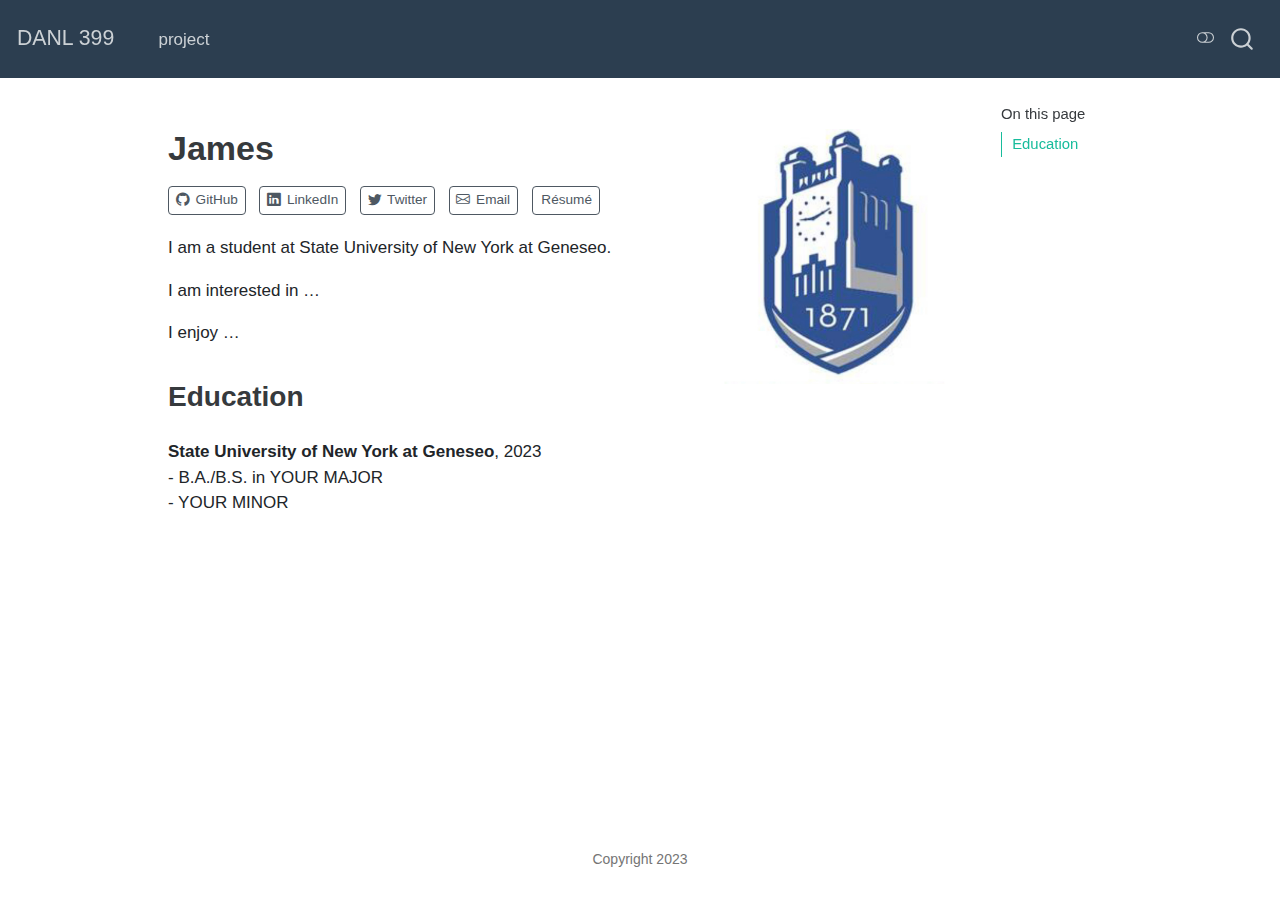
<file: index.html>
<!DOCTYPE html>
<html xmlns="http://www.w3.org/1999/xhtml" lang="en" xml:lang="en"><head>

<meta charset="utf-8">
<meta name="generator" content="quarto-1.3.353">

<meta name="viewport" content="width=device-width, initial-scale=1.0, user-scalable=yes">


<title>DANL 399 - James</title>
<style>
code{white-space: pre-wrap;}
span.smallcaps{font-variant: small-caps;}
div.columns{display: flex; gap: min(4vw, 1.5em);}
div.column{flex: auto; overflow-x: auto;}
div.hanging-indent{margin-left: 1.5em; text-indent: -1.5em;}
ul.task-list{list-style: none;}
ul.task-list li input[type="checkbox"] {
  width: 0.8em;
  margin: 0 0.8em 0.2em -1em; /* quarto-specific, see https://github.com/quarto-dev/quarto-cli/issues/4556 */ 
  vertical-align: middle;
}
</style>


<script src="site_libs/quarto-nav/quarto-nav.js"></script>
<script src="site_libs/clipboard/clipboard.min.js"></script>
<script src="site_libs/quarto-search/autocomplete.umd.js"></script>
<script src="site_libs/quarto-search/fuse.min.js"></script>
<script src="site_libs/quarto-search/quarto-search.js"></script>
<meta name="quarto:offset" content="./">
<script src="site_libs/quarto-html/quarto.js"></script>
<script src="site_libs/quarto-html/popper.min.js"></script>
<script src="site_libs/quarto-html/tippy.umd.min.js"></script>
<link href="site_libs/quarto-html/tippy.css" rel="stylesheet">
<link href="site_libs/quarto-html/quarto-syntax-highlighting.css" rel="stylesheet" class="quarto-color-scheme" id="quarto-text-highlighting-styles">
<link href="site_libs/quarto-html/quarto-syntax-highlighting-dark.css" rel="prefetch" class="quarto-color-scheme quarto-color-alternate" id="quarto-text-highlighting-styles">
<script src="site_libs/bootstrap/bootstrap.min.js"></script>
<link href="site_libs/bootstrap/bootstrap-icons.css" rel="stylesheet">
<link href="site_libs/bootstrap/bootstrap.min.css" rel="stylesheet" class="quarto-color-scheme" id="quarto-bootstrap" data-mode="light">
<link href="site_libs/bootstrap/bootstrap-dark.min.css" rel="prefetch" class="quarto-color-scheme quarto-color-alternate" id="quarto-bootstrap" data-mode="dark">
<script id="quarto-search-options" type="application/json">{
  "location": "navbar",
  "copy-button": false,
  "collapse-after": 3,
  "panel-placement": "end",
  "type": "overlay",
  "limit": 20,
  "language": {
    "search-no-results-text": "No results",
    "search-matching-documents-text": "matching documents",
    "search-copy-link-title": "Copy link to search",
    "search-hide-matches-text": "Hide additional matches",
    "search-more-match-text": "more match in this document",
    "search-more-matches-text": "more matches in this document",
    "search-clear-button-title": "Clear",
    "search-detached-cancel-button-title": "Cancel",
    "search-submit-button-title": "Submit"
  }
}</script>


<link rel="stylesheet" href="styles.css">
</head>

<body class="nav-fixed">

<div id="quarto-search-results"></div>
  <header id="quarto-header" class="headroom fixed-top">
    <nav class="navbar navbar-expand-lg navbar-dark ">
      <div class="navbar-container container-fluid">
      <div class="navbar-brand-container">
    <a class="navbar-brand" href="./index.html">
    <span class="navbar-title">DANL 399</span>
    </a>
  </div>
            <div id="quarto-search" class="" title="Search"></div>
          <button class="navbar-toggler" type="button" data-bs-toggle="collapse" data-bs-target="#navbarCollapse" aria-controls="navbarCollapse" aria-expanded="false" aria-label="Toggle navigation" onclick="if (window.quartoToggleHeadroom) { window.quartoToggleHeadroom(); }">
  <span class="navbar-toggler-icon"></span>
</button>
          <div class="collapse navbar-collapse" id="navbarCollapse">
            <ul class="navbar-nav navbar-nav-scroll me-auto">
  <li class="nav-item">
    <a class="nav-link" href="./capstone_project.html" rel="" target="">
 <span class="menu-text">project</span></a>
  </li>  
</ul>
            <div class="quarto-navbar-tools ms-auto">
  <a href="" class="quarto-color-scheme-toggle quarto-navigation-tool  px-1" onclick="window.quartoToggleColorScheme(); return false;" title="Toggle dark mode"><i class="bi"></i></a>
</div>
          </div> <!-- /navcollapse -->
      </div> <!-- /container-fluid -->
    </nav>
</header>
<!-- content -->
<div id="quarto-content" class="quarto-container page-columns page-rows-contents page-layout-article page-navbar">
<!-- sidebar -->
<!-- margin-sidebar -->
    <div id="quarto-margin-sidebar" class="sidebar margin-sidebar">
        <nav id="TOC" role="doc-toc" class="toc-active">
    <h2 id="toc-title">On this page</h2>
  <ul>
  <li><a href="#education" id="toc-education" class="nav-link active" data-scroll-target="#education">Education</a></li>
  </ul>
</nav>
    </div>
<!-- main -->
<div class="quarto-about-solana column-body">
  <div class="about-entity">
    <div class="entity-contents">
      <header id="title-block-header" class="quarto-title-block default">
<div class="quarto-title">
<h1 class="title">James</h1>
</div>
<div class="quarto-title-meta">
  </div>
</header> <div class="about-links">
  <a href="https://github.com/YOUR_GITHUB" class="about-link" rel="" target="">
    <i class="bi bi-github"></i>
     <span class="about-link-text">GitHub</span>
  </a>
  <a href="https://www.linkedin.com/in/YOUR_LINKEDIN/" class="about-link" rel="" target="">
    <i class="bi bi-linkedin"></i>
     <span class="about-link-text">LinkedIn</span>
  </a>
  <a href="https://twitter.com/YOUR_SOCIAL_MEDIA" class="about-link" rel="" target="">
    <i class="bi bi-twitter"></i>
     <span class="about-link-text">Twitter</span>
  </a>
  <a href="mailto:YOUR_EMAIL@geneseo.edu" class="about-link" rel="" target="">
    <i class="bi bi-envelope"></i>
     <span class="about-link-text">Email</span>
  </a>
  <a href="https://YOUR_GITHUB.github.io/YOUR_RESUME.pdf" class="about-link" rel="" target="">
    <i class="bi bi-file-pd"></i>
     <span class="about-link-text">Résumé</span>
  </a>
</div>
      <div class="about-contents"><main class="content" id="quarto-document-content">

<p>I am a student at State University of New York at Geneseo.</p>
<p>I am interested in …</p>
<p>I enjoy …</p>
<section id="education" class="level2">
<h2 data-anchor-id="education">Education</h2>
<p><strong>State University of New York at Geneseo</strong>, 2023<br> - B.A./B.S. in YOUR MAJOR<br> - YOUR MINOR</p>


</section>
</main></div>
    </div>
    <img src="img/logo.png" class="about-image
  rounded " style="width: 15em;">
  </div>
</div>
 <!-- /main -->
<script type="text/javascript" src="links.js"></script>
<script id="quarto-html-after-body" type="application/javascript">
window.document.addEventListener("DOMContentLoaded", function (event) {
  const toggleBodyColorMode = (bsSheetEl) => {
    const mode = bsSheetEl.getAttribute("data-mode");
    const bodyEl = window.document.querySelector("body");
    if (mode === "dark") {
      bodyEl.classList.add("quarto-dark");
      bodyEl.classList.remove("quarto-light");
    } else {
      bodyEl.classList.add("quarto-light");
      bodyEl.classList.remove("quarto-dark");
    }
  }
  const toggleBodyColorPrimary = () => {
    const bsSheetEl = window.document.querySelector("link#quarto-bootstrap");
    if (bsSheetEl) {
      toggleBodyColorMode(bsSheetEl);
    }
  }
  toggleBodyColorPrimary();  
  const disableStylesheet = (stylesheets) => {
    for (let i=0; i < stylesheets.length; i++) {
      const stylesheet = stylesheets[i];
      stylesheet.rel = 'prefetch';
    }
  }
  const enableStylesheet = (stylesheets) => {
    for (let i=0; i < stylesheets.length; i++) {
      const stylesheet = stylesheets[i];
      stylesheet.rel = 'stylesheet';
    }
  }
  const manageTransitions = (selector, allowTransitions) => {
    const els = window.document.querySelectorAll(selector);
    for (let i=0; i < els.length; i++) {
      const el = els[i];
      if (allowTransitions) {
        el.classList.remove('notransition');
      } else {
        el.classList.add('notransition');
      }
    }
  }
  const toggleColorMode = (alternate) => {
    // Switch the stylesheets
    const alternateStylesheets = window.document.querySelectorAll('link.quarto-color-scheme.quarto-color-alternate');
    manageTransitions('#quarto-margin-sidebar .nav-link', false);
    if (alternate) {
      enableStylesheet(alternateStylesheets);
      for (const sheetNode of alternateStylesheets) {
        if (sheetNode.id === "quarto-bootstrap") {
          toggleBodyColorMode(sheetNode);
        }
      }
    } else {
      disableStylesheet(alternateStylesheets);
      toggleBodyColorPrimary();
    }
    manageTransitions('#quarto-margin-sidebar .nav-link', true);
    // Switch the toggles
    const toggles = window.document.querySelectorAll('.quarto-color-scheme-toggle');
    for (let i=0; i < toggles.length; i++) {
      const toggle = toggles[i];
      if (toggle) {
        if (alternate) {
          toggle.classList.add("alternate");     
        } else {
          toggle.classList.remove("alternate");
        }
      }
    }
    // Hack to workaround the fact that safari doesn't
    // properly recolor the scrollbar when toggling (#1455)
    if (navigator.userAgent.indexOf('Safari') > 0 && navigator.userAgent.indexOf('Chrome') == -1) {
      manageTransitions("body", false);
      window.scrollTo(0, 1);
      setTimeout(() => {
        window.scrollTo(0, 0);
        manageTransitions("body", true);
      }, 40);  
    }
  }
  const isFileUrl = () => { 
    return window.location.protocol === 'file:';
  }
  const hasAlternateSentinel = () => {  
    let styleSentinel = getColorSchemeSentinel();
    if (styleSentinel !== null) {
      return styleSentinel === "alternate";
    } else {
      return false;
    }
  }
  const setStyleSentinel = (alternate) => {
    const value = alternate ? "alternate" : "default";
    if (!isFileUrl()) {
      window.localStorage.setItem("quarto-color-scheme", value);
    } else {
      localAlternateSentinel = value;
    }
  }
  const getColorSchemeSentinel = () => {
    if (!isFileUrl()) {
      const storageValue = window.localStorage.getItem("quarto-color-scheme");
      return storageValue != null ? storageValue : localAlternateSentinel;
    } else {
      return localAlternateSentinel;
    }
  }
  let localAlternateSentinel = 'default';
  // Dark / light mode switch
  window.quartoToggleColorScheme = () => {
    // Read the current dark / light value 
    let toAlternate = !hasAlternateSentinel();
    toggleColorMode(toAlternate);
    setStyleSentinel(toAlternate);
  };
  // Ensure there is a toggle, if there isn't float one in the top right
  if (window.document.querySelector('.quarto-color-scheme-toggle') === null) {
    const a = window.document.createElement('a');
    a.classList.add('top-right');
    a.classList.add('quarto-color-scheme-toggle');
    a.href = "";
    a.onclick = function() { try { window.quartoToggleColorScheme(); } catch {} return false; };
    const i = window.document.createElement("i");
    i.classList.add('bi');
    a.appendChild(i);
    window.document.body.appendChild(a);
  }
  // Switch to dark mode if need be
  if (hasAlternateSentinel()) {
    toggleColorMode(true);
  } else {
    toggleColorMode(false);
  }
  const isCodeAnnotation = (el) => {
    for (const clz of el.classList) {
      if (clz.startsWith('code-annotation-')) {                     
        return true;
      }
    }
    return false;
  }
  const clipboard = new window.ClipboardJS('.code-copy-button', {
    text: function(trigger) {
      const codeEl = trigger.previousElementSibling.cloneNode(true);
      for (const childEl of codeEl.children) {
        if (isCodeAnnotation(childEl)) {
          childEl.remove();
        }
      }
      return codeEl.innerText;
    }
  });
  clipboard.on('success', function(e) {
    // button target
    const button = e.trigger;
    // don't keep focus
    button.blur();
    // flash "checked"
    button.classList.add('code-copy-button-checked');
    var currentTitle = button.getAttribute("title");
    button.setAttribute("title", "Copied!");
    let tooltip;
    if (window.bootstrap) {
      button.setAttribute("data-bs-toggle", "tooltip");
      button.setAttribute("data-bs-placement", "left");
      button.setAttribute("data-bs-title", "Copied!");
      tooltip = new bootstrap.Tooltip(button, 
        { trigger: "manual", 
          customClass: "code-copy-button-tooltip",
          offset: [0, -8]});
      tooltip.show();    
    }
    setTimeout(function() {
      if (tooltip) {
        tooltip.hide();
        button.removeAttribute("data-bs-title");
        button.removeAttribute("data-bs-toggle");
        button.removeAttribute("data-bs-placement");
      }
      button.setAttribute("title", currentTitle);
      button.classList.remove('code-copy-button-checked');
    }, 1000);
    // clear code selection
    e.clearSelection();
  });
  function tippyHover(el, contentFn) {
    const config = {
      allowHTML: true,
      content: contentFn,
      maxWidth: 500,
      delay: 100,
      arrow: false,
      appendTo: function(el) {
          return el.parentElement;
      },
      interactive: true,
      interactiveBorder: 10,
      theme: 'quarto',
      placement: 'bottom-start'
    };
    window.tippy(el, config); 
  }
  const noterefs = window.document.querySelectorAll('a[role="doc-noteref"]');
  for (var i=0; i<noterefs.length; i++) {
    const ref = noterefs[i];
    tippyHover(ref, function() {
      // use id or data attribute instead here
      let href = ref.getAttribute('data-footnote-href') || ref.getAttribute('href');
      try { href = new URL(href).hash; } catch {}
      const id = href.replace(/^#\/?/, "");
      const note = window.document.getElementById(id);
      return note.innerHTML;
    });
  }
      let selectedAnnoteEl;
      const selectorForAnnotation = ( cell, annotation) => {
        let cellAttr = 'data-code-cell="' + cell + '"';
        let lineAttr = 'data-code-annotation="' +  annotation + '"';
        const selector = 'span[' + cellAttr + '][' + lineAttr + ']';
        return selector;
      }
      const selectCodeLines = (annoteEl) => {
        const doc = window.document;
        const targetCell = annoteEl.getAttribute("data-target-cell");
        const targetAnnotation = annoteEl.getAttribute("data-target-annotation");
        const annoteSpan = window.document.querySelector(selectorForAnnotation(targetCell, targetAnnotation));
        const lines = annoteSpan.getAttribute("data-code-lines").split(",");
        const lineIds = lines.map((line) => {
          return targetCell + "-" + line;
        })
        let top = null;
        let height = null;
        let parent = null;
        if (lineIds.length > 0) {
            //compute the position of the single el (top and bottom and make a div)
            const el = window.document.getElementById(lineIds[0]);
            top = el.offsetTop;
            height = el.offsetHeight;
            parent = el.parentElement.parentElement;
          if (lineIds.length > 1) {
            const lastEl = window.document.getElementById(lineIds[lineIds.length - 1]);
            const bottom = lastEl.offsetTop + lastEl.offsetHeight;
            height = bottom - top;
          }
          if (top !== null && height !== null && parent !== null) {
            // cook up a div (if necessary) and position it 
            let div = window.document.getElementById("code-annotation-line-highlight");
            if (div === null) {
              div = window.document.createElement("div");
              div.setAttribute("id", "code-annotation-line-highlight");
              div.style.position = 'absolute';
              parent.appendChild(div);
            }
            div.style.top = top - 2 + "px";
            div.style.height = height + 4 + "px";
            let gutterDiv = window.document.getElementById("code-annotation-line-highlight-gutter");
            if (gutterDiv === null) {
              gutterDiv = window.document.createElement("div");
              gutterDiv.setAttribute("id", "code-annotation-line-highlight-gutter");
              gutterDiv.style.position = 'absolute';
              const codeCell = window.document.getElementById(targetCell);
              const gutter = codeCell.querySelector('.code-annotation-gutter');
              gutter.appendChild(gutterDiv);
            }
            gutterDiv.style.top = top - 2 + "px";
            gutterDiv.style.height = height + 4 + "px";
          }
          selectedAnnoteEl = annoteEl;
        }
      };
      const unselectCodeLines = () => {
        const elementsIds = ["code-annotation-line-highlight", "code-annotation-line-highlight-gutter"];
        elementsIds.forEach((elId) => {
          const div = window.document.getElementById(elId);
          if (div) {
            div.remove();
          }
        });
        selectedAnnoteEl = undefined;
      };
      // Attach click handler to the DT
      const annoteDls = window.document.querySelectorAll('dt[data-target-cell]');
      for (const annoteDlNode of annoteDls) {
        annoteDlNode.addEventListener('click', (event) => {
          const clickedEl = event.target;
          if (clickedEl !== selectedAnnoteEl) {
            unselectCodeLines();
            const activeEl = window.document.querySelector('dt[data-target-cell].code-annotation-active');
            if (activeEl) {
              activeEl.classList.remove('code-annotation-active');
            }
            selectCodeLines(clickedEl);
            clickedEl.classList.add('code-annotation-active');
          } else {
            // Unselect the line
            unselectCodeLines();
            clickedEl.classList.remove('code-annotation-active');
          }
        });
      }
  const findCites = (el) => {
    const parentEl = el.parentElement;
    if (parentEl) {
      const cites = parentEl.dataset.cites;
      if (cites) {
        return {
          el,
          cites: cites.split(' ')
        };
      } else {
        return findCites(el.parentElement)
      }
    } else {
      return undefined;
    }
  };
  var bibliorefs = window.document.querySelectorAll('a[role="doc-biblioref"]');
  for (var i=0; i<bibliorefs.length; i++) {
    const ref = bibliorefs[i];
    const citeInfo = findCites(ref);
    if (citeInfo) {
      tippyHover(citeInfo.el, function() {
        var popup = window.document.createElement('div');
        citeInfo.cites.forEach(function(cite) {
          var citeDiv = window.document.createElement('div');
          citeDiv.classList.add('hanging-indent');
          citeDiv.classList.add('csl-entry');
          var biblioDiv = window.document.getElementById('ref-' + cite);
          if (biblioDiv) {
            citeDiv.innerHTML = biblioDiv.innerHTML;
          }
          popup.appendChild(citeDiv);
        });
        return popup.innerHTML;
      });
    }
  }
});
</script>
</div> <!-- /content -->
<footer class="footer">
  <div class="nav-footer">
    <div class="nav-footer-left">
      &nbsp;
    </div>   
    <div class="nav-footer-center">Copyright 2023</div>
    <div class="nav-footer-right">
      &nbsp;
    </div>
  </div>
</footer>



</body></html>
</file>
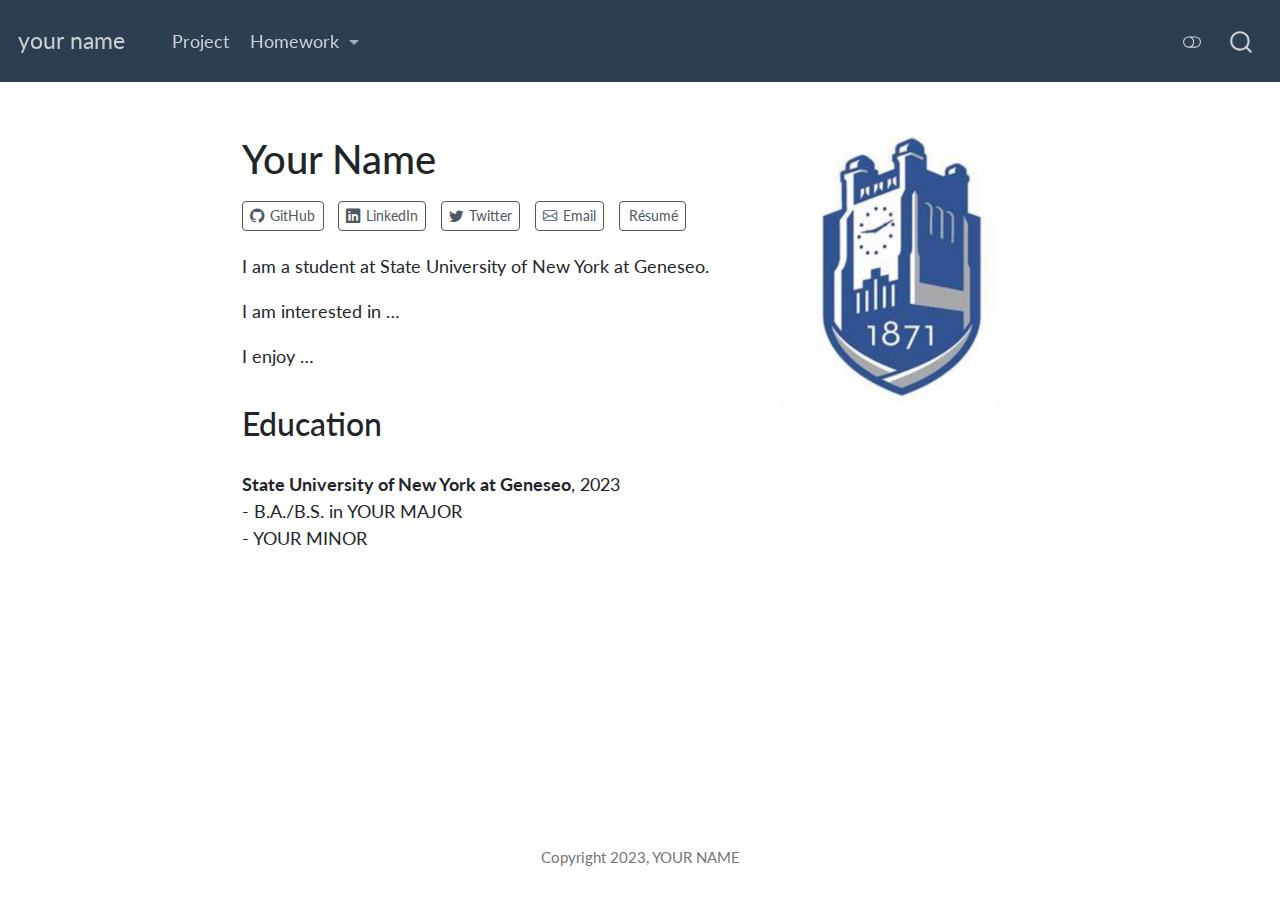
<file: docs/index.html>
<!DOCTYPE html>
<html xmlns="http://www.w3.org/1999/xhtml" lang="en" xml:lang="en"><head>

<meta charset="utf-8">
<meta name="generator" content="quarto-1.2.269">

<meta name="viewport" content="width=device-width, initial-scale=1.0, user-scalable=yes">


<title>your name - Your Name</title>
<style>
code{white-space: pre-wrap;}
span.smallcaps{font-variant: small-caps;}
div.columns{display: flex; gap: min(4vw, 1.5em);}
div.column{flex: auto; overflow-x: auto;}
div.hanging-indent{margin-left: 1.5em; text-indent: -1.5em;}
ul.task-list{list-style: none;}
ul.task-list li input[type="checkbox"] {
  width: 0.8em;
  margin: 0 0.8em 0.2em -1.6em;
  vertical-align: middle;
}
</style>


<script src="site_libs/quarto-nav/quarto-nav.js"></script>
<script src="site_libs/clipboard/clipboard.min.js"></script>
<script src="site_libs/quarto-search/autocomplete.umd.js"></script>
<script src="site_libs/quarto-search/fuse.min.js"></script>
<script src="site_libs/quarto-search/quarto-search.js"></script>
<meta name="quarto:offset" content="./">
<script src="site_libs/quarto-html/quarto.js"></script>
<script src="site_libs/quarto-html/popper.min.js"></script>
<script src="site_libs/quarto-html/tippy.umd.min.js"></script>
<link href="site_libs/quarto-html/tippy.css" rel="stylesheet">
<link href="site_libs/quarto-html/quarto-syntax-highlighting.css" rel="stylesheet" class="quarto-color-scheme" id="quarto-text-highlighting-styles">
<link href="site_libs/quarto-html/quarto-syntax-highlighting-dark.css" rel="prefetch" class="quarto-color-scheme quarto-color-alternate" id="quarto-text-highlighting-styles">
<script src="site_libs/bootstrap/bootstrap.min.js"></script>
<link href="site_libs/bootstrap/bootstrap-icons.css" rel="stylesheet">
<link href="site_libs/bootstrap/bootstrap.min.css" rel="stylesheet" class="quarto-color-scheme" id="quarto-bootstrap" data-mode="light">
<link href="site_libs/bootstrap/bootstrap-dark.min.css" rel="prefetch" class="quarto-color-scheme quarto-color-alternate" id="quarto-bootstrap" data-mode="dark">
<script id="quarto-search-options" type="application/json">{
  "location": "navbar",
  "copy-button": false,
  "collapse-after": 3,
  "panel-placement": "end",
  "type": "overlay",
  "limit": 20,
  "language": {
    "search-no-results-text": "No results",
    "search-matching-documents-text": "matching documents",
    "search-copy-link-title": "Copy link to search",
    "search-hide-matches-text": "Hide additional matches",
    "search-more-match-text": "more match in this document",
    "search-more-matches-text": "more matches in this document",
    "search-clear-button-title": "Clear",
    "search-detached-cancel-button-title": "Cancel",
    "search-submit-button-title": "Submit"
  }
}</script>


</head>

<body class="nav-fixed fullcontent">

<div id="quarto-search-results"></div>
  <header id="quarto-header" class="headroom fixed-top">
    <nav class="navbar navbar-expand-lg navbar-dark ">
      <div class="navbar-container container-fluid">
      <div class="navbar-brand-container">
    <a class="navbar-brand" href="./index.html">
    <span class="navbar-title">your name</span>
    </a>
  </div>
          <button class="navbar-toggler" type="button" data-bs-toggle="collapse" data-bs-target="#navbarCollapse" aria-controls="navbarCollapse" aria-expanded="false" aria-label="Toggle navigation" onclick="if (window.quartoToggleHeadroom) { window.quartoToggleHeadroom(); }">
  <span class="navbar-toggler-icon"></span>
</button>
          <div class="collapse navbar-collapse" id="navbarCollapse">
            <ul class="navbar-nav navbar-nav-scroll me-auto">
  <li class="nav-item">
    <a class="nav-link" href="./teamproj0.html">
 <span class="menu-text">Project</span></a>
  </li>  
  <li class="nav-item dropdown ">
    <a class="nav-link dropdown-toggle" href="#" id="nav-menu-homework" role="button" data-bs-toggle="dropdown" aria-expanded="false">
 <span class="menu-text">Homework</span>
    </a>
    <ul class="dropdown-menu" aria-labelledby="nav-menu-homework">    
        <li>
    <a class="dropdown-item" href="./hw0.html">
 <span class="dropdown-text">hw0</span></a>
  </li>  
    </ul>
  </li>
</ul>
              <div class="quarto-toggle-container">
                  <a href="" class="quarto-color-scheme-toggle nav-link" onclick="window.quartoToggleColorScheme(); return false;" title="Toggle dark mode"><i class="bi"></i></a>
              </div>
              <div id="quarto-search" class="" title="Search"></div>
          </div> <!-- /navcollapse -->
      </div> <!-- /container-fluid -->
    </nav>
</header>
<!-- content -->
<div id="quarto-content" class="quarto-container page-columns page-rows-contents page-layout-article page-navbar">
<!-- sidebar -->
<!-- margin-sidebar -->
    
<!-- main -->
<div class="quarto-about-solana column-body">
  <div class="about-entity">
    <div class="entity-contents">
      <header id="title-block-header" class="quarto-title-block default">
<div class="quarto-title">
<h1 class="title">Your Name</h1>
</div>
<div class="quarto-title-meta">
  </div>
</header> <div class="about-links">
  <a href="https://github.com/YOUR_GITHUB" class="about-link">
    <i class="bi bi-github"></i>
     <span class="about-link-text">GitHub</span>
  </a>
  <a href="https://www.linkedin.com/in/YOUR_LINKEDIN/" class="about-link">
    <i class="bi bi-linkedin"></i>
     <span class="about-link-text">LinkedIn</span>
  </a>
  <a href="https://twitter.com/YOUR_SOCIAL_MEDIA" class="about-link">
    <i class="bi bi-twitter"></i>
     <span class="about-link-text">Twitter</span>
  </a>
  <a href="mailto:YOUR_EMAIL@geneseo.edu" class="about-link">
    <i class="bi bi-envelope"></i>
     <span class="about-link-text">Email</span>
  </a>
  <a href="https://YOUR_GITHUB.github.io/YOUR_RESUME.pdf" class="about-link">
    <i class="bi bi-file-pd"></i>
     <span class="about-link-text">Résumé</span>
  </a>
</div>
      <div class="about-contents"><main class="content" id="quarto-document-content">
<p>I am a student at State University of New York at Geneseo.</p>
<p>I am interested in …</p>
<p>I enjoy …</p>
<section id="education" class="level2">
<h2 data-anchor-id="education">Education</h2>
<p><strong>State University of New York at Geneseo</strong>, 2023<br> - B.A./B.S. in YOUR MAJOR<br> - YOUR MINOR</p>


</section>
</main></div>
    </div>
    <img src="img/logo.png" class="about-image
  rounded " style="width: 15em;">
  </div>
</div>
 <!-- /main -->
<script type="text/javascript" src="links.js"></script>
<script id="quarto-html-after-body" type="application/javascript">
window.document.addEventListener("DOMContentLoaded", function (event) {
  const toggleBodyColorMode = (bsSheetEl) => {
    const mode = bsSheetEl.getAttribute("data-mode");
    const bodyEl = window.document.querySelector("body");
    if (mode === "dark") {
      bodyEl.classList.add("quarto-dark");
      bodyEl.classList.remove("quarto-light");
    } else {
      bodyEl.classList.add("quarto-light");
      bodyEl.classList.remove("quarto-dark");
    }
  }
  const toggleBodyColorPrimary = () => {
    const bsSheetEl = window.document.querySelector("link#quarto-bootstrap");
    if (bsSheetEl) {
      toggleBodyColorMode(bsSheetEl);
    }
  }
  toggleBodyColorPrimary();  
  const disableStylesheet = (stylesheets) => {
    for (let i=0; i < stylesheets.length; i++) {
      const stylesheet = stylesheets[i];
      stylesheet.rel = 'prefetch';
    }
  }
  const enableStylesheet = (stylesheets) => {
    for (let i=0; i < stylesheets.length; i++) {
      const stylesheet = stylesheets[i];
      stylesheet.rel = 'stylesheet';
    }
  }
  const manageTransitions = (selector, allowTransitions) => {
    const els = window.document.querySelectorAll(selector);
    for (let i=0; i < els.length; i++) {
      const el = els[i];
      if (allowTransitions) {
        el.classList.remove('notransition');
      } else {
        el.classList.add('notransition');
      }
    }
  }
  const toggleColorMode = (alternate) => {
    // Switch the stylesheets
    const alternateStylesheets = window.document.querySelectorAll('link.quarto-color-scheme.quarto-color-alternate');
    manageTransitions('#quarto-margin-sidebar .nav-link', false);
    if (alternate) {
      enableStylesheet(alternateStylesheets);
      for (const sheetNode of alternateStylesheets) {
        if (sheetNode.id === "quarto-bootstrap") {
          toggleBodyColorMode(sheetNode);
        }
      }
    } else {
      disableStylesheet(alternateStylesheets);
      toggleBodyColorPrimary();
    }
    manageTransitions('#quarto-margin-sidebar .nav-link', true);
    // Switch the toggles
    const toggles = window.document.querySelectorAll('.quarto-color-scheme-toggle');
    for (let i=0; i < toggles.length; i++) {
      const toggle = toggles[i];
      if (toggle) {
        if (alternate) {
          toggle.classList.add("alternate");     
        } else {
          toggle.classList.remove("alternate");
        }
      }
    }
    // Hack to workaround the fact that safari doesn't
    // properly recolor the scrollbar when toggling (#1455)
    if (navigator.userAgent.indexOf('Safari') > 0 && navigator.userAgent.indexOf('Chrome') == -1) {
      manageTransitions("body", false);
      window.scrollTo(0, 1);
      setTimeout(() => {
        window.scrollTo(0, 0);
        manageTransitions("body", true);
      }, 40);  
    }
  }
  const isFileUrl = () => { 
    return window.location.protocol === 'file:';
  }
  const hasAlternateSentinel = () => {  
    let styleSentinel = getColorSchemeSentinel();
    if (styleSentinel !== null) {
      return styleSentinel === "alternate";
    } else {
      return false;
    }
  }
  const setStyleSentinel = (alternate) => {
    const value = alternate ? "alternate" : "default";
    if (!isFileUrl()) {
      window.localStorage.setItem("quarto-color-scheme", value);
    } else {
      localAlternateSentinel = value;
    }
  }
  const getColorSchemeSentinel = () => {
    if (!isFileUrl()) {
      const storageValue = window.localStorage.getItem("quarto-color-scheme");
      return storageValue != null ? storageValue : localAlternateSentinel;
    } else {
      return localAlternateSentinel;
    }
  }
  let localAlternateSentinel = 'default';
  // Dark / light mode switch
  window.quartoToggleColorScheme = () => {
    // Read the current dark / light value 
    let toAlternate = !hasAlternateSentinel();
    toggleColorMode(toAlternate);
    setStyleSentinel(toAlternate);
  };
  // Ensure there is a toggle, if there isn't float one in the top right
  if (window.document.querySelector('.quarto-color-scheme-toggle') === null) {
    const a = window.document.createElement('a');
    a.classList.add('top-right');
    a.classList.add('quarto-color-scheme-toggle');
    a.href = "";
    a.onclick = function() { try { window.quartoToggleColorScheme(); } catch {} return false; };
    const i = window.document.createElement("i");
    i.classList.add('bi');
    a.appendChild(i);
    window.document.body.appendChild(a);
  }
  // Switch to dark mode if need be
  if (hasAlternateSentinel()) {
    toggleColorMode(true);
  } else {
    toggleColorMode(false);
  }
  const clipboard = new window.ClipboardJS('.code-copy-button', {
    target: function(trigger) {
      return trigger.previousElementSibling;
    }
  });
  clipboard.on('success', function(e) {
    // button target
    const button = e.trigger;
    // don't keep focus
    button.blur();
    // flash "checked"
    button.classList.add('code-copy-button-checked');
    var currentTitle = button.getAttribute("title");
    button.setAttribute("title", "Copied!");
    let tooltip;
    if (window.bootstrap) {
      button.setAttribute("data-bs-toggle", "tooltip");
      button.setAttribute("data-bs-placement", "left");
      button.setAttribute("data-bs-title", "Copied!");
      tooltip = new bootstrap.Tooltip(button, 
        { trigger: "manual", 
          customClass: "code-copy-button-tooltip",
          offset: [0, -8]});
      tooltip.show();    
    }
    setTimeout(function() {
      if (tooltip) {
        tooltip.hide();
        button.removeAttribute("data-bs-title");
        button.removeAttribute("data-bs-toggle");
        button.removeAttribute("data-bs-placement");
      }
      button.setAttribute("title", currentTitle);
      button.classList.remove('code-copy-button-checked');
    }, 1000);
    // clear code selection
    e.clearSelection();
  });
  function tippyHover(el, contentFn) {
    const config = {
      allowHTML: true,
      content: contentFn,
      maxWidth: 500,
      delay: 100,
      arrow: false,
      appendTo: function(el) {
          return el.parentElement;
      },
      interactive: true,
      interactiveBorder: 10,
      theme: 'quarto',
      placement: 'bottom-start'
    };
    window.tippy(el, config); 
  }
  const noterefs = window.document.querySelectorAll('a[role="doc-noteref"]');
  for (var i=0; i<noterefs.length; i++) {
    const ref = noterefs[i];
    tippyHover(ref, function() {
      // use id or data attribute instead here
      let href = ref.getAttribute('data-footnote-href') || ref.getAttribute('href');
      try { href = new URL(href).hash; } catch {}
      const id = href.replace(/^#\/?/, "");
      const note = window.document.getElementById(id);
      return note.innerHTML;
    });
  }
  const findCites = (el) => {
    const parentEl = el.parentElement;
    if (parentEl) {
      const cites = parentEl.dataset.cites;
      if (cites) {
        return {
          el,
          cites: cites.split(' ')
        };
      } else {
        return findCites(el.parentElement)
      }
    } else {
      return undefined;
    }
  };
  var bibliorefs = window.document.querySelectorAll('a[role="doc-biblioref"]');
  for (var i=0; i<bibliorefs.length; i++) {
    const ref = bibliorefs[i];
    const citeInfo = findCites(ref);
    if (citeInfo) {
      tippyHover(citeInfo.el, function() {
        var popup = window.document.createElement('div');
        citeInfo.cites.forEach(function(cite) {
          var citeDiv = window.document.createElement('div');
          citeDiv.classList.add('hanging-indent');
          citeDiv.classList.add('csl-entry');
          var biblioDiv = window.document.getElementById('ref-' + cite);
          if (biblioDiv) {
            citeDiv.innerHTML = biblioDiv.innerHTML;
          }
          popup.appendChild(citeDiv);
        });
        return popup.innerHTML;
      });
    }
  }
});
</script>
</div> <!-- /content -->
<footer class="footer">
  <div class="nav-footer">
      <div class="nav-footer-center">Copyright 2023, YOUR NAME</div>
  </div>
</footer>



</body></html>
</file>
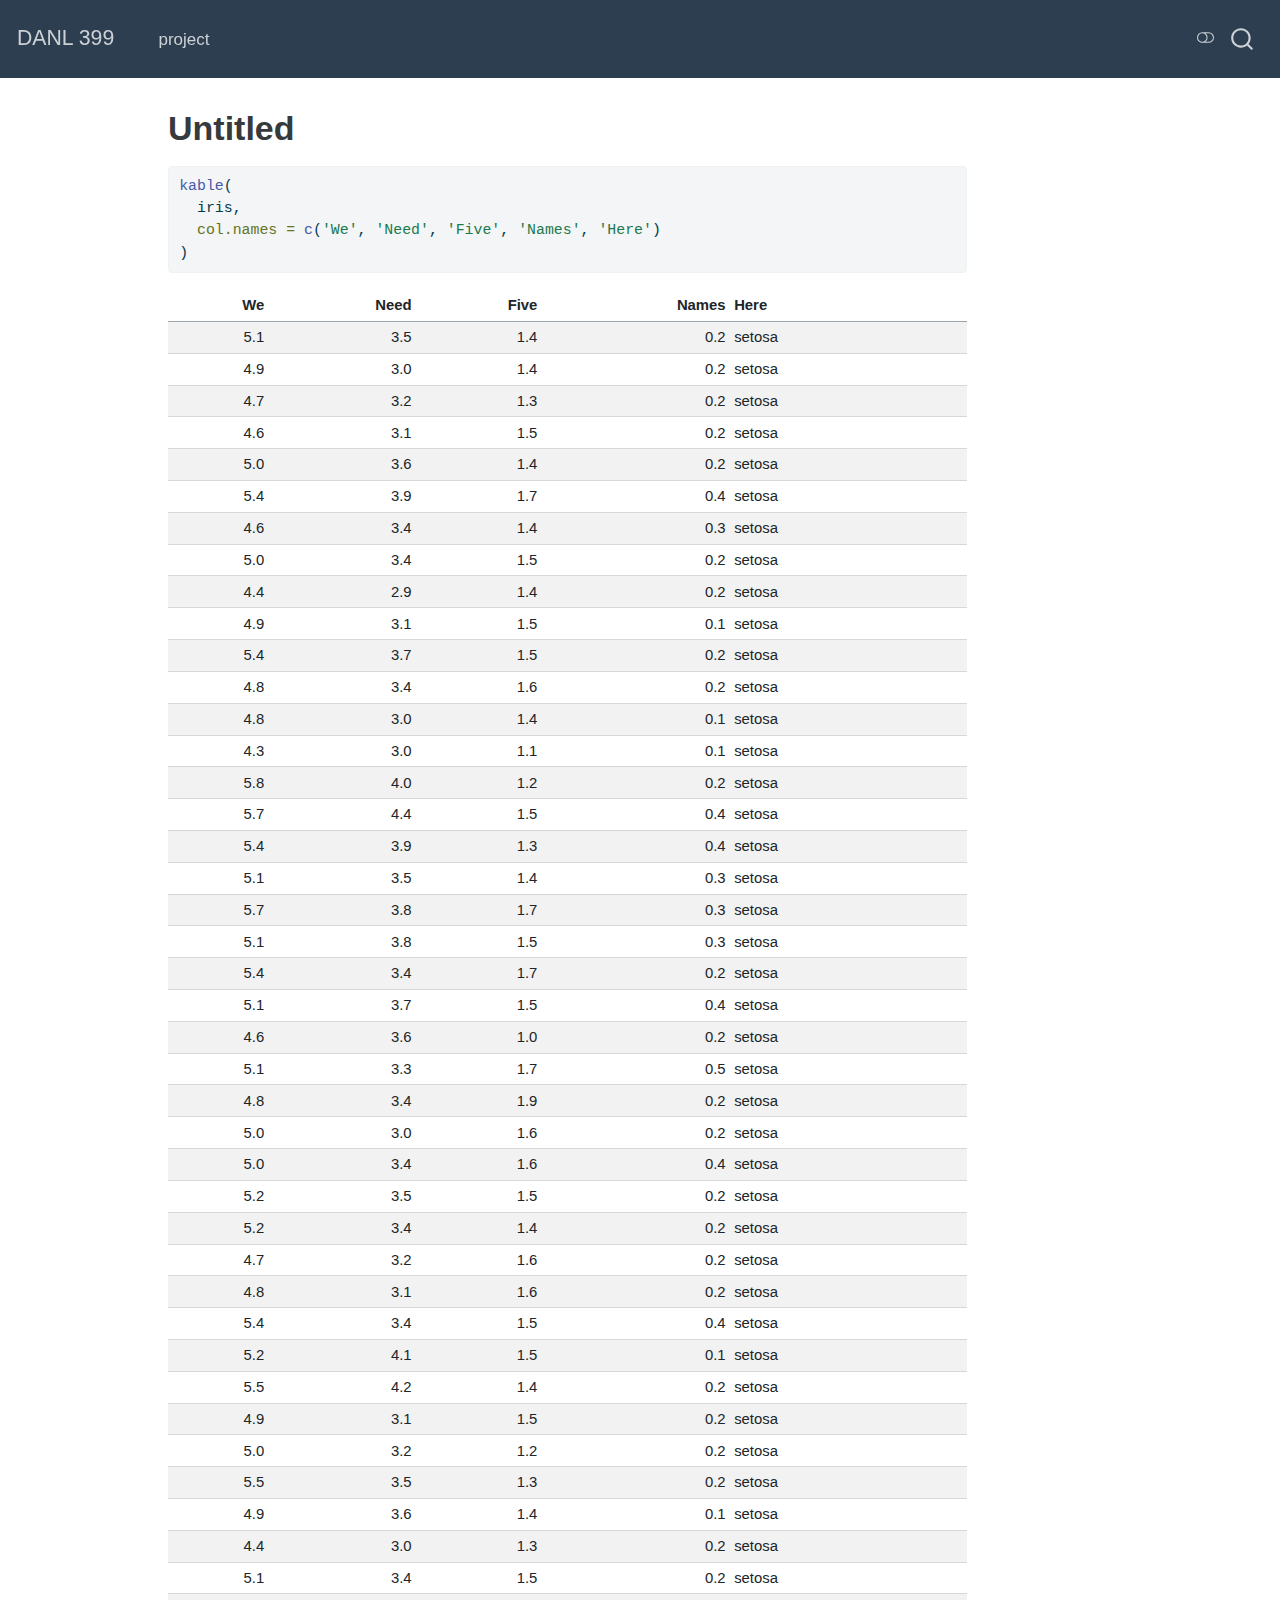
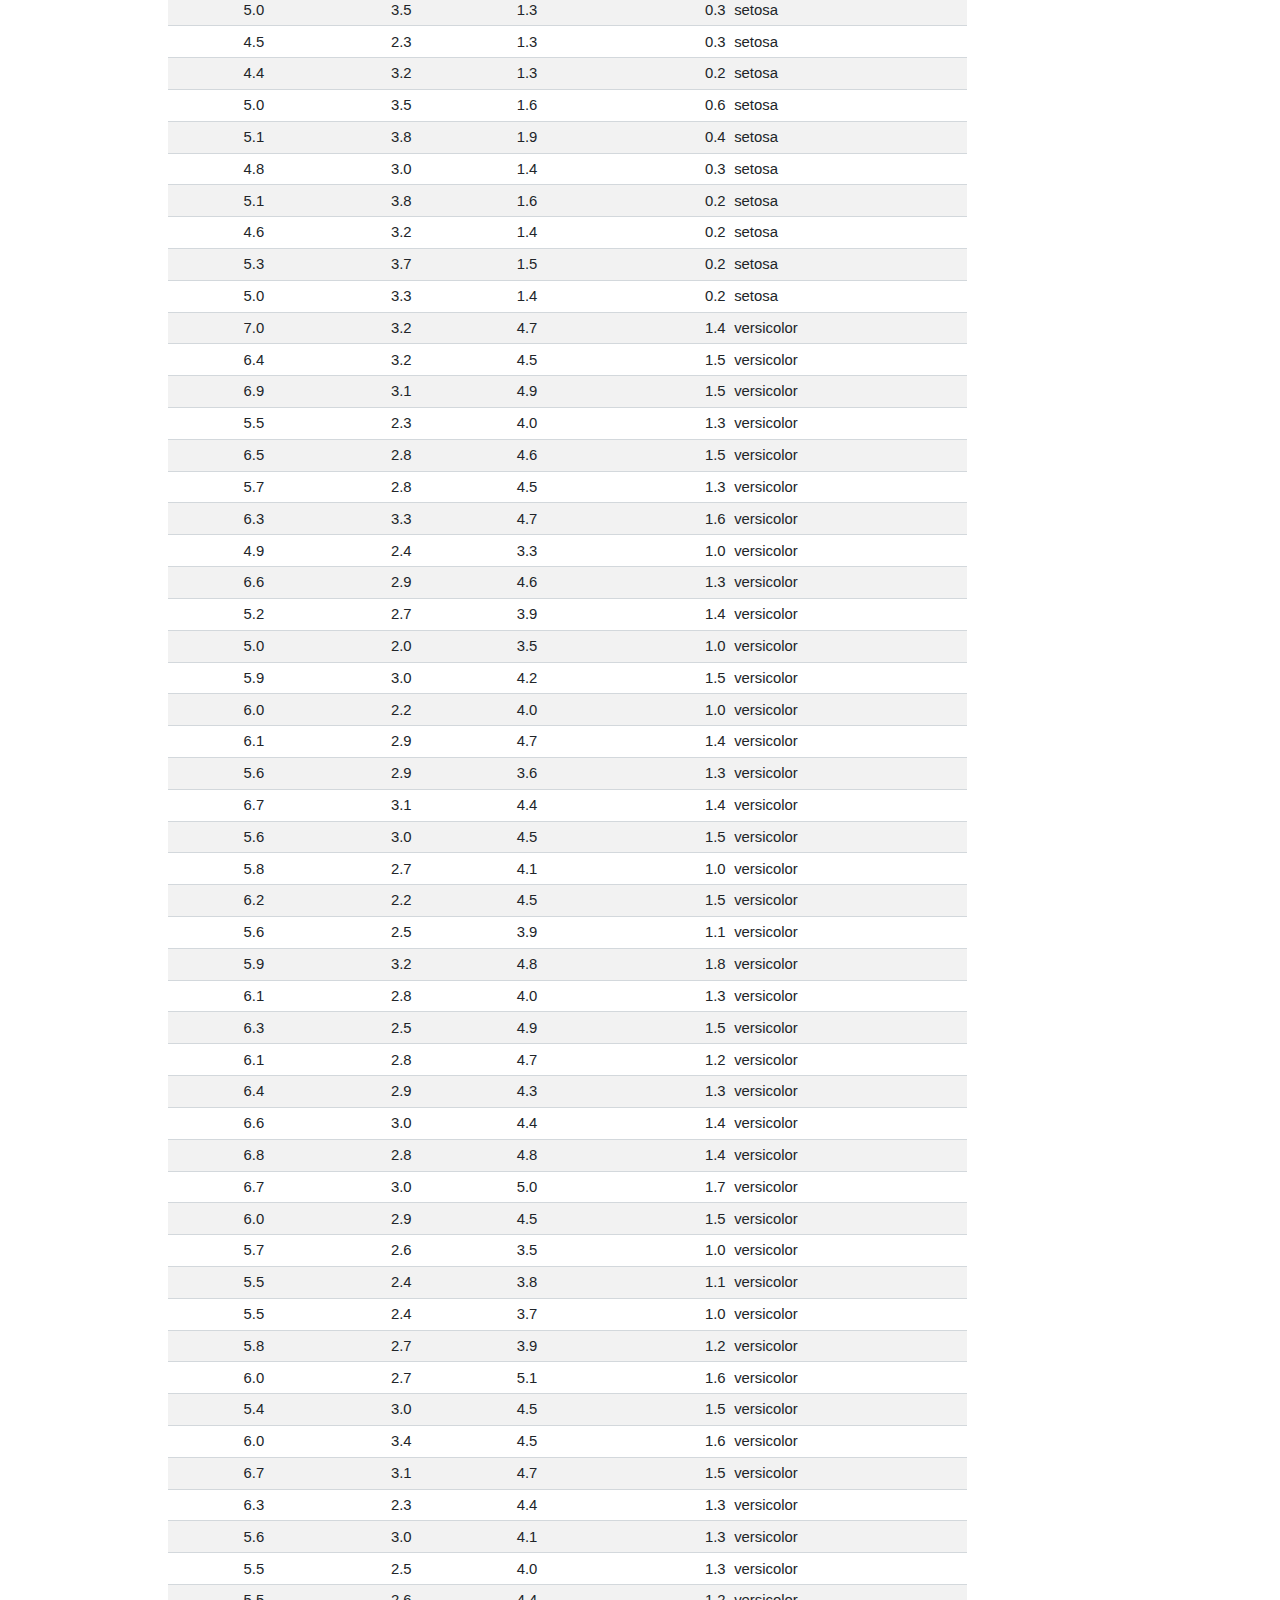
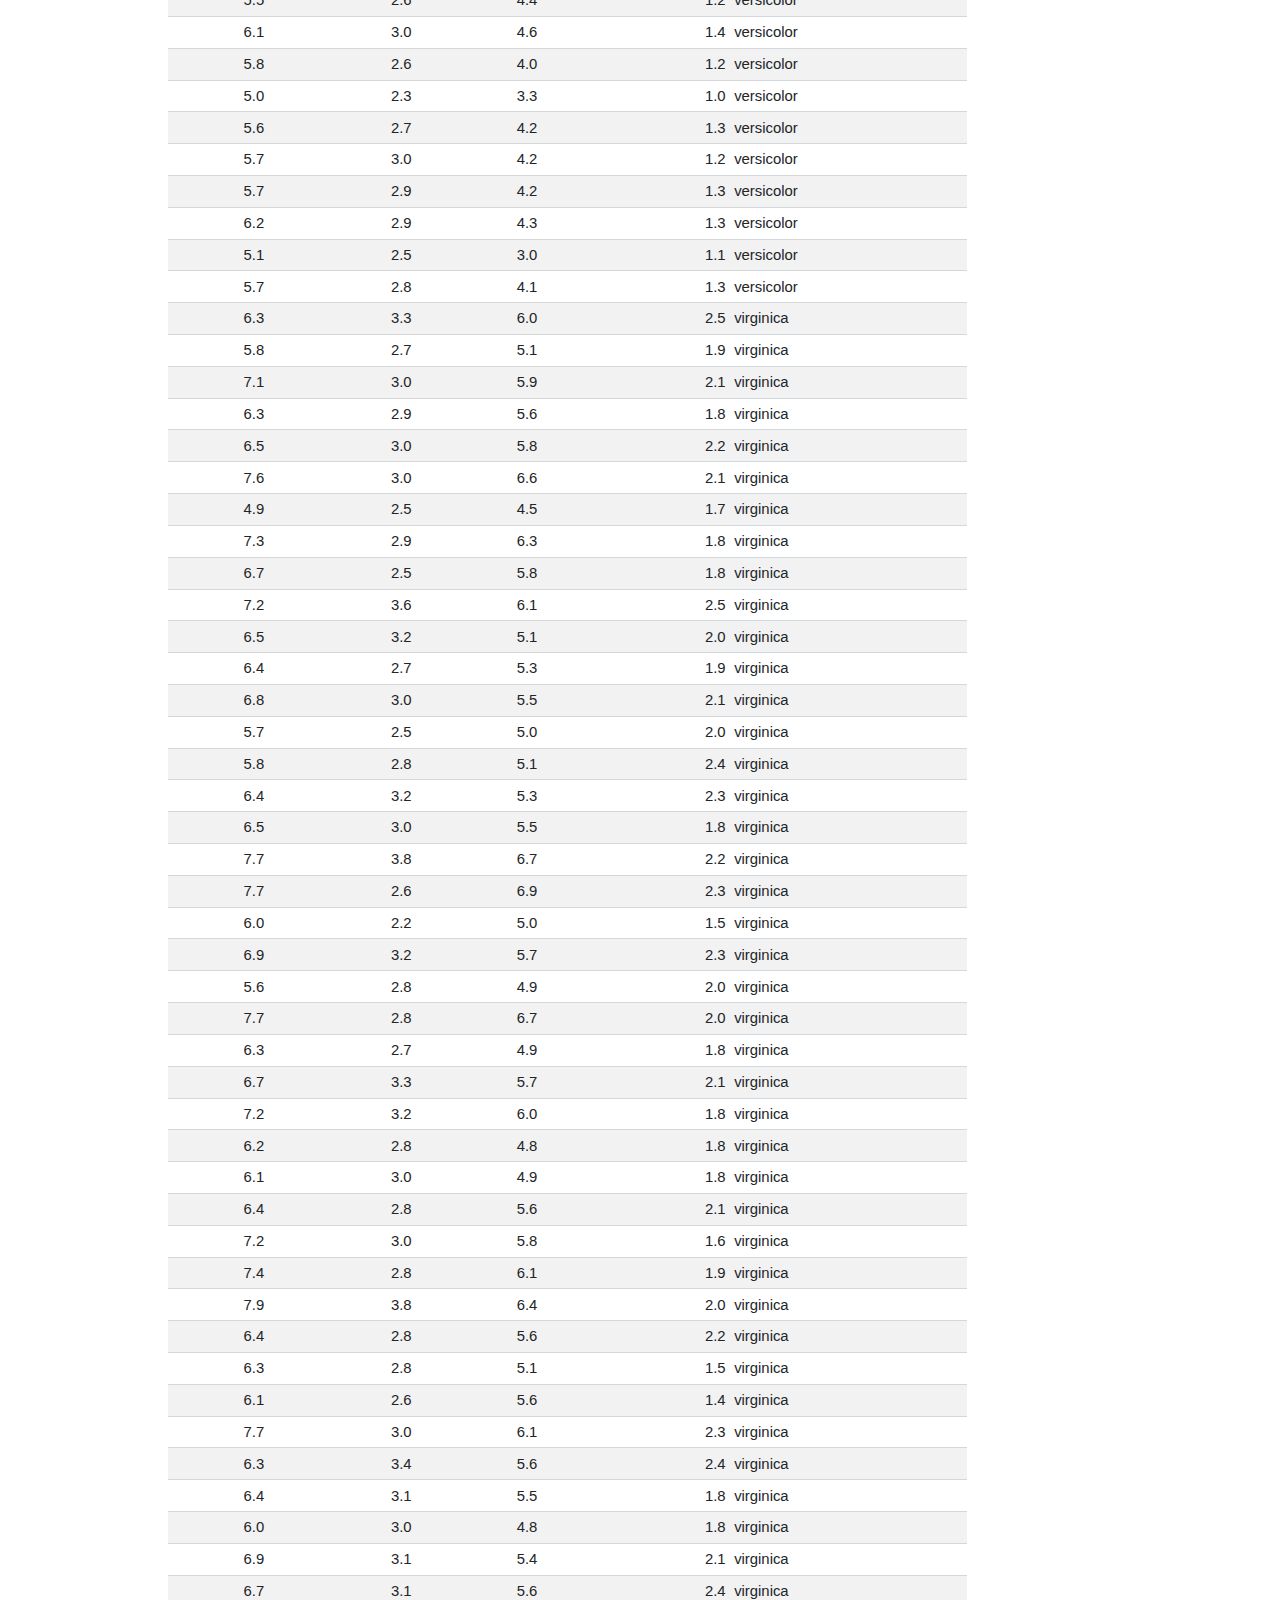
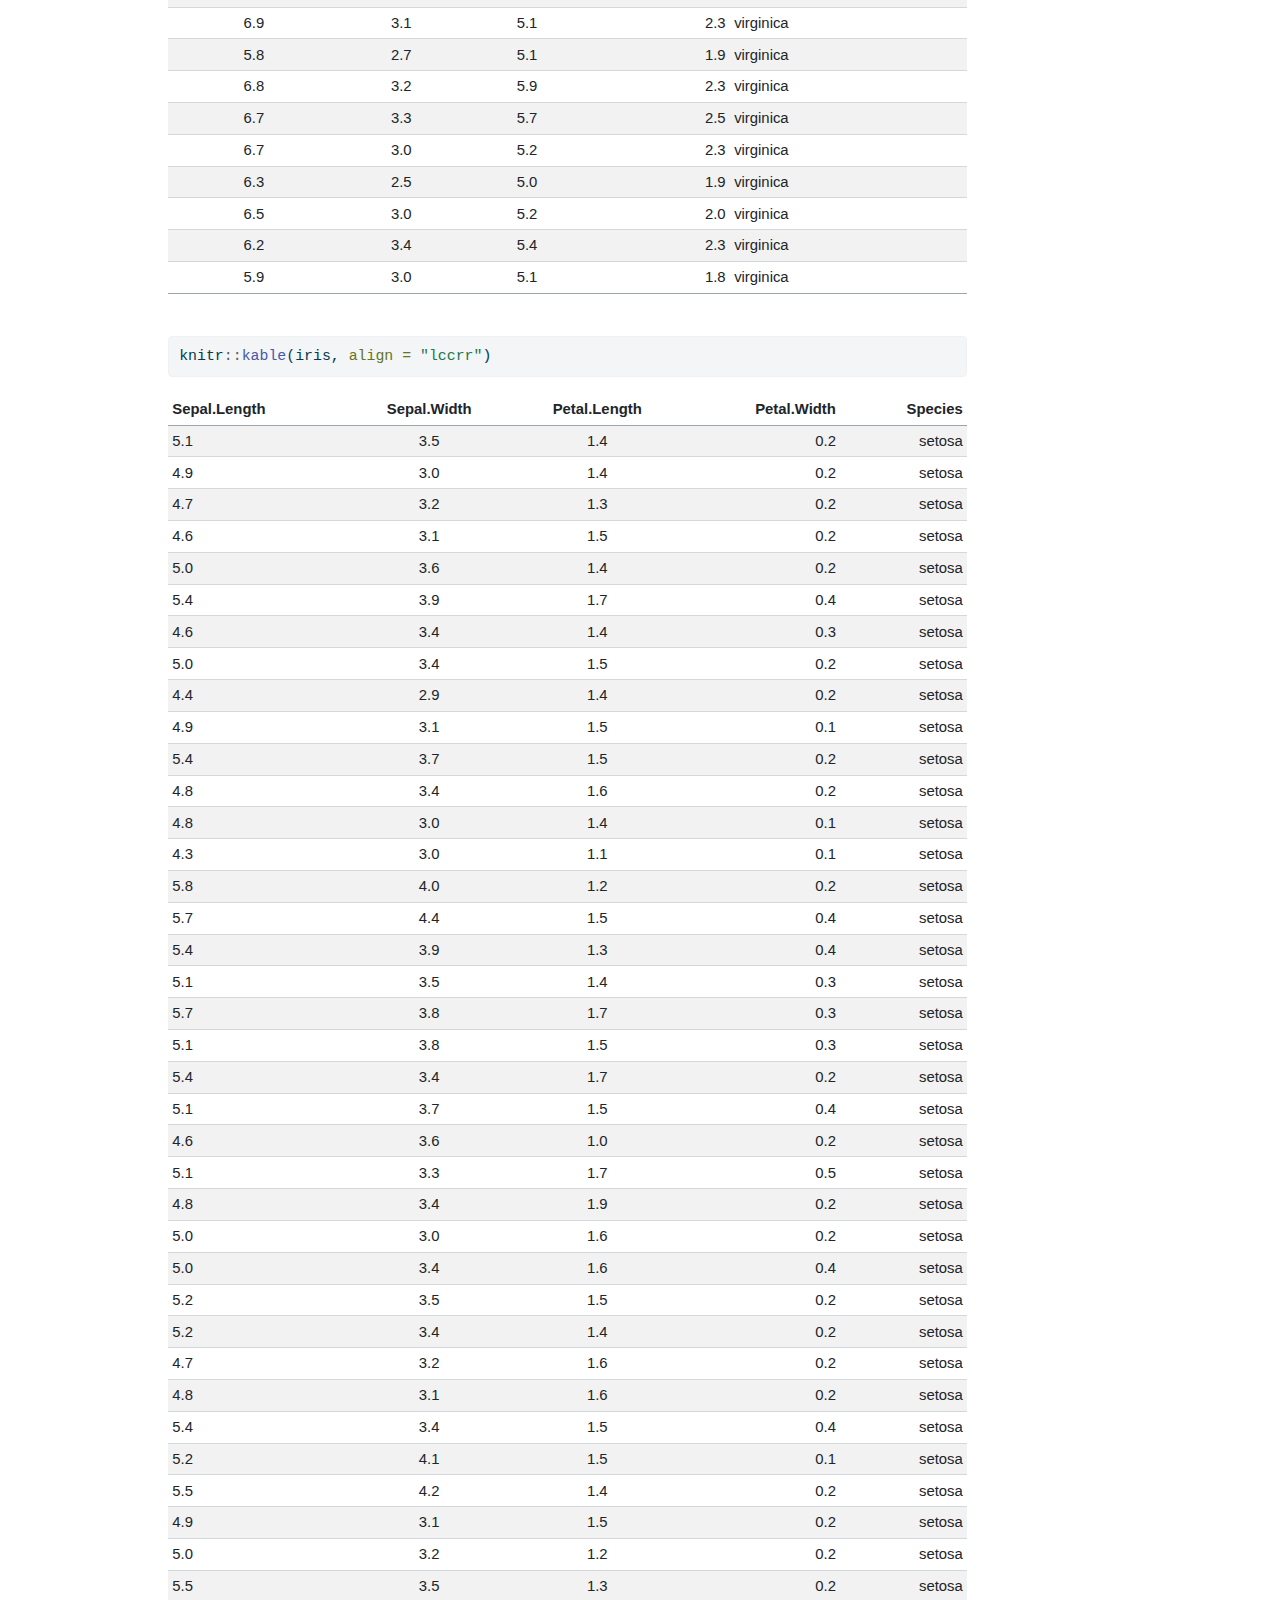
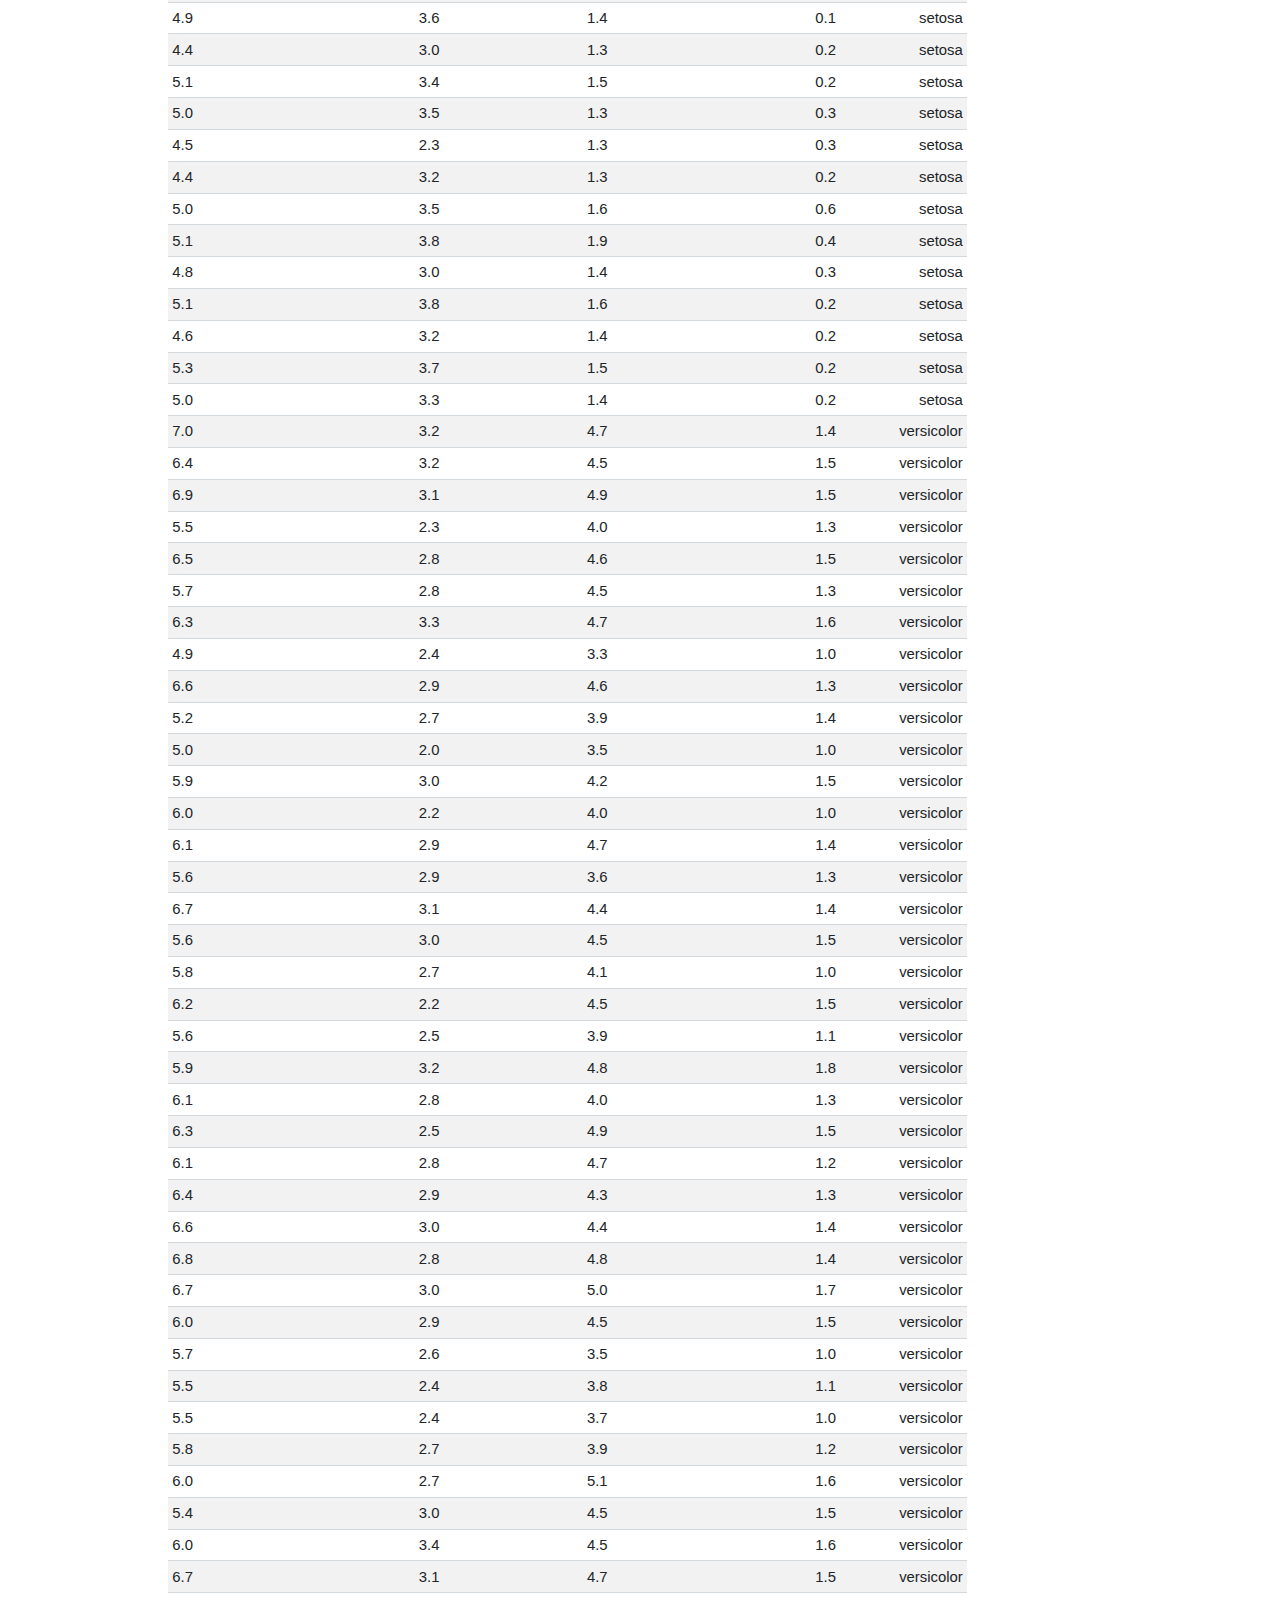
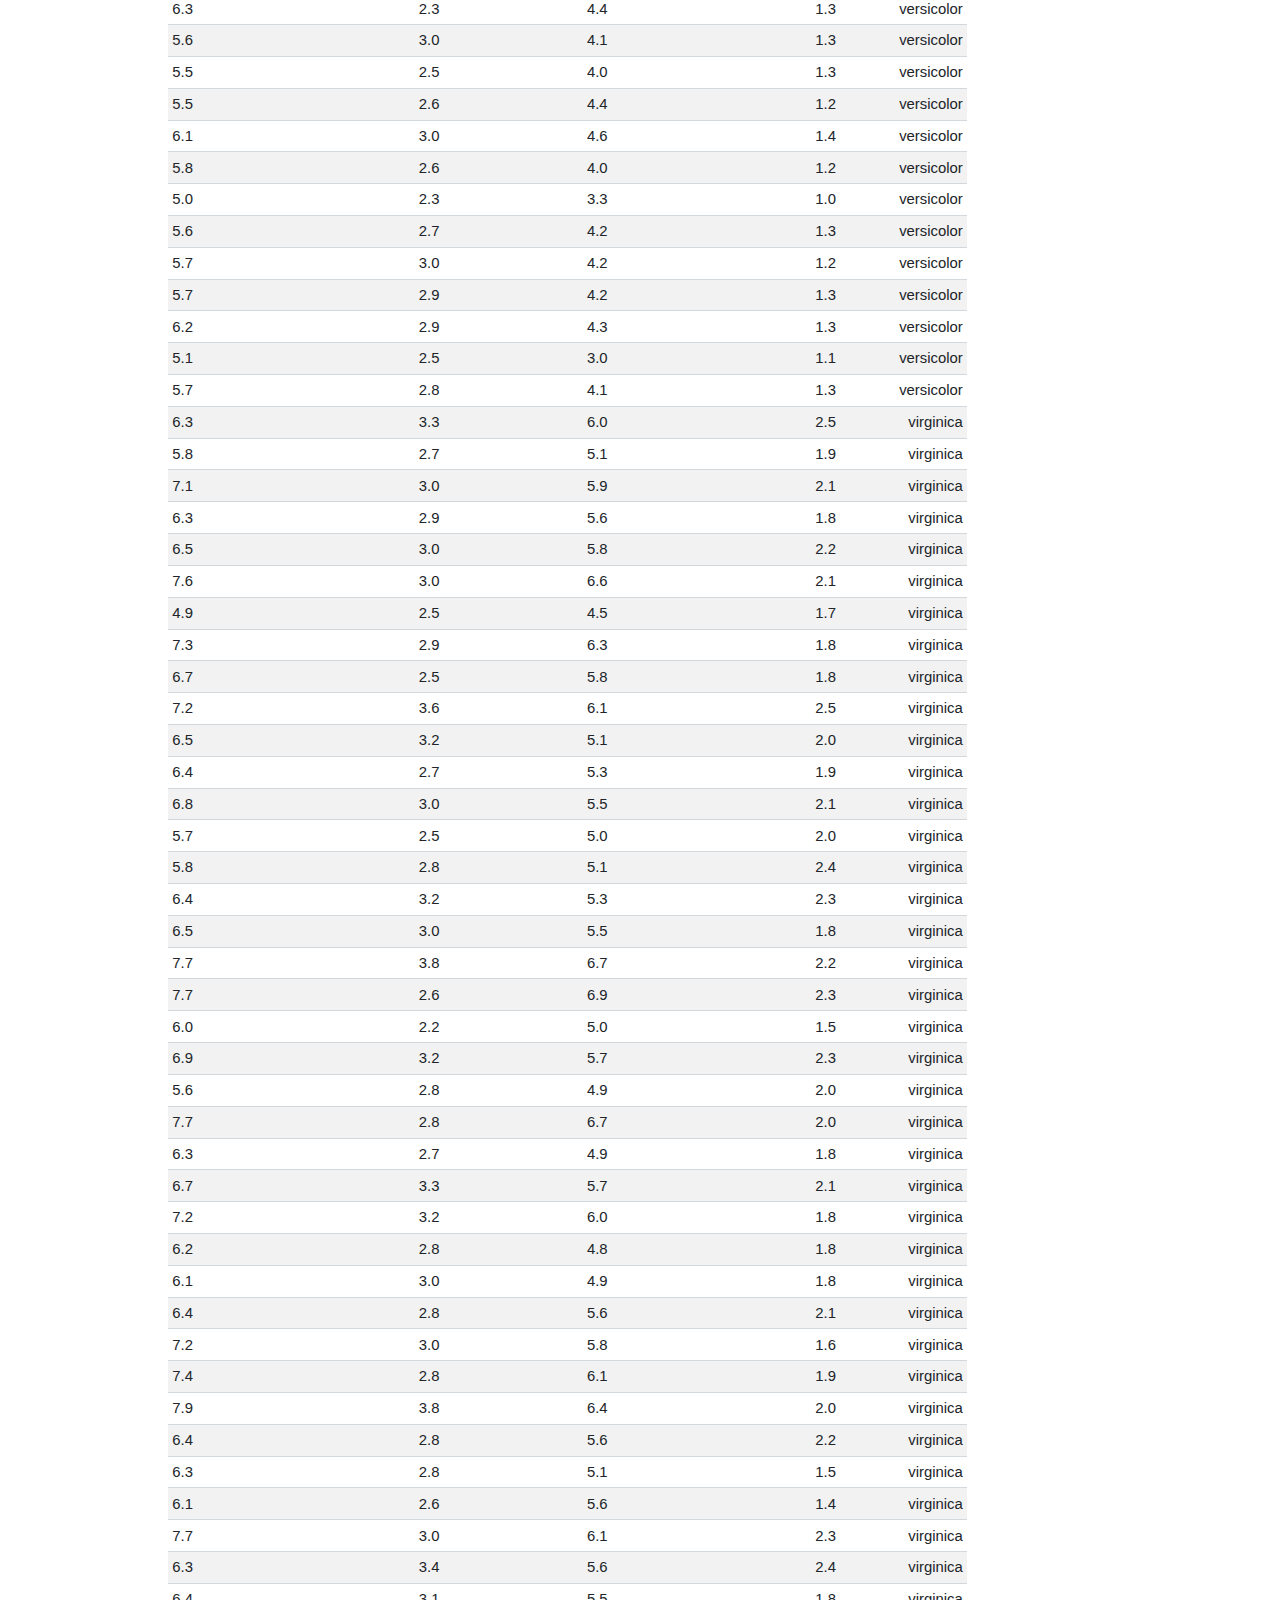
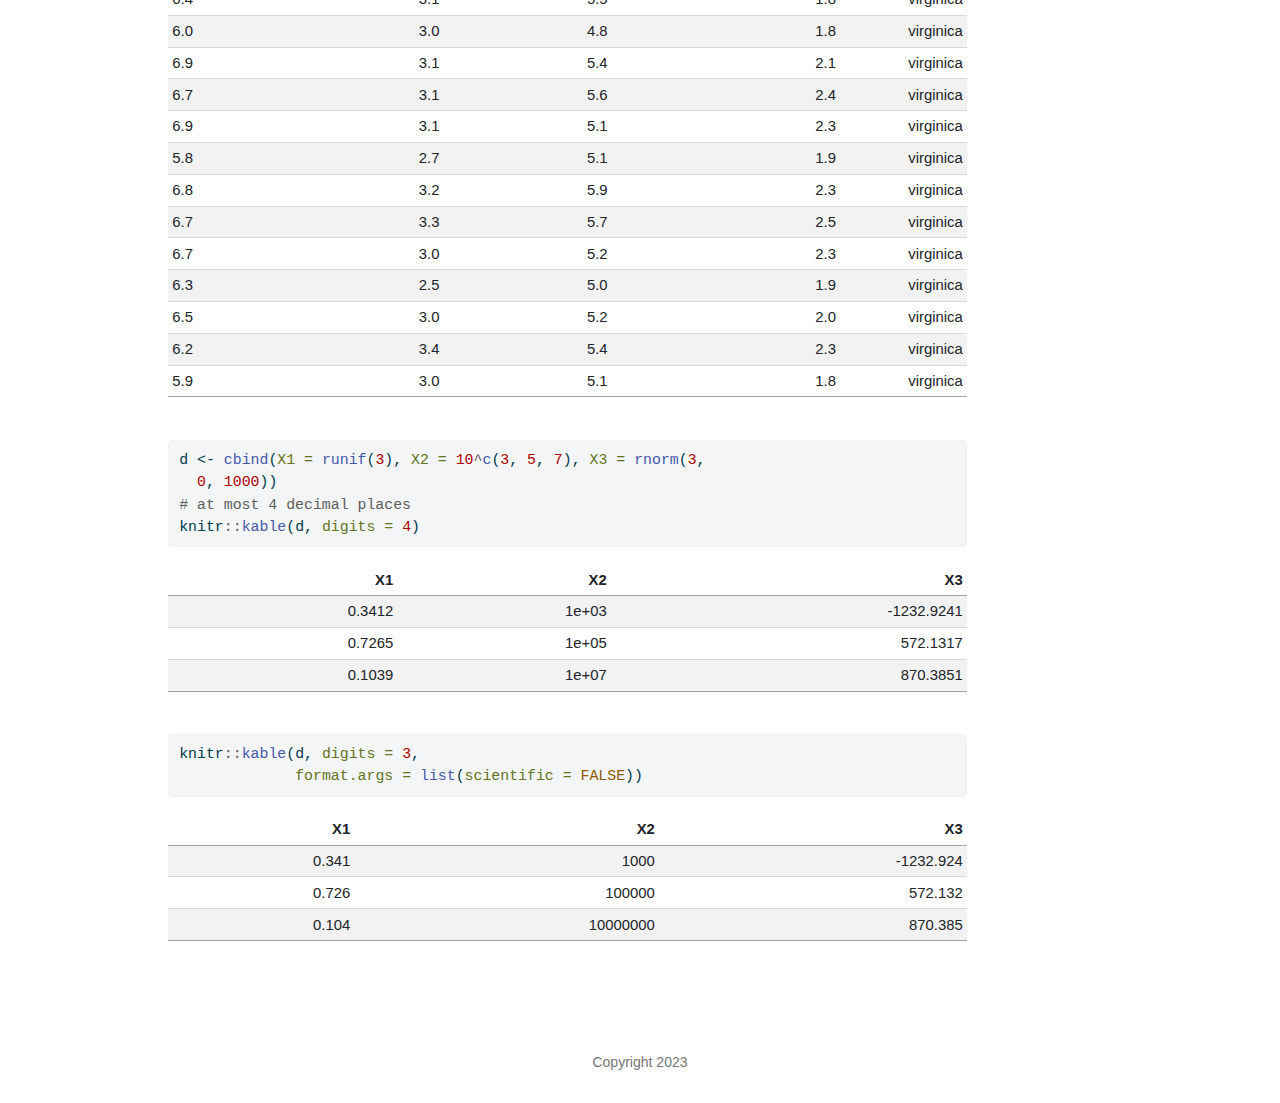
<file: table.html>
<!DOCTYPE html>
<html xmlns="http://www.w3.org/1999/xhtml" lang="en" xml:lang="en"><head>

<meta charset="utf-8">
<meta name="generator" content="quarto-1.3.353">

<meta name="viewport" content="width=device-width, initial-scale=1.0, user-scalable=yes">


<title>DANL 399 - Untitled</title>
<style>
code{white-space: pre-wrap;}
span.smallcaps{font-variant: small-caps;}
div.columns{display: flex; gap: min(4vw, 1.5em);}
div.column{flex: auto; overflow-x: auto;}
div.hanging-indent{margin-left: 1.5em; text-indent: -1.5em;}
ul.task-list{list-style: none;}
ul.task-list li input[type="checkbox"] {
  width: 0.8em;
  margin: 0 0.8em 0.2em -1em; /* quarto-specific, see https://github.com/quarto-dev/quarto-cli/issues/4556 */ 
  vertical-align: middle;
}
/* CSS for syntax highlighting */
pre > code.sourceCode { white-space: pre; position: relative; }
pre > code.sourceCode > span { display: inline-block; line-height: 1.25; }
pre > code.sourceCode > span:empty { height: 1.2em; }
.sourceCode { overflow: visible; }
code.sourceCode > span { color: inherit; text-decoration: inherit; }
div.sourceCode { margin: 1em 0; }
pre.sourceCode { margin: 0; }
@media screen {
div.sourceCode { overflow: auto; }
}
@media print {
pre > code.sourceCode { white-space: pre-wrap; }
pre > code.sourceCode > span { text-indent: -5em; padding-left: 5em; }
}
pre.numberSource code
  { counter-reset: source-line 0; }
pre.numberSource code > span
  { position: relative; left: -4em; counter-increment: source-line; }
pre.numberSource code > span > a:first-child::before
  { content: counter(source-line);
    position: relative; left: -1em; text-align: right; vertical-align: baseline;
    border: none; display: inline-block;
    -webkit-touch-callout: none; -webkit-user-select: none;
    -khtml-user-select: none; -moz-user-select: none;
    -ms-user-select: none; user-select: none;
    padding: 0 4px; width: 4em;
  }
pre.numberSource { margin-left: 3em;  padding-left: 4px; }
div.sourceCode
  {   }
@media screen {
pre > code.sourceCode > span > a:first-child::before { text-decoration: underline; }
}
</style>


<script src="site_libs/quarto-nav/quarto-nav.js"></script>
<script src="site_libs/clipboard/clipboard.min.js"></script>
<script src="site_libs/quarto-search/autocomplete.umd.js"></script>
<script src="site_libs/quarto-search/fuse.min.js"></script>
<script src="site_libs/quarto-search/quarto-search.js"></script>
<meta name="quarto:offset" content="./">
<script src="site_libs/quarto-html/quarto.js"></script>
<script src="site_libs/quarto-html/popper.min.js"></script>
<script src="site_libs/quarto-html/tippy.umd.min.js"></script>
<script src="site_libs/quarto-html/anchor.min.js"></script>
<link href="site_libs/quarto-html/tippy.css" rel="stylesheet">
<link href="site_libs/quarto-html/quarto-syntax-highlighting.css" rel="stylesheet" class="quarto-color-scheme" id="quarto-text-highlighting-styles">
<link href="site_libs/quarto-html/quarto-syntax-highlighting-dark.css" rel="prefetch" class="quarto-color-scheme quarto-color-alternate" id="quarto-text-highlighting-styles">
<script src="site_libs/bootstrap/bootstrap.min.js"></script>
<link href="site_libs/bootstrap/bootstrap-icons.css" rel="stylesheet">
<link href="site_libs/bootstrap/bootstrap.min.css" rel="stylesheet" class="quarto-color-scheme" id="quarto-bootstrap" data-mode="light">
<link href="site_libs/bootstrap/bootstrap-dark.min.css" rel="prefetch" class="quarto-color-scheme quarto-color-alternate" id="quarto-bootstrap" data-mode="dark">
<script id="quarto-search-options" type="application/json">{
  "location": "navbar",
  "copy-button": false,
  "collapse-after": 3,
  "panel-placement": "end",
  "type": "overlay",
  "limit": 20,
  "language": {
    "search-no-results-text": "No results",
    "search-matching-documents-text": "matching documents",
    "search-copy-link-title": "Copy link to search",
    "search-hide-matches-text": "Hide additional matches",
    "search-more-match-text": "more match in this document",
    "search-more-matches-text": "more matches in this document",
    "search-clear-button-title": "Clear",
    "search-detached-cancel-button-title": "Cancel",
    "search-submit-button-title": "Submit"
  }
}</script>


<link rel="stylesheet" href="styles.css">
</head>

<body class="nav-fixed">

<div id="quarto-search-results"></div>
  <header id="quarto-header" class="headroom fixed-top">
    <nav class="navbar navbar-expand-lg navbar-dark ">
      <div class="navbar-container container-fluid">
      <div class="navbar-brand-container">
    <a class="navbar-brand" href="./index.html">
    <span class="navbar-title">DANL 399</span>
    </a>
  </div>
            <div id="quarto-search" class="" title="Search"></div>
          <button class="navbar-toggler" type="button" data-bs-toggle="collapse" data-bs-target="#navbarCollapse" aria-controls="navbarCollapse" aria-expanded="false" aria-label="Toggle navigation" onclick="if (window.quartoToggleHeadroom) { window.quartoToggleHeadroom(); }">
  <span class="navbar-toggler-icon"></span>
</button>
          <div class="collapse navbar-collapse" id="navbarCollapse">
            <ul class="navbar-nav navbar-nav-scroll me-auto">
  <li class="nav-item">
    <a class="nav-link" href="./capstone_project.html" rel="" target="">
 <span class="menu-text">project</span></a>
  </li>  
</ul>
            <div class="quarto-navbar-tools ms-auto">
  <a href="" class="quarto-color-scheme-toggle quarto-navigation-tool  px-1" onclick="window.quartoToggleColorScheme(); return false;" title="Toggle dark mode"><i class="bi"></i></a>
</div>
          </div> <!-- /navcollapse -->
      </div> <!-- /container-fluid -->
    </nav>
</header>
<!-- content -->
<div id="quarto-content" class="quarto-container page-columns page-rows-contents page-layout-article page-navbar">
<!-- sidebar -->
<!-- margin-sidebar -->
    <div id="quarto-margin-sidebar" class="sidebar margin-sidebar">
        
    </div>
<!-- main -->
<main class="content" id="quarto-document-content">

<header id="title-block-header" class="quarto-title-block default">
<div class="quarto-title">
<h1 class="title">Untitled</h1>
</div>



<div class="quarto-title-meta">

    
  
    
  </div>
  

</header>

<div class="cell">
<div class="sourceCode cell-code" id="cb1"><pre class="sourceCode r code-with-copy"><code class="sourceCode r"><span id="cb1-1"><a href="#cb1-1" aria-hidden="true" tabindex="-1"></a><span class="fu">kable</span>(</span>
<span id="cb1-2"><a href="#cb1-2" aria-hidden="true" tabindex="-1"></a>  iris,</span>
<span id="cb1-3"><a href="#cb1-3" aria-hidden="true" tabindex="-1"></a>  <span class="at">col.names =</span> <span class="fu">c</span>(<span class="st">'We'</span>, <span class="st">'Need'</span>, <span class="st">'Five'</span>, <span class="st">'Names'</span>, <span class="st">'Here'</span>)</span>
<span id="cb1-4"><a href="#cb1-4" aria-hidden="true" tabindex="-1"></a>) </span></code><button title="Copy to Clipboard" class="code-copy-button"><i class="bi"></i></button></pre></div>
<div class="cell-output-display">
<table data-quarto-postprocess="true" class="table table-sm table-striped small">
<thead>
<tr class="header">
<th style="text-align: right;" data-quarto-table-cell-role="th">We</th>
<th style="text-align: right;" data-quarto-table-cell-role="th">Need</th>
<th style="text-align: right;" data-quarto-table-cell-role="th">Five</th>
<th style="text-align: right;" data-quarto-table-cell-role="th">Names</th>
<th style="text-align: left;" data-quarto-table-cell-role="th">Here</th>
</tr>
</thead>
<tbody>
<tr class="odd">
<td style="text-align: right;">5.1</td>
<td style="text-align: right;">3.5</td>
<td style="text-align: right;">1.4</td>
<td style="text-align: right;">0.2</td>
<td style="text-align: left;">setosa</td>
</tr>
<tr class="even">
<td style="text-align: right;">4.9</td>
<td style="text-align: right;">3.0</td>
<td style="text-align: right;">1.4</td>
<td style="text-align: right;">0.2</td>
<td style="text-align: left;">setosa</td>
</tr>
<tr class="odd">
<td style="text-align: right;">4.7</td>
<td style="text-align: right;">3.2</td>
<td style="text-align: right;">1.3</td>
<td style="text-align: right;">0.2</td>
<td style="text-align: left;">setosa</td>
</tr>
<tr class="even">
<td style="text-align: right;">4.6</td>
<td style="text-align: right;">3.1</td>
<td style="text-align: right;">1.5</td>
<td style="text-align: right;">0.2</td>
<td style="text-align: left;">setosa</td>
</tr>
<tr class="odd">
<td style="text-align: right;">5.0</td>
<td style="text-align: right;">3.6</td>
<td style="text-align: right;">1.4</td>
<td style="text-align: right;">0.2</td>
<td style="text-align: left;">setosa</td>
</tr>
<tr class="even">
<td style="text-align: right;">5.4</td>
<td style="text-align: right;">3.9</td>
<td style="text-align: right;">1.7</td>
<td style="text-align: right;">0.4</td>
<td style="text-align: left;">setosa</td>
</tr>
<tr class="odd">
<td style="text-align: right;">4.6</td>
<td style="text-align: right;">3.4</td>
<td style="text-align: right;">1.4</td>
<td style="text-align: right;">0.3</td>
<td style="text-align: left;">setosa</td>
</tr>
<tr class="even">
<td style="text-align: right;">5.0</td>
<td style="text-align: right;">3.4</td>
<td style="text-align: right;">1.5</td>
<td style="text-align: right;">0.2</td>
<td style="text-align: left;">setosa</td>
</tr>
<tr class="odd">
<td style="text-align: right;">4.4</td>
<td style="text-align: right;">2.9</td>
<td style="text-align: right;">1.4</td>
<td style="text-align: right;">0.2</td>
<td style="text-align: left;">setosa</td>
</tr>
<tr class="even">
<td style="text-align: right;">4.9</td>
<td style="text-align: right;">3.1</td>
<td style="text-align: right;">1.5</td>
<td style="text-align: right;">0.1</td>
<td style="text-align: left;">setosa</td>
</tr>
<tr class="odd">
<td style="text-align: right;">5.4</td>
<td style="text-align: right;">3.7</td>
<td style="text-align: right;">1.5</td>
<td style="text-align: right;">0.2</td>
<td style="text-align: left;">setosa</td>
</tr>
<tr class="even">
<td style="text-align: right;">4.8</td>
<td style="text-align: right;">3.4</td>
<td style="text-align: right;">1.6</td>
<td style="text-align: right;">0.2</td>
<td style="text-align: left;">setosa</td>
</tr>
<tr class="odd">
<td style="text-align: right;">4.8</td>
<td style="text-align: right;">3.0</td>
<td style="text-align: right;">1.4</td>
<td style="text-align: right;">0.1</td>
<td style="text-align: left;">setosa</td>
</tr>
<tr class="even">
<td style="text-align: right;">4.3</td>
<td style="text-align: right;">3.0</td>
<td style="text-align: right;">1.1</td>
<td style="text-align: right;">0.1</td>
<td style="text-align: left;">setosa</td>
</tr>
<tr class="odd">
<td style="text-align: right;">5.8</td>
<td style="text-align: right;">4.0</td>
<td style="text-align: right;">1.2</td>
<td style="text-align: right;">0.2</td>
<td style="text-align: left;">setosa</td>
</tr>
<tr class="even">
<td style="text-align: right;">5.7</td>
<td style="text-align: right;">4.4</td>
<td style="text-align: right;">1.5</td>
<td style="text-align: right;">0.4</td>
<td style="text-align: left;">setosa</td>
</tr>
<tr class="odd">
<td style="text-align: right;">5.4</td>
<td style="text-align: right;">3.9</td>
<td style="text-align: right;">1.3</td>
<td style="text-align: right;">0.4</td>
<td style="text-align: left;">setosa</td>
</tr>
<tr class="even">
<td style="text-align: right;">5.1</td>
<td style="text-align: right;">3.5</td>
<td style="text-align: right;">1.4</td>
<td style="text-align: right;">0.3</td>
<td style="text-align: left;">setosa</td>
</tr>
<tr class="odd">
<td style="text-align: right;">5.7</td>
<td style="text-align: right;">3.8</td>
<td style="text-align: right;">1.7</td>
<td style="text-align: right;">0.3</td>
<td style="text-align: left;">setosa</td>
</tr>
<tr class="even">
<td style="text-align: right;">5.1</td>
<td style="text-align: right;">3.8</td>
<td style="text-align: right;">1.5</td>
<td style="text-align: right;">0.3</td>
<td style="text-align: left;">setosa</td>
</tr>
<tr class="odd">
<td style="text-align: right;">5.4</td>
<td style="text-align: right;">3.4</td>
<td style="text-align: right;">1.7</td>
<td style="text-align: right;">0.2</td>
<td style="text-align: left;">setosa</td>
</tr>
<tr class="even">
<td style="text-align: right;">5.1</td>
<td style="text-align: right;">3.7</td>
<td style="text-align: right;">1.5</td>
<td style="text-align: right;">0.4</td>
<td style="text-align: left;">setosa</td>
</tr>
<tr class="odd">
<td style="text-align: right;">4.6</td>
<td style="text-align: right;">3.6</td>
<td style="text-align: right;">1.0</td>
<td style="text-align: right;">0.2</td>
<td style="text-align: left;">setosa</td>
</tr>
<tr class="even">
<td style="text-align: right;">5.1</td>
<td style="text-align: right;">3.3</td>
<td style="text-align: right;">1.7</td>
<td style="text-align: right;">0.5</td>
<td style="text-align: left;">setosa</td>
</tr>
<tr class="odd">
<td style="text-align: right;">4.8</td>
<td style="text-align: right;">3.4</td>
<td style="text-align: right;">1.9</td>
<td style="text-align: right;">0.2</td>
<td style="text-align: left;">setosa</td>
</tr>
<tr class="even">
<td style="text-align: right;">5.0</td>
<td style="text-align: right;">3.0</td>
<td style="text-align: right;">1.6</td>
<td style="text-align: right;">0.2</td>
<td style="text-align: left;">setosa</td>
</tr>
<tr class="odd">
<td style="text-align: right;">5.0</td>
<td style="text-align: right;">3.4</td>
<td style="text-align: right;">1.6</td>
<td style="text-align: right;">0.4</td>
<td style="text-align: left;">setosa</td>
</tr>
<tr class="even">
<td style="text-align: right;">5.2</td>
<td style="text-align: right;">3.5</td>
<td style="text-align: right;">1.5</td>
<td style="text-align: right;">0.2</td>
<td style="text-align: left;">setosa</td>
</tr>
<tr class="odd">
<td style="text-align: right;">5.2</td>
<td style="text-align: right;">3.4</td>
<td style="text-align: right;">1.4</td>
<td style="text-align: right;">0.2</td>
<td style="text-align: left;">setosa</td>
</tr>
<tr class="even">
<td style="text-align: right;">4.7</td>
<td style="text-align: right;">3.2</td>
<td style="text-align: right;">1.6</td>
<td style="text-align: right;">0.2</td>
<td style="text-align: left;">setosa</td>
</tr>
<tr class="odd">
<td style="text-align: right;">4.8</td>
<td style="text-align: right;">3.1</td>
<td style="text-align: right;">1.6</td>
<td style="text-align: right;">0.2</td>
<td style="text-align: left;">setosa</td>
</tr>
<tr class="even">
<td style="text-align: right;">5.4</td>
<td style="text-align: right;">3.4</td>
<td style="text-align: right;">1.5</td>
<td style="text-align: right;">0.4</td>
<td style="text-align: left;">setosa</td>
</tr>
<tr class="odd">
<td style="text-align: right;">5.2</td>
<td style="text-align: right;">4.1</td>
<td style="text-align: right;">1.5</td>
<td style="text-align: right;">0.1</td>
<td style="text-align: left;">setosa</td>
</tr>
<tr class="even">
<td style="text-align: right;">5.5</td>
<td style="text-align: right;">4.2</td>
<td style="text-align: right;">1.4</td>
<td style="text-align: right;">0.2</td>
<td style="text-align: left;">setosa</td>
</tr>
<tr class="odd">
<td style="text-align: right;">4.9</td>
<td style="text-align: right;">3.1</td>
<td style="text-align: right;">1.5</td>
<td style="text-align: right;">0.2</td>
<td style="text-align: left;">setosa</td>
</tr>
<tr class="even">
<td style="text-align: right;">5.0</td>
<td style="text-align: right;">3.2</td>
<td style="text-align: right;">1.2</td>
<td style="text-align: right;">0.2</td>
<td style="text-align: left;">setosa</td>
</tr>
<tr class="odd">
<td style="text-align: right;">5.5</td>
<td style="text-align: right;">3.5</td>
<td style="text-align: right;">1.3</td>
<td style="text-align: right;">0.2</td>
<td style="text-align: left;">setosa</td>
</tr>
<tr class="even">
<td style="text-align: right;">4.9</td>
<td style="text-align: right;">3.6</td>
<td style="text-align: right;">1.4</td>
<td style="text-align: right;">0.1</td>
<td style="text-align: left;">setosa</td>
</tr>
<tr class="odd">
<td style="text-align: right;">4.4</td>
<td style="text-align: right;">3.0</td>
<td style="text-align: right;">1.3</td>
<td style="text-align: right;">0.2</td>
<td style="text-align: left;">setosa</td>
</tr>
<tr class="even">
<td style="text-align: right;">5.1</td>
<td style="text-align: right;">3.4</td>
<td style="text-align: right;">1.5</td>
<td style="text-align: right;">0.2</td>
<td style="text-align: left;">setosa</td>
</tr>
<tr class="odd">
<td style="text-align: right;">5.0</td>
<td style="text-align: right;">3.5</td>
<td style="text-align: right;">1.3</td>
<td style="text-align: right;">0.3</td>
<td style="text-align: left;">setosa</td>
</tr>
<tr class="even">
<td style="text-align: right;">4.5</td>
<td style="text-align: right;">2.3</td>
<td style="text-align: right;">1.3</td>
<td style="text-align: right;">0.3</td>
<td style="text-align: left;">setosa</td>
</tr>
<tr class="odd">
<td style="text-align: right;">4.4</td>
<td style="text-align: right;">3.2</td>
<td style="text-align: right;">1.3</td>
<td style="text-align: right;">0.2</td>
<td style="text-align: left;">setosa</td>
</tr>
<tr class="even">
<td style="text-align: right;">5.0</td>
<td style="text-align: right;">3.5</td>
<td style="text-align: right;">1.6</td>
<td style="text-align: right;">0.6</td>
<td style="text-align: left;">setosa</td>
</tr>
<tr class="odd">
<td style="text-align: right;">5.1</td>
<td style="text-align: right;">3.8</td>
<td style="text-align: right;">1.9</td>
<td style="text-align: right;">0.4</td>
<td style="text-align: left;">setosa</td>
</tr>
<tr class="even">
<td style="text-align: right;">4.8</td>
<td style="text-align: right;">3.0</td>
<td style="text-align: right;">1.4</td>
<td style="text-align: right;">0.3</td>
<td style="text-align: left;">setosa</td>
</tr>
<tr class="odd">
<td style="text-align: right;">5.1</td>
<td style="text-align: right;">3.8</td>
<td style="text-align: right;">1.6</td>
<td style="text-align: right;">0.2</td>
<td style="text-align: left;">setosa</td>
</tr>
<tr class="even">
<td style="text-align: right;">4.6</td>
<td style="text-align: right;">3.2</td>
<td style="text-align: right;">1.4</td>
<td style="text-align: right;">0.2</td>
<td style="text-align: left;">setosa</td>
</tr>
<tr class="odd">
<td style="text-align: right;">5.3</td>
<td style="text-align: right;">3.7</td>
<td style="text-align: right;">1.5</td>
<td style="text-align: right;">0.2</td>
<td style="text-align: left;">setosa</td>
</tr>
<tr class="even">
<td style="text-align: right;">5.0</td>
<td style="text-align: right;">3.3</td>
<td style="text-align: right;">1.4</td>
<td style="text-align: right;">0.2</td>
<td style="text-align: left;">setosa</td>
</tr>
<tr class="odd">
<td style="text-align: right;">7.0</td>
<td style="text-align: right;">3.2</td>
<td style="text-align: right;">4.7</td>
<td style="text-align: right;">1.4</td>
<td style="text-align: left;">versicolor</td>
</tr>
<tr class="even">
<td style="text-align: right;">6.4</td>
<td style="text-align: right;">3.2</td>
<td style="text-align: right;">4.5</td>
<td style="text-align: right;">1.5</td>
<td style="text-align: left;">versicolor</td>
</tr>
<tr class="odd">
<td style="text-align: right;">6.9</td>
<td style="text-align: right;">3.1</td>
<td style="text-align: right;">4.9</td>
<td style="text-align: right;">1.5</td>
<td style="text-align: left;">versicolor</td>
</tr>
<tr class="even">
<td style="text-align: right;">5.5</td>
<td style="text-align: right;">2.3</td>
<td style="text-align: right;">4.0</td>
<td style="text-align: right;">1.3</td>
<td style="text-align: left;">versicolor</td>
</tr>
<tr class="odd">
<td style="text-align: right;">6.5</td>
<td style="text-align: right;">2.8</td>
<td style="text-align: right;">4.6</td>
<td style="text-align: right;">1.5</td>
<td style="text-align: left;">versicolor</td>
</tr>
<tr class="even">
<td style="text-align: right;">5.7</td>
<td style="text-align: right;">2.8</td>
<td style="text-align: right;">4.5</td>
<td style="text-align: right;">1.3</td>
<td style="text-align: left;">versicolor</td>
</tr>
<tr class="odd">
<td style="text-align: right;">6.3</td>
<td style="text-align: right;">3.3</td>
<td style="text-align: right;">4.7</td>
<td style="text-align: right;">1.6</td>
<td style="text-align: left;">versicolor</td>
</tr>
<tr class="even">
<td style="text-align: right;">4.9</td>
<td style="text-align: right;">2.4</td>
<td style="text-align: right;">3.3</td>
<td style="text-align: right;">1.0</td>
<td style="text-align: left;">versicolor</td>
</tr>
<tr class="odd">
<td style="text-align: right;">6.6</td>
<td style="text-align: right;">2.9</td>
<td style="text-align: right;">4.6</td>
<td style="text-align: right;">1.3</td>
<td style="text-align: left;">versicolor</td>
</tr>
<tr class="even">
<td style="text-align: right;">5.2</td>
<td style="text-align: right;">2.7</td>
<td style="text-align: right;">3.9</td>
<td style="text-align: right;">1.4</td>
<td style="text-align: left;">versicolor</td>
</tr>
<tr class="odd">
<td style="text-align: right;">5.0</td>
<td style="text-align: right;">2.0</td>
<td style="text-align: right;">3.5</td>
<td style="text-align: right;">1.0</td>
<td style="text-align: left;">versicolor</td>
</tr>
<tr class="even">
<td style="text-align: right;">5.9</td>
<td style="text-align: right;">3.0</td>
<td style="text-align: right;">4.2</td>
<td style="text-align: right;">1.5</td>
<td style="text-align: left;">versicolor</td>
</tr>
<tr class="odd">
<td style="text-align: right;">6.0</td>
<td style="text-align: right;">2.2</td>
<td style="text-align: right;">4.0</td>
<td style="text-align: right;">1.0</td>
<td style="text-align: left;">versicolor</td>
</tr>
<tr class="even">
<td style="text-align: right;">6.1</td>
<td style="text-align: right;">2.9</td>
<td style="text-align: right;">4.7</td>
<td style="text-align: right;">1.4</td>
<td style="text-align: left;">versicolor</td>
</tr>
<tr class="odd">
<td style="text-align: right;">5.6</td>
<td style="text-align: right;">2.9</td>
<td style="text-align: right;">3.6</td>
<td style="text-align: right;">1.3</td>
<td style="text-align: left;">versicolor</td>
</tr>
<tr class="even">
<td style="text-align: right;">6.7</td>
<td style="text-align: right;">3.1</td>
<td style="text-align: right;">4.4</td>
<td style="text-align: right;">1.4</td>
<td style="text-align: left;">versicolor</td>
</tr>
<tr class="odd">
<td style="text-align: right;">5.6</td>
<td style="text-align: right;">3.0</td>
<td style="text-align: right;">4.5</td>
<td style="text-align: right;">1.5</td>
<td style="text-align: left;">versicolor</td>
</tr>
<tr class="even">
<td style="text-align: right;">5.8</td>
<td style="text-align: right;">2.7</td>
<td style="text-align: right;">4.1</td>
<td style="text-align: right;">1.0</td>
<td style="text-align: left;">versicolor</td>
</tr>
<tr class="odd">
<td style="text-align: right;">6.2</td>
<td style="text-align: right;">2.2</td>
<td style="text-align: right;">4.5</td>
<td style="text-align: right;">1.5</td>
<td style="text-align: left;">versicolor</td>
</tr>
<tr class="even">
<td style="text-align: right;">5.6</td>
<td style="text-align: right;">2.5</td>
<td style="text-align: right;">3.9</td>
<td style="text-align: right;">1.1</td>
<td style="text-align: left;">versicolor</td>
</tr>
<tr class="odd">
<td style="text-align: right;">5.9</td>
<td style="text-align: right;">3.2</td>
<td style="text-align: right;">4.8</td>
<td style="text-align: right;">1.8</td>
<td style="text-align: left;">versicolor</td>
</tr>
<tr class="even">
<td style="text-align: right;">6.1</td>
<td style="text-align: right;">2.8</td>
<td style="text-align: right;">4.0</td>
<td style="text-align: right;">1.3</td>
<td style="text-align: left;">versicolor</td>
</tr>
<tr class="odd">
<td style="text-align: right;">6.3</td>
<td style="text-align: right;">2.5</td>
<td style="text-align: right;">4.9</td>
<td style="text-align: right;">1.5</td>
<td style="text-align: left;">versicolor</td>
</tr>
<tr class="even">
<td style="text-align: right;">6.1</td>
<td style="text-align: right;">2.8</td>
<td style="text-align: right;">4.7</td>
<td style="text-align: right;">1.2</td>
<td style="text-align: left;">versicolor</td>
</tr>
<tr class="odd">
<td style="text-align: right;">6.4</td>
<td style="text-align: right;">2.9</td>
<td style="text-align: right;">4.3</td>
<td style="text-align: right;">1.3</td>
<td style="text-align: left;">versicolor</td>
</tr>
<tr class="even">
<td style="text-align: right;">6.6</td>
<td style="text-align: right;">3.0</td>
<td style="text-align: right;">4.4</td>
<td style="text-align: right;">1.4</td>
<td style="text-align: left;">versicolor</td>
</tr>
<tr class="odd">
<td style="text-align: right;">6.8</td>
<td style="text-align: right;">2.8</td>
<td style="text-align: right;">4.8</td>
<td style="text-align: right;">1.4</td>
<td style="text-align: left;">versicolor</td>
</tr>
<tr class="even">
<td style="text-align: right;">6.7</td>
<td style="text-align: right;">3.0</td>
<td style="text-align: right;">5.0</td>
<td style="text-align: right;">1.7</td>
<td style="text-align: left;">versicolor</td>
</tr>
<tr class="odd">
<td style="text-align: right;">6.0</td>
<td style="text-align: right;">2.9</td>
<td style="text-align: right;">4.5</td>
<td style="text-align: right;">1.5</td>
<td style="text-align: left;">versicolor</td>
</tr>
<tr class="even">
<td style="text-align: right;">5.7</td>
<td style="text-align: right;">2.6</td>
<td style="text-align: right;">3.5</td>
<td style="text-align: right;">1.0</td>
<td style="text-align: left;">versicolor</td>
</tr>
<tr class="odd">
<td style="text-align: right;">5.5</td>
<td style="text-align: right;">2.4</td>
<td style="text-align: right;">3.8</td>
<td style="text-align: right;">1.1</td>
<td style="text-align: left;">versicolor</td>
</tr>
<tr class="even">
<td style="text-align: right;">5.5</td>
<td style="text-align: right;">2.4</td>
<td style="text-align: right;">3.7</td>
<td style="text-align: right;">1.0</td>
<td style="text-align: left;">versicolor</td>
</tr>
<tr class="odd">
<td style="text-align: right;">5.8</td>
<td style="text-align: right;">2.7</td>
<td style="text-align: right;">3.9</td>
<td style="text-align: right;">1.2</td>
<td style="text-align: left;">versicolor</td>
</tr>
<tr class="even">
<td style="text-align: right;">6.0</td>
<td style="text-align: right;">2.7</td>
<td style="text-align: right;">5.1</td>
<td style="text-align: right;">1.6</td>
<td style="text-align: left;">versicolor</td>
</tr>
<tr class="odd">
<td style="text-align: right;">5.4</td>
<td style="text-align: right;">3.0</td>
<td style="text-align: right;">4.5</td>
<td style="text-align: right;">1.5</td>
<td style="text-align: left;">versicolor</td>
</tr>
<tr class="even">
<td style="text-align: right;">6.0</td>
<td style="text-align: right;">3.4</td>
<td style="text-align: right;">4.5</td>
<td style="text-align: right;">1.6</td>
<td style="text-align: left;">versicolor</td>
</tr>
<tr class="odd">
<td style="text-align: right;">6.7</td>
<td style="text-align: right;">3.1</td>
<td style="text-align: right;">4.7</td>
<td style="text-align: right;">1.5</td>
<td style="text-align: left;">versicolor</td>
</tr>
<tr class="even">
<td style="text-align: right;">6.3</td>
<td style="text-align: right;">2.3</td>
<td style="text-align: right;">4.4</td>
<td style="text-align: right;">1.3</td>
<td style="text-align: left;">versicolor</td>
</tr>
<tr class="odd">
<td style="text-align: right;">5.6</td>
<td style="text-align: right;">3.0</td>
<td style="text-align: right;">4.1</td>
<td style="text-align: right;">1.3</td>
<td style="text-align: left;">versicolor</td>
</tr>
<tr class="even">
<td style="text-align: right;">5.5</td>
<td style="text-align: right;">2.5</td>
<td style="text-align: right;">4.0</td>
<td style="text-align: right;">1.3</td>
<td style="text-align: left;">versicolor</td>
</tr>
<tr class="odd">
<td style="text-align: right;">5.5</td>
<td style="text-align: right;">2.6</td>
<td style="text-align: right;">4.4</td>
<td style="text-align: right;">1.2</td>
<td style="text-align: left;">versicolor</td>
</tr>
<tr class="even">
<td style="text-align: right;">6.1</td>
<td style="text-align: right;">3.0</td>
<td style="text-align: right;">4.6</td>
<td style="text-align: right;">1.4</td>
<td style="text-align: left;">versicolor</td>
</tr>
<tr class="odd">
<td style="text-align: right;">5.8</td>
<td style="text-align: right;">2.6</td>
<td style="text-align: right;">4.0</td>
<td style="text-align: right;">1.2</td>
<td style="text-align: left;">versicolor</td>
</tr>
<tr class="even">
<td style="text-align: right;">5.0</td>
<td style="text-align: right;">2.3</td>
<td style="text-align: right;">3.3</td>
<td style="text-align: right;">1.0</td>
<td style="text-align: left;">versicolor</td>
</tr>
<tr class="odd">
<td style="text-align: right;">5.6</td>
<td style="text-align: right;">2.7</td>
<td style="text-align: right;">4.2</td>
<td style="text-align: right;">1.3</td>
<td style="text-align: left;">versicolor</td>
</tr>
<tr class="even">
<td style="text-align: right;">5.7</td>
<td style="text-align: right;">3.0</td>
<td style="text-align: right;">4.2</td>
<td style="text-align: right;">1.2</td>
<td style="text-align: left;">versicolor</td>
</tr>
<tr class="odd">
<td style="text-align: right;">5.7</td>
<td style="text-align: right;">2.9</td>
<td style="text-align: right;">4.2</td>
<td style="text-align: right;">1.3</td>
<td style="text-align: left;">versicolor</td>
</tr>
<tr class="even">
<td style="text-align: right;">6.2</td>
<td style="text-align: right;">2.9</td>
<td style="text-align: right;">4.3</td>
<td style="text-align: right;">1.3</td>
<td style="text-align: left;">versicolor</td>
</tr>
<tr class="odd">
<td style="text-align: right;">5.1</td>
<td style="text-align: right;">2.5</td>
<td style="text-align: right;">3.0</td>
<td style="text-align: right;">1.1</td>
<td style="text-align: left;">versicolor</td>
</tr>
<tr class="even">
<td style="text-align: right;">5.7</td>
<td style="text-align: right;">2.8</td>
<td style="text-align: right;">4.1</td>
<td style="text-align: right;">1.3</td>
<td style="text-align: left;">versicolor</td>
</tr>
<tr class="odd">
<td style="text-align: right;">6.3</td>
<td style="text-align: right;">3.3</td>
<td style="text-align: right;">6.0</td>
<td style="text-align: right;">2.5</td>
<td style="text-align: left;">virginica</td>
</tr>
<tr class="even">
<td style="text-align: right;">5.8</td>
<td style="text-align: right;">2.7</td>
<td style="text-align: right;">5.1</td>
<td style="text-align: right;">1.9</td>
<td style="text-align: left;">virginica</td>
</tr>
<tr class="odd">
<td style="text-align: right;">7.1</td>
<td style="text-align: right;">3.0</td>
<td style="text-align: right;">5.9</td>
<td style="text-align: right;">2.1</td>
<td style="text-align: left;">virginica</td>
</tr>
<tr class="even">
<td style="text-align: right;">6.3</td>
<td style="text-align: right;">2.9</td>
<td style="text-align: right;">5.6</td>
<td style="text-align: right;">1.8</td>
<td style="text-align: left;">virginica</td>
</tr>
<tr class="odd">
<td style="text-align: right;">6.5</td>
<td style="text-align: right;">3.0</td>
<td style="text-align: right;">5.8</td>
<td style="text-align: right;">2.2</td>
<td style="text-align: left;">virginica</td>
</tr>
<tr class="even">
<td style="text-align: right;">7.6</td>
<td style="text-align: right;">3.0</td>
<td style="text-align: right;">6.6</td>
<td style="text-align: right;">2.1</td>
<td style="text-align: left;">virginica</td>
</tr>
<tr class="odd">
<td style="text-align: right;">4.9</td>
<td style="text-align: right;">2.5</td>
<td style="text-align: right;">4.5</td>
<td style="text-align: right;">1.7</td>
<td style="text-align: left;">virginica</td>
</tr>
<tr class="even">
<td style="text-align: right;">7.3</td>
<td style="text-align: right;">2.9</td>
<td style="text-align: right;">6.3</td>
<td style="text-align: right;">1.8</td>
<td style="text-align: left;">virginica</td>
</tr>
<tr class="odd">
<td style="text-align: right;">6.7</td>
<td style="text-align: right;">2.5</td>
<td style="text-align: right;">5.8</td>
<td style="text-align: right;">1.8</td>
<td style="text-align: left;">virginica</td>
</tr>
<tr class="even">
<td style="text-align: right;">7.2</td>
<td style="text-align: right;">3.6</td>
<td style="text-align: right;">6.1</td>
<td style="text-align: right;">2.5</td>
<td style="text-align: left;">virginica</td>
</tr>
<tr class="odd">
<td style="text-align: right;">6.5</td>
<td style="text-align: right;">3.2</td>
<td style="text-align: right;">5.1</td>
<td style="text-align: right;">2.0</td>
<td style="text-align: left;">virginica</td>
</tr>
<tr class="even">
<td style="text-align: right;">6.4</td>
<td style="text-align: right;">2.7</td>
<td style="text-align: right;">5.3</td>
<td style="text-align: right;">1.9</td>
<td style="text-align: left;">virginica</td>
</tr>
<tr class="odd">
<td style="text-align: right;">6.8</td>
<td style="text-align: right;">3.0</td>
<td style="text-align: right;">5.5</td>
<td style="text-align: right;">2.1</td>
<td style="text-align: left;">virginica</td>
</tr>
<tr class="even">
<td style="text-align: right;">5.7</td>
<td style="text-align: right;">2.5</td>
<td style="text-align: right;">5.0</td>
<td style="text-align: right;">2.0</td>
<td style="text-align: left;">virginica</td>
</tr>
<tr class="odd">
<td style="text-align: right;">5.8</td>
<td style="text-align: right;">2.8</td>
<td style="text-align: right;">5.1</td>
<td style="text-align: right;">2.4</td>
<td style="text-align: left;">virginica</td>
</tr>
<tr class="even">
<td style="text-align: right;">6.4</td>
<td style="text-align: right;">3.2</td>
<td style="text-align: right;">5.3</td>
<td style="text-align: right;">2.3</td>
<td style="text-align: left;">virginica</td>
</tr>
<tr class="odd">
<td style="text-align: right;">6.5</td>
<td style="text-align: right;">3.0</td>
<td style="text-align: right;">5.5</td>
<td style="text-align: right;">1.8</td>
<td style="text-align: left;">virginica</td>
</tr>
<tr class="even">
<td style="text-align: right;">7.7</td>
<td style="text-align: right;">3.8</td>
<td style="text-align: right;">6.7</td>
<td style="text-align: right;">2.2</td>
<td style="text-align: left;">virginica</td>
</tr>
<tr class="odd">
<td style="text-align: right;">7.7</td>
<td style="text-align: right;">2.6</td>
<td style="text-align: right;">6.9</td>
<td style="text-align: right;">2.3</td>
<td style="text-align: left;">virginica</td>
</tr>
<tr class="even">
<td style="text-align: right;">6.0</td>
<td style="text-align: right;">2.2</td>
<td style="text-align: right;">5.0</td>
<td style="text-align: right;">1.5</td>
<td style="text-align: left;">virginica</td>
</tr>
<tr class="odd">
<td style="text-align: right;">6.9</td>
<td style="text-align: right;">3.2</td>
<td style="text-align: right;">5.7</td>
<td style="text-align: right;">2.3</td>
<td style="text-align: left;">virginica</td>
</tr>
<tr class="even">
<td style="text-align: right;">5.6</td>
<td style="text-align: right;">2.8</td>
<td style="text-align: right;">4.9</td>
<td style="text-align: right;">2.0</td>
<td style="text-align: left;">virginica</td>
</tr>
<tr class="odd">
<td style="text-align: right;">7.7</td>
<td style="text-align: right;">2.8</td>
<td style="text-align: right;">6.7</td>
<td style="text-align: right;">2.0</td>
<td style="text-align: left;">virginica</td>
</tr>
<tr class="even">
<td style="text-align: right;">6.3</td>
<td style="text-align: right;">2.7</td>
<td style="text-align: right;">4.9</td>
<td style="text-align: right;">1.8</td>
<td style="text-align: left;">virginica</td>
</tr>
<tr class="odd">
<td style="text-align: right;">6.7</td>
<td style="text-align: right;">3.3</td>
<td style="text-align: right;">5.7</td>
<td style="text-align: right;">2.1</td>
<td style="text-align: left;">virginica</td>
</tr>
<tr class="even">
<td style="text-align: right;">7.2</td>
<td style="text-align: right;">3.2</td>
<td style="text-align: right;">6.0</td>
<td style="text-align: right;">1.8</td>
<td style="text-align: left;">virginica</td>
</tr>
<tr class="odd">
<td style="text-align: right;">6.2</td>
<td style="text-align: right;">2.8</td>
<td style="text-align: right;">4.8</td>
<td style="text-align: right;">1.8</td>
<td style="text-align: left;">virginica</td>
</tr>
<tr class="even">
<td style="text-align: right;">6.1</td>
<td style="text-align: right;">3.0</td>
<td style="text-align: right;">4.9</td>
<td style="text-align: right;">1.8</td>
<td style="text-align: left;">virginica</td>
</tr>
<tr class="odd">
<td style="text-align: right;">6.4</td>
<td style="text-align: right;">2.8</td>
<td style="text-align: right;">5.6</td>
<td style="text-align: right;">2.1</td>
<td style="text-align: left;">virginica</td>
</tr>
<tr class="even">
<td style="text-align: right;">7.2</td>
<td style="text-align: right;">3.0</td>
<td style="text-align: right;">5.8</td>
<td style="text-align: right;">1.6</td>
<td style="text-align: left;">virginica</td>
</tr>
<tr class="odd">
<td style="text-align: right;">7.4</td>
<td style="text-align: right;">2.8</td>
<td style="text-align: right;">6.1</td>
<td style="text-align: right;">1.9</td>
<td style="text-align: left;">virginica</td>
</tr>
<tr class="even">
<td style="text-align: right;">7.9</td>
<td style="text-align: right;">3.8</td>
<td style="text-align: right;">6.4</td>
<td style="text-align: right;">2.0</td>
<td style="text-align: left;">virginica</td>
</tr>
<tr class="odd">
<td style="text-align: right;">6.4</td>
<td style="text-align: right;">2.8</td>
<td style="text-align: right;">5.6</td>
<td style="text-align: right;">2.2</td>
<td style="text-align: left;">virginica</td>
</tr>
<tr class="even">
<td style="text-align: right;">6.3</td>
<td style="text-align: right;">2.8</td>
<td style="text-align: right;">5.1</td>
<td style="text-align: right;">1.5</td>
<td style="text-align: left;">virginica</td>
</tr>
<tr class="odd">
<td style="text-align: right;">6.1</td>
<td style="text-align: right;">2.6</td>
<td style="text-align: right;">5.6</td>
<td style="text-align: right;">1.4</td>
<td style="text-align: left;">virginica</td>
</tr>
<tr class="even">
<td style="text-align: right;">7.7</td>
<td style="text-align: right;">3.0</td>
<td style="text-align: right;">6.1</td>
<td style="text-align: right;">2.3</td>
<td style="text-align: left;">virginica</td>
</tr>
<tr class="odd">
<td style="text-align: right;">6.3</td>
<td style="text-align: right;">3.4</td>
<td style="text-align: right;">5.6</td>
<td style="text-align: right;">2.4</td>
<td style="text-align: left;">virginica</td>
</tr>
<tr class="even">
<td style="text-align: right;">6.4</td>
<td style="text-align: right;">3.1</td>
<td style="text-align: right;">5.5</td>
<td style="text-align: right;">1.8</td>
<td style="text-align: left;">virginica</td>
</tr>
<tr class="odd">
<td style="text-align: right;">6.0</td>
<td style="text-align: right;">3.0</td>
<td style="text-align: right;">4.8</td>
<td style="text-align: right;">1.8</td>
<td style="text-align: left;">virginica</td>
</tr>
<tr class="even">
<td style="text-align: right;">6.9</td>
<td style="text-align: right;">3.1</td>
<td style="text-align: right;">5.4</td>
<td style="text-align: right;">2.1</td>
<td style="text-align: left;">virginica</td>
</tr>
<tr class="odd">
<td style="text-align: right;">6.7</td>
<td style="text-align: right;">3.1</td>
<td style="text-align: right;">5.6</td>
<td style="text-align: right;">2.4</td>
<td style="text-align: left;">virginica</td>
</tr>
<tr class="even">
<td style="text-align: right;">6.9</td>
<td style="text-align: right;">3.1</td>
<td style="text-align: right;">5.1</td>
<td style="text-align: right;">2.3</td>
<td style="text-align: left;">virginica</td>
</tr>
<tr class="odd">
<td style="text-align: right;">5.8</td>
<td style="text-align: right;">2.7</td>
<td style="text-align: right;">5.1</td>
<td style="text-align: right;">1.9</td>
<td style="text-align: left;">virginica</td>
</tr>
<tr class="even">
<td style="text-align: right;">6.8</td>
<td style="text-align: right;">3.2</td>
<td style="text-align: right;">5.9</td>
<td style="text-align: right;">2.3</td>
<td style="text-align: left;">virginica</td>
</tr>
<tr class="odd">
<td style="text-align: right;">6.7</td>
<td style="text-align: right;">3.3</td>
<td style="text-align: right;">5.7</td>
<td style="text-align: right;">2.5</td>
<td style="text-align: left;">virginica</td>
</tr>
<tr class="even">
<td style="text-align: right;">6.7</td>
<td style="text-align: right;">3.0</td>
<td style="text-align: right;">5.2</td>
<td style="text-align: right;">2.3</td>
<td style="text-align: left;">virginica</td>
</tr>
<tr class="odd">
<td style="text-align: right;">6.3</td>
<td style="text-align: right;">2.5</td>
<td style="text-align: right;">5.0</td>
<td style="text-align: right;">1.9</td>
<td style="text-align: left;">virginica</td>
</tr>
<tr class="even">
<td style="text-align: right;">6.5</td>
<td style="text-align: right;">3.0</td>
<td style="text-align: right;">5.2</td>
<td style="text-align: right;">2.0</td>
<td style="text-align: left;">virginica</td>
</tr>
<tr class="odd">
<td style="text-align: right;">6.2</td>
<td style="text-align: right;">3.4</td>
<td style="text-align: right;">5.4</td>
<td style="text-align: right;">2.3</td>
<td style="text-align: left;">virginica</td>
</tr>
<tr class="even">
<td style="text-align: right;">5.9</td>
<td style="text-align: right;">3.0</td>
<td style="text-align: right;">5.1</td>
<td style="text-align: right;">1.8</td>
<td style="text-align: left;">virginica</td>
</tr>
</tbody>
</table>


</div>
</div>
<div class="cell">
<div class="sourceCode cell-code" id="cb2"><pre class="sourceCode r code-with-copy"><code class="sourceCode r"><span id="cb2-1"><a href="#cb2-1" aria-hidden="true" tabindex="-1"></a>knitr<span class="sc">::</span><span class="fu">kable</span>(iris, <span class="at">align =</span> <span class="st">"lccrr"</span>)</span></code><button title="Copy to Clipboard" class="code-copy-button"><i class="bi"></i></button></pre></div>
<div class="cell-output-display">
<table data-quarto-postprocess="true" class="table table-sm table-striped small">
<thead>
<tr class="header">
<th style="text-align: left;" data-quarto-table-cell-role="th">Sepal.Length</th>
<th style="text-align: center;" data-quarto-table-cell-role="th">Sepal.Width</th>
<th style="text-align: center;" data-quarto-table-cell-role="th">Petal.Length</th>
<th style="text-align: right;" data-quarto-table-cell-role="th">Petal.Width</th>
<th style="text-align: right;" data-quarto-table-cell-role="th">Species</th>
</tr>
</thead>
<tbody>
<tr class="odd">
<td style="text-align: left;">5.1</td>
<td style="text-align: center;">3.5</td>
<td style="text-align: center;">1.4</td>
<td style="text-align: right;">0.2</td>
<td style="text-align: right;">setosa</td>
</tr>
<tr class="even">
<td style="text-align: left;">4.9</td>
<td style="text-align: center;">3.0</td>
<td style="text-align: center;">1.4</td>
<td style="text-align: right;">0.2</td>
<td style="text-align: right;">setosa</td>
</tr>
<tr class="odd">
<td style="text-align: left;">4.7</td>
<td style="text-align: center;">3.2</td>
<td style="text-align: center;">1.3</td>
<td style="text-align: right;">0.2</td>
<td style="text-align: right;">setosa</td>
</tr>
<tr class="even">
<td style="text-align: left;">4.6</td>
<td style="text-align: center;">3.1</td>
<td style="text-align: center;">1.5</td>
<td style="text-align: right;">0.2</td>
<td style="text-align: right;">setosa</td>
</tr>
<tr class="odd">
<td style="text-align: left;">5.0</td>
<td style="text-align: center;">3.6</td>
<td style="text-align: center;">1.4</td>
<td style="text-align: right;">0.2</td>
<td style="text-align: right;">setosa</td>
</tr>
<tr class="even">
<td style="text-align: left;">5.4</td>
<td style="text-align: center;">3.9</td>
<td style="text-align: center;">1.7</td>
<td style="text-align: right;">0.4</td>
<td style="text-align: right;">setosa</td>
</tr>
<tr class="odd">
<td style="text-align: left;">4.6</td>
<td style="text-align: center;">3.4</td>
<td style="text-align: center;">1.4</td>
<td style="text-align: right;">0.3</td>
<td style="text-align: right;">setosa</td>
</tr>
<tr class="even">
<td style="text-align: left;">5.0</td>
<td style="text-align: center;">3.4</td>
<td style="text-align: center;">1.5</td>
<td style="text-align: right;">0.2</td>
<td style="text-align: right;">setosa</td>
</tr>
<tr class="odd">
<td style="text-align: left;">4.4</td>
<td style="text-align: center;">2.9</td>
<td style="text-align: center;">1.4</td>
<td style="text-align: right;">0.2</td>
<td style="text-align: right;">setosa</td>
</tr>
<tr class="even">
<td style="text-align: left;">4.9</td>
<td style="text-align: center;">3.1</td>
<td style="text-align: center;">1.5</td>
<td style="text-align: right;">0.1</td>
<td style="text-align: right;">setosa</td>
</tr>
<tr class="odd">
<td style="text-align: left;">5.4</td>
<td style="text-align: center;">3.7</td>
<td style="text-align: center;">1.5</td>
<td style="text-align: right;">0.2</td>
<td style="text-align: right;">setosa</td>
</tr>
<tr class="even">
<td style="text-align: left;">4.8</td>
<td style="text-align: center;">3.4</td>
<td style="text-align: center;">1.6</td>
<td style="text-align: right;">0.2</td>
<td style="text-align: right;">setosa</td>
</tr>
<tr class="odd">
<td style="text-align: left;">4.8</td>
<td style="text-align: center;">3.0</td>
<td style="text-align: center;">1.4</td>
<td style="text-align: right;">0.1</td>
<td style="text-align: right;">setosa</td>
</tr>
<tr class="even">
<td style="text-align: left;">4.3</td>
<td style="text-align: center;">3.0</td>
<td style="text-align: center;">1.1</td>
<td style="text-align: right;">0.1</td>
<td style="text-align: right;">setosa</td>
</tr>
<tr class="odd">
<td style="text-align: left;">5.8</td>
<td style="text-align: center;">4.0</td>
<td style="text-align: center;">1.2</td>
<td style="text-align: right;">0.2</td>
<td style="text-align: right;">setosa</td>
</tr>
<tr class="even">
<td style="text-align: left;">5.7</td>
<td style="text-align: center;">4.4</td>
<td style="text-align: center;">1.5</td>
<td style="text-align: right;">0.4</td>
<td style="text-align: right;">setosa</td>
</tr>
<tr class="odd">
<td style="text-align: left;">5.4</td>
<td style="text-align: center;">3.9</td>
<td style="text-align: center;">1.3</td>
<td style="text-align: right;">0.4</td>
<td style="text-align: right;">setosa</td>
</tr>
<tr class="even">
<td style="text-align: left;">5.1</td>
<td style="text-align: center;">3.5</td>
<td style="text-align: center;">1.4</td>
<td style="text-align: right;">0.3</td>
<td style="text-align: right;">setosa</td>
</tr>
<tr class="odd">
<td style="text-align: left;">5.7</td>
<td style="text-align: center;">3.8</td>
<td style="text-align: center;">1.7</td>
<td style="text-align: right;">0.3</td>
<td style="text-align: right;">setosa</td>
</tr>
<tr class="even">
<td style="text-align: left;">5.1</td>
<td style="text-align: center;">3.8</td>
<td style="text-align: center;">1.5</td>
<td style="text-align: right;">0.3</td>
<td style="text-align: right;">setosa</td>
</tr>
<tr class="odd">
<td style="text-align: left;">5.4</td>
<td style="text-align: center;">3.4</td>
<td style="text-align: center;">1.7</td>
<td style="text-align: right;">0.2</td>
<td style="text-align: right;">setosa</td>
</tr>
<tr class="even">
<td style="text-align: left;">5.1</td>
<td style="text-align: center;">3.7</td>
<td style="text-align: center;">1.5</td>
<td style="text-align: right;">0.4</td>
<td style="text-align: right;">setosa</td>
</tr>
<tr class="odd">
<td style="text-align: left;">4.6</td>
<td style="text-align: center;">3.6</td>
<td style="text-align: center;">1.0</td>
<td style="text-align: right;">0.2</td>
<td style="text-align: right;">setosa</td>
</tr>
<tr class="even">
<td style="text-align: left;">5.1</td>
<td style="text-align: center;">3.3</td>
<td style="text-align: center;">1.7</td>
<td style="text-align: right;">0.5</td>
<td style="text-align: right;">setosa</td>
</tr>
<tr class="odd">
<td style="text-align: left;">4.8</td>
<td style="text-align: center;">3.4</td>
<td style="text-align: center;">1.9</td>
<td style="text-align: right;">0.2</td>
<td style="text-align: right;">setosa</td>
</tr>
<tr class="even">
<td style="text-align: left;">5.0</td>
<td style="text-align: center;">3.0</td>
<td style="text-align: center;">1.6</td>
<td style="text-align: right;">0.2</td>
<td style="text-align: right;">setosa</td>
</tr>
<tr class="odd">
<td style="text-align: left;">5.0</td>
<td style="text-align: center;">3.4</td>
<td style="text-align: center;">1.6</td>
<td style="text-align: right;">0.4</td>
<td style="text-align: right;">setosa</td>
</tr>
<tr class="even">
<td style="text-align: left;">5.2</td>
<td style="text-align: center;">3.5</td>
<td style="text-align: center;">1.5</td>
<td style="text-align: right;">0.2</td>
<td style="text-align: right;">setosa</td>
</tr>
<tr class="odd">
<td style="text-align: left;">5.2</td>
<td style="text-align: center;">3.4</td>
<td style="text-align: center;">1.4</td>
<td style="text-align: right;">0.2</td>
<td style="text-align: right;">setosa</td>
</tr>
<tr class="even">
<td style="text-align: left;">4.7</td>
<td style="text-align: center;">3.2</td>
<td style="text-align: center;">1.6</td>
<td style="text-align: right;">0.2</td>
<td style="text-align: right;">setosa</td>
</tr>
<tr class="odd">
<td style="text-align: left;">4.8</td>
<td style="text-align: center;">3.1</td>
<td style="text-align: center;">1.6</td>
<td style="text-align: right;">0.2</td>
<td style="text-align: right;">setosa</td>
</tr>
<tr class="even">
<td style="text-align: left;">5.4</td>
<td style="text-align: center;">3.4</td>
<td style="text-align: center;">1.5</td>
<td style="text-align: right;">0.4</td>
<td style="text-align: right;">setosa</td>
</tr>
<tr class="odd">
<td style="text-align: left;">5.2</td>
<td style="text-align: center;">4.1</td>
<td style="text-align: center;">1.5</td>
<td style="text-align: right;">0.1</td>
<td style="text-align: right;">setosa</td>
</tr>
<tr class="even">
<td style="text-align: left;">5.5</td>
<td style="text-align: center;">4.2</td>
<td style="text-align: center;">1.4</td>
<td style="text-align: right;">0.2</td>
<td style="text-align: right;">setosa</td>
</tr>
<tr class="odd">
<td style="text-align: left;">4.9</td>
<td style="text-align: center;">3.1</td>
<td style="text-align: center;">1.5</td>
<td style="text-align: right;">0.2</td>
<td style="text-align: right;">setosa</td>
</tr>
<tr class="even">
<td style="text-align: left;">5.0</td>
<td style="text-align: center;">3.2</td>
<td style="text-align: center;">1.2</td>
<td style="text-align: right;">0.2</td>
<td style="text-align: right;">setosa</td>
</tr>
<tr class="odd">
<td style="text-align: left;">5.5</td>
<td style="text-align: center;">3.5</td>
<td style="text-align: center;">1.3</td>
<td style="text-align: right;">0.2</td>
<td style="text-align: right;">setosa</td>
</tr>
<tr class="even">
<td style="text-align: left;">4.9</td>
<td style="text-align: center;">3.6</td>
<td style="text-align: center;">1.4</td>
<td style="text-align: right;">0.1</td>
<td style="text-align: right;">setosa</td>
</tr>
<tr class="odd">
<td style="text-align: left;">4.4</td>
<td style="text-align: center;">3.0</td>
<td style="text-align: center;">1.3</td>
<td style="text-align: right;">0.2</td>
<td style="text-align: right;">setosa</td>
</tr>
<tr class="even">
<td style="text-align: left;">5.1</td>
<td style="text-align: center;">3.4</td>
<td style="text-align: center;">1.5</td>
<td style="text-align: right;">0.2</td>
<td style="text-align: right;">setosa</td>
</tr>
<tr class="odd">
<td style="text-align: left;">5.0</td>
<td style="text-align: center;">3.5</td>
<td style="text-align: center;">1.3</td>
<td style="text-align: right;">0.3</td>
<td style="text-align: right;">setosa</td>
</tr>
<tr class="even">
<td style="text-align: left;">4.5</td>
<td style="text-align: center;">2.3</td>
<td style="text-align: center;">1.3</td>
<td style="text-align: right;">0.3</td>
<td style="text-align: right;">setosa</td>
</tr>
<tr class="odd">
<td style="text-align: left;">4.4</td>
<td style="text-align: center;">3.2</td>
<td style="text-align: center;">1.3</td>
<td style="text-align: right;">0.2</td>
<td style="text-align: right;">setosa</td>
</tr>
<tr class="even">
<td style="text-align: left;">5.0</td>
<td style="text-align: center;">3.5</td>
<td style="text-align: center;">1.6</td>
<td style="text-align: right;">0.6</td>
<td style="text-align: right;">setosa</td>
</tr>
<tr class="odd">
<td style="text-align: left;">5.1</td>
<td style="text-align: center;">3.8</td>
<td style="text-align: center;">1.9</td>
<td style="text-align: right;">0.4</td>
<td style="text-align: right;">setosa</td>
</tr>
<tr class="even">
<td style="text-align: left;">4.8</td>
<td style="text-align: center;">3.0</td>
<td style="text-align: center;">1.4</td>
<td style="text-align: right;">0.3</td>
<td style="text-align: right;">setosa</td>
</tr>
<tr class="odd">
<td style="text-align: left;">5.1</td>
<td style="text-align: center;">3.8</td>
<td style="text-align: center;">1.6</td>
<td style="text-align: right;">0.2</td>
<td style="text-align: right;">setosa</td>
</tr>
<tr class="even">
<td style="text-align: left;">4.6</td>
<td style="text-align: center;">3.2</td>
<td style="text-align: center;">1.4</td>
<td style="text-align: right;">0.2</td>
<td style="text-align: right;">setosa</td>
</tr>
<tr class="odd">
<td style="text-align: left;">5.3</td>
<td style="text-align: center;">3.7</td>
<td style="text-align: center;">1.5</td>
<td style="text-align: right;">0.2</td>
<td style="text-align: right;">setosa</td>
</tr>
<tr class="even">
<td style="text-align: left;">5.0</td>
<td style="text-align: center;">3.3</td>
<td style="text-align: center;">1.4</td>
<td style="text-align: right;">0.2</td>
<td style="text-align: right;">setosa</td>
</tr>
<tr class="odd">
<td style="text-align: left;">7.0</td>
<td style="text-align: center;">3.2</td>
<td style="text-align: center;">4.7</td>
<td style="text-align: right;">1.4</td>
<td style="text-align: right;">versicolor</td>
</tr>
<tr class="even">
<td style="text-align: left;">6.4</td>
<td style="text-align: center;">3.2</td>
<td style="text-align: center;">4.5</td>
<td style="text-align: right;">1.5</td>
<td style="text-align: right;">versicolor</td>
</tr>
<tr class="odd">
<td style="text-align: left;">6.9</td>
<td style="text-align: center;">3.1</td>
<td style="text-align: center;">4.9</td>
<td style="text-align: right;">1.5</td>
<td style="text-align: right;">versicolor</td>
</tr>
<tr class="even">
<td style="text-align: left;">5.5</td>
<td style="text-align: center;">2.3</td>
<td style="text-align: center;">4.0</td>
<td style="text-align: right;">1.3</td>
<td style="text-align: right;">versicolor</td>
</tr>
<tr class="odd">
<td style="text-align: left;">6.5</td>
<td style="text-align: center;">2.8</td>
<td style="text-align: center;">4.6</td>
<td style="text-align: right;">1.5</td>
<td style="text-align: right;">versicolor</td>
</tr>
<tr class="even">
<td style="text-align: left;">5.7</td>
<td style="text-align: center;">2.8</td>
<td style="text-align: center;">4.5</td>
<td style="text-align: right;">1.3</td>
<td style="text-align: right;">versicolor</td>
</tr>
<tr class="odd">
<td style="text-align: left;">6.3</td>
<td style="text-align: center;">3.3</td>
<td style="text-align: center;">4.7</td>
<td style="text-align: right;">1.6</td>
<td style="text-align: right;">versicolor</td>
</tr>
<tr class="even">
<td style="text-align: left;">4.9</td>
<td style="text-align: center;">2.4</td>
<td style="text-align: center;">3.3</td>
<td style="text-align: right;">1.0</td>
<td style="text-align: right;">versicolor</td>
</tr>
<tr class="odd">
<td style="text-align: left;">6.6</td>
<td style="text-align: center;">2.9</td>
<td style="text-align: center;">4.6</td>
<td style="text-align: right;">1.3</td>
<td style="text-align: right;">versicolor</td>
</tr>
<tr class="even">
<td style="text-align: left;">5.2</td>
<td style="text-align: center;">2.7</td>
<td style="text-align: center;">3.9</td>
<td style="text-align: right;">1.4</td>
<td style="text-align: right;">versicolor</td>
</tr>
<tr class="odd">
<td style="text-align: left;">5.0</td>
<td style="text-align: center;">2.0</td>
<td style="text-align: center;">3.5</td>
<td style="text-align: right;">1.0</td>
<td style="text-align: right;">versicolor</td>
</tr>
<tr class="even">
<td style="text-align: left;">5.9</td>
<td style="text-align: center;">3.0</td>
<td style="text-align: center;">4.2</td>
<td style="text-align: right;">1.5</td>
<td style="text-align: right;">versicolor</td>
</tr>
<tr class="odd">
<td style="text-align: left;">6.0</td>
<td style="text-align: center;">2.2</td>
<td style="text-align: center;">4.0</td>
<td style="text-align: right;">1.0</td>
<td style="text-align: right;">versicolor</td>
</tr>
<tr class="even">
<td style="text-align: left;">6.1</td>
<td style="text-align: center;">2.9</td>
<td style="text-align: center;">4.7</td>
<td style="text-align: right;">1.4</td>
<td style="text-align: right;">versicolor</td>
</tr>
<tr class="odd">
<td style="text-align: left;">5.6</td>
<td style="text-align: center;">2.9</td>
<td style="text-align: center;">3.6</td>
<td style="text-align: right;">1.3</td>
<td style="text-align: right;">versicolor</td>
</tr>
<tr class="even">
<td style="text-align: left;">6.7</td>
<td style="text-align: center;">3.1</td>
<td style="text-align: center;">4.4</td>
<td style="text-align: right;">1.4</td>
<td style="text-align: right;">versicolor</td>
</tr>
<tr class="odd">
<td style="text-align: left;">5.6</td>
<td style="text-align: center;">3.0</td>
<td style="text-align: center;">4.5</td>
<td style="text-align: right;">1.5</td>
<td style="text-align: right;">versicolor</td>
</tr>
<tr class="even">
<td style="text-align: left;">5.8</td>
<td style="text-align: center;">2.7</td>
<td style="text-align: center;">4.1</td>
<td style="text-align: right;">1.0</td>
<td style="text-align: right;">versicolor</td>
</tr>
<tr class="odd">
<td style="text-align: left;">6.2</td>
<td style="text-align: center;">2.2</td>
<td style="text-align: center;">4.5</td>
<td style="text-align: right;">1.5</td>
<td style="text-align: right;">versicolor</td>
</tr>
<tr class="even">
<td style="text-align: left;">5.6</td>
<td style="text-align: center;">2.5</td>
<td style="text-align: center;">3.9</td>
<td style="text-align: right;">1.1</td>
<td style="text-align: right;">versicolor</td>
</tr>
<tr class="odd">
<td style="text-align: left;">5.9</td>
<td style="text-align: center;">3.2</td>
<td style="text-align: center;">4.8</td>
<td style="text-align: right;">1.8</td>
<td style="text-align: right;">versicolor</td>
</tr>
<tr class="even">
<td style="text-align: left;">6.1</td>
<td style="text-align: center;">2.8</td>
<td style="text-align: center;">4.0</td>
<td style="text-align: right;">1.3</td>
<td style="text-align: right;">versicolor</td>
</tr>
<tr class="odd">
<td style="text-align: left;">6.3</td>
<td style="text-align: center;">2.5</td>
<td style="text-align: center;">4.9</td>
<td style="text-align: right;">1.5</td>
<td style="text-align: right;">versicolor</td>
</tr>
<tr class="even">
<td style="text-align: left;">6.1</td>
<td style="text-align: center;">2.8</td>
<td style="text-align: center;">4.7</td>
<td style="text-align: right;">1.2</td>
<td style="text-align: right;">versicolor</td>
</tr>
<tr class="odd">
<td style="text-align: left;">6.4</td>
<td style="text-align: center;">2.9</td>
<td style="text-align: center;">4.3</td>
<td style="text-align: right;">1.3</td>
<td style="text-align: right;">versicolor</td>
</tr>
<tr class="even">
<td style="text-align: left;">6.6</td>
<td style="text-align: center;">3.0</td>
<td style="text-align: center;">4.4</td>
<td style="text-align: right;">1.4</td>
<td style="text-align: right;">versicolor</td>
</tr>
<tr class="odd">
<td style="text-align: left;">6.8</td>
<td style="text-align: center;">2.8</td>
<td style="text-align: center;">4.8</td>
<td style="text-align: right;">1.4</td>
<td style="text-align: right;">versicolor</td>
</tr>
<tr class="even">
<td style="text-align: left;">6.7</td>
<td style="text-align: center;">3.0</td>
<td style="text-align: center;">5.0</td>
<td style="text-align: right;">1.7</td>
<td style="text-align: right;">versicolor</td>
</tr>
<tr class="odd">
<td style="text-align: left;">6.0</td>
<td style="text-align: center;">2.9</td>
<td style="text-align: center;">4.5</td>
<td style="text-align: right;">1.5</td>
<td style="text-align: right;">versicolor</td>
</tr>
<tr class="even">
<td style="text-align: left;">5.7</td>
<td style="text-align: center;">2.6</td>
<td style="text-align: center;">3.5</td>
<td style="text-align: right;">1.0</td>
<td style="text-align: right;">versicolor</td>
</tr>
<tr class="odd">
<td style="text-align: left;">5.5</td>
<td style="text-align: center;">2.4</td>
<td style="text-align: center;">3.8</td>
<td style="text-align: right;">1.1</td>
<td style="text-align: right;">versicolor</td>
</tr>
<tr class="even">
<td style="text-align: left;">5.5</td>
<td style="text-align: center;">2.4</td>
<td style="text-align: center;">3.7</td>
<td style="text-align: right;">1.0</td>
<td style="text-align: right;">versicolor</td>
</tr>
<tr class="odd">
<td style="text-align: left;">5.8</td>
<td style="text-align: center;">2.7</td>
<td style="text-align: center;">3.9</td>
<td style="text-align: right;">1.2</td>
<td style="text-align: right;">versicolor</td>
</tr>
<tr class="even">
<td style="text-align: left;">6.0</td>
<td style="text-align: center;">2.7</td>
<td style="text-align: center;">5.1</td>
<td style="text-align: right;">1.6</td>
<td style="text-align: right;">versicolor</td>
</tr>
<tr class="odd">
<td style="text-align: left;">5.4</td>
<td style="text-align: center;">3.0</td>
<td style="text-align: center;">4.5</td>
<td style="text-align: right;">1.5</td>
<td style="text-align: right;">versicolor</td>
</tr>
<tr class="even">
<td style="text-align: left;">6.0</td>
<td style="text-align: center;">3.4</td>
<td style="text-align: center;">4.5</td>
<td style="text-align: right;">1.6</td>
<td style="text-align: right;">versicolor</td>
</tr>
<tr class="odd">
<td style="text-align: left;">6.7</td>
<td style="text-align: center;">3.1</td>
<td style="text-align: center;">4.7</td>
<td style="text-align: right;">1.5</td>
<td style="text-align: right;">versicolor</td>
</tr>
<tr class="even">
<td style="text-align: left;">6.3</td>
<td style="text-align: center;">2.3</td>
<td style="text-align: center;">4.4</td>
<td style="text-align: right;">1.3</td>
<td style="text-align: right;">versicolor</td>
</tr>
<tr class="odd">
<td style="text-align: left;">5.6</td>
<td style="text-align: center;">3.0</td>
<td style="text-align: center;">4.1</td>
<td style="text-align: right;">1.3</td>
<td style="text-align: right;">versicolor</td>
</tr>
<tr class="even">
<td style="text-align: left;">5.5</td>
<td style="text-align: center;">2.5</td>
<td style="text-align: center;">4.0</td>
<td style="text-align: right;">1.3</td>
<td style="text-align: right;">versicolor</td>
</tr>
<tr class="odd">
<td style="text-align: left;">5.5</td>
<td style="text-align: center;">2.6</td>
<td style="text-align: center;">4.4</td>
<td style="text-align: right;">1.2</td>
<td style="text-align: right;">versicolor</td>
</tr>
<tr class="even">
<td style="text-align: left;">6.1</td>
<td style="text-align: center;">3.0</td>
<td style="text-align: center;">4.6</td>
<td style="text-align: right;">1.4</td>
<td style="text-align: right;">versicolor</td>
</tr>
<tr class="odd">
<td style="text-align: left;">5.8</td>
<td style="text-align: center;">2.6</td>
<td style="text-align: center;">4.0</td>
<td style="text-align: right;">1.2</td>
<td style="text-align: right;">versicolor</td>
</tr>
<tr class="even">
<td style="text-align: left;">5.0</td>
<td style="text-align: center;">2.3</td>
<td style="text-align: center;">3.3</td>
<td style="text-align: right;">1.0</td>
<td style="text-align: right;">versicolor</td>
</tr>
<tr class="odd">
<td style="text-align: left;">5.6</td>
<td style="text-align: center;">2.7</td>
<td style="text-align: center;">4.2</td>
<td style="text-align: right;">1.3</td>
<td style="text-align: right;">versicolor</td>
</tr>
<tr class="even">
<td style="text-align: left;">5.7</td>
<td style="text-align: center;">3.0</td>
<td style="text-align: center;">4.2</td>
<td style="text-align: right;">1.2</td>
<td style="text-align: right;">versicolor</td>
</tr>
<tr class="odd">
<td style="text-align: left;">5.7</td>
<td style="text-align: center;">2.9</td>
<td style="text-align: center;">4.2</td>
<td style="text-align: right;">1.3</td>
<td style="text-align: right;">versicolor</td>
</tr>
<tr class="even">
<td style="text-align: left;">6.2</td>
<td style="text-align: center;">2.9</td>
<td style="text-align: center;">4.3</td>
<td style="text-align: right;">1.3</td>
<td style="text-align: right;">versicolor</td>
</tr>
<tr class="odd">
<td style="text-align: left;">5.1</td>
<td style="text-align: center;">2.5</td>
<td style="text-align: center;">3.0</td>
<td style="text-align: right;">1.1</td>
<td style="text-align: right;">versicolor</td>
</tr>
<tr class="even">
<td style="text-align: left;">5.7</td>
<td style="text-align: center;">2.8</td>
<td style="text-align: center;">4.1</td>
<td style="text-align: right;">1.3</td>
<td style="text-align: right;">versicolor</td>
</tr>
<tr class="odd">
<td style="text-align: left;">6.3</td>
<td style="text-align: center;">3.3</td>
<td style="text-align: center;">6.0</td>
<td style="text-align: right;">2.5</td>
<td style="text-align: right;">virginica</td>
</tr>
<tr class="even">
<td style="text-align: left;">5.8</td>
<td style="text-align: center;">2.7</td>
<td style="text-align: center;">5.1</td>
<td style="text-align: right;">1.9</td>
<td style="text-align: right;">virginica</td>
</tr>
<tr class="odd">
<td style="text-align: left;">7.1</td>
<td style="text-align: center;">3.0</td>
<td style="text-align: center;">5.9</td>
<td style="text-align: right;">2.1</td>
<td style="text-align: right;">virginica</td>
</tr>
<tr class="even">
<td style="text-align: left;">6.3</td>
<td style="text-align: center;">2.9</td>
<td style="text-align: center;">5.6</td>
<td style="text-align: right;">1.8</td>
<td style="text-align: right;">virginica</td>
</tr>
<tr class="odd">
<td style="text-align: left;">6.5</td>
<td style="text-align: center;">3.0</td>
<td style="text-align: center;">5.8</td>
<td style="text-align: right;">2.2</td>
<td style="text-align: right;">virginica</td>
</tr>
<tr class="even">
<td style="text-align: left;">7.6</td>
<td style="text-align: center;">3.0</td>
<td style="text-align: center;">6.6</td>
<td style="text-align: right;">2.1</td>
<td style="text-align: right;">virginica</td>
</tr>
<tr class="odd">
<td style="text-align: left;">4.9</td>
<td style="text-align: center;">2.5</td>
<td style="text-align: center;">4.5</td>
<td style="text-align: right;">1.7</td>
<td style="text-align: right;">virginica</td>
</tr>
<tr class="even">
<td style="text-align: left;">7.3</td>
<td style="text-align: center;">2.9</td>
<td style="text-align: center;">6.3</td>
<td style="text-align: right;">1.8</td>
<td style="text-align: right;">virginica</td>
</tr>
<tr class="odd">
<td style="text-align: left;">6.7</td>
<td style="text-align: center;">2.5</td>
<td style="text-align: center;">5.8</td>
<td style="text-align: right;">1.8</td>
<td style="text-align: right;">virginica</td>
</tr>
<tr class="even">
<td style="text-align: left;">7.2</td>
<td style="text-align: center;">3.6</td>
<td style="text-align: center;">6.1</td>
<td style="text-align: right;">2.5</td>
<td style="text-align: right;">virginica</td>
</tr>
<tr class="odd">
<td style="text-align: left;">6.5</td>
<td style="text-align: center;">3.2</td>
<td style="text-align: center;">5.1</td>
<td style="text-align: right;">2.0</td>
<td style="text-align: right;">virginica</td>
</tr>
<tr class="even">
<td style="text-align: left;">6.4</td>
<td style="text-align: center;">2.7</td>
<td style="text-align: center;">5.3</td>
<td style="text-align: right;">1.9</td>
<td style="text-align: right;">virginica</td>
</tr>
<tr class="odd">
<td style="text-align: left;">6.8</td>
<td style="text-align: center;">3.0</td>
<td style="text-align: center;">5.5</td>
<td style="text-align: right;">2.1</td>
<td style="text-align: right;">virginica</td>
</tr>
<tr class="even">
<td style="text-align: left;">5.7</td>
<td style="text-align: center;">2.5</td>
<td style="text-align: center;">5.0</td>
<td style="text-align: right;">2.0</td>
<td style="text-align: right;">virginica</td>
</tr>
<tr class="odd">
<td style="text-align: left;">5.8</td>
<td style="text-align: center;">2.8</td>
<td style="text-align: center;">5.1</td>
<td style="text-align: right;">2.4</td>
<td style="text-align: right;">virginica</td>
</tr>
<tr class="even">
<td style="text-align: left;">6.4</td>
<td style="text-align: center;">3.2</td>
<td style="text-align: center;">5.3</td>
<td style="text-align: right;">2.3</td>
<td style="text-align: right;">virginica</td>
</tr>
<tr class="odd">
<td style="text-align: left;">6.5</td>
<td style="text-align: center;">3.0</td>
<td style="text-align: center;">5.5</td>
<td style="text-align: right;">1.8</td>
<td style="text-align: right;">virginica</td>
</tr>
<tr class="even">
<td style="text-align: left;">7.7</td>
<td style="text-align: center;">3.8</td>
<td style="text-align: center;">6.7</td>
<td style="text-align: right;">2.2</td>
<td style="text-align: right;">virginica</td>
</tr>
<tr class="odd">
<td style="text-align: left;">7.7</td>
<td style="text-align: center;">2.6</td>
<td style="text-align: center;">6.9</td>
<td style="text-align: right;">2.3</td>
<td style="text-align: right;">virginica</td>
</tr>
<tr class="even">
<td style="text-align: left;">6.0</td>
<td style="text-align: center;">2.2</td>
<td style="text-align: center;">5.0</td>
<td style="text-align: right;">1.5</td>
<td style="text-align: right;">virginica</td>
</tr>
<tr class="odd">
<td style="text-align: left;">6.9</td>
<td style="text-align: center;">3.2</td>
<td style="text-align: center;">5.7</td>
<td style="text-align: right;">2.3</td>
<td style="text-align: right;">virginica</td>
</tr>
<tr class="even">
<td style="text-align: left;">5.6</td>
<td style="text-align: center;">2.8</td>
<td style="text-align: center;">4.9</td>
<td style="text-align: right;">2.0</td>
<td style="text-align: right;">virginica</td>
</tr>
<tr class="odd">
<td style="text-align: left;">7.7</td>
<td style="text-align: center;">2.8</td>
<td style="text-align: center;">6.7</td>
<td style="text-align: right;">2.0</td>
<td style="text-align: right;">virginica</td>
</tr>
<tr class="even">
<td style="text-align: left;">6.3</td>
<td style="text-align: center;">2.7</td>
<td style="text-align: center;">4.9</td>
<td style="text-align: right;">1.8</td>
<td style="text-align: right;">virginica</td>
</tr>
<tr class="odd">
<td style="text-align: left;">6.7</td>
<td style="text-align: center;">3.3</td>
<td style="text-align: center;">5.7</td>
<td style="text-align: right;">2.1</td>
<td style="text-align: right;">virginica</td>
</tr>
<tr class="even">
<td style="text-align: left;">7.2</td>
<td style="text-align: center;">3.2</td>
<td style="text-align: center;">6.0</td>
<td style="text-align: right;">1.8</td>
<td style="text-align: right;">virginica</td>
</tr>
<tr class="odd">
<td style="text-align: left;">6.2</td>
<td style="text-align: center;">2.8</td>
<td style="text-align: center;">4.8</td>
<td style="text-align: right;">1.8</td>
<td style="text-align: right;">virginica</td>
</tr>
<tr class="even">
<td style="text-align: left;">6.1</td>
<td style="text-align: center;">3.0</td>
<td style="text-align: center;">4.9</td>
<td style="text-align: right;">1.8</td>
<td style="text-align: right;">virginica</td>
</tr>
<tr class="odd">
<td style="text-align: left;">6.4</td>
<td style="text-align: center;">2.8</td>
<td style="text-align: center;">5.6</td>
<td style="text-align: right;">2.1</td>
<td style="text-align: right;">virginica</td>
</tr>
<tr class="even">
<td style="text-align: left;">7.2</td>
<td style="text-align: center;">3.0</td>
<td style="text-align: center;">5.8</td>
<td style="text-align: right;">1.6</td>
<td style="text-align: right;">virginica</td>
</tr>
<tr class="odd">
<td style="text-align: left;">7.4</td>
<td style="text-align: center;">2.8</td>
<td style="text-align: center;">6.1</td>
<td style="text-align: right;">1.9</td>
<td style="text-align: right;">virginica</td>
</tr>
<tr class="even">
<td style="text-align: left;">7.9</td>
<td style="text-align: center;">3.8</td>
<td style="text-align: center;">6.4</td>
<td style="text-align: right;">2.0</td>
<td style="text-align: right;">virginica</td>
</tr>
<tr class="odd">
<td style="text-align: left;">6.4</td>
<td style="text-align: center;">2.8</td>
<td style="text-align: center;">5.6</td>
<td style="text-align: right;">2.2</td>
<td style="text-align: right;">virginica</td>
</tr>
<tr class="even">
<td style="text-align: left;">6.3</td>
<td style="text-align: center;">2.8</td>
<td style="text-align: center;">5.1</td>
<td style="text-align: right;">1.5</td>
<td style="text-align: right;">virginica</td>
</tr>
<tr class="odd">
<td style="text-align: left;">6.1</td>
<td style="text-align: center;">2.6</td>
<td style="text-align: center;">5.6</td>
<td style="text-align: right;">1.4</td>
<td style="text-align: right;">virginica</td>
</tr>
<tr class="even">
<td style="text-align: left;">7.7</td>
<td style="text-align: center;">3.0</td>
<td style="text-align: center;">6.1</td>
<td style="text-align: right;">2.3</td>
<td style="text-align: right;">virginica</td>
</tr>
<tr class="odd">
<td style="text-align: left;">6.3</td>
<td style="text-align: center;">3.4</td>
<td style="text-align: center;">5.6</td>
<td style="text-align: right;">2.4</td>
<td style="text-align: right;">virginica</td>
</tr>
<tr class="even">
<td style="text-align: left;">6.4</td>
<td style="text-align: center;">3.1</td>
<td style="text-align: center;">5.5</td>
<td style="text-align: right;">1.8</td>
<td style="text-align: right;">virginica</td>
</tr>
<tr class="odd">
<td style="text-align: left;">6.0</td>
<td style="text-align: center;">3.0</td>
<td style="text-align: center;">4.8</td>
<td style="text-align: right;">1.8</td>
<td style="text-align: right;">virginica</td>
</tr>
<tr class="even">
<td style="text-align: left;">6.9</td>
<td style="text-align: center;">3.1</td>
<td style="text-align: center;">5.4</td>
<td style="text-align: right;">2.1</td>
<td style="text-align: right;">virginica</td>
</tr>
<tr class="odd">
<td style="text-align: left;">6.7</td>
<td style="text-align: center;">3.1</td>
<td style="text-align: center;">5.6</td>
<td style="text-align: right;">2.4</td>
<td style="text-align: right;">virginica</td>
</tr>
<tr class="even">
<td style="text-align: left;">6.9</td>
<td style="text-align: center;">3.1</td>
<td style="text-align: center;">5.1</td>
<td style="text-align: right;">2.3</td>
<td style="text-align: right;">virginica</td>
</tr>
<tr class="odd">
<td style="text-align: left;">5.8</td>
<td style="text-align: center;">2.7</td>
<td style="text-align: center;">5.1</td>
<td style="text-align: right;">1.9</td>
<td style="text-align: right;">virginica</td>
</tr>
<tr class="even">
<td style="text-align: left;">6.8</td>
<td style="text-align: center;">3.2</td>
<td style="text-align: center;">5.9</td>
<td style="text-align: right;">2.3</td>
<td style="text-align: right;">virginica</td>
</tr>
<tr class="odd">
<td style="text-align: left;">6.7</td>
<td style="text-align: center;">3.3</td>
<td style="text-align: center;">5.7</td>
<td style="text-align: right;">2.5</td>
<td style="text-align: right;">virginica</td>
</tr>
<tr class="even">
<td style="text-align: left;">6.7</td>
<td style="text-align: center;">3.0</td>
<td style="text-align: center;">5.2</td>
<td style="text-align: right;">2.3</td>
<td style="text-align: right;">virginica</td>
</tr>
<tr class="odd">
<td style="text-align: left;">6.3</td>
<td style="text-align: center;">2.5</td>
<td style="text-align: center;">5.0</td>
<td style="text-align: right;">1.9</td>
<td style="text-align: right;">virginica</td>
</tr>
<tr class="even">
<td style="text-align: left;">6.5</td>
<td style="text-align: center;">3.0</td>
<td style="text-align: center;">5.2</td>
<td style="text-align: right;">2.0</td>
<td style="text-align: right;">virginica</td>
</tr>
<tr class="odd">
<td style="text-align: left;">6.2</td>
<td style="text-align: center;">3.4</td>
<td style="text-align: center;">5.4</td>
<td style="text-align: right;">2.3</td>
<td style="text-align: right;">virginica</td>
</tr>
<tr class="even">
<td style="text-align: left;">5.9</td>
<td style="text-align: center;">3.0</td>
<td style="text-align: center;">5.1</td>
<td style="text-align: right;">1.8</td>
<td style="text-align: right;">virginica</td>
</tr>
</tbody>
</table>


</div>
</div>
<div class="cell">
<div class="sourceCode cell-code" id="cb3"><pre class="sourceCode r code-with-copy"><code class="sourceCode r"><span id="cb3-1"><a href="#cb3-1" aria-hidden="true" tabindex="-1"></a>d <span class="ot">&lt;-</span> <span class="fu">cbind</span>(<span class="at">X1 =</span> <span class="fu">runif</span>(<span class="dv">3</span>), <span class="at">X2 =</span> <span class="dv">10</span><span class="sc">^</span><span class="fu">c</span>(<span class="dv">3</span>, <span class="dv">5</span>, <span class="dv">7</span>), <span class="at">X3 =</span> <span class="fu">rnorm</span>(<span class="dv">3</span>,</span>
<span id="cb3-2"><a href="#cb3-2" aria-hidden="true" tabindex="-1"></a>  <span class="dv">0</span>, <span class="dv">1000</span>))</span>
<span id="cb3-3"><a href="#cb3-3" aria-hidden="true" tabindex="-1"></a><span class="co"># at most 4 decimal places</span></span>
<span id="cb3-4"><a href="#cb3-4" aria-hidden="true" tabindex="-1"></a>knitr<span class="sc">::</span><span class="fu">kable</span>(d, <span class="at">digits =</span> <span class="dv">4</span>)</span></code><button title="Copy to Clipboard" class="code-copy-button"><i class="bi"></i></button></pre></div>
<div class="cell-output-display">
<table data-quarto-postprocess="true" class="table table-sm table-striped small">
<thead>
<tr class="header">
<th style="text-align: right;" data-quarto-table-cell-role="th">X1</th>
<th style="text-align: right;" data-quarto-table-cell-role="th">X2</th>
<th style="text-align: right;" data-quarto-table-cell-role="th">X3</th>
</tr>
</thead>
<tbody>
<tr class="odd">
<td style="text-align: right;">0.3412</td>
<td style="text-align: right;">1e+03</td>
<td style="text-align: right;">-1232.9241</td>
</tr>
<tr class="even">
<td style="text-align: right;">0.7265</td>
<td style="text-align: right;">1e+05</td>
<td style="text-align: right;">572.1317</td>
</tr>
<tr class="odd">
<td style="text-align: right;">0.1039</td>
<td style="text-align: right;">1e+07</td>
<td style="text-align: right;">870.3851</td>
</tr>
</tbody>
</table>


</div>
</div>
<div class="cell">
<div class="sourceCode cell-code" id="cb4"><pre class="sourceCode r code-with-copy"><code class="sourceCode r"><span id="cb4-1"><a href="#cb4-1" aria-hidden="true" tabindex="-1"></a>knitr<span class="sc">::</span><span class="fu">kable</span>(d, <span class="at">digits =</span> <span class="dv">3</span>, </span>
<span id="cb4-2"><a href="#cb4-2" aria-hidden="true" tabindex="-1"></a>             <span class="at">format.args =</span> <span class="fu">list</span>(<span class="at">scientific =</span> <span class="cn">FALSE</span>))</span></code><button title="Copy to Clipboard" class="code-copy-button"><i class="bi"></i></button></pre></div>
<div class="cell-output-display">
<table data-quarto-postprocess="true" class="table table-sm table-striped small">
<thead>
<tr class="header">
<th style="text-align: right;" data-quarto-table-cell-role="th">X1</th>
<th style="text-align: right;" data-quarto-table-cell-role="th">X2</th>
<th style="text-align: right;" data-quarto-table-cell-role="th">X3</th>
</tr>
</thead>
<tbody>
<tr class="odd">
<td style="text-align: right;">0.341</td>
<td style="text-align: right;">1000</td>
<td style="text-align: right;">-1232.924</td>
</tr>
<tr class="even">
<td style="text-align: right;">0.726</td>
<td style="text-align: right;">100000</td>
<td style="text-align: right;">572.132</td>
</tr>
<tr class="odd">
<td style="text-align: right;">0.104</td>
<td style="text-align: right;">10000000</td>
<td style="text-align: right;">870.385</td>
</tr>
</tbody>
</table>


</div>
</div>



</main> <!-- /main -->
<script type="text/javascript" src="links.js"></script>
<script id="quarto-html-after-body" type="application/javascript">
window.document.addEventListener("DOMContentLoaded", function (event) {
  const toggleBodyColorMode = (bsSheetEl) => {
    const mode = bsSheetEl.getAttribute("data-mode");
    const bodyEl = window.document.querySelector("body");
    if (mode === "dark") {
      bodyEl.classList.add("quarto-dark");
      bodyEl.classList.remove("quarto-light");
    } else {
      bodyEl.classList.add("quarto-light");
      bodyEl.classList.remove("quarto-dark");
    }
  }
  const toggleBodyColorPrimary = () => {
    const bsSheetEl = window.document.querySelector("link#quarto-bootstrap");
    if (bsSheetEl) {
      toggleBodyColorMode(bsSheetEl);
    }
  }
  toggleBodyColorPrimary();  
  const disableStylesheet = (stylesheets) => {
    for (let i=0; i < stylesheets.length; i++) {
      const stylesheet = stylesheets[i];
      stylesheet.rel = 'prefetch';
    }
  }
  const enableStylesheet = (stylesheets) => {
    for (let i=0; i < stylesheets.length; i++) {
      const stylesheet = stylesheets[i];
      stylesheet.rel = 'stylesheet';
    }
  }
  const manageTransitions = (selector, allowTransitions) => {
    const els = window.document.querySelectorAll(selector);
    for (let i=0; i < els.length; i++) {
      const el = els[i];
      if (allowTransitions) {
        el.classList.remove('notransition');
      } else {
        el.classList.add('notransition');
      }
    }
  }
  const toggleColorMode = (alternate) => {
    // Switch the stylesheets
    const alternateStylesheets = window.document.querySelectorAll('link.quarto-color-scheme.quarto-color-alternate');
    manageTransitions('#quarto-margin-sidebar .nav-link', false);
    if (alternate) {
      enableStylesheet(alternateStylesheets);
      for (const sheetNode of alternateStylesheets) {
        if (sheetNode.id === "quarto-bootstrap") {
          toggleBodyColorMode(sheetNode);
        }
      }
    } else {
      disableStylesheet(alternateStylesheets);
      toggleBodyColorPrimary();
    }
    manageTransitions('#quarto-margin-sidebar .nav-link', true);
    // Switch the toggles
    const toggles = window.document.querySelectorAll('.quarto-color-scheme-toggle');
    for (let i=0; i < toggles.length; i++) {
      const toggle = toggles[i];
      if (toggle) {
        if (alternate) {
          toggle.classList.add("alternate");     
        } else {
          toggle.classList.remove("alternate");
        }
      }
    }
    // Hack to workaround the fact that safari doesn't
    // properly recolor the scrollbar when toggling (#1455)
    if (navigator.userAgent.indexOf('Safari') > 0 && navigator.userAgent.indexOf('Chrome') == -1) {
      manageTransitions("body", false);
      window.scrollTo(0, 1);
      setTimeout(() => {
        window.scrollTo(0, 0);
        manageTransitions("body", true);
      }, 40);  
    }
  }
  const isFileUrl = () => { 
    return window.location.protocol === 'file:';
  }
  const hasAlternateSentinel = () => {  
    let styleSentinel = getColorSchemeSentinel();
    if (styleSentinel !== null) {
      return styleSentinel === "alternate";
    } else {
      return false;
    }
  }
  const setStyleSentinel = (alternate) => {
    const value = alternate ? "alternate" : "default";
    if (!isFileUrl()) {
      window.localStorage.setItem("quarto-color-scheme", value);
    } else {
      localAlternateSentinel = value;
    }
  }
  const getColorSchemeSentinel = () => {
    if (!isFileUrl()) {
      const storageValue = window.localStorage.getItem("quarto-color-scheme");
      return storageValue != null ? storageValue : localAlternateSentinel;
    } else {
      return localAlternateSentinel;
    }
  }
  let localAlternateSentinel = 'default';
  // Dark / light mode switch
  window.quartoToggleColorScheme = () => {
    // Read the current dark / light value 
    let toAlternate = !hasAlternateSentinel();
    toggleColorMode(toAlternate);
    setStyleSentinel(toAlternate);
  };
  // Ensure there is a toggle, if there isn't float one in the top right
  if (window.document.querySelector('.quarto-color-scheme-toggle') === null) {
    const a = window.document.createElement('a');
    a.classList.add('top-right');
    a.classList.add('quarto-color-scheme-toggle');
    a.href = "";
    a.onclick = function() { try { window.quartoToggleColorScheme(); } catch {} return false; };
    const i = window.document.createElement("i");
    i.classList.add('bi');
    a.appendChild(i);
    window.document.body.appendChild(a);
  }
  // Switch to dark mode if need be
  if (hasAlternateSentinel()) {
    toggleColorMode(true);
  } else {
    toggleColorMode(false);
  }
  const icon = "";
  const anchorJS = new window.AnchorJS();
  anchorJS.options = {
    placement: 'right',
    icon: icon
  };
  anchorJS.add('.anchored');
  const isCodeAnnotation = (el) => {
    for (const clz of el.classList) {
      if (clz.startsWith('code-annotation-')) {                     
        return true;
      }
    }
    return false;
  }
  const clipboard = new window.ClipboardJS('.code-copy-button', {
    text: function(trigger) {
      const codeEl = trigger.previousElementSibling.cloneNode(true);
      for (const childEl of codeEl.children) {
        if (isCodeAnnotation(childEl)) {
          childEl.remove();
        }
      }
      return codeEl.innerText;
    }
  });
  clipboard.on('success', function(e) {
    // button target
    const button = e.trigger;
    // don't keep focus
    button.blur();
    // flash "checked"
    button.classList.add('code-copy-button-checked');
    var currentTitle = button.getAttribute("title");
    button.setAttribute("title", "Copied!");
    let tooltip;
    if (window.bootstrap) {
      button.setAttribute("data-bs-toggle", "tooltip");
      button.setAttribute("data-bs-placement", "left");
      button.setAttribute("data-bs-title", "Copied!");
      tooltip = new bootstrap.Tooltip(button, 
        { trigger: "manual", 
          customClass: "code-copy-button-tooltip",
          offset: [0, -8]});
      tooltip.show();    
    }
    setTimeout(function() {
      if (tooltip) {
        tooltip.hide();
        button.removeAttribute("data-bs-title");
        button.removeAttribute("data-bs-toggle");
        button.removeAttribute("data-bs-placement");
      }
      button.setAttribute("title", currentTitle);
      button.classList.remove('code-copy-button-checked');
    }, 1000);
    // clear code selection
    e.clearSelection();
  });
  function tippyHover(el, contentFn) {
    const config = {
      allowHTML: true,
      content: contentFn,
      maxWidth: 500,
      delay: 100,
      arrow: false,
      appendTo: function(el) {
          return el.parentElement;
      },
      interactive: true,
      interactiveBorder: 10,
      theme: 'quarto',
      placement: 'bottom-start'
    };
    window.tippy(el, config); 
  }
  const noterefs = window.document.querySelectorAll('a[role="doc-noteref"]');
  for (var i=0; i<noterefs.length; i++) {
    const ref = noterefs[i];
    tippyHover(ref, function() {
      // use id or data attribute instead here
      let href = ref.getAttribute('data-footnote-href') || ref.getAttribute('href');
      try { href = new URL(href).hash; } catch {}
      const id = href.replace(/^#\/?/, "");
      const note = window.document.getElementById(id);
      return note.innerHTML;
    });
  }
      let selectedAnnoteEl;
      const selectorForAnnotation = ( cell, annotation) => {
        let cellAttr = 'data-code-cell="' + cell + '"';
        let lineAttr = 'data-code-annotation="' +  annotation + '"';
        const selector = 'span[' + cellAttr + '][' + lineAttr + ']';
        return selector;
      }
      const selectCodeLines = (annoteEl) => {
        const doc = window.document;
        const targetCell = annoteEl.getAttribute("data-target-cell");
        const targetAnnotation = annoteEl.getAttribute("data-target-annotation");
        const annoteSpan = window.document.querySelector(selectorForAnnotation(targetCell, targetAnnotation));
        const lines = annoteSpan.getAttribute("data-code-lines").split(",");
        const lineIds = lines.map((line) => {
          return targetCell + "-" + line;
        })
        let top = null;
        let height = null;
        let parent = null;
        if (lineIds.length > 0) {
            //compute the position of the single el (top and bottom and make a div)
            const el = window.document.getElementById(lineIds[0]);
            top = el.offsetTop;
            height = el.offsetHeight;
            parent = el.parentElement.parentElement;
          if (lineIds.length > 1) {
            const lastEl = window.document.getElementById(lineIds[lineIds.length - 1]);
            const bottom = lastEl.offsetTop + lastEl.offsetHeight;
            height = bottom - top;
          }
          if (top !== null && height !== null && parent !== null) {
            // cook up a div (if necessary) and position it 
            let div = window.document.getElementById("code-annotation-line-highlight");
            if (div === null) {
              div = window.document.createElement("div");
              div.setAttribute("id", "code-annotation-line-highlight");
              div.style.position = 'absolute';
              parent.appendChild(div);
            }
            div.style.top = top - 2 + "px";
            div.style.height = height + 4 + "px";
            let gutterDiv = window.document.getElementById("code-annotation-line-highlight-gutter");
            if (gutterDiv === null) {
              gutterDiv = window.document.createElement("div");
              gutterDiv.setAttribute("id", "code-annotation-line-highlight-gutter");
              gutterDiv.style.position = 'absolute';
              const codeCell = window.document.getElementById(targetCell);
              const gutter = codeCell.querySelector('.code-annotation-gutter');
              gutter.appendChild(gutterDiv);
            }
            gutterDiv.style.top = top - 2 + "px";
            gutterDiv.style.height = height + 4 + "px";
          }
          selectedAnnoteEl = annoteEl;
        }
      };
      const unselectCodeLines = () => {
        const elementsIds = ["code-annotation-line-highlight", "code-annotation-line-highlight-gutter"];
        elementsIds.forEach((elId) => {
          const div = window.document.getElementById(elId);
          if (div) {
            div.remove();
          }
        });
        selectedAnnoteEl = undefined;
      };
      // Attach click handler to the DT
      const annoteDls = window.document.querySelectorAll('dt[data-target-cell]');
      for (const annoteDlNode of annoteDls) {
        annoteDlNode.addEventListener('click', (event) => {
          const clickedEl = event.target;
          if (clickedEl !== selectedAnnoteEl) {
            unselectCodeLines();
            const activeEl = window.document.querySelector('dt[data-target-cell].code-annotation-active');
            if (activeEl) {
              activeEl.classList.remove('code-annotation-active');
            }
            selectCodeLines(clickedEl);
            clickedEl.classList.add('code-annotation-active');
          } else {
            // Unselect the line
            unselectCodeLines();
            clickedEl.classList.remove('code-annotation-active');
          }
        });
      }
  const findCites = (el) => {
    const parentEl = el.parentElement;
    if (parentEl) {
      const cites = parentEl.dataset.cites;
      if (cites) {
        return {
          el,
          cites: cites.split(' ')
        };
      } else {
        return findCites(el.parentElement)
      }
    } else {
      return undefined;
    }
  };
  var bibliorefs = window.document.querySelectorAll('a[role="doc-biblioref"]');
  for (var i=0; i<bibliorefs.length; i++) {
    const ref = bibliorefs[i];
    const citeInfo = findCites(ref);
    if (citeInfo) {
      tippyHover(citeInfo.el, function() {
        var popup = window.document.createElement('div');
        citeInfo.cites.forEach(function(cite) {
          var citeDiv = window.document.createElement('div');
          citeDiv.classList.add('hanging-indent');
          citeDiv.classList.add('csl-entry');
          var biblioDiv = window.document.getElementById('ref-' + cite);
          if (biblioDiv) {
            citeDiv.innerHTML = biblioDiv.innerHTML;
          }
          popup.appendChild(citeDiv);
        });
        return popup.innerHTML;
      });
    }
  }
});
</script>
</div> <!-- /content -->
<footer class="footer">
  <div class="nav-footer">
    <div class="nav-footer-left">
      &nbsp;
    </div>   
    <div class="nav-footer-center">Copyright 2023</div>
    <div class="nav-footer-right">
      &nbsp;
    </div>
  </div>
</footer>



</body></html>
</file>
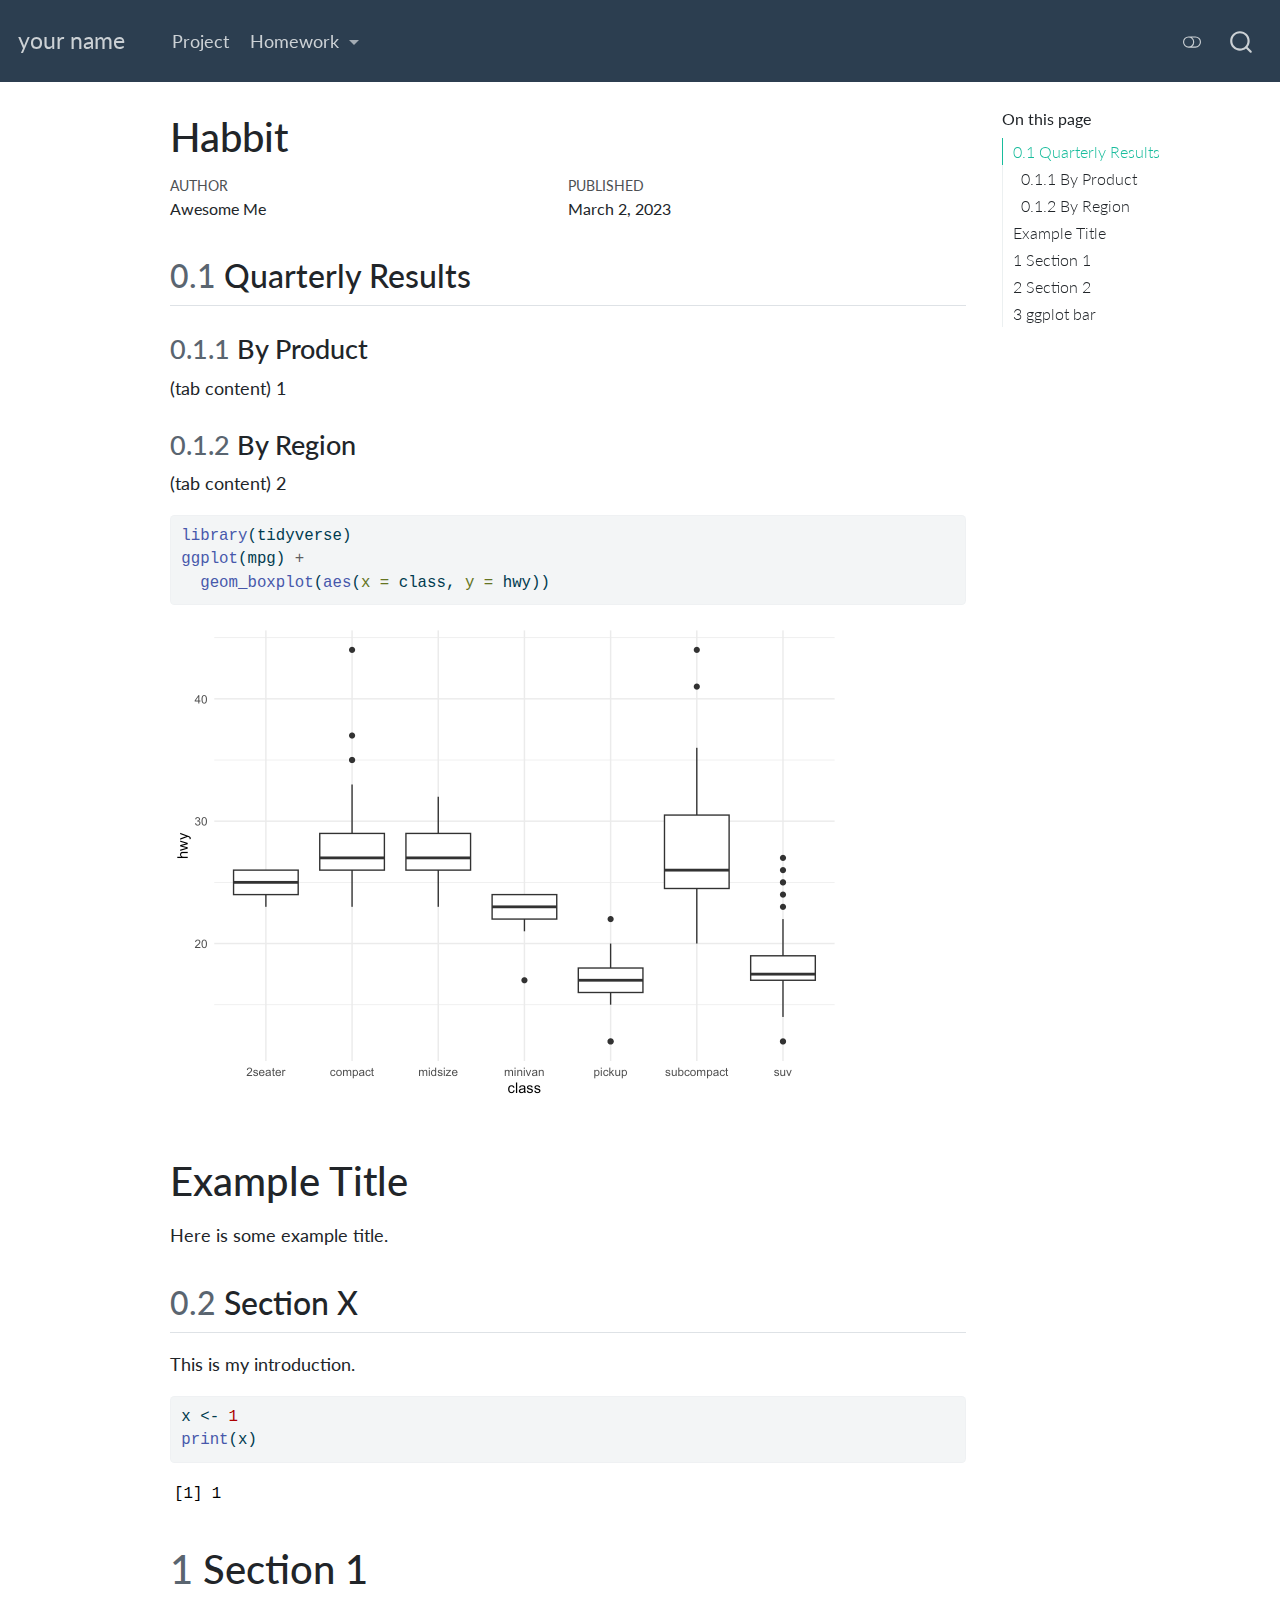
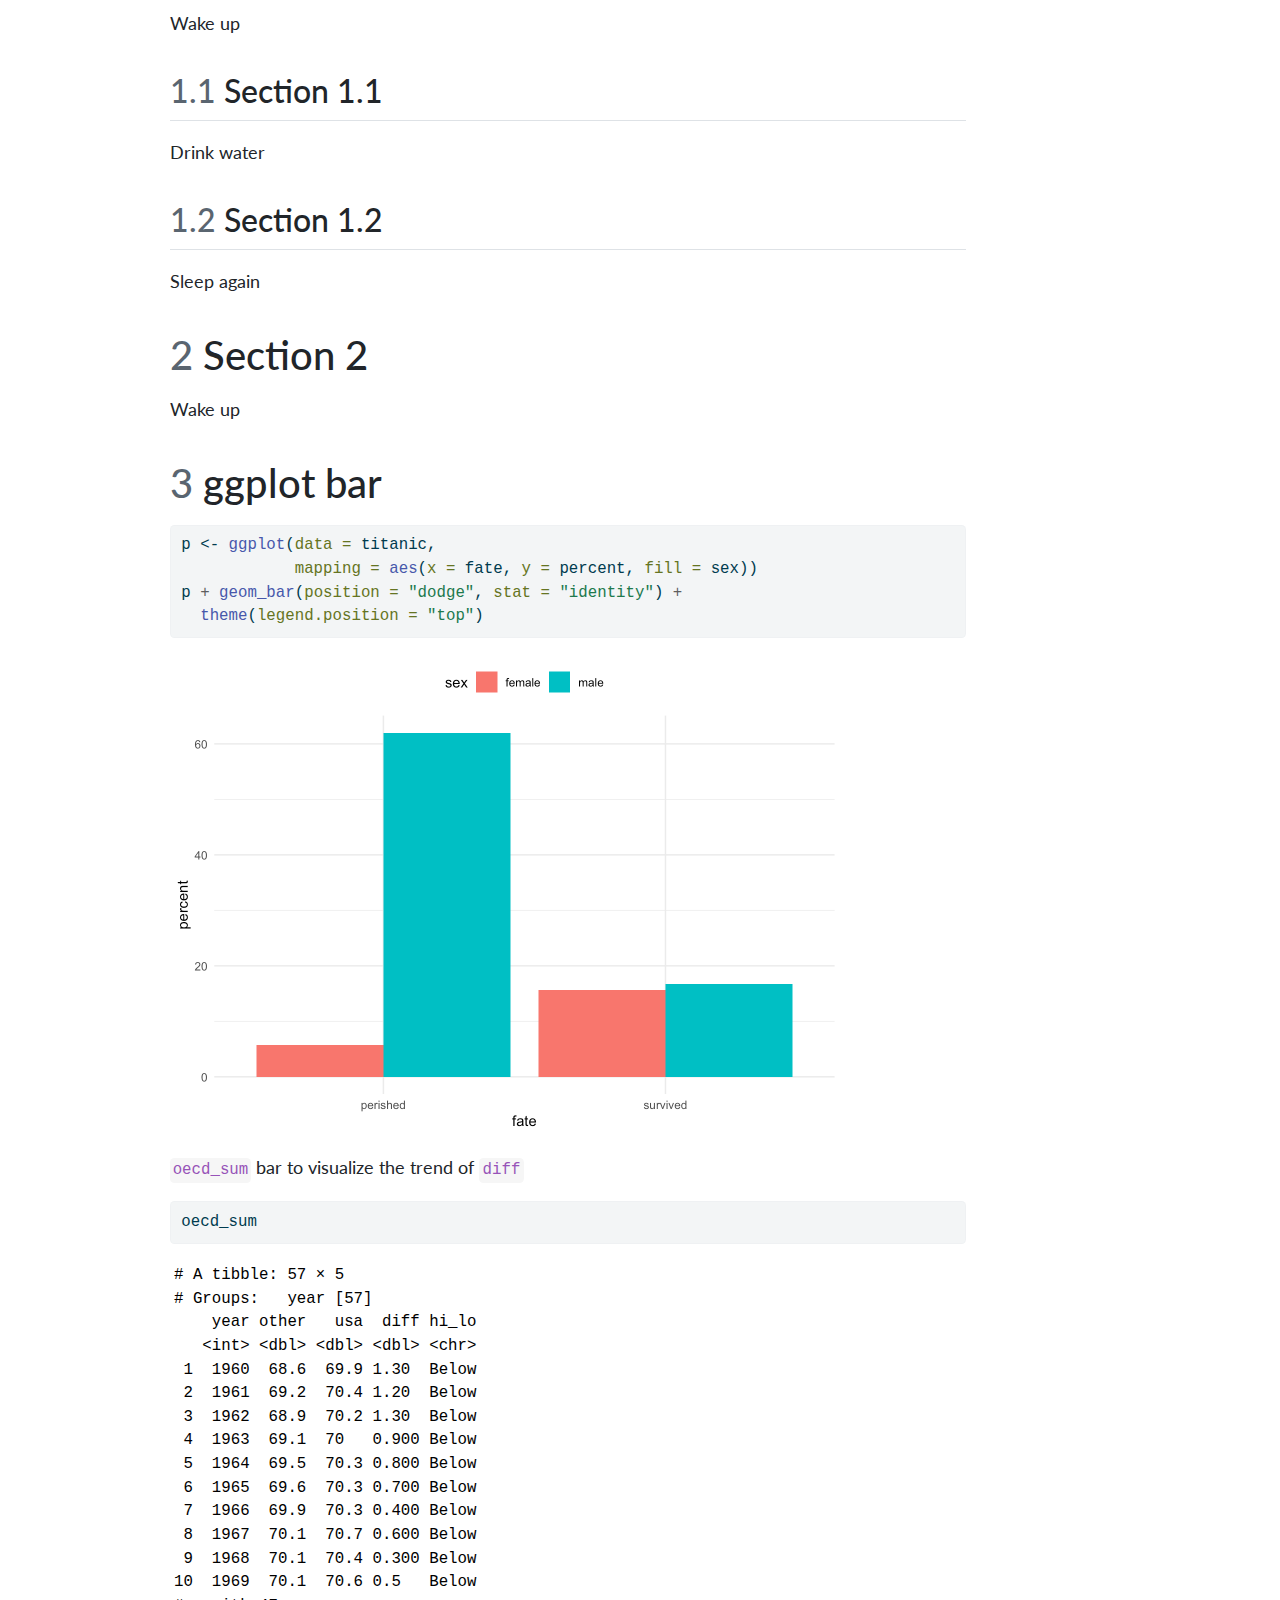
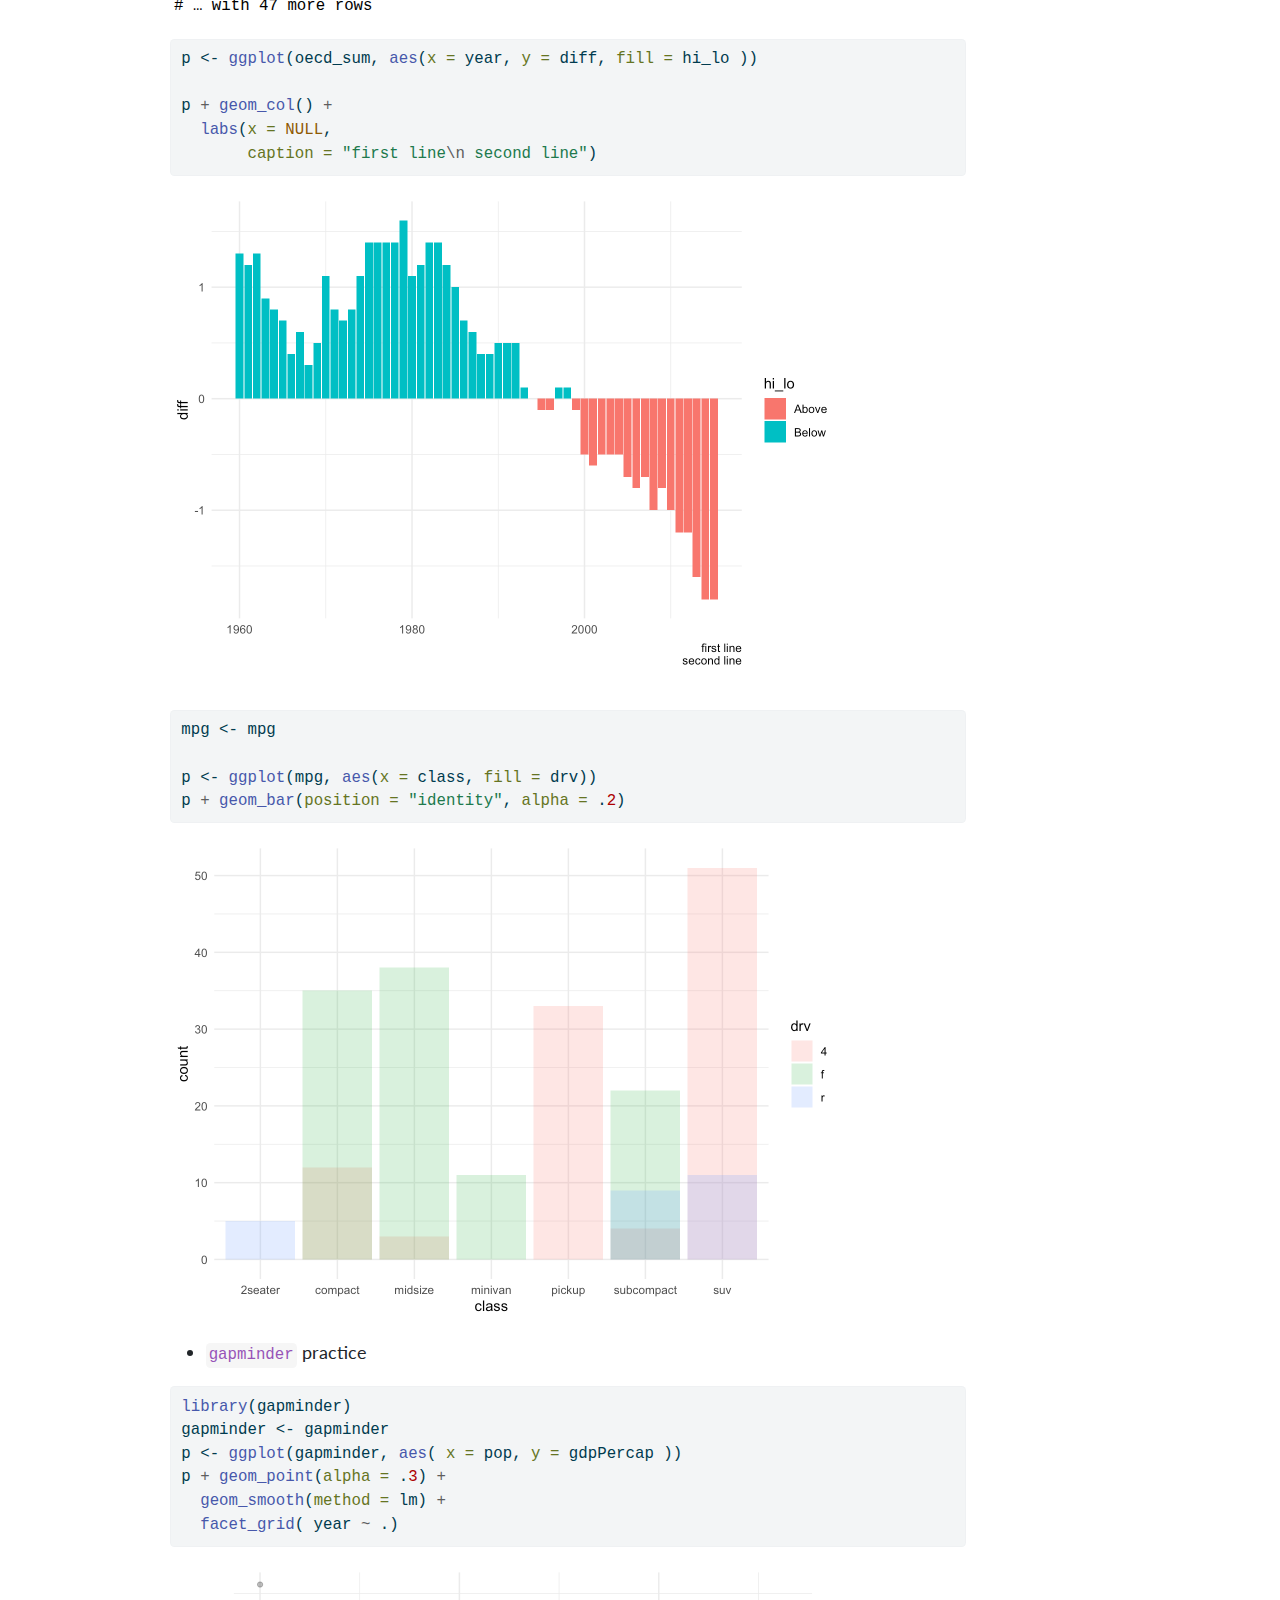
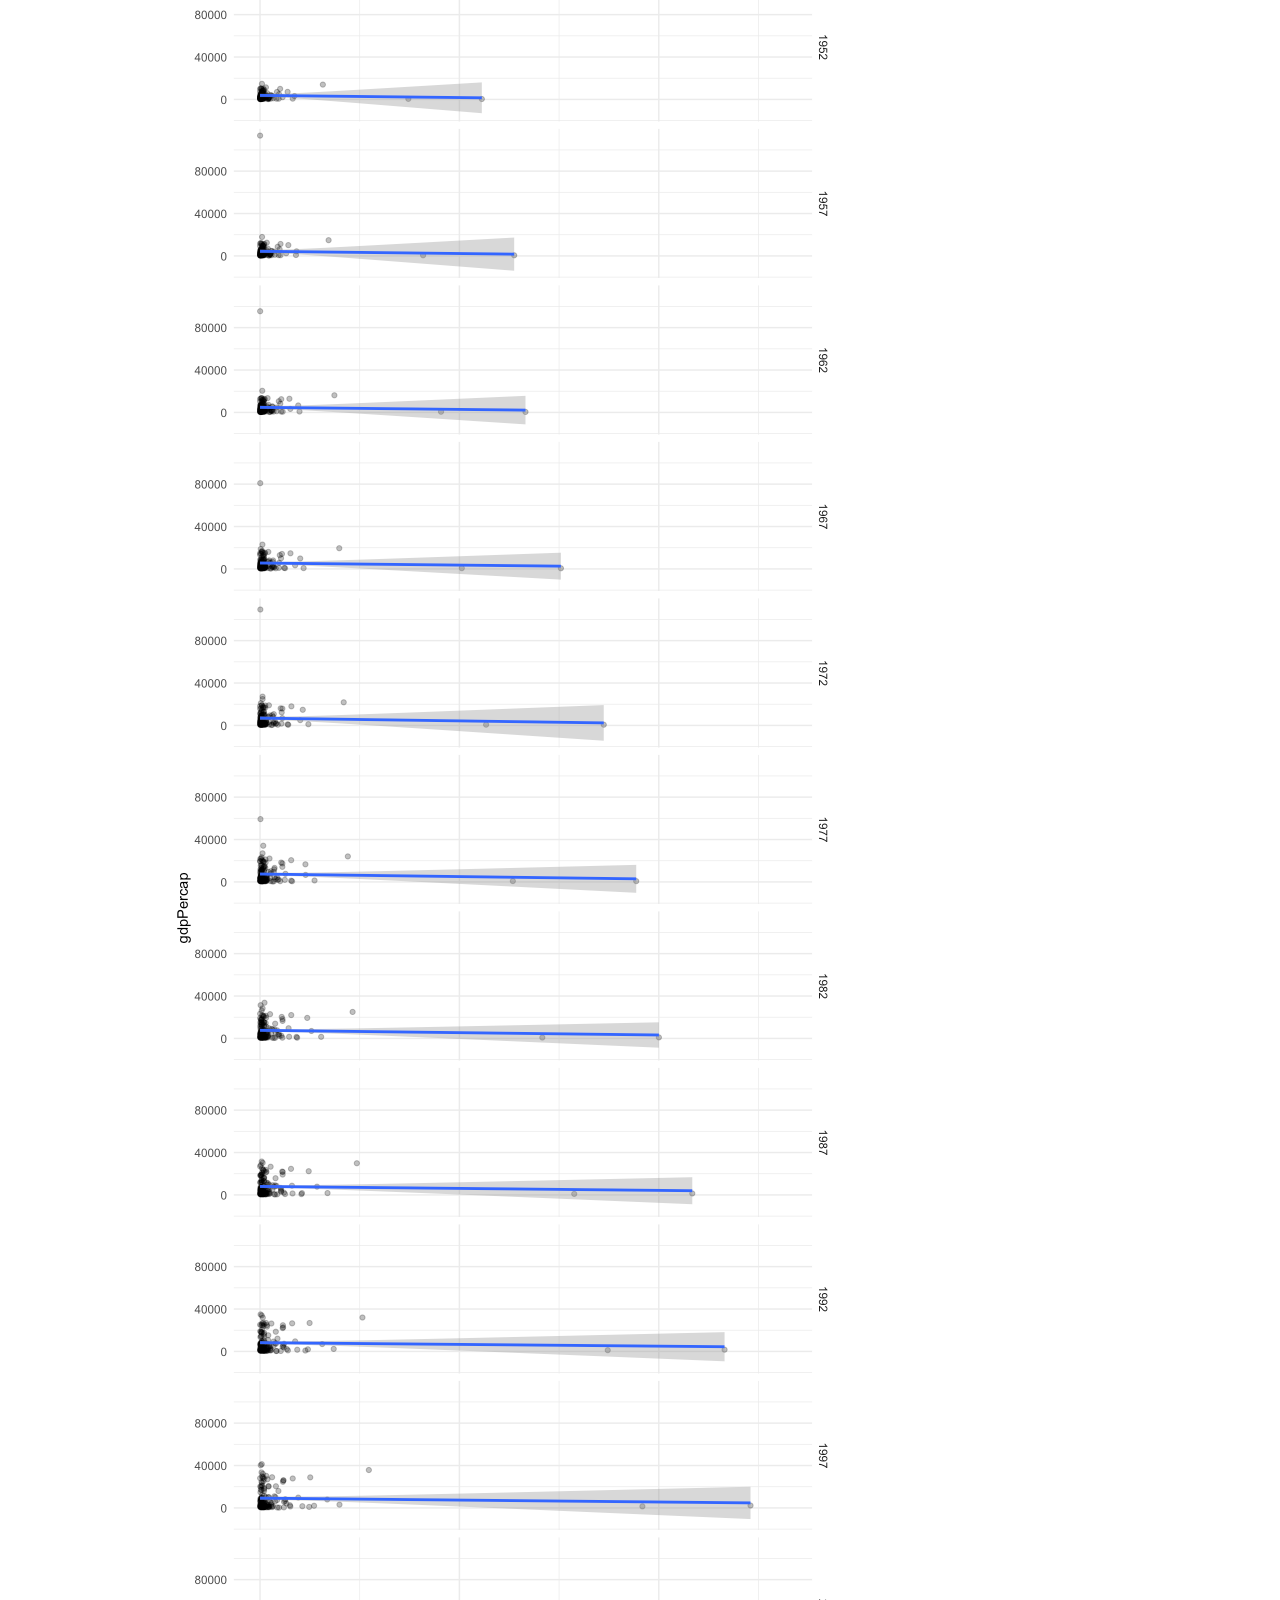
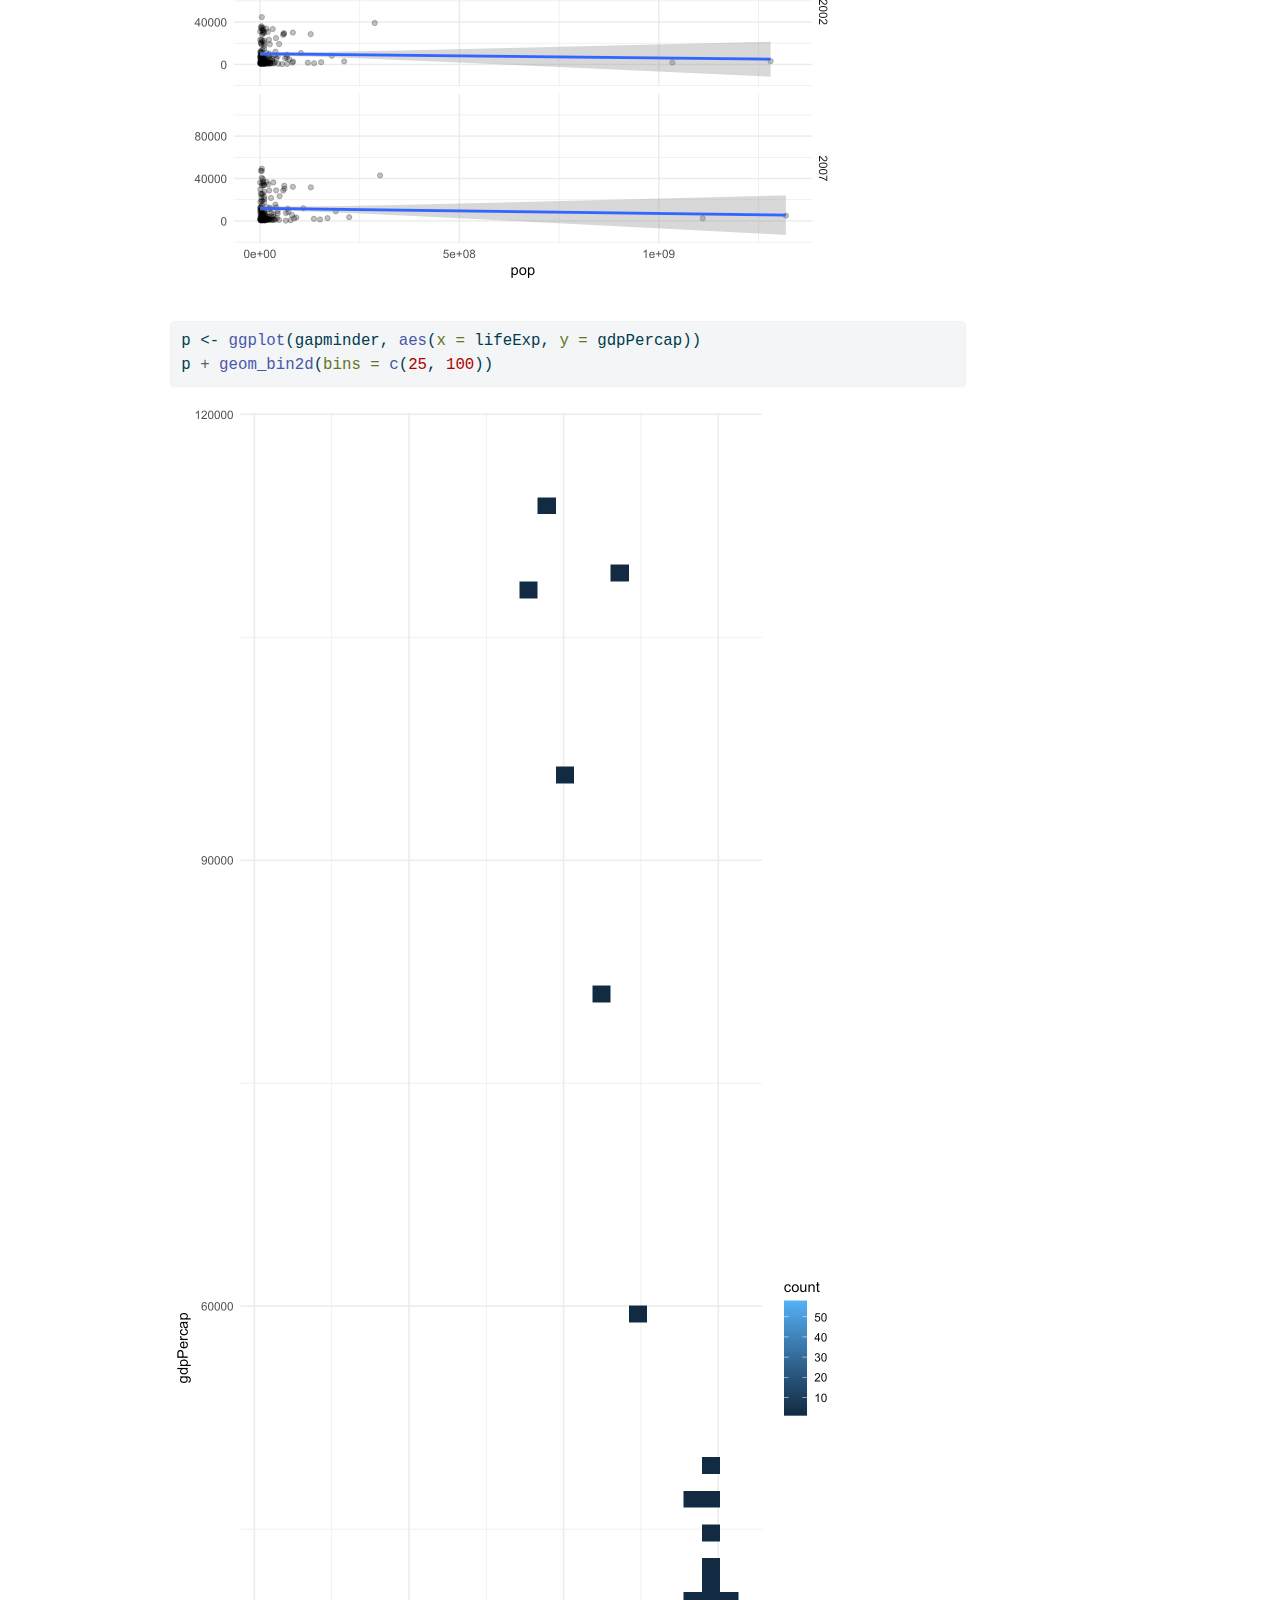
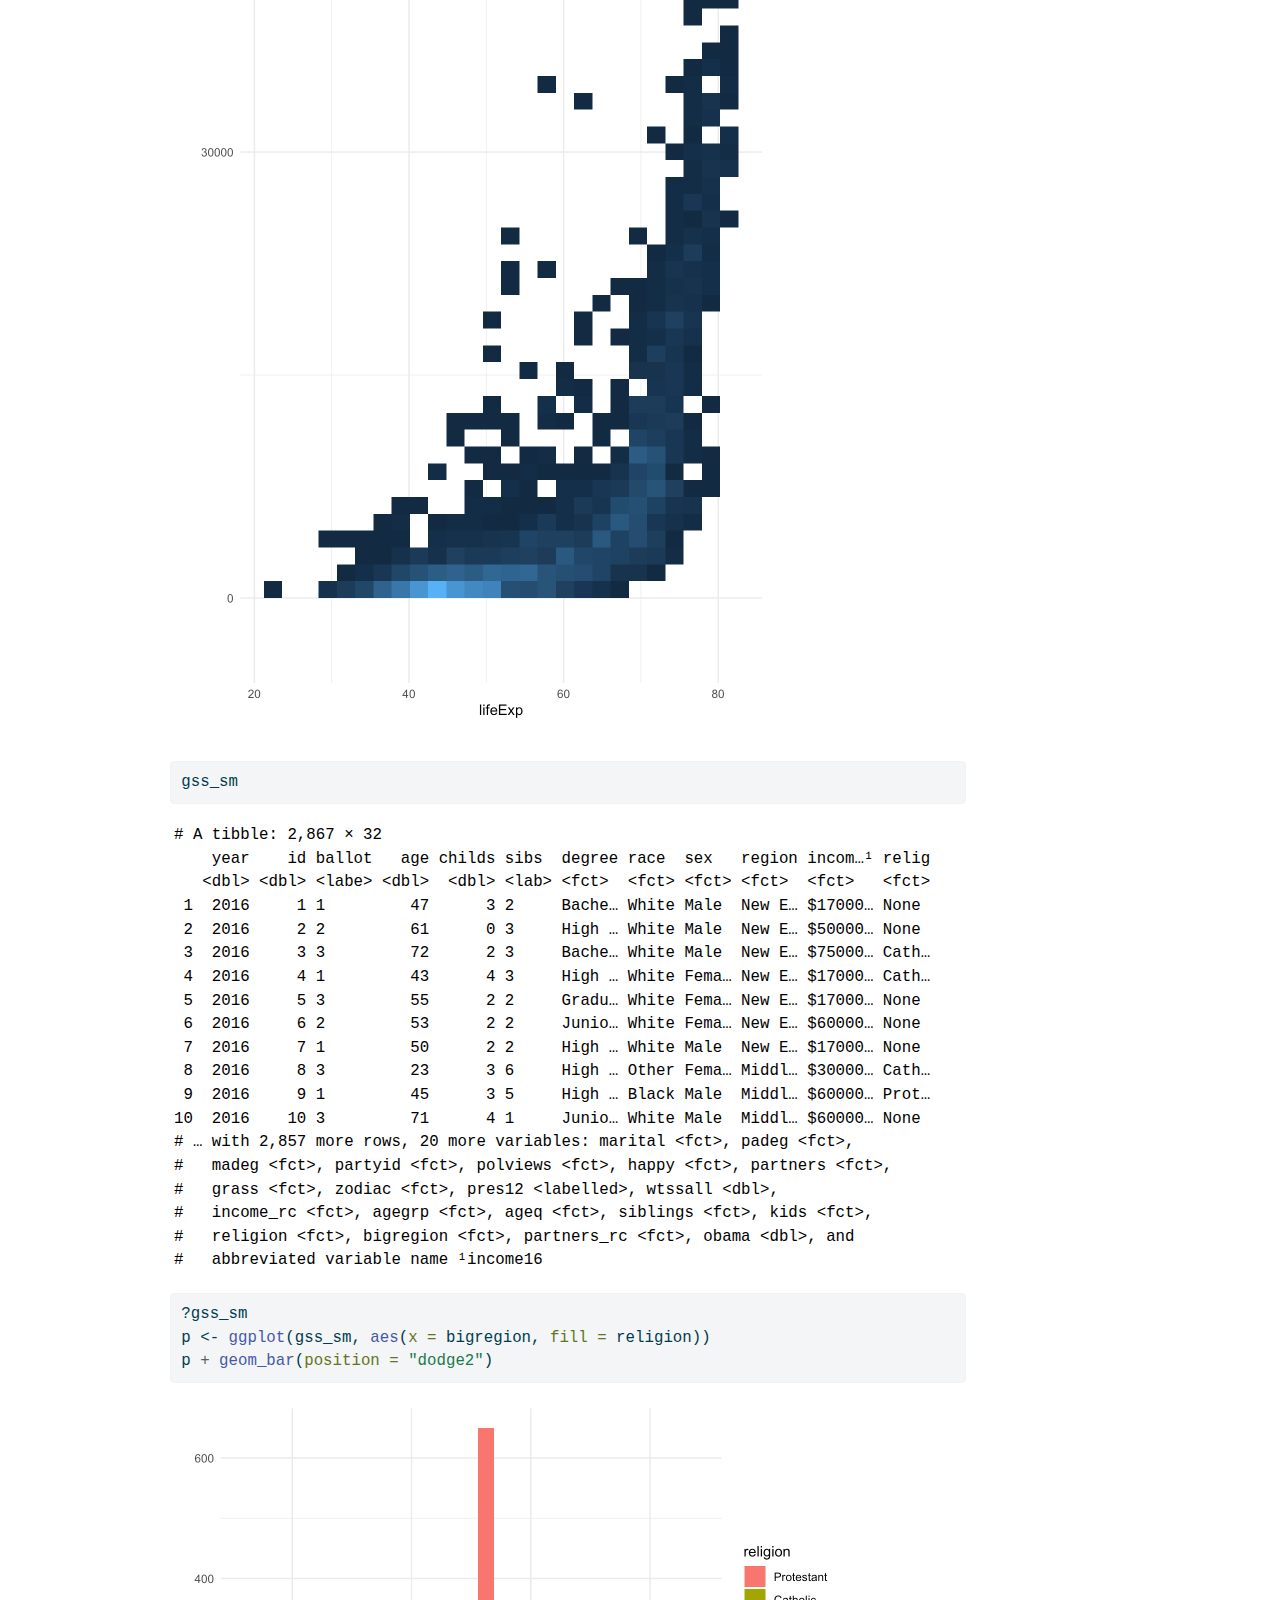
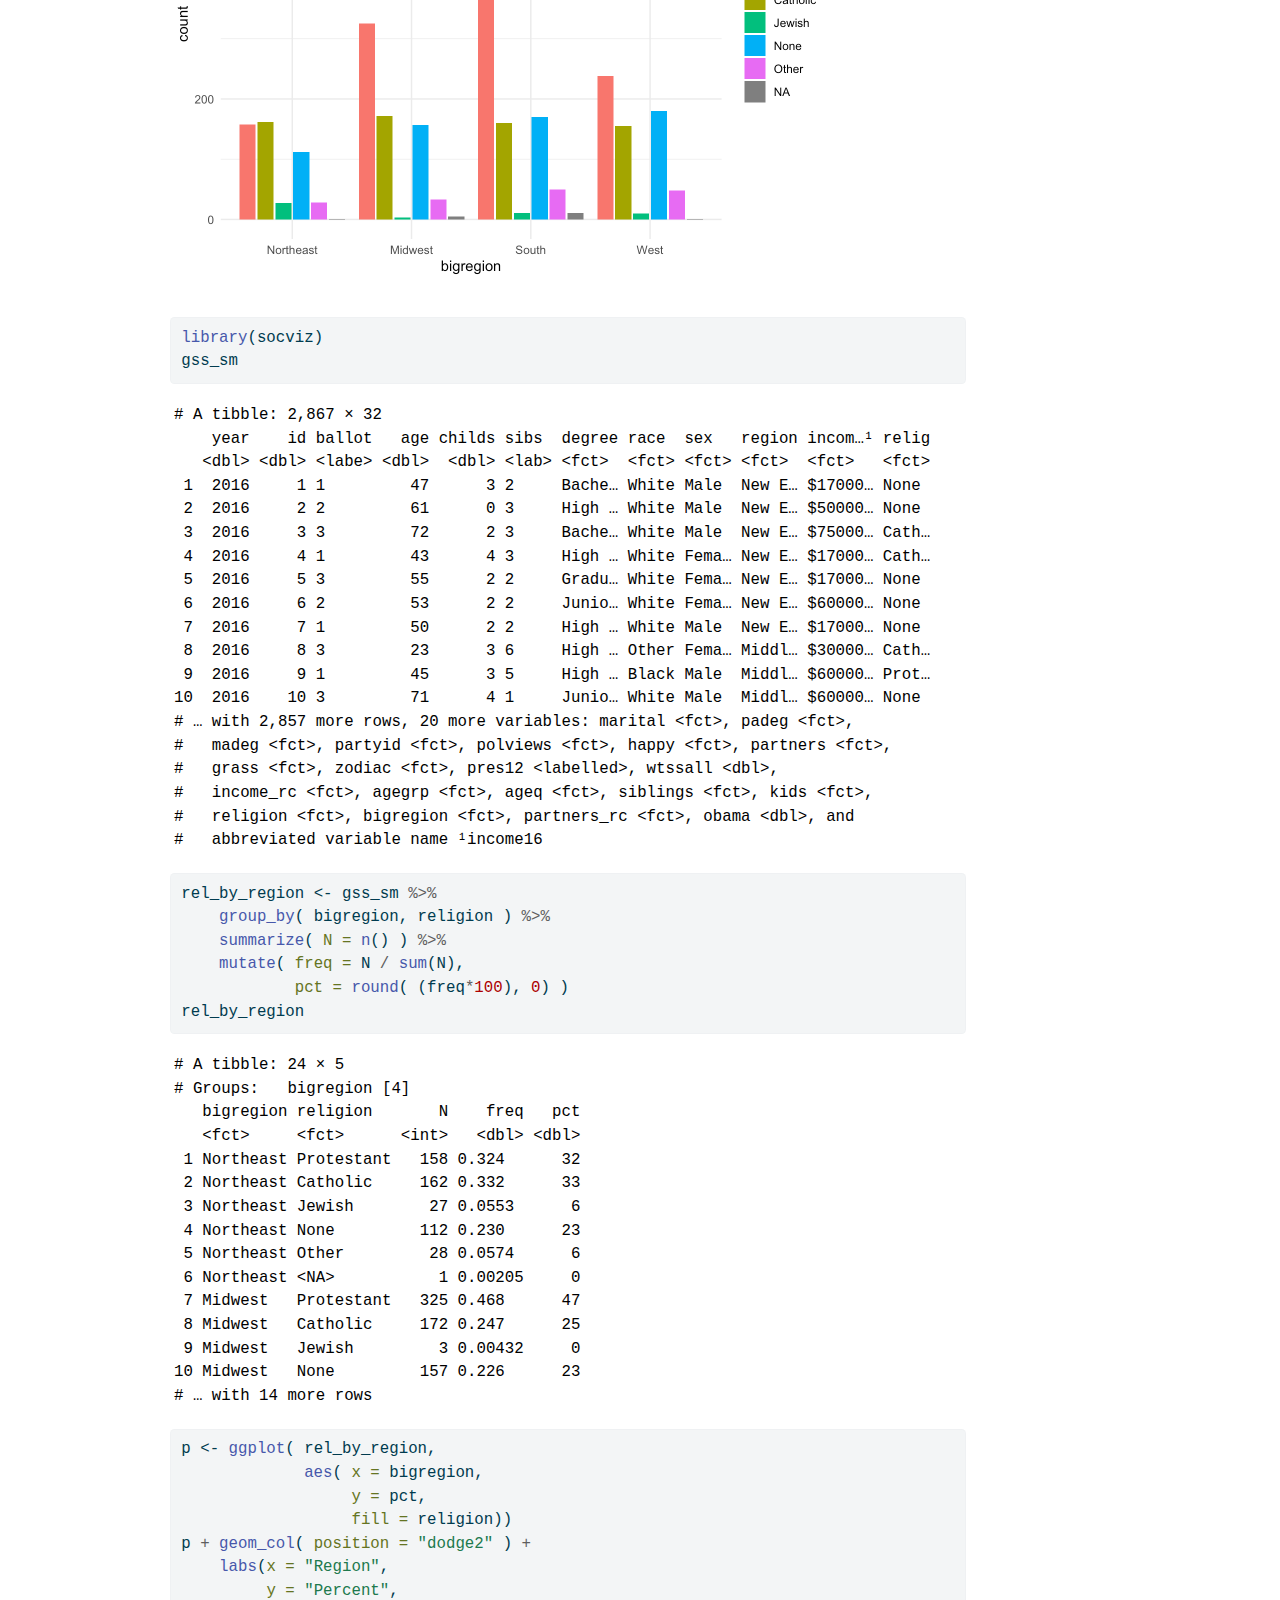
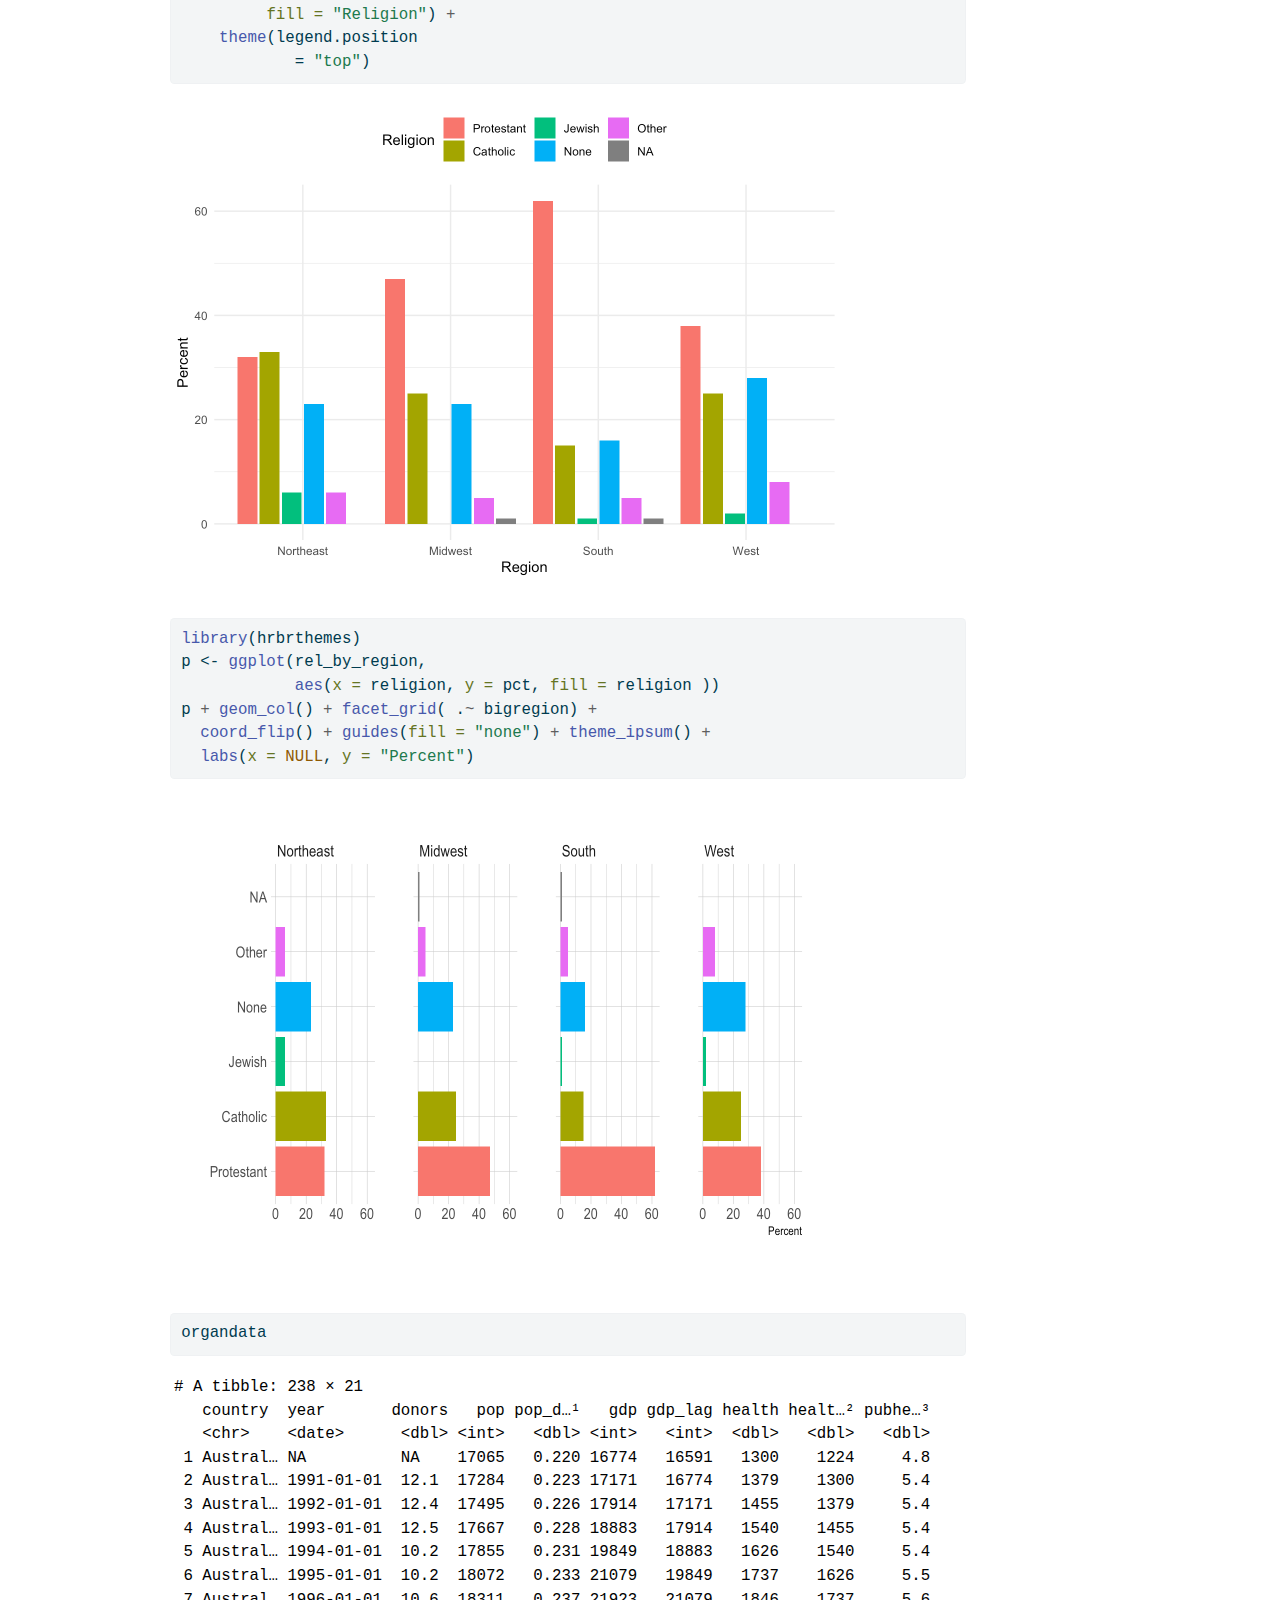
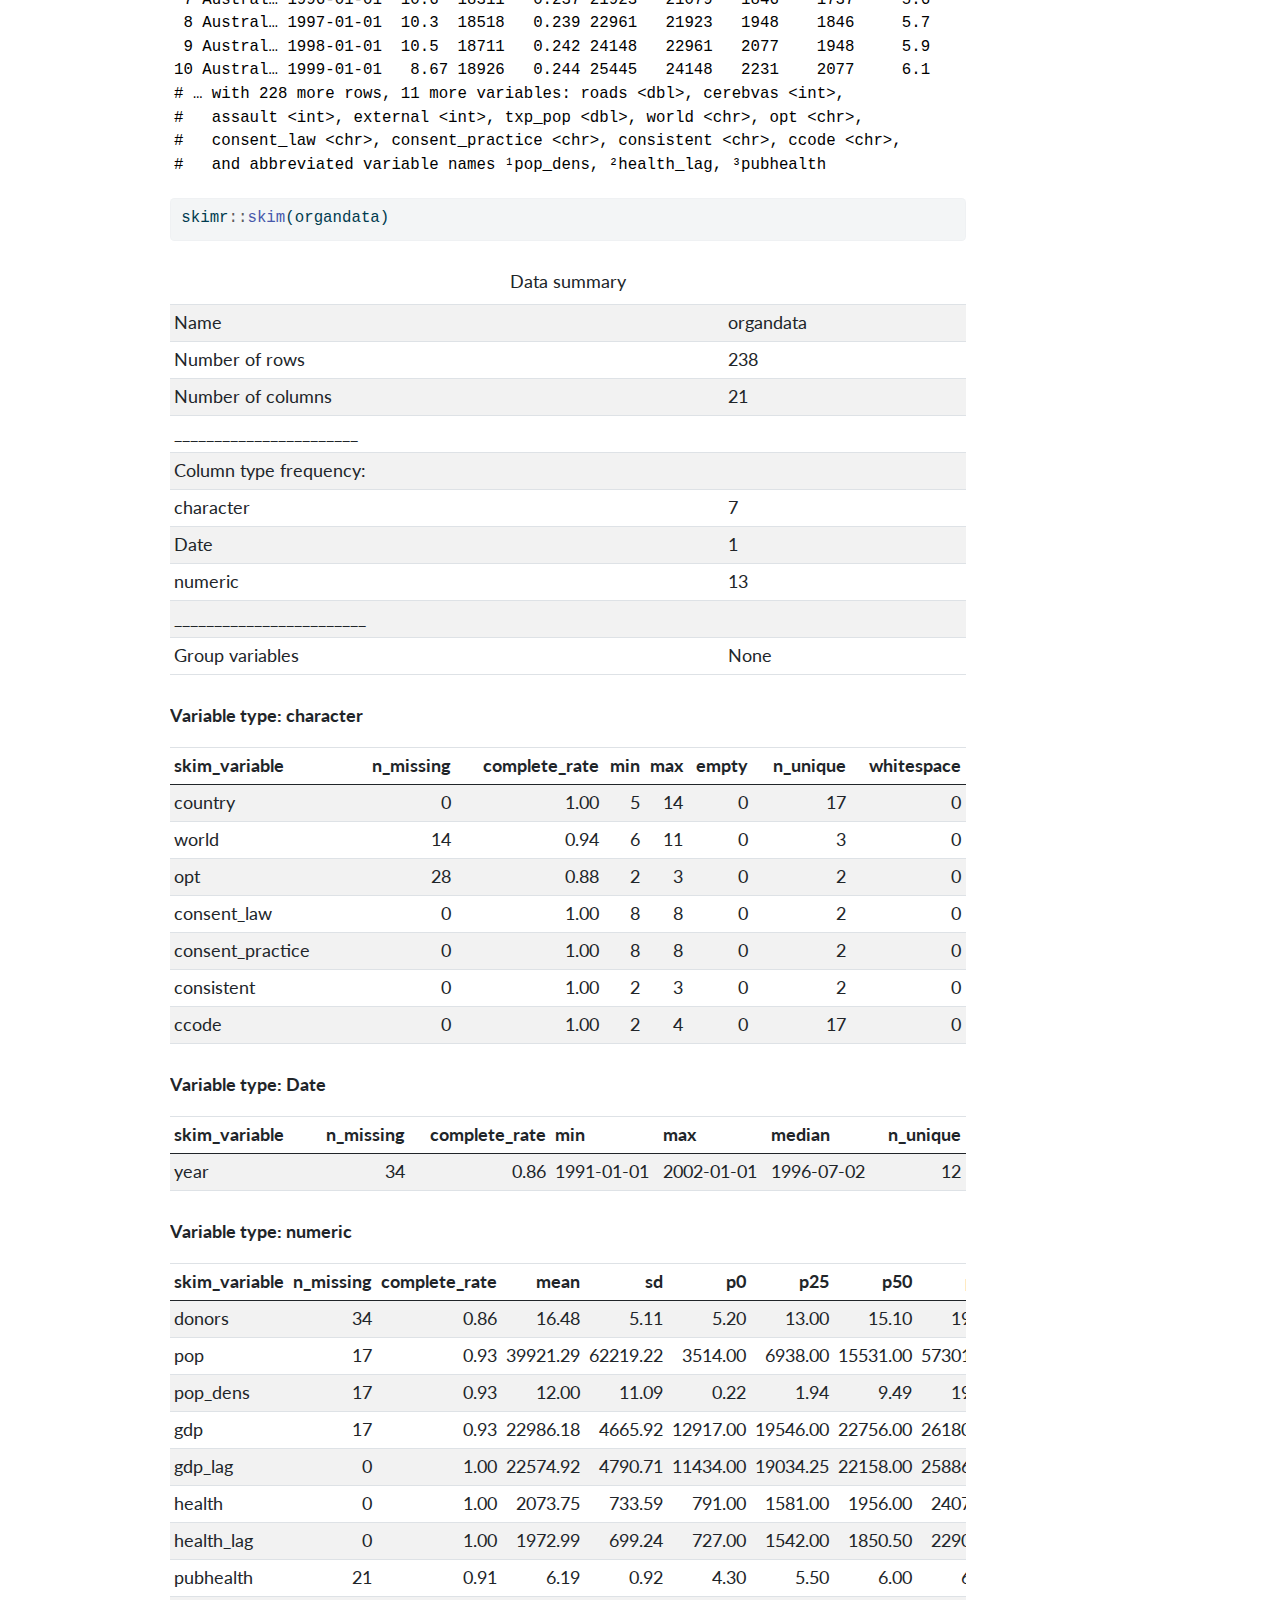
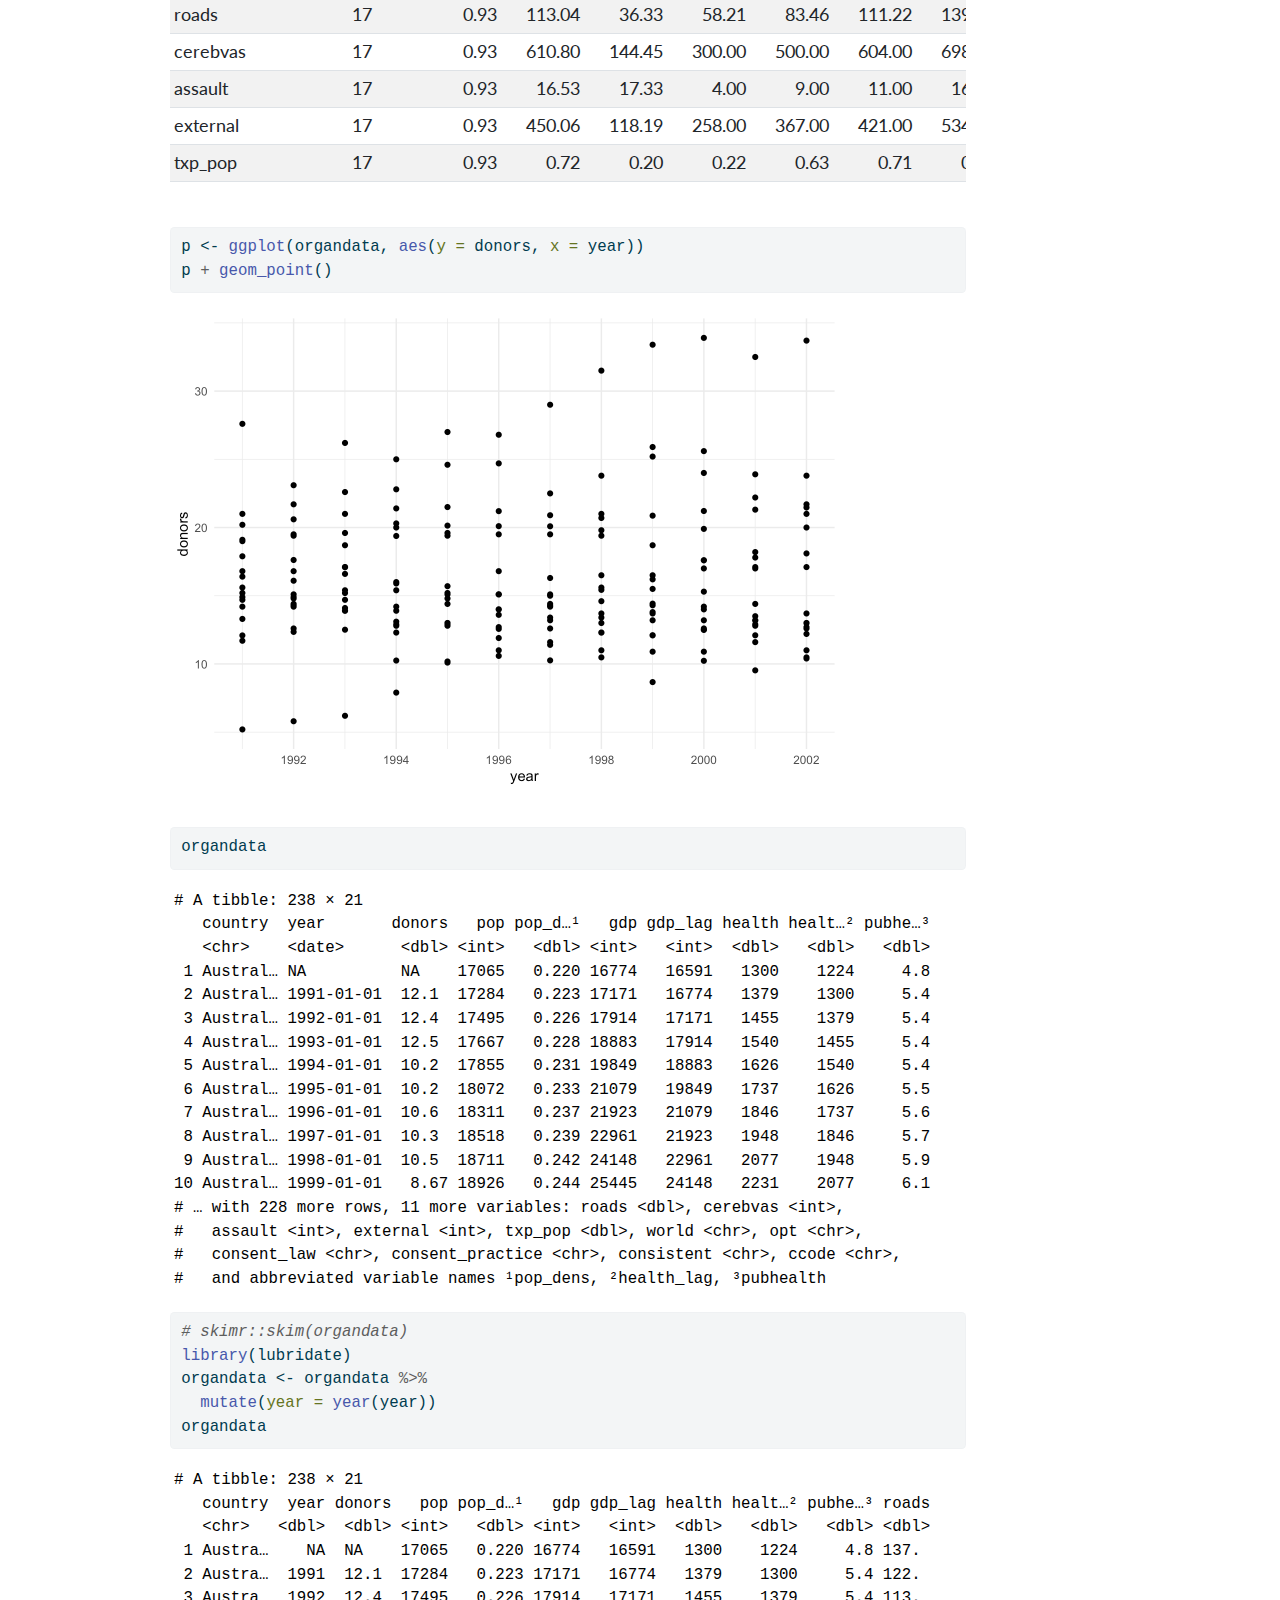
<file: docs/danl310-2023-02-14.html>
<!DOCTYPE html>
<html xmlns="http://www.w3.org/1999/xhtml" lang="en" xml:lang="en"><head>

<meta charset="utf-8">
<meta name="generator" content="quarto-1.2.335">

<meta name="viewport" content="width=device-width, initial-scale=1.0, user-scalable=yes">

<meta name="author" content="Awesome Me">
<meta name="dcterms.date" content="2023-03-02">

<title>your name - Habbit</title>
<style>
code{white-space: pre-wrap;}
span.smallcaps{font-variant: small-caps;}
div.columns{display: flex; gap: min(4vw, 1.5em);}
div.column{flex: auto; overflow-x: auto;}
div.hanging-indent{margin-left: 1.5em; text-indent: -1.5em;}
ul.task-list{list-style: none;}
ul.task-list li input[type="checkbox"] {
  width: 0.8em;
  margin: 0 0.8em 0.2em -1.6em;
  vertical-align: middle;
}
pre > code.sourceCode { white-space: pre; position: relative; }
pre > code.sourceCode > span { display: inline-block; line-height: 1.25; }
pre > code.sourceCode > span:empty { height: 1.2em; }
.sourceCode { overflow: visible; }
code.sourceCode > span { color: inherit; text-decoration: inherit; }
div.sourceCode { margin: 1em 0; }
pre.sourceCode { margin: 0; }
@media screen {
div.sourceCode { overflow: auto; }
}
@media print {
pre > code.sourceCode { white-space: pre-wrap; }
pre > code.sourceCode > span { text-indent: -5em; padding-left: 5em; }
}
pre.numberSource code
  { counter-reset: source-line 0; }
pre.numberSource code > span
  { position: relative; left: -4em; counter-increment: source-line; }
pre.numberSource code > span > a:first-child::before
  { content: counter(source-line);
    position: relative; left: -1em; text-align: right; vertical-align: baseline;
    border: none; display: inline-block;
    -webkit-touch-callout: none; -webkit-user-select: none;
    -khtml-user-select: none; -moz-user-select: none;
    -ms-user-select: none; user-select: none;
    padding: 0 4px; width: 4em;
    color: #aaaaaa;
  }
pre.numberSource { margin-left: 3em; border-left: 1px solid #aaaaaa;  padding-left: 4px; }
div.sourceCode
  {   }
@media screen {
pre > code.sourceCode > span > a:first-child::before { text-decoration: underline; }
}
code span.al { color: #ff0000; font-weight: bold; } /* Alert */
code span.an { color: #60a0b0; font-weight: bold; font-style: italic; } /* Annotation */
code span.at { color: #7d9029; } /* Attribute */
code span.bn { color: #40a070; } /* BaseN */
code span.bu { color: #008000; } /* BuiltIn */
code span.cf { color: #007020; font-weight: bold; } /* ControlFlow */
code span.ch { color: #4070a0; } /* Char */
code span.cn { color: #880000; } /* Constant */
code span.co { color: #60a0b0; font-style: italic; } /* Comment */
code span.cv { color: #60a0b0; font-weight: bold; font-style: italic; } /* CommentVar */
code span.do { color: #ba2121; font-style: italic; } /* Documentation */
code span.dt { color: #902000; } /* DataType */
code span.dv { color: #40a070; } /* DecVal */
code span.er { color: #ff0000; font-weight: bold; } /* Error */
code span.ex { } /* Extension */
code span.fl { color: #40a070; } /* Float */
code span.fu { color: #06287e; } /* Function */
code span.im { color: #008000; font-weight: bold; } /* Import */
code span.in { color: #60a0b0; font-weight: bold; font-style: italic; } /* Information */
code span.kw { color: #007020; font-weight: bold; } /* Keyword */
code span.op { color: #666666; } /* Operator */
code span.ot { color: #007020; } /* Other */
code span.pp { color: #bc7a00; } /* Preprocessor */
code span.sc { color: #4070a0; } /* SpecialChar */
code span.ss { color: #bb6688; } /* SpecialString */
code span.st { color: #4070a0; } /* String */
code span.va { color: #19177c; } /* Variable */
code span.vs { color: #4070a0; } /* VerbatimString */
code span.wa { color: #60a0b0; font-weight: bold; font-style: italic; } /* Warning */
</style>


<script src="site_libs/quarto-nav/quarto-nav.js"></script>
<script src="site_libs/clipboard/clipboard.min.js"></script>
<script src="site_libs/quarto-search/autocomplete.umd.js"></script>
<script src="site_libs/quarto-search/fuse.min.js"></script>
<script src="site_libs/quarto-search/quarto-search.js"></script>
<meta name="quarto:offset" content="./">
<script src="site_libs/quarto-html/quarto.js"></script>
<script src="site_libs/quarto-html/popper.min.js"></script>
<script src="site_libs/quarto-html/tippy.umd.min.js"></script>
<script src="site_libs/quarto-html/anchor.min.js"></script>
<link href="site_libs/quarto-html/tippy.css" rel="stylesheet">
<link href="site_libs/quarto-html/quarto-syntax-highlighting.css" rel="stylesheet" class="quarto-color-scheme" id="quarto-text-highlighting-styles">
<link href="site_libs/quarto-html/quarto-syntax-highlighting-dark.css" rel="prefetch" class="quarto-color-scheme quarto-color-alternate" id="quarto-text-highlighting-styles">
<script src="site_libs/bootstrap/bootstrap.min.js"></script>
<link href="site_libs/bootstrap/bootstrap-icons.css" rel="stylesheet">
<link href="site_libs/bootstrap/bootstrap.min.css" rel="stylesheet" class="quarto-color-scheme" id="quarto-bootstrap" data-mode="light">
<link href="site_libs/bootstrap/bootstrap-dark.min.css" rel="prefetch" class="quarto-color-scheme quarto-color-alternate" id="quarto-bootstrap" data-mode="dark">
<script id="quarto-search-options" type="application/json">{
  "location": "navbar",
  "copy-button": false,
  "collapse-after": 3,
  "panel-placement": "end",
  "type": "overlay",
  "limit": 20,
  "language": {
    "search-no-results-text": "No results",
    "search-matching-documents-text": "matching documents",
    "search-copy-link-title": "Copy link to search",
    "search-hide-matches-text": "Hide additional matches",
    "search-more-match-text": "more match in this document",
    "search-more-matches-text": "more matches in this document",
    "search-clear-button-title": "Clear",
    "search-detached-cancel-button-title": "Cancel",
    "search-submit-button-title": "Submit"
  }
}</script>


</head>

<body class="nav-fixed">

<div id="quarto-search-results"></div>
  <header id="quarto-header" class="headroom fixed-top">
    <nav class="navbar navbar-expand-lg navbar-dark ">
      <div class="navbar-container container-fluid">
      <div class="navbar-brand-container">
    <a class="navbar-brand" href="./index.html">
    <span class="navbar-title">your name</span>
    </a>
  </div>
          <button class="navbar-toggler" type="button" data-bs-toggle="collapse" data-bs-target="#navbarCollapse" aria-controls="navbarCollapse" aria-expanded="false" aria-label="Toggle navigation" onclick="if (window.quartoToggleHeadroom) { window.quartoToggleHeadroom(); }">
  <span class="navbar-toggler-icon"></span>
</button>
          <div class="collapse navbar-collapse" id="navbarCollapse">
            <ul class="navbar-nav navbar-nav-scroll me-auto">
  <li class="nav-item">
    <a class="nav-link" href="./teamproj0.html">
 <span class="menu-text">Project</span></a>
  </li>  
  <li class="nav-item dropdown ">
    <a class="nav-link dropdown-toggle" href="#" id="nav-menu-homework" role="button" data-bs-toggle="dropdown" aria-expanded="false">
 <span class="menu-text">Homework</span>
    </a>
    <ul class="dropdown-menu" aria-labelledby="nav-menu-homework">    
        <li>
    <a class="dropdown-item" href="./hw0.html">
 <span class="dropdown-text">hw0</span></a>
  </li>  
    </ul>
  </li>
</ul>
              <div class="quarto-toggle-container">
                  <a href="" class="quarto-color-scheme-toggle nav-link" onclick="window.quartoToggleColorScheme(); return false;" title="Toggle dark mode"><i class="bi"></i></a>
              </div>
              <div id="quarto-search" class="" title="Search"></div>
          </div> <!-- /navcollapse -->
      </div> <!-- /container-fluid -->
    </nav>
</header>
<!-- content -->
<div id="quarto-content" class="quarto-container page-columns page-rows-contents page-layout-article page-navbar">
<!-- sidebar -->
<!-- margin-sidebar -->
    <div id="quarto-margin-sidebar" class="sidebar margin-sidebar">
        <nav id="TOC" role="doc-toc" class="toc-active">
    <h2 id="toc-title">On this page</h2>
   
  <ul>
  <li><a href="#quarterly-results" id="toc-quarterly-results" class="nav-link active" data-scroll-target="#quarterly-results"><span class="toc-section-number">0.1</span>  Quarterly Results</a>
  <ul class="collapse">
  <li><a href="#by-product" id="toc-by-product" class="nav-link" data-scroll-target="#by-product"><span class="toc-section-number">0.1.1</span>  By Product</a></li>
  <li><a href="#by-region" id="toc-by-region" class="nav-link" data-scroll-target="#by-region"><span class="toc-section-number">0.1.2</span>  By Region</a></li>
  </ul></li>
  <li><a href="#example-title" id="toc-example-title" class="nav-link" data-scroll-target="#example-title">Example Title</a>
  <ul class="collapse">
  <li><a href="#section-x" id="toc-section-x" class="nav-link" data-scroll-target="#section-x"><span class="toc-section-number">0.2</span>  Section X</a></li>
  </ul></li>
  <li><a href="#section-1" id="toc-section-1" class="nav-link" data-scroll-target="#section-1"><span class="toc-section-number">1</span>  Section 1</a>
  <ul class="collapse">
  <li><a href="#section-1.1" id="toc-section-1.1" class="nav-link" data-scroll-target="#section-1.1"><span class="toc-section-number">1.1</span>  Section 1.1</a></li>
  <li><a href="#section-1.2" id="toc-section-1.2" class="nav-link" data-scroll-target="#section-1.2"><span class="toc-section-number">1.2</span>  Section 1.2</a></li>
  </ul></li>
  <li><a href="#section-2" id="toc-section-2" class="nav-link" data-scroll-target="#section-2"><span class="toc-section-number">2</span>  Section 2</a></li>
  <li><a href="#ggplot-bar" id="toc-ggplot-bar" class="nav-link" data-scroll-target="#ggplot-bar"><span class="toc-section-number">3</span>  ggplot bar</a></li>
  </ul>
</nav>
    </div>
<!-- main -->
<main class="content" id="quarto-document-content">

<header id="title-block-header" class="quarto-title-block default">
<div class="quarto-title">
<h1 class="title">Habbit</h1>
</div>



<div class="quarto-title-meta">

    <div>
    <div class="quarto-title-meta-heading">Author</div>
    <div class="quarto-title-meta-contents">
             <p>Awesome Me </p>
          </div>
  </div>
    
    <div>
    <div class="quarto-title-meta-heading">Published</div>
    <div class="quarto-title-meta-contents">
      <p class="date">March 2, 2023</p>
    </div>
  </div>
  
    
  </div>
  

</header>

<section id="quarterly-results" class="level2 tabset tabset-pills" data-number="0.1">
<h2 class="tabset tabset-pills anchored" data-number="0.1" data-anchor-id="quarterly-results"><span class="header-section-number">0.1</span> Quarterly Results</h2>
<section id="by-product" class="level3" data-number="0.1.1">
<h3 data-number="0.1.1" class="anchored" data-anchor-id="by-product"><span class="header-section-number">0.1.1</span> By Product</h3>
<p>(tab content) 1</p>
</section>
<section id="by-region" class="level3" data-number="0.1.2">
<h3 data-number="0.1.2" class="anchored" data-anchor-id="by-region"><span class="header-section-number">0.1.2</span> By Region</h3>
<p>(tab content) 2</p>
<div class="cell">
<div class="sourceCode cell-code" id="cb1"><pre class="sourceCode r code-with-copy"><code class="sourceCode r"><span id="cb1-1"><a href="#cb1-1" aria-hidden="true" tabindex="-1"></a><span class="fu">library</span>(tidyverse)</span>
<span id="cb1-2"><a href="#cb1-2" aria-hidden="true" tabindex="-1"></a><span class="fu">ggplot</span>(mpg) <span class="sc">+</span></span>
<span id="cb1-3"><a href="#cb1-3" aria-hidden="true" tabindex="-1"></a>  <span class="fu">geom_boxplot</span>(<span class="fu">aes</span>(<span class="at">x =</span> class, <span class="at">y =</span> hwy))</span></code><button title="Copy to Clipboard" class="code-copy-button"><i class="bi"></i></button></pre></div>
<div class="cell-output-display">
<p><img src="danl310-2023-02-14_files/figure-html/unnamed-chunk-1-1.png" class="img-fluid" width="672"></p>
</div>
</div>
</section>
</section>
<section id="example-title" class="level1 unnumbered">
<h1 class="unnumbered">Example Title</h1>
<p>Here is some example title.</p>
<section id="section-x" class="level2" data-number="0.2">
<h2 data-number="0.2" class="anchored" data-anchor-id="section-x"><span class="header-section-number">0.2</span> Section X</h2>
<p>This is my introduction.</p>
<div class="cell">
<div class="sourceCode cell-code" id="cb2"><pre class="sourceCode r code-with-copy"><code class="sourceCode r"><span id="cb2-1"><a href="#cb2-1" aria-hidden="true" tabindex="-1"></a>x <span class="ot">&lt;-</span> <span class="dv">1</span></span>
<span id="cb2-2"><a href="#cb2-2" aria-hidden="true" tabindex="-1"></a><span class="fu">print</span>(x)</span></code><button title="Copy to Clipboard" class="code-copy-button"><i class="bi"></i></button></pre></div>
<div class="cell-output cell-output-stdout">
<pre><code>[1] 1</code></pre>
</div>
</div>
</section>
</section>
<section id="section-1" class="level1" data-number="1">
<h1 data-number="1"><span class="header-section-number">1</span> Section 1</h1>
<p>Wake up</p>
<section id="section-1.1" class="level2" data-number="1.1">
<h2 data-number="1.1" class="anchored" data-anchor-id="section-1.1"><span class="header-section-number">1.1</span> Section 1.1</h2>
<p>Drink water</p>
</section>
<section id="section-1.2" class="level2" data-number="1.2">
<h2 data-number="1.2" class="anchored" data-anchor-id="section-1.2"><span class="header-section-number">1.2</span> Section 1.2</h2>
<p>Sleep again</p>
</section>
</section>
<section id="section-2" class="level1" data-number="2">
<h1 data-number="2"><span class="header-section-number">2</span> Section 2</h1>
<p>Wake up</p>
</section>
<section id="ggplot-bar" class="level1" data-number="3">
<h1 data-number="3"><span class="header-section-number">3</span> ggplot bar</h1>
<div class="cell">
<div class="sourceCode cell-code" id="cb4"><pre class="sourceCode r code-with-copy"><code class="sourceCode r"><span id="cb4-1"><a href="#cb4-1" aria-hidden="true" tabindex="-1"></a>p <span class="ot">&lt;-</span> <span class="fu">ggplot</span>(<span class="at">data =</span> titanic,</span>
<span id="cb4-2"><a href="#cb4-2" aria-hidden="true" tabindex="-1"></a>            <span class="at">mapping =</span> <span class="fu">aes</span>(<span class="at">x =</span> fate, <span class="at">y =</span> percent, <span class="at">fill =</span> sex))</span>
<span id="cb4-3"><a href="#cb4-3" aria-hidden="true" tabindex="-1"></a>p <span class="sc">+</span> <span class="fu">geom_bar</span>(<span class="at">position =</span> <span class="st">"dodge"</span>, <span class="at">stat =</span> <span class="st">"identity"</span>) <span class="sc">+</span></span>
<span id="cb4-4"><a href="#cb4-4" aria-hidden="true" tabindex="-1"></a>  <span class="fu">theme</span>(<span class="at">legend.position =</span> <span class="st">"top"</span>)</span></code><button title="Copy to Clipboard" class="code-copy-button"><i class="bi"></i></button></pre></div>
<div class="cell-output-display">
<p><img src="danl310-2023-02-14_files/figure-html/unnamed-chunk-3-1.png" class="img-fluid" width="672"></p>
</div>
</div>
<p><code>oecd_sum</code> bar to visualize the trend of <code>diff</code></p>
<div class="cell">
<div class="sourceCode cell-code" id="cb5"><pre class="sourceCode r code-with-copy"><code class="sourceCode r"><span id="cb5-1"><a href="#cb5-1" aria-hidden="true" tabindex="-1"></a>oecd_sum</span></code><button title="Copy to Clipboard" class="code-copy-button"><i class="bi"></i></button></pre></div>
<div class="cell-output cell-output-stdout">
<pre><code># A tibble: 57 × 5
# Groups:   year [57]
    year other   usa  diff hi_lo
   &lt;int&gt; &lt;dbl&gt; &lt;dbl&gt; &lt;dbl&gt; &lt;chr&gt;
 1  1960  68.6  69.9 1.30  Below
 2  1961  69.2  70.4 1.20  Below
 3  1962  68.9  70.2 1.30  Below
 4  1963  69.1  70   0.900 Below
 5  1964  69.5  70.3 0.800 Below
 6  1965  69.6  70.3 0.700 Below
 7  1966  69.9  70.3 0.400 Below
 8  1967  70.1  70.7 0.600 Below
 9  1968  70.1  70.4 0.300 Below
10  1969  70.1  70.6 0.5   Below
# … with 47 more rows</code></pre>
</div>
<div class="sourceCode cell-code" id="cb7"><pre class="sourceCode r code-with-copy"><code class="sourceCode r"><span id="cb7-1"><a href="#cb7-1" aria-hidden="true" tabindex="-1"></a>p <span class="ot">&lt;-</span> <span class="fu">ggplot</span>(oecd_sum, <span class="fu">aes</span>(<span class="at">x =</span> year, <span class="at">y =</span> diff, <span class="at">fill =</span> hi_lo ))</span>
<span id="cb7-2"><a href="#cb7-2" aria-hidden="true" tabindex="-1"></a></span>
<span id="cb7-3"><a href="#cb7-3" aria-hidden="true" tabindex="-1"></a>p <span class="sc">+</span> <span class="fu">geom_col</span>() <span class="sc">+</span></span>
<span id="cb7-4"><a href="#cb7-4" aria-hidden="true" tabindex="-1"></a>  <span class="fu">labs</span>(<span class="at">x =</span> <span class="cn">NULL</span>,</span>
<span id="cb7-5"><a href="#cb7-5" aria-hidden="true" tabindex="-1"></a>       <span class="at">caption =</span> <span class="st">"first line</span><span class="sc">\n</span><span class="st"> second line"</span>)</span></code><button title="Copy to Clipboard" class="code-copy-button"><i class="bi"></i></button></pre></div>
<div class="cell-output-display">
<p><img src="danl310-2023-02-14_files/figure-html/unnamed-chunk-4-1.png" class="img-fluid" width="672"></p>
</div>
</div>
<div class="cell">
<div class="sourceCode cell-code" id="cb8"><pre class="sourceCode r code-with-copy"><code class="sourceCode r"><span id="cb8-1"><a href="#cb8-1" aria-hidden="true" tabindex="-1"></a>mpg <span class="ot">&lt;-</span> mpg</span>
<span id="cb8-2"><a href="#cb8-2" aria-hidden="true" tabindex="-1"></a></span>
<span id="cb8-3"><a href="#cb8-3" aria-hidden="true" tabindex="-1"></a>p <span class="ot">&lt;-</span> <span class="fu">ggplot</span>(mpg, <span class="fu">aes</span>(<span class="at">x =</span> class, <span class="at">fill =</span> drv))</span>
<span id="cb8-4"><a href="#cb8-4" aria-hidden="true" tabindex="-1"></a>p <span class="sc">+</span> <span class="fu">geom_bar</span>(<span class="at">position =</span> <span class="st">"identity"</span>, <span class="at">alpha =</span> .<span class="dv">2</span>)</span></code><button title="Copy to Clipboard" class="code-copy-button"><i class="bi"></i></button></pre></div>
<div class="cell-output-display">
<p><img src="danl310-2023-02-14_files/figure-html/unnamed-chunk-5-1.png" class="img-fluid" width="672"></p>
</div>
</div>
<ul>
<li><code>gapminder</code> practice</li>
</ul>
<div class="cell">
<div class="sourceCode cell-code" id="cb9"><pre class="sourceCode r code-with-copy"><code class="sourceCode r"><span id="cb9-1"><a href="#cb9-1" aria-hidden="true" tabindex="-1"></a><span class="fu">library</span>(gapminder)</span>
<span id="cb9-2"><a href="#cb9-2" aria-hidden="true" tabindex="-1"></a>gapminder <span class="ot">&lt;-</span> gapminder</span>
<span id="cb9-3"><a href="#cb9-3" aria-hidden="true" tabindex="-1"></a>p <span class="ot">&lt;-</span> <span class="fu">ggplot</span>(gapminder, <span class="fu">aes</span>( <span class="at">x =</span> pop, <span class="at">y =</span> gdpPercap )) </span>
<span id="cb9-4"><a href="#cb9-4" aria-hidden="true" tabindex="-1"></a>p <span class="sc">+</span> <span class="fu">geom_point</span>(<span class="at">alpha =</span> .<span class="dv">3</span>) <span class="sc">+</span></span>
<span id="cb9-5"><a href="#cb9-5" aria-hidden="true" tabindex="-1"></a>  <span class="fu">geom_smooth</span>(<span class="at">method =</span> lm) <span class="sc">+</span></span>
<span id="cb9-6"><a href="#cb9-6" aria-hidden="true" tabindex="-1"></a>  <span class="fu">facet_grid</span>( year <span class="sc">~</span> .)</span></code><button title="Copy to Clipboard" class="code-copy-button"><i class="bi"></i></button></pre></div>
<div class="cell-output-display">
<p><img src="danl310-2023-02-14_files/figure-html/unnamed-chunk-6-1.png" class="img-fluid" width="672"></p>
</div>
</div>
<div class="cell">
<div class="sourceCode cell-code" id="cb10"><pre class="sourceCode r code-with-copy"><code class="sourceCode r"><span id="cb10-1"><a href="#cb10-1" aria-hidden="true" tabindex="-1"></a>p <span class="ot">&lt;-</span> <span class="fu">ggplot</span>(gapminder, <span class="fu">aes</span>(<span class="at">x =</span> lifeExp, <span class="at">y =</span> gdpPercap)) </span>
<span id="cb10-2"><a href="#cb10-2" aria-hidden="true" tabindex="-1"></a>p <span class="sc">+</span> <span class="fu">geom_bin2d</span>(<span class="at">bins =</span> <span class="fu">c</span>(<span class="dv">25</span>, <span class="dv">100</span>))</span></code><button title="Copy to Clipboard" class="code-copy-button"><i class="bi"></i></button></pre></div>
<div class="cell-output-display">
<p><img src="danl310-2023-02-14_files/figure-html/unnamed-chunk-7-1.png" class="img-fluid" width="672"></p>
</div>
</div>
<div class="cell">
<div class="sourceCode cell-code" id="cb11"><pre class="sourceCode r code-with-copy"><code class="sourceCode r"><span id="cb11-1"><a href="#cb11-1" aria-hidden="true" tabindex="-1"></a>gss_sm</span></code><button title="Copy to Clipboard" class="code-copy-button"><i class="bi"></i></button></pre></div>
<div class="cell-output cell-output-stdout">
<pre><code># A tibble: 2,867 × 32
    year    id ballot   age childs sibs  degree race  sex   region incom…¹ relig
   &lt;dbl&gt; &lt;dbl&gt; &lt;labe&gt; &lt;dbl&gt;  &lt;dbl&gt; &lt;lab&gt; &lt;fct&gt;  &lt;fct&gt; &lt;fct&gt; &lt;fct&gt;  &lt;fct&gt;   &lt;fct&gt;
 1  2016     1 1         47      3 2     Bache… White Male  New E… $17000… None 
 2  2016     2 2         61      0 3     High … White Male  New E… $50000… None 
 3  2016     3 3         72      2 3     Bache… White Male  New E… $75000… Cath…
 4  2016     4 1         43      4 3     High … White Fema… New E… $17000… Cath…
 5  2016     5 3         55      2 2     Gradu… White Fema… New E… $17000… None 
 6  2016     6 2         53      2 2     Junio… White Fema… New E… $60000… None 
 7  2016     7 1         50      2 2     High … White Male  New E… $17000… None 
 8  2016     8 3         23      3 6     High … Other Fema… Middl… $30000… Cath…
 9  2016     9 1         45      3 5     High … Black Male  Middl… $60000… Prot…
10  2016    10 3         71      4 1     Junio… White Male  Middl… $60000… None 
# … with 2,857 more rows, 20 more variables: marital &lt;fct&gt;, padeg &lt;fct&gt;,
#   madeg &lt;fct&gt;, partyid &lt;fct&gt;, polviews &lt;fct&gt;, happy &lt;fct&gt;, partners &lt;fct&gt;,
#   grass &lt;fct&gt;, zodiac &lt;fct&gt;, pres12 &lt;labelled&gt;, wtssall &lt;dbl&gt;,
#   income_rc &lt;fct&gt;, agegrp &lt;fct&gt;, ageq &lt;fct&gt;, siblings &lt;fct&gt;, kids &lt;fct&gt;,
#   religion &lt;fct&gt;, bigregion &lt;fct&gt;, partners_rc &lt;fct&gt;, obama &lt;dbl&gt;, and
#   abbreviated variable name ¹​income16</code></pre>
</div>
<div class="sourceCode cell-code" id="cb13"><pre class="sourceCode r code-with-copy"><code class="sourceCode r"><span id="cb13-1"><a href="#cb13-1" aria-hidden="true" tabindex="-1"></a>?gss_sm</span>
<span id="cb13-2"><a href="#cb13-2" aria-hidden="true" tabindex="-1"></a>p <span class="ot">&lt;-</span> <span class="fu">ggplot</span>(gss_sm, <span class="fu">aes</span>(<span class="at">x =</span> bigregion, <span class="at">fill =</span> religion))</span>
<span id="cb13-3"><a href="#cb13-3" aria-hidden="true" tabindex="-1"></a>p <span class="sc">+</span> <span class="fu">geom_bar</span>(<span class="at">position =</span> <span class="st">"dodge2"</span>) </span></code><button title="Copy to Clipboard" class="code-copy-button"><i class="bi"></i></button></pre></div>
<div class="cell-output-display">
<p><img src="danl310-2023-02-14_files/figure-html/unnamed-chunk-8-1.png" class="img-fluid" width="672"></p>
</div>
</div>
<div class="cell">
<div class="sourceCode cell-code" id="cb14"><pre class="sourceCode r code-with-copy"><code class="sourceCode r"><span id="cb14-1"><a href="#cb14-1" aria-hidden="true" tabindex="-1"></a><span class="fu">library</span>(socviz)</span>
<span id="cb14-2"><a href="#cb14-2" aria-hidden="true" tabindex="-1"></a>gss_sm</span></code><button title="Copy to Clipboard" class="code-copy-button"><i class="bi"></i></button></pre></div>
<div class="cell-output cell-output-stdout">
<pre><code># A tibble: 2,867 × 32
    year    id ballot   age childs sibs  degree race  sex   region incom…¹ relig
   &lt;dbl&gt; &lt;dbl&gt; &lt;labe&gt; &lt;dbl&gt;  &lt;dbl&gt; &lt;lab&gt; &lt;fct&gt;  &lt;fct&gt; &lt;fct&gt; &lt;fct&gt;  &lt;fct&gt;   &lt;fct&gt;
 1  2016     1 1         47      3 2     Bache… White Male  New E… $17000… None 
 2  2016     2 2         61      0 3     High … White Male  New E… $50000… None 
 3  2016     3 3         72      2 3     Bache… White Male  New E… $75000… Cath…
 4  2016     4 1         43      4 3     High … White Fema… New E… $17000… Cath…
 5  2016     5 3         55      2 2     Gradu… White Fema… New E… $17000… None 
 6  2016     6 2         53      2 2     Junio… White Fema… New E… $60000… None 
 7  2016     7 1         50      2 2     High … White Male  New E… $17000… None 
 8  2016     8 3         23      3 6     High … Other Fema… Middl… $30000… Cath…
 9  2016     9 1         45      3 5     High … Black Male  Middl… $60000… Prot…
10  2016    10 3         71      4 1     Junio… White Male  Middl… $60000… None 
# … with 2,857 more rows, 20 more variables: marital &lt;fct&gt;, padeg &lt;fct&gt;,
#   madeg &lt;fct&gt;, partyid &lt;fct&gt;, polviews &lt;fct&gt;, happy &lt;fct&gt;, partners &lt;fct&gt;,
#   grass &lt;fct&gt;, zodiac &lt;fct&gt;, pres12 &lt;labelled&gt;, wtssall &lt;dbl&gt;,
#   income_rc &lt;fct&gt;, agegrp &lt;fct&gt;, ageq &lt;fct&gt;, siblings &lt;fct&gt;, kids &lt;fct&gt;,
#   religion &lt;fct&gt;, bigregion &lt;fct&gt;, partners_rc &lt;fct&gt;, obama &lt;dbl&gt;, and
#   abbreviated variable name ¹​income16</code></pre>
</div>
<div class="sourceCode cell-code" id="cb16"><pre class="sourceCode r code-with-copy"><code class="sourceCode r"><span id="cb16-1"><a href="#cb16-1" aria-hidden="true" tabindex="-1"></a>rel_by_region <span class="ot">&lt;-</span> gss_sm <span class="sc">%&gt;%</span></span>
<span id="cb16-2"><a href="#cb16-2" aria-hidden="true" tabindex="-1"></a>    <span class="fu">group_by</span>( bigregion, religion ) <span class="sc">%&gt;%</span></span>
<span id="cb16-3"><a href="#cb16-3" aria-hidden="true" tabindex="-1"></a>    <span class="fu">summarize</span>( <span class="at">N =</span> <span class="fu">n</span>() ) <span class="sc">%&gt;%</span></span>
<span id="cb16-4"><a href="#cb16-4" aria-hidden="true" tabindex="-1"></a>    <span class="fu">mutate</span>( <span class="at">freq =</span> N <span class="sc">/</span> <span class="fu">sum</span>(N),</span>
<span id="cb16-5"><a href="#cb16-5" aria-hidden="true" tabindex="-1"></a>            <span class="at">pct =</span> <span class="fu">round</span>( (freq<span class="sc">*</span><span class="dv">100</span>), <span class="dv">0</span>) )</span>
<span id="cb16-6"><a href="#cb16-6" aria-hidden="true" tabindex="-1"></a>rel_by_region</span></code><button title="Copy to Clipboard" class="code-copy-button"><i class="bi"></i></button></pre></div>
<div class="cell-output cell-output-stdout">
<pre><code># A tibble: 24 × 5
# Groups:   bigregion [4]
   bigregion religion       N    freq   pct
   &lt;fct&gt;     &lt;fct&gt;      &lt;int&gt;   &lt;dbl&gt; &lt;dbl&gt;
 1 Northeast Protestant   158 0.324      32
 2 Northeast Catholic     162 0.332      33
 3 Northeast Jewish        27 0.0553      6
 4 Northeast None         112 0.230      23
 5 Northeast Other         28 0.0574      6
 6 Northeast &lt;NA&gt;           1 0.00205     0
 7 Midwest   Protestant   325 0.468      47
 8 Midwest   Catholic     172 0.247      25
 9 Midwest   Jewish         3 0.00432     0
10 Midwest   None         157 0.226      23
# … with 14 more rows</code></pre>
</div>
</div>
<div class="cell">
<div class="sourceCode cell-code" id="cb18"><pre class="sourceCode r code-with-copy"><code class="sourceCode r"><span id="cb18-1"><a href="#cb18-1" aria-hidden="true" tabindex="-1"></a>p <span class="ot">&lt;-</span> <span class="fu">ggplot</span>( rel_by_region, </span>
<span id="cb18-2"><a href="#cb18-2" aria-hidden="true" tabindex="-1"></a>             <span class="fu">aes</span>( <span class="at">x =</span> bigregion, </span>
<span id="cb18-3"><a href="#cb18-3" aria-hidden="true" tabindex="-1"></a>                  <span class="at">y =</span> pct, </span>
<span id="cb18-4"><a href="#cb18-4" aria-hidden="true" tabindex="-1"></a>                  <span class="at">fill =</span> religion))</span>
<span id="cb18-5"><a href="#cb18-5" aria-hidden="true" tabindex="-1"></a>p <span class="sc">+</span> <span class="fu">geom_col</span>( <span class="at">position =</span> <span class="st">"dodge2"</span> ) <span class="sc">+</span></span>
<span id="cb18-6"><a href="#cb18-6" aria-hidden="true" tabindex="-1"></a>    <span class="fu">labs</span>(<span class="at">x =</span> <span class="st">"Region"</span>, </span>
<span id="cb18-7"><a href="#cb18-7" aria-hidden="true" tabindex="-1"></a>         <span class="at">y =</span> <span class="st">"Percent"</span>, </span>
<span id="cb18-8"><a href="#cb18-8" aria-hidden="true" tabindex="-1"></a>         <span class="at">fill =</span> <span class="st">"Religion"</span>) <span class="sc">+</span></span>
<span id="cb18-9"><a href="#cb18-9" aria-hidden="true" tabindex="-1"></a>    <span class="fu">theme</span>(legend.position </span>
<span id="cb18-10"><a href="#cb18-10" aria-hidden="true" tabindex="-1"></a>            <span class="ot">=</span> <span class="st">"top"</span>)</span></code><button title="Copy to Clipboard" class="code-copy-button"><i class="bi"></i></button></pre></div>
<div class="cell-output-display">
<p><img src="danl310-2023-02-14_files/figure-html/unnamed-chunk-10-1.png" class="img-fluid" width="672"></p>
</div>
</div>
<div class="cell">
<div class="sourceCode cell-code" id="cb19"><pre class="sourceCode r code-with-copy"><code class="sourceCode r"><span id="cb19-1"><a href="#cb19-1" aria-hidden="true" tabindex="-1"></a><span class="fu">library</span>(hrbrthemes)</span>
<span id="cb19-2"><a href="#cb19-2" aria-hidden="true" tabindex="-1"></a>p <span class="ot">&lt;-</span> <span class="fu">ggplot</span>(rel_by_region,</span>
<span id="cb19-3"><a href="#cb19-3" aria-hidden="true" tabindex="-1"></a>            <span class="fu">aes</span>(<span class="at">x =</span> religion, <span class="at">y =</span> pct, <span class="at">fill =</span> religion ))</span>
<span id="cb19-4"><a href="#cb19-4" aria-hidden="true" tabindex="-1"></a>p <span class="sc">+</span> <span class="fu">geom_col</span>() <span class="sc">+</span> <span class="fu">facet_grid</span>( .<span class="sc">~</span> bigregion) <span class="sc">+</span></span>
<span id="cb19-5"><a href="#cb19-5" aria-hidden="true" tabindex="-1"></a>  <span class="fu">coord_flip</span>() <span class="sc">+</span> <span class="fu">guides</span>(<span class="at">fill =</span> <span class="st">"none"</span>) <span class="sc">+</span> <span class="fu">theme_ipsum</span>() <span class="sc">+</span></span>
<span id="cb19-6"><a href="#cb19-6" aria-hidden="true" tabindex="-1"></a>  <span class="fu">labs</span>(<span class="at">x =</span> <span class="cn">NULL</span>, <span class="at">y =</span> <span class="st">"Percent"</span>)</span></code><button title="Copy to Clipboard" class="code-copy-button"><i class="bi"></i></button></pre></div>
<div class="cell-output-display">
<p><img src="danl310-2023-02-14_files/figure-html/unnamed-chunk-11-1.png" class="img-fluid" width="672"></p>
</div>
</div>
<div class="cell">
<div class="sourceCode cell-code" id="cb20"><pre class="sourceCode r code-with-copy"><code class="sourceCode r"><span id="cb20-1"><a href="#cb20-1" aria-hidden="true" tabindex="-1"></a>organdata</span></code><button title="Copy to Clipboard" class="code-copy-button"><i class="bi"></i></button></pre></div>
<div class="cell-output cell-output-stdout">
<pre><code># A tibble: 238 × 21
   country  year       donors   pop pop_d…¹   gdp gdp_lag health healt…² pubhe…³
   &lt;chr&gt;    &lt;date&gt;      &lt;dbl&gt; &lt;int&gt;   &lt;dbl&gt; &lt;int&gt;   &lt;int&gt;  &lt;dbl&gt;   &lt;dbl&gt;   &lt;dbl&gt;
 1 Austral… NA          NA    17065   0.220 16774   16591   1300    1224     4.8
 2 Austral… 1991-01-01  12.1  17284   0.223 17171   16774   1379    1300     5.4
 3 Austral… 1992-01-01  12.4  17495   0.226 17914   17171   1455    1379     5.4
 4 Austral… 1993-01-01  12.5  17667   0.228 18883   17914   1540    1455     5.4
 5 Austral… 1994-01-01  10.2  17855   0.231 19849   18883   1626    1540     5.4
 6 Austral… 1995-01-01  10.2  18072   0.233 21079   19849   1737    1626     5.5
 7 Austral… 1996-01-01  10.6  18311   0.237 21923   21079   1846    1737     5.6
 8 Austral… 1997-01-01  10.3  18518   0.239 22961   21923   1948    1846     5.7
 9 Austral… 1998-01-01  10.5  18711   0.242 24148   22961   2077    1948     5.9
10 Austral… 1999-01-01   8.67 18926   0.244 25445   24148   2231    2077     6.1
# … with 228 more rows, 11 more variables: roads &lt;dbl&gt;, cerebvas &lt;int&gt;,
#   assault &lt;int&gt;, external &lt;int&gt;, txp_pop &lt;dbl&gt;, world &lt;chr&gt;, opt &lt;chr&gt;,
#   consent_law &lt;chr&gt;, consent_practice &lt;chr&gt;, consistent &lt;chr&gt;, ccode &lt;chr&gt;,
#   and abbreviated variable names ¹​pop_dens, ²​health_lag, ³​pubhealth</code></pre>
</div>
<div class="sourceCode cell-code" id="cb22"><pre class="sourceCode r code-with-copy"><code class="sourceCode r"><span id="cb22-1"><a href="#cb22-1" aria-hidden="true" tabindex="-1"></a>skimr<span class="sc">::</span><span class="fu">skim</span>(organdata)</span></code><button title="Copy to Clipboard" class="code-copy-button"><i class="bi"></i></button></pre></div>
<div class="cell-output-display">
<table class="table table-sm table-striped">
<caption>Data summary</caption>
<tbody>
<tr class="odd">
<td style="text-align: left;">Name</td>
<td style="text-align: left;">organdata</td>
</tr>
<tr class="even">
<td style="text-align: left;">Number of rows</td>
<td style="text-align: left;">238</td>
</tr>
<tr class="odd">
<td style="text-align: left;">Number of columns</td>
<td style="text-align: left;">21</td>
</tr>
<tr class="even">
<td style="text-align: left;">_______________________</td>
<td style="text-align: left;"></td>
</tr>
<tr class="odd">
<td style="text-align: left;">Column type frequency:</td>
<td style="text-align: left;"></td>
</tr>
<tr class="even">
<td style="text-align: left;">character</td>
<td style="text-align: left;">7</td>
</tr>
<tr class="odd">
<td style="text-align: left;">Date</td>
<td style="text-align: left;">1</td>
</tr>
<tr class="even">
<td style="text-align: left;">numeric</td>
<td style="text-align: left;">13</td>
</tr>
<tr class="odd">
<td style="text-align: left;">________________________</td>
<td style="text-align: left;"></td>
</tr>
<tr class="even">
<td style="text-align: left;">Group variables</td>
<td style="text-align: left;">None</td>
</tr>
</tbody>
</table>
<p><strong>Variable type: character</strong></p>
<table class="table table-sm table-striped">
<colgroup>
<col style="width: 22%">
<col style="width: 13%">
<col style="width: 18%">
<col style="width: 5%">
<col style="width: 5%">
<col style="width: 8%">
<col style="width: 12%">
<col style="width: 14%">
</colgroup>
<thead>
<tr class="header">
<th style="text-align: left;">skim_variable</th>
<th style="text-align: right;">n_missing</th>
<th style="text-align: right;">complete_rate</th>
<th style="text-align: right;">min</th>
<th style="text-align: right;">max</th>
<th style="text-align: right;">empty</th>
<th style="text-align: right;">n_unique</th>
<th style="text-align: right;">whitespace</th>
</tr>
</thead>
<tbody>
<tr class="odd">
<td style="text-align: left;">country</td>
<td style="text-align: right;">0</td>
<td style="text-align: right;">1.00</td>
<td style="text-align: right;">5</td>
<td style="text-align: right;">14</td>
<td style="text-align: right;">0</td>
<td style="text-align: right;">17</td>
<td style="text-align: right;">0</td>
</tr>
<tr class="even">
<td style="text-align: left;">world</td>
<td style="text-align: right;">14</td>
<td style="text-align: right;">0.94</td>
<td style="text-align: right;">6</td>
<td style="text-align: right;">11</td>
<td style="text-align: right;">0</td>
<td style="text-align: right;">3</td>
<td style="text-align: right;">0</td>
</tr>
<tr class="odd">
<td style="text-align: left;">opt</td>
<td style="text-align: right;">28</td>
<td style="text-align: right;">0.88</td>
<td style="text-align: right;">2</td>
<td style="text-align: right;">3</td>
<td style="text-align: right;">0</td>
<td style="text-align: right;">2</td>
<td style="text-align: right;">0</td>
</tr>
<tr class="even">
<td style="text-align: left;">consent_law</td>
<td style="text-align: right;">0</td>
<td style="text-align: right;">1.00</td>
<td style="text-align: right;">8</td>
<td style="text-align: right;">8</td>
<td style="text-align: right;">0</td>
<td style="text-align: right;">2</td>
<td style="text-align: right;">0</td>
</tr>
<tr class="odd">
<td style="text-align: left;">consent_practice</td>
<td style="text-align: right;">0</td>
<td style="text-align: right;">1.00</td>
<td style="text-align: right;">8</td>
<td style="text-align: right;">8</td>
<td style="text-align: right;">0</td>
<td style="text-align: right;">2</td>
<td style="text-align: right;">0</td>
</tr>
<tr class="even">
<td style="text-align: left;">consistent</td>
<td style="text-align: right;">0</td>
<td style="text-align: right;">1.00</td>
<td style="text-align: right;">2</td>
<td style="text-align: right;">3</td>
<td style="text-align: right;">0</td>
<td style="text-align: right;">2</td>
<td style="text-align: right;">0</td>
</tr>
<tr class="odd">
<td style="text-align: left;">ccode</td>
<td style="text-align: right;">0</td>
<td style="text-align: right;">1.00</td>
<td style="text-align: right;">2</td>
<td style="text-align: right;">4</td>
<td style="text-align: right;">0</td>
<td style="text-align: right;">17</td>
<td style="text-align: right;">0</td>
</tr>
</tbody>
</table>
<p><strong>Variable type: Date</strong></p>
<table class="table table-sm table-striped">
<colgroup>
<col style="width: 17%">
<col style="width: 12%">
<col style="width: 17%">
<col style="width: 13%">
<col style="width: 13%">
<col style="width: 13%">
<col style="width: 11%">
</colgroup>
<thead>
<tr class="header">
<th style="text-align: left;">skim_variable</th>
<th style="text-align: right;">n_missing</th>
<th style="text-align: right;">complete_rate</th>
<th style="text-align: left;">min</th>
<th style="text-align: left;">max</th>
<th style="text-align: left;">median</th>
<th style="text-align: right;">n_unique</th>
</tr>
</thead>
<tbody>
<tr class="odd">
<td style="text-align: left;">year</td>
<td style="text-align: right;">34</td>
<td style="text-align: right;">0.86</td>
<td style="text-align: left;">1991-01-01</td>
<td style="text-align: left;">2002-01-01</td>
<td style="text-align: left;">1996-07-02</td>
<td style="text-align: right;">12</td>
</tr>
</tbody>
</table>
<p><strong>Variable type: numeric</strong></p>
<table class="table table-sm table-striped">
<colgroup>
<col style="width: 12%">
<col style="width: 9%">
<col style="width: 12%">
<col style="width: 8%">
<col style="width: 8%">
<col style="width: 8%">
<col style="width: 8%">
<col style="width: 8%">
<col style="width: 8%">
<col style="width: 9%">
<col style="width: 5%">
</colgroup>
<thead>
<tr class="header">
<th style="text-align: left;">skim_variable</th>
<th style="text-align: right;">n_missing</th>
<th style="text-align: right;">complete_rate</th>
<th style="text-align: right;">mean</th>
<th style="text-align: right;">sd</th>
<th style="text-align: right;">p0</th>
<th style="text-align: right;">p25</th>
<th style="text-align: right;">p50</th>
<th style="text-align: right;">p75</th>
<th style="text-align: right;">p100</th>
<th style="text-align: left;">hist</th>
</tr>
</thead>
<tbody>
<tr class="odd">
<td style="text-align: left;">donors</td>
<td style="text-align: right;">34</td>
<td style="text-align: right;">0.86</td>
<td style="text-align: right;">16.48</td>
<td style="text-align: right;">5.11</td>
<td style="text-align: right;">5.20</td>
<td style="text-align: right;">13.00</td>
<td style="text-align: right;">15.10</td>
<td style="text-align: right;">19.60</td>
<td style="text-align: right;">33.90</td>
<td style="text-align: left;">▁▇▅▂▁</td>
</tr>
<tr class="even">
<td style="text-align: left;">pop</td>
<td style="text-align: right;">17</td>
<td style="text-align: right;">0.93</td>
<td style="text-align: right;">39921.29</td>
<td style="text-align: right;">62219.22</td>
<td style="text-align: right;">3514.00</td>
<td style="text-align: right;">6938.00</td>
<td style="text-align: right;">15531.00</td>
<td style="text-align: right;">57301.00</td>
<td style="text-align: right;">288369.00</td>
<td style="text-align: left;">▇▁▁▁▁</td>
</tr>
<tr class="odd">
<td style="text-align: left;">pop_dens</td>
<td style="text-align: right;">17</td>
<td style="text-align: right;">0.93</td>
<td style="text-align: right;">12.00</td>
<td style="text-align: right;">11.09</td>
<td style="text-align: right;">0.22</td>
<td style="text-align: right;">1.94</td>
<td style="text-align: right;">9.49</td>
<td style="text-align: right;">19.11</td>
<td style="text-align: right;">38.89</td>
<td style="text-align: left;">▇▃▃▂▁</td>
</tr>
<tr class="even">
<td style="text-align: left;">gdp</td>
<td style="text-align: right;">17</td>
<td style="text-align: right;">0.93</td>
<td style="text-align: right;">22986.18</td>
<td style="text-align: right;">4665.92</td>
<td style="text-align: right;">12917.00</td>
<td style="text-align: right;">19546.00</td>
<td style="text-align: right;">22756.00</td>
<td style="text-align: right;">26180.00</td>
<td style="text-align: right;">36554.00</td>
<td style="text-align: left;">▂▇▇▃▁</td>
</tr>
<tr class="odd">
<td style="text-align: left;">gdp_lag</td>
<td style="text-align: right;">0</td>
<td style="text-align: right;">1.00</td>
<td style="text-align: right;">22574.92</td>
<td style="text-align: right;">4790.71</td>
<td style="text-align: right;">11434.00</td>
<td style="text-align: right;">19034.25</td>
<td style="text-align: right;">22158.00</td>
<td style="text-align: right;">25886.50</td>
<td style="text-align: right;">36554.00</td>
<td style="text-align: left;">▂▇▇▃▁</td>
</tr>
<tr class="even">
<td style="text-align: left;">health</td>
<td style="text-align: right;">0</td>
<td style="text-align: right;">1.00</td>
<td style="text-align: right;">2073.75</td>
<td style="text-align: right;">733.59</td>
<td style="text-align: right;">791.00</td>
<td style="text-align: right;">1581.00</td>
<td style="text-align: right;">1956.00</td>
<td style="text-align: right;">2407.50</td>
<td style="text-align: right;">5665.00</td>
<td style="text-align: left;">▆▇▂▁▁</td>
</tr>
<tr class="odd">
<td style="text-align: left;">health_lag</td>
<td style="text-align: right;">0</td>
<td style="text-align: right;">1.00</td>
<td style="text-align: right;">1972.99</td>
<td style="text-align: right;">699.24</td>
<td style="text-align: right;">727.00</td>
<td style="text-align: right;">1542.00</td>
<td style="text-align: right;">1850.50</td>
<td style="text-align: right;">2290.25</td>
<td style="text-align: right;">5267.00</td>
<td style="text-align: left;">▆▇▂▁▁</td>
</tr>
<tr class="even">
<td style="text-align: left;">pubhealth</td>
<td style="text-align: right;">21</td>
<td style="text-align: right;">0.91</td>
<td style="text-align: right;">6.19</td>
<td style="text-align: right;">0.92</td>
<td style="text-align: right;">4.30</td>
<td style="text-align: right;">5.50</td>
<td style="text-align: right;">6.00</td>
<td style="text-align: right;">6.90</td>
<td style="text-align: right;">8.80</td>
<td style="text-align: left;">▂▇▅▃▁</td>
</tr>
<tr class="odd">
<td style="text-align: left;">roads</td>
<td style="text-align: right;">17</td>
<td style="text-align: right;">0.93</td>
<td style="text-align: right;">113.04</td>
<td style="text-align: right;">36.33</td>
<td style="text-align: right;">58.21</td>
<td style="text-align: right;">83.46</td>
<td style="text-align: right;">111.22</td>
<td style="text-align: right;">139.57</td>
<td style="text-align: right;">232.48</td>
<td style="text-align: left;">▇▇▆▂▁</td>
</tr>
<tr class="even">
<td style="text-align: left;">cerebvas</td>
<td style="text-align: right;">17</td>
<td style="text-align: right;">0.93</td>
<td style="text-align: right;">610.80</td>
<td style="text-align: right;">144.45</td>
<td style="text-align: right;">300.00</td>
<td style="text-align: right;">500.00</td>
<td style="text-align: right;">604.00</td>
<td style="text-align: right;">698.00</td>
<td style="text-align: right;">957.00</td>
<td style="text-align: left;">▂▅▇▃▂</td>
</tr>
<tr class="odd">
<td style="text-align: left;">assault</td>
<td style="text-align: right;">17</td>
<td style="text-align: right;">0.93</td>
<td style="text-align: right;">16.53</td>
<td style="text-align: right;">17.33</td>
<td style="text-align: right;">4.00</td>
<td style="text-align: right;">9.00</td>
<td style="text-align: right;">11.00</td>
<td style="text-align: right;">16.00</td>
<td style="text-align: right;">103.00</td>
<td style="text-align: left;">▇▁▁▁▁</td>
</tr>
<tr class="even">
<td style="text-align: left;">external</td>
<td style="text-align: right;">17</td>
<td style="text-align: right;">0.93</td>
<td style="text-align: right;">450.06</td>
<td style="text-align: right;">118.19</td>
<td style="text-align: right;">258.00</td>
<td style="text-align: right;">367.00</td>
<td style="text-align: right;">421.00</td>
<td style="text-align: right;">534.00</td>
<td style="text-align: right;">853.00</td>
<td style="text-align: left;">▆▇▅▁▁</td>
</tr>
<tr class="odd">
<td style="text-align: left;">txp_pop</td>
<td style="text-align: right;">17</td>
<td style="text-align: right;">0.93</td>
<td style="text-align: right;">0.72</td>
<td style="text-align: right;">0.20</td>
<td style="text-align: right;">0.22</td>
<td style="text-align: right;">0.63</td>
<td style="text-align: right;">0.71</td>
<td style="text-align: right;">0.83</td>
<td style="text-align: right;">1.12</td>
<td style="text-align: left;">▁▂▇▃▃</td>
</tr>
</tbody>
</table>
</div>
<div class="sourceCode cell-code" id="cb23"><pre class="sourceCode r code-with-copy"><code class="sourceCode r"><span id="cb23-1"><a href="#cb23-1" aria-hidden="true" tabindex="-1"></a>p <span class="ot">&lt;-</span> <span class="fu">ggplot</span>(organdata, <span class="fu">aes</span>(<span class="at">y =</span> donors, <span class="at">x =</span> year))</span>
<span id="cb23-2"><a href="#cb23-2" aria-hidden="true" tabindex="-1"></a>p <span class="sc">+</span> <span class="fu">geom_point</span>()</span></code><button title="Copy to Clipboard" class="code-copy-button"><i class="bi"></i></button></pre></div>
<div class="cell-output-display">
<p><img src="danl310-2023-02-14_files/figure-html/unnamed-chunk-12-1.png" class="img-fluid" width="672"></p>
</div>
</div>
<div class="cell">
<div class="sourceCode cell-code" id="cb24"><pre class="sourceCode r code-with-copy"><code class="sourceCode r"><span id="cb24-1"><a href="#cb24-1" aria-hidden="true" tabindex="-1"></a>organdata</span></code><button title="Copy to Clipboard" class="code-copy-button"><i class="bi"></i></button></pre></div>
<div class="cell-output cell-output-stdout">
<pre><code># A tibble: 238 × 21
   country  year       donors   pop pop_d…¹   gdp gdp_lag health healt…² pubhe…³
   &lt;chr&gt;    &lt;date&gt;      &lt;dbl&gt; &lt;int&gt;   &lt;dbl&gt; &lt;int&gt;   &lt;int&gt;  &lt;dbl&gt;   &lt;dbl&gt;   &lt;dbl&gt;
 1 Austral… NA          NA    17065   0.220 16774   16591   1300    1224     4.8
 2 Austral… 1991-01-01  12.1  17284   0.223 17171   16774   1379    1300     5.4
 3 Austral… 1992-01-01  12.4  17495   0.226 17914   17171   1455    1379     5.4
 4 Austral… 1993-01-01  12.5  17667   0.228 18883   17914   1540    1455     5.4
 5 Austral… 1994-01-01  10.2  17855   0.231 19849   18883   1626    1540     5.4
 6 Austral… 1995-01-01  10.2  18072   0.233 21079   19849   1737    1626     5.5
 7 Austral… 1996-01-01  10.6  18311   0.237 21923   21079   1846    1737     5.6
 8 Austral… 1997-01-01  10.3  18518   0.239 22961   21923   1948    1846     5.7
 9 Austral… 1998-01-01  10.5  18711   0.242 24148   22961   2077    1948     5.9
10 Austral… 1999-01-01   8.67 18926   0.244 25445   24148   2231    2077     6.1
# … with 228 more rows, 11 more variables: roads &lt;dbl&gt;, cerebvas &lt;int&gt;,
#   assault &lt;int&gt;, external &lt;int&gt;, txp_pop &lt;dbl&gt;, world &lt;chr&gt;, opt &lt;chr&gt;,
#   consent_law &lt;chr&gt;, consent_practice &lt;chr&gt;, consistent &lt;chr&gt;, ccode &lt;chr&gt;,
#   and abbreviated variable names ¹​pop_dens, ²​health_lag, ³​pubhealth</code></pre>
</div>
<div class="sourceCode cell-code" id="cb26"><pre class="sourceCode r code-with-copy"><code class="sourceCode r"><span id="cb26-1"><a href="#cb26-1" aria-hidden="true" tabindex="-1"></a><span class="co"># skimr::skim(organdata)</span></span>
<span id="cb26-2"><a href="#cb26-2" aria-hidden="true" tabindex="-1"></a><span class="fu">library</span>(lubridate)</span>
<span id="cb26-3"><a href="#cb26-3" aria-hidden="true" tabindex="-1"></a>organdata <span class="ot">&lt;-</span> organdata <span class="sc">%&gt;%</span> </span>
<span id="cb26-4"><a href="#cb26-4" aria-hidden="true" tabindex="-1"></a>  <span class="fu">mutate</span>(<span class="at">year =</span> <span class="fu">year</span>(year))</span>
<span id="cb26-5"><a href="#cb26-5" aria-hidden="true" tabindex="-1"></a>organdata</span></code><button title="Copy to Clipboard" class="code-copy-button"><i class="bi"></i></button></pre></div>
<div class="cell-output cell-output-stdout">
<pre><code># A tibble: 238 × 21
   country  year donors   pop pop_d…¹   gdp gdp_lag health healt…² pubhe…³ roads
   &lt;chr&gt;   &lt;dbl&gt;  &lt;dbl&gt; &lt;int&gt;   &lt;dbl&gt; &lt;int&gt;   &lt;int&gt;  &lt;dbl&gt;   &lt;dbl&gt;   &lt;dbl&gt; &lt;dbl&gt;
 1 Austra…    NA  NA    17065   0.220 16774   16591   1300    1224     4.8 137. 
 2 Austra…  1991  12.1  17284   0.223 17171   16774   1379    1300     5.4 122. 
 3 Austra…  1992  12.4  17495   0.226 17914   17171   1455    1379     5.4 113. 
 4 Austra…  1993  12.5  17667   0.228 18883   17914   1540    1455     5.4 111. 
 5 Austra…  1994  10.2  17855   0.231 19849   18883   1626    1540     5.4 108. 
 6 Austra…  1995  10.2  18072   0.233 21079   19849   1737    1626     5.5 112. 
 7 Austra…  1996  10.6  18311   0.237 21923   21079   1846    1737     5.6 108. 
 8 Austra…  1997  10.3  18518   0.239 22961   21923   1948    1846     5.7  95.4
 9 Austra…  1998  10.5  18711   0.242 24148   22961   2077    1948     5.9  93.8
10 Austra…  1999   8.67 18926   0.244 25445   24148   2231    2077     6.1  93.2
# … with 228 more rows, 10 more variables: cerebvas &lt;int&gt;, assault &lt;int&gt;,
#   external &lt;int&gt;, txp_pop &lt;dbl&gt;, world &lt;chr&gt;, opt &lt;chr&gt;, consent_law &lt;chr&gt;,
#   consent_practice &lt;chr&gt;, consistent &lt;chr&gt;, ccode &lt;chr&gt;, and abbreviated
#   variable names ¹​pop_dens, ²​health_lag, ³​pubhealth</code></pre>
</div>
<div class="sourceCode cell-code" id="cb28"><pre class="sourceCode r code-with-copy"><code class="sourceCode r"><span id="cb28-1"><a href="#cb28-1" aria-hidden="true" tabindex="-1"></a>p <span class="ot">&lt;-</span> <span class="fu">ggplot</span>(organdata, <span class="fu">aes</span>(<span class="at">y =</span> donors, <span class="at">x =</span> <span class="fu">factor</span>(year)))</span>
<span id="cb28-2"><a href="#cb28-2" aria-hidden="true" tabindex="-1"></a>p <span class="sc">+</span> <span class="fu">geom_boxplot</span>()</span></code><button title="Copy to Clipboard" class="code-copy-button"><i class="bi"></i></button></pre></div>
<div class="cell-output-display">
<p><img src="danl310-2023-02-14_files/figure-html/unnamed-chunk-13-1.png" class="img-fluid" width="672"></p>
</div>
</div>
<div class="cell">
<div class="sourceCode cell-code" id="cb29"><pre class="sourceCode r code-with-copy"><code class="sourceCode r"><span id="cb29-1"><a href="#cb29-1" aria-hidden="true" tabindex="-1"></a>p <span class="ot">&lt;-</span> <span class="fu">ggplot</span>(organdata, <span class="fu">aes</span>(<span class="at">x =</span> year, <span class="at">y =</span> donors))</span>
<span id="cb29-2"><a href="#cb29-2" aria-hidden="true" tabindex="-1"></a>p <span class="sc">+</span> <span class="fu">geom_line</span>() <span class="sc">+</span> <span class="fu">facet_wrap</span>(.<span class="sc">~</span> country)</span></code><button title="Copy to Clipboard" class="code-copy-button"><i class="bi"></i></button></pre></div>
<div class="cell-output-display">
<p><img src="danl310-2023-02-14_files/figure-html/unnamed-chunk-14-1.png" class="img-fluid" width="672"></p>
</div>
</div>


</section>

</main> <!-- /main -->
<script type="text/javascript" src="links.js"></script>
<script id="quarto-html-after-body" type="application/javascript">
window.document.addEventListener("DOMContentLoaded", function (event) {
  const toggleBodyColorMode = (bsSheetEl) => {
    const mode = bsSheetEl.getAttribute("data-mode");
    const bodyEl = window.document.querySelector("body");
    if (mode === "dark") {
      bodyEl.classList.add("quarto-dark");
      bodyEl.classList.remove("quarto-light");
    } else {
      bodyEl.classList.add("quarto-light");
      bodyEl.classList.remove("quarto-dark");
    }
  }
  const toggleBodyColorPrimary = () => {
    const bsSheetEl = window.document.querySelector("link#quarto-bootstrap");
    if (bsSheetEl) {
      toggleBodyColorMode(bsSheetEl);
    }
  }
  toggleBodyColorPrimary();  
  const disableStylesheet = (stylesheets) => {
    for (let i=0; i < stylesheets.length; i++) {
      const stylesheet = stylesheets[i];
      stylesheet.rel = 'prefetch';
    }
  }
  const enableStylesheet = (stylesheets) => {
    for (let i=0; i < stylesheets.length; i++) {
      const stylesheet = stylesheets[i];
      stylesheet.rel = 'stylesheet';
    }
  }
  const manageTransitions = (selector, allowTransitions) => {
    const els = window.document.querySelectorAll(selector);
    for (let i=0; i < els.length; i++) {
      const el = els[i];
      if (allowTransitions) {
        el.classList.remove('notransition');
      } else {
        el.classList.add('notransition');
      }
    }
  }
  const toggleColorMode = (alternate) => {
    // Switch the stylesheets
    const alternateStylesheets = window.document.querySelectorAll('link.quarto-color-scheme.quarto-color-alternate');
    manageTransitions('#quarto-margin-sidebar .nav-link', false);
    if (alternate) {
      enableStylesheet(alternateStylesheets);
      for (const sheetNode of alternateStylesheets) {
        if (sheetNode.id === "quarto-bootstrap") {
          toggleBodyColorMode(sheetNode);
        }
      }
    } else {
      disableStylesheet(alternateStylesheets);
      toggleBodyColorPrimary();
    }
    manageTransitions('#quarto-margin-sidebar .nav-link', true);
    // Switch the toggles
    const toggles = window.document.querySelectorAll('.quarto-color-scheme-toggle');
    for (let i=0; i < toggles.length; i++) {
      const toggle = toggles[i];
      if (toggle) {
        if (alternate) {
          toggle.classList.add("alternate");     
        } else {
          toggle.classList.remove("alternate");
        }
      }
    }
    // Hack to workaround the fact that safari doesn't
    // properly recolor the scrollbar when toggling (#1455)
    if (navigator.userAgent.indexOf('Safari') > 0 && navigator.userAgent.indexOf('Chrome') == -1) {
      manageTransitions("body", false);
      window.scrollTo(0, 1);
      setTimeout(() => {
        window.scrollTo(0, 0);
        manageTransitions("body", true);
      }, 40);  
    }
  }
  const isFileUrl = () => { 
    return window.location.protocol === 'file:';
  }
  const hasAlternateSentinel = () => {  
    let styleSentinel = getColorSchemeSentinel();
    if (styleSentinel !== null) {
      return styleSentinel === "alternate";
    } else {
      return false;
    }
  }
  const setStyleSentinel = (alternate) => {
    const value = alternate ? "alternate" : "default";
    if (!isFileUrl()) {
      window.localStorage.setItem("quarto-color-scheme", value);
    } else {
      localAlternateSentinel = value;
    }
  }
  const getColorSchemeSentinel = () => {
    if (!isFileUrl()) {
      const storageValue = window.localStorage.getItem("quarto-color-scheme");
      return storageValue != null ? storageValue : localAlternateSentinel;
    } else {
      return localAlternateSentinel;
    }
  }
  let localAlternateSentinel = 'default';
  // Dark / light mode switch
  window.quartoToggleColorScheme = () => {
    // Read the current dark / light value 
    let toAlternate = !hasAlternateSentinel();
    toggleColorMode(toAlternate);
    setStyleSentinel(toAlternate);
  };
  // Ensure there is a toggle, if there isn't float one in the top right
  if (window.document.querySelector('.quarto-color-scheme-toggle') === null) {
    const a = window.document.createElement('a');
    a.classList.add('top-right');
    a.classList.add('quarto-color-scheme-toggle');
    a.href = "";
    a.onclick = function() { try { window.quartoToggleColorScheme(); } catch {} return false; };
    const i = window.document.createElement("i");
    i.classList.add('bi');
    a.appendChild(i);
    window.document.body.appendChild(a);
  }
  // Switch to dark mode if need be
  if (hasAlternateSentinel()) {
    toggleColorMode(true);
  } else {
    toggleColorMode(false);
  }
  const icon = "";
  const anchorJS = new window.AnchorJS();
  anchorJS.options = {
    placement: 'right',
    icon: icon
  };
  anchorJS.add('.anchored');
  const clipboard = new window.ClipboardJS('.code-copy-button', {
    target: function(trigger) {
      return trigger.previousElementSibling;
    }
  });
  clipboard.on('success', function(e) {
    // button target
    const button = e.trigger;
    // don't keep focus
    button.blur();
    // flash "checked"
    button.classList.add('code-copy-button-checked');
    var currentTitle = button.getAttribute("title");
    button.setAttribute("title", "Copied!");
    let tooltip;
    if (window.bootstrap) {
      button.setAttribute("data-bs-toggle", "tooltip");
      button.setAttribute("data-bs-placement", "left");
      button.setAttribute("data-bs-title", "Copied!");
      tooltip = new bootstrap.Tooltip(button, 
        { trigger: "manual", 
          customClass: "code-copy-button-tooltip",
          offset: [0, -8]});
      tooltip.show();    
    }
    setTimeout(function() {
      if (tooltip) {
        tooltip.hide();
        button.removeAttribute("data-bs-title");
        button.removeAttribute("data-bs-toggle");
        button.removeAttribute("data-bs-placement");
      }
      button.setAttribute("title", currentTitle);
      button.classList.remove('code-copy-button-checked');
    }, 1000);
    // clear code selection
    e.clearSelection();
  });
  function tippyHover(el, contentFn) {
    const config = {
      allowHTML: true,
      content: contentFn,
      maxWidth: 500,
      delay: 100,
      arrow: false,
      appendTo: function(el) {
          return el.parentElement;
      },
      interactive: true,
      interactiveBorder: 10,
      theme: 'quarto',
      placement: 'bottom-start'
    };
    window.tippy(el, config); 
  }
  const noterefs = window.document.querySelectorAll('a[role="doc-noteref"]');
  for (var i=0; i<noterefs.length; i++) {
    const ref = noterefs[i];
    tippyHover(ref, function() {
      // use id or data attribute instead here
      let href = ref.getAttribute('data-footnote-href') || ref.getAttribute('href');
      try { href = new URL(href).hash; } catch {}
      const id = href.replace(/^#\/?/, "");
      const note = window.document.getElementById(id);
      return note.innerHTML;
    });
  }
  const findCites = (el) => {
    const parentEl = el.parentElement;
    if (parentEl) {
      const cites = parentEl.dataset.cites;
      if (cites) {
        return {
          el,
          cites: cites.split(' ')
        };
      } else {
        return findCites(el.parentElement)
      }
    } else {
      return undefined;
    }
  };
  var bibliorefs = window.document.querySelectorAll('a[role="doc-biblioref"]');
  for (var i=0; i<bibliorefs.length; i++) {
    const ref = bibliorefs[i];
    const citeInfo = findCites(ref);
    if (citeInfo) {
      tippyHover(citeInfo.el, function() {
        var popup = window.document.createElement('div');
        citeInfo.cites.forEach(function(cite) {
          var citeDiv = window.document.createElement('div');
          citeDiv.classList.add('hanging-indent');
          citeDiv.classList.add('csl-entry');
          var biblioDiv = window.document.getElementById('ref-' + cite);
          if (biblioDiv) {
            citeDiv.innerHTML = biblioDiv.innerHTML;
          }
          popup.appendChild(citeDiv);
        });
        return popup.innerHTML;
      });
    }
  }
});
</script>
</div> <!-- /content -->
<footer class="footer">
  <div class="nav-footer">
      <div class="nav-footer-center">Copyright 2023, YOUR NAME</div>
  </div>
</footer>



</body></html>
</file>
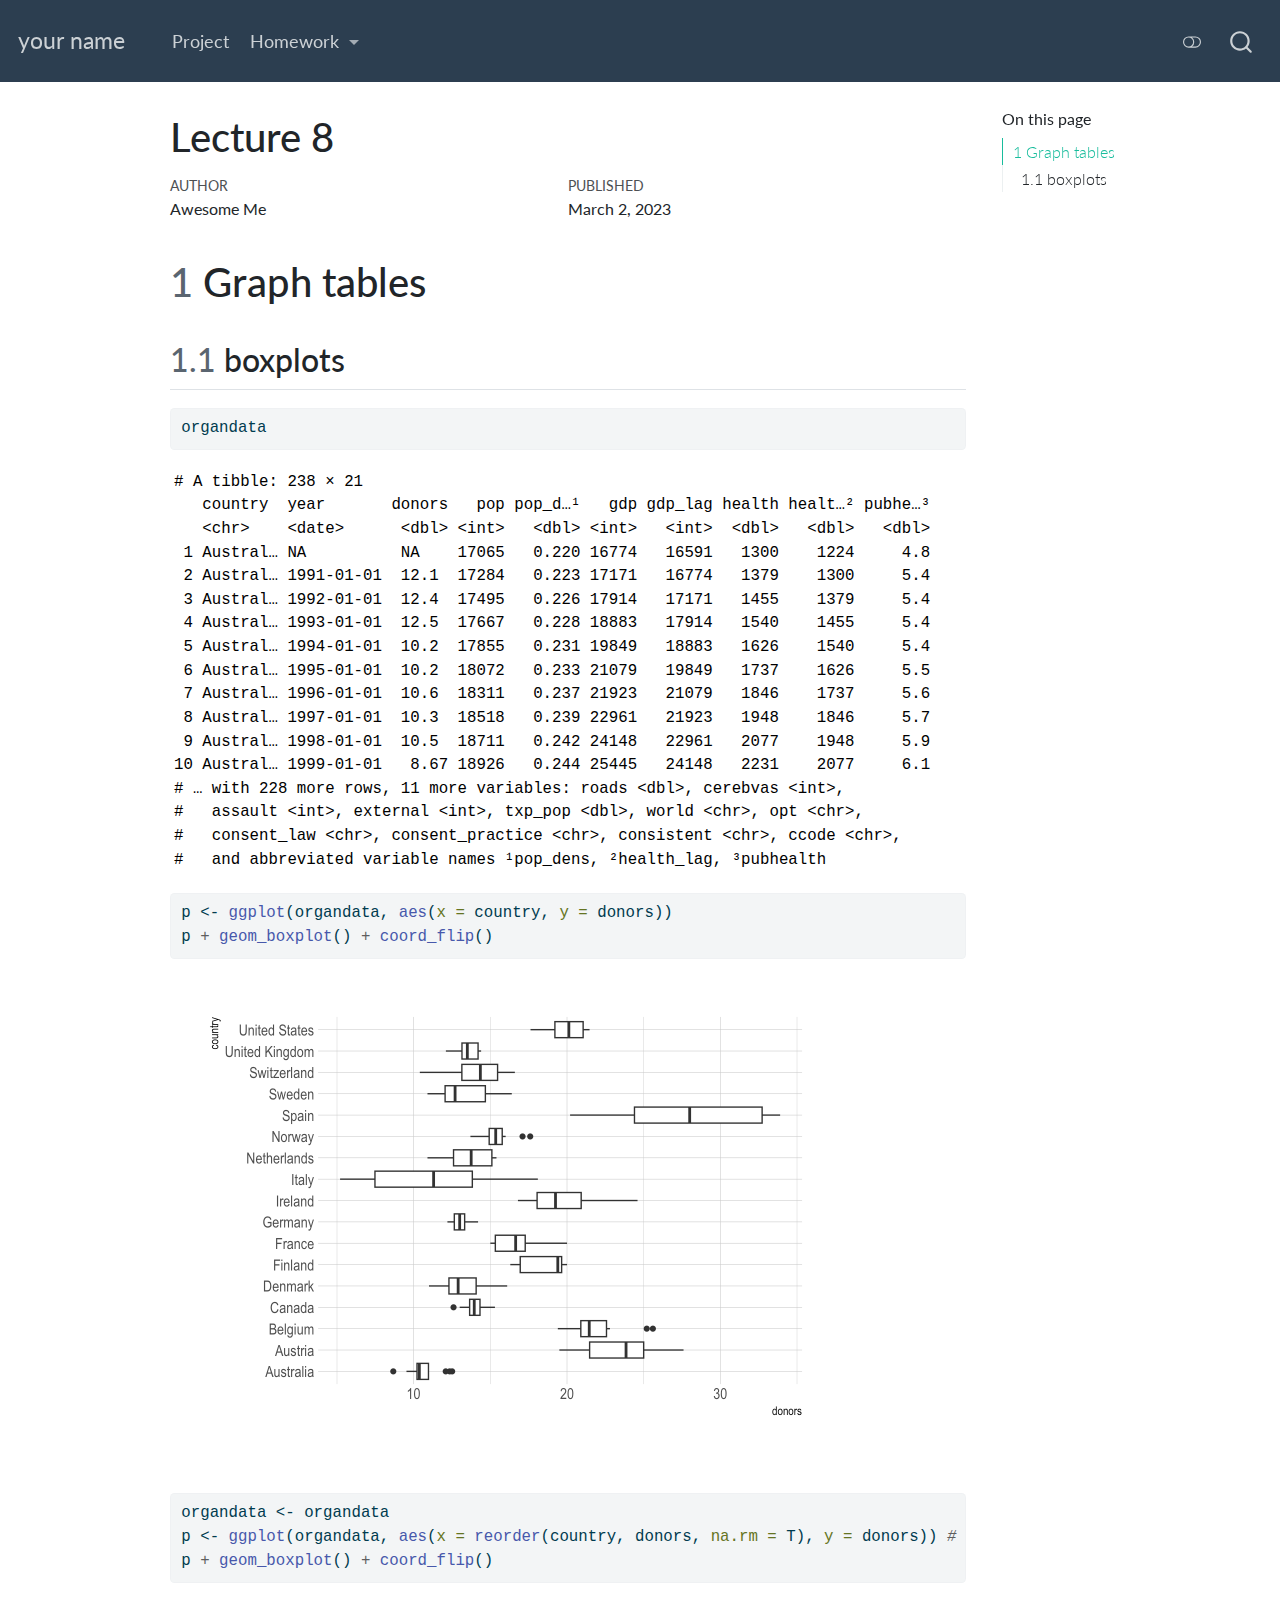
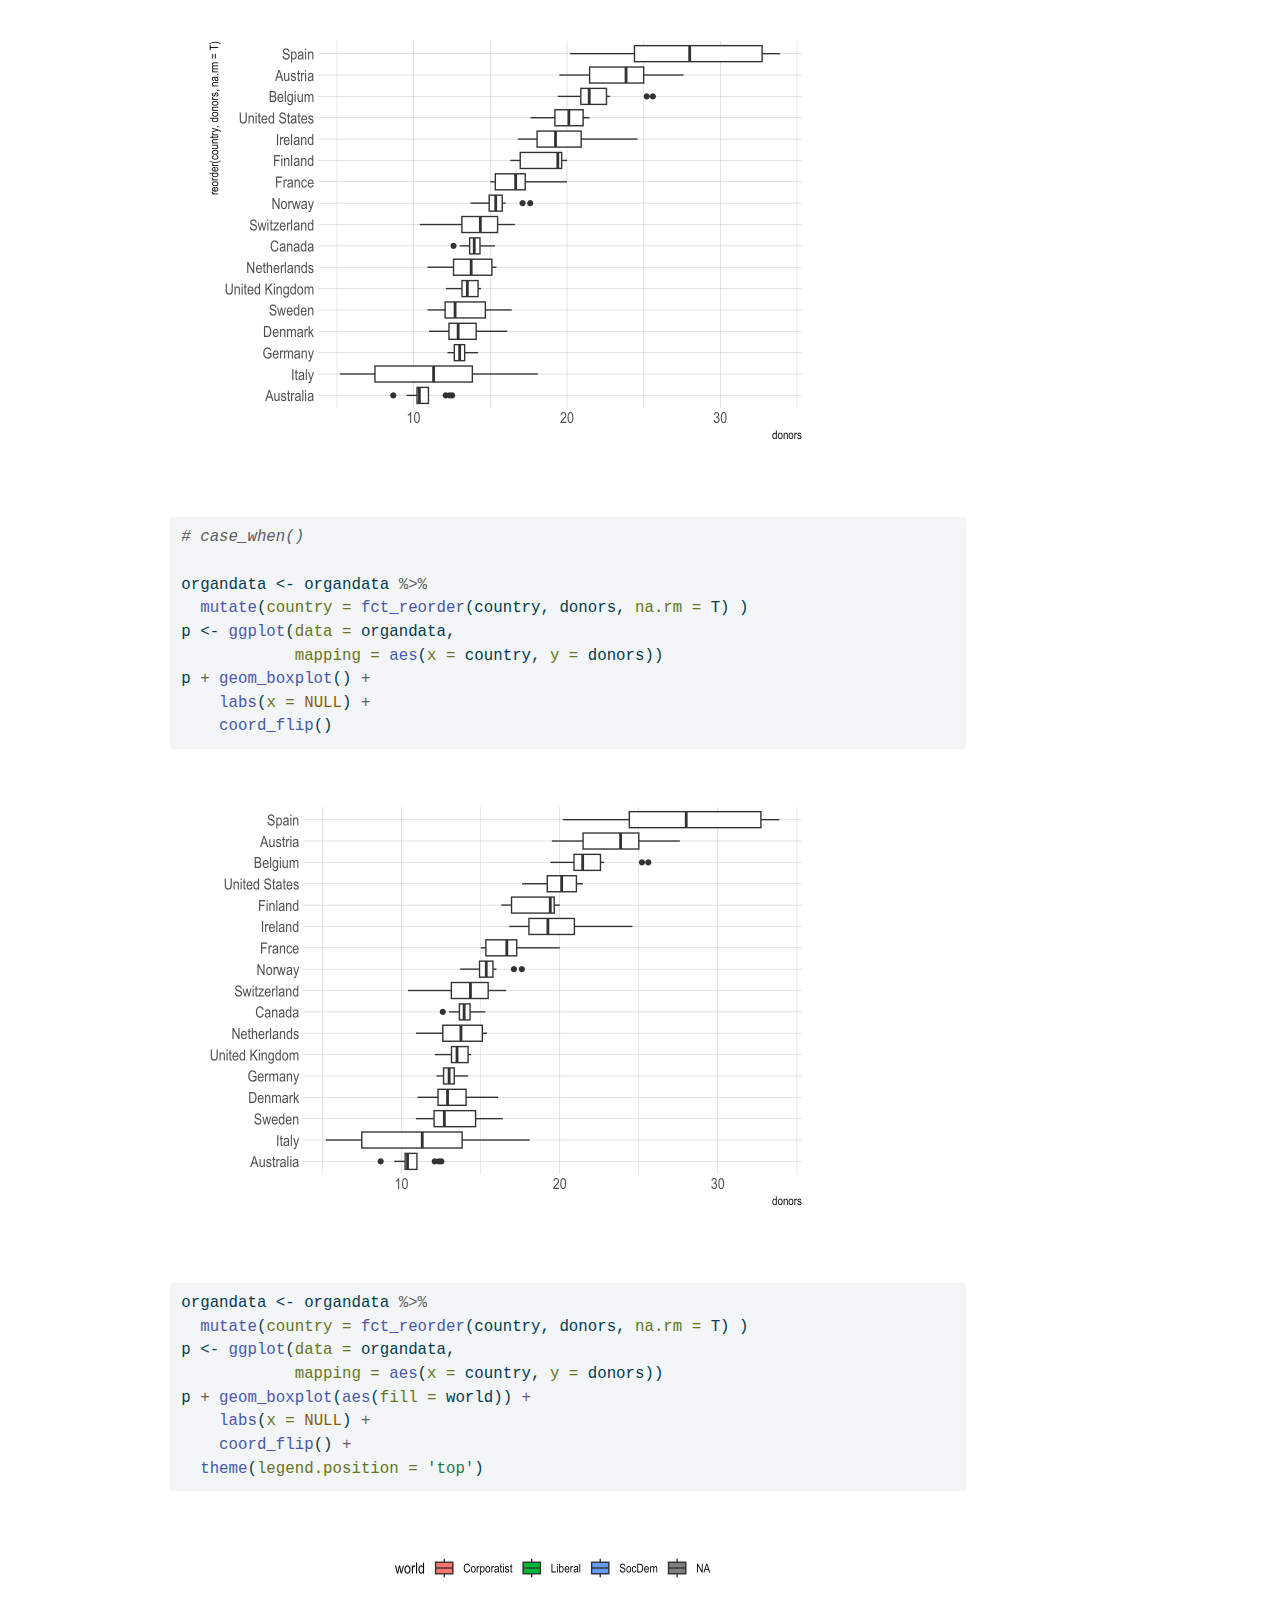
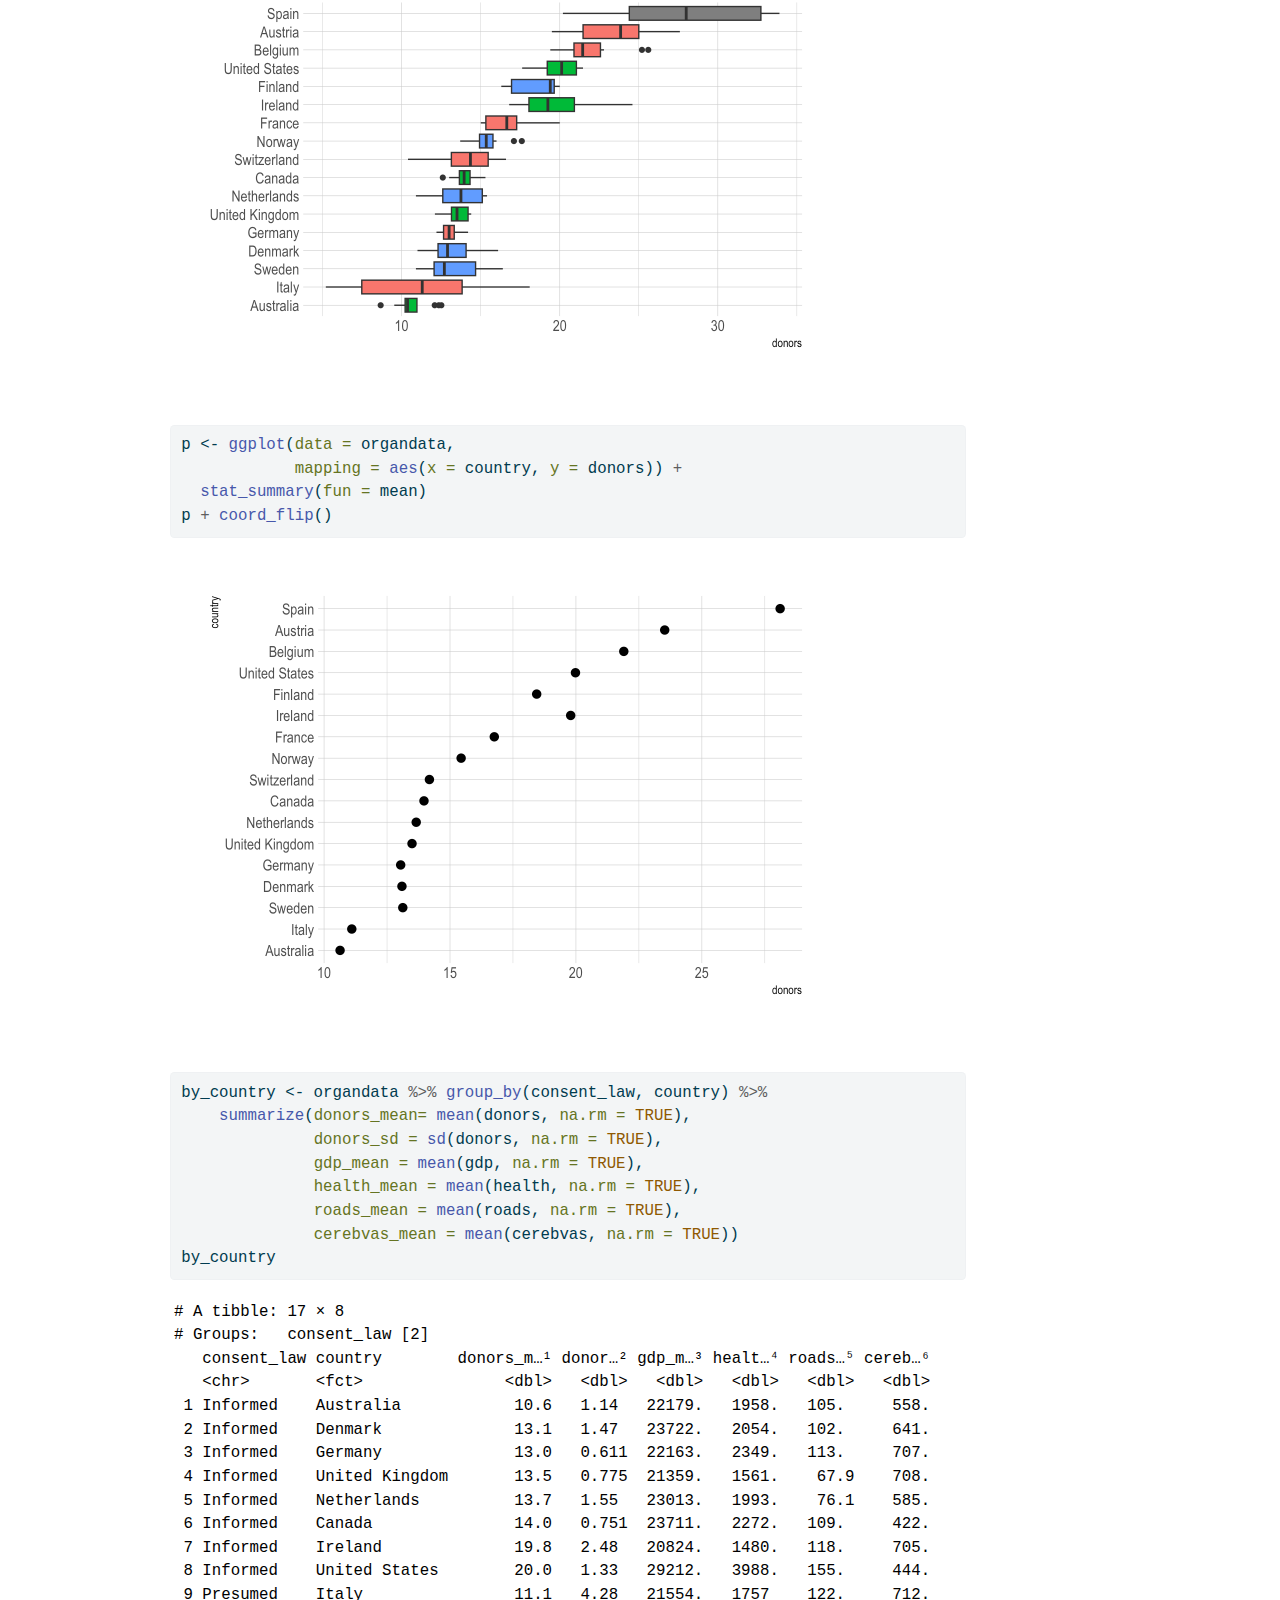
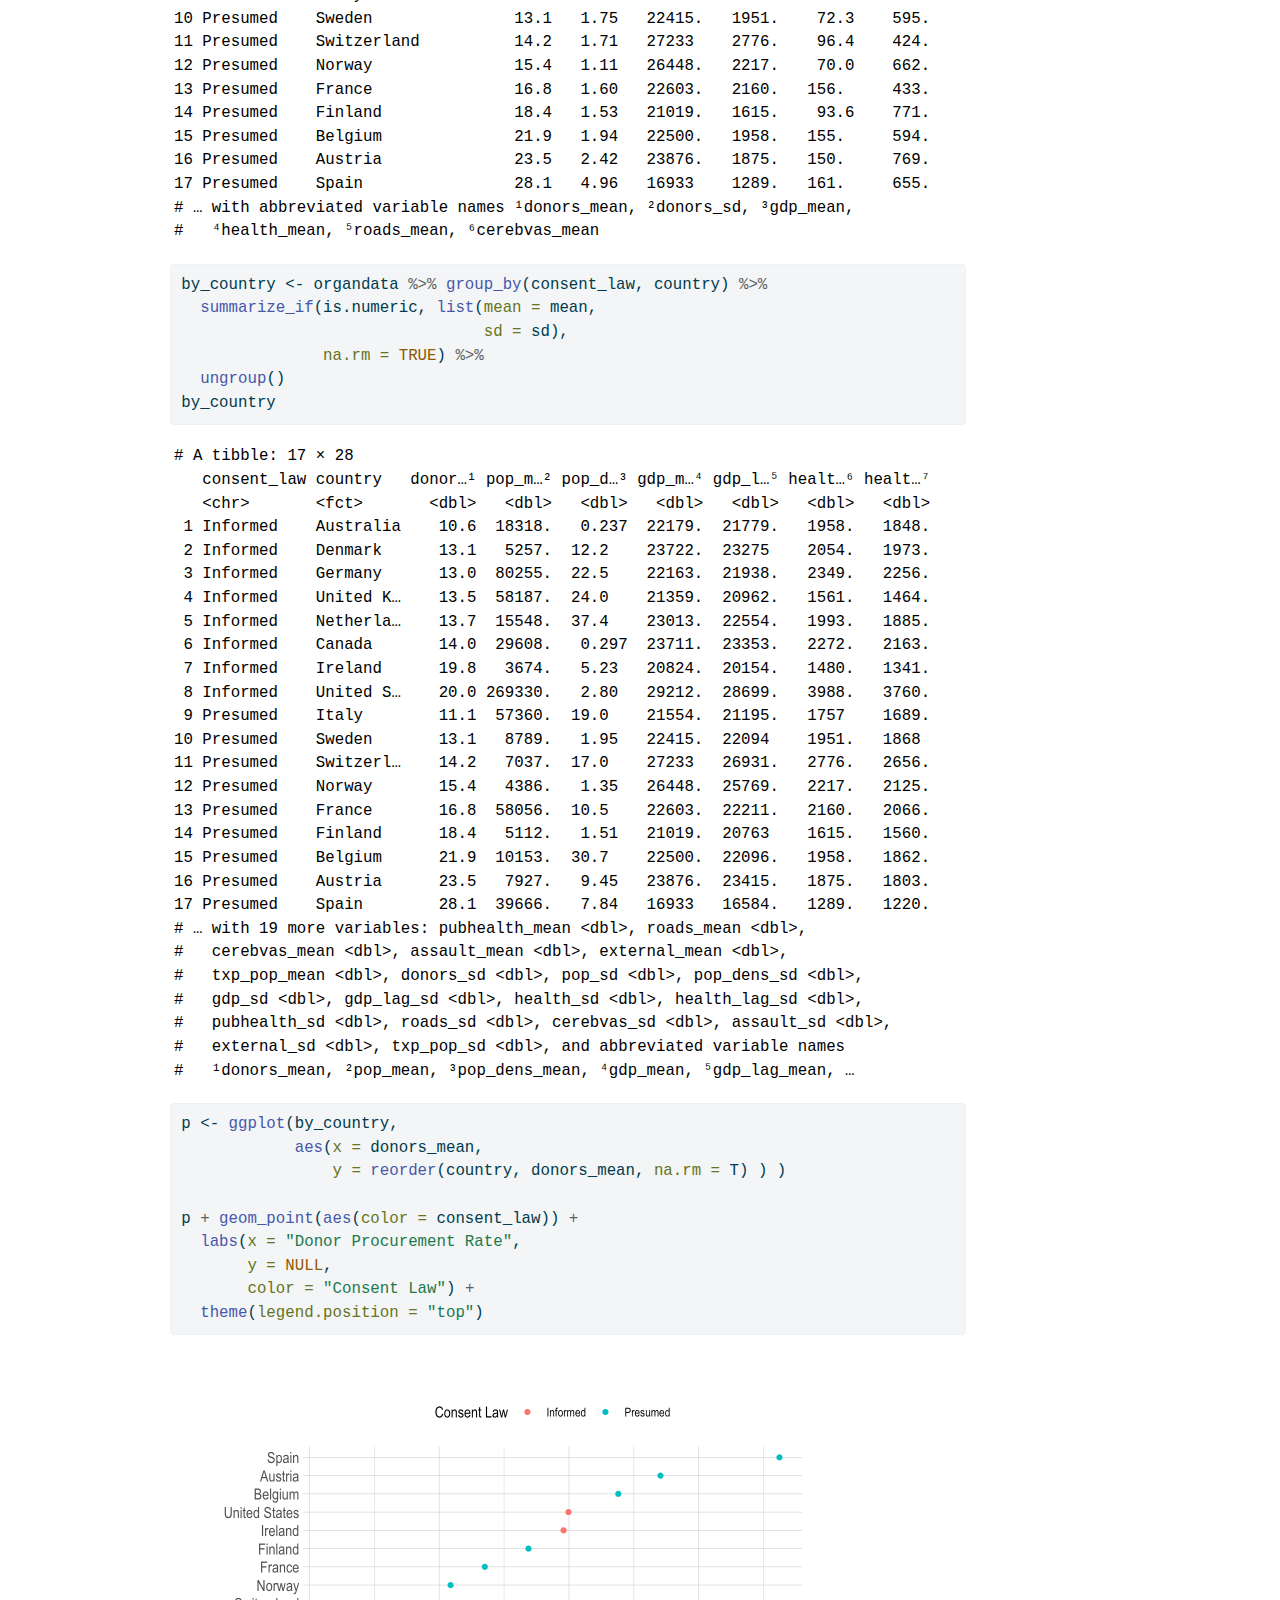
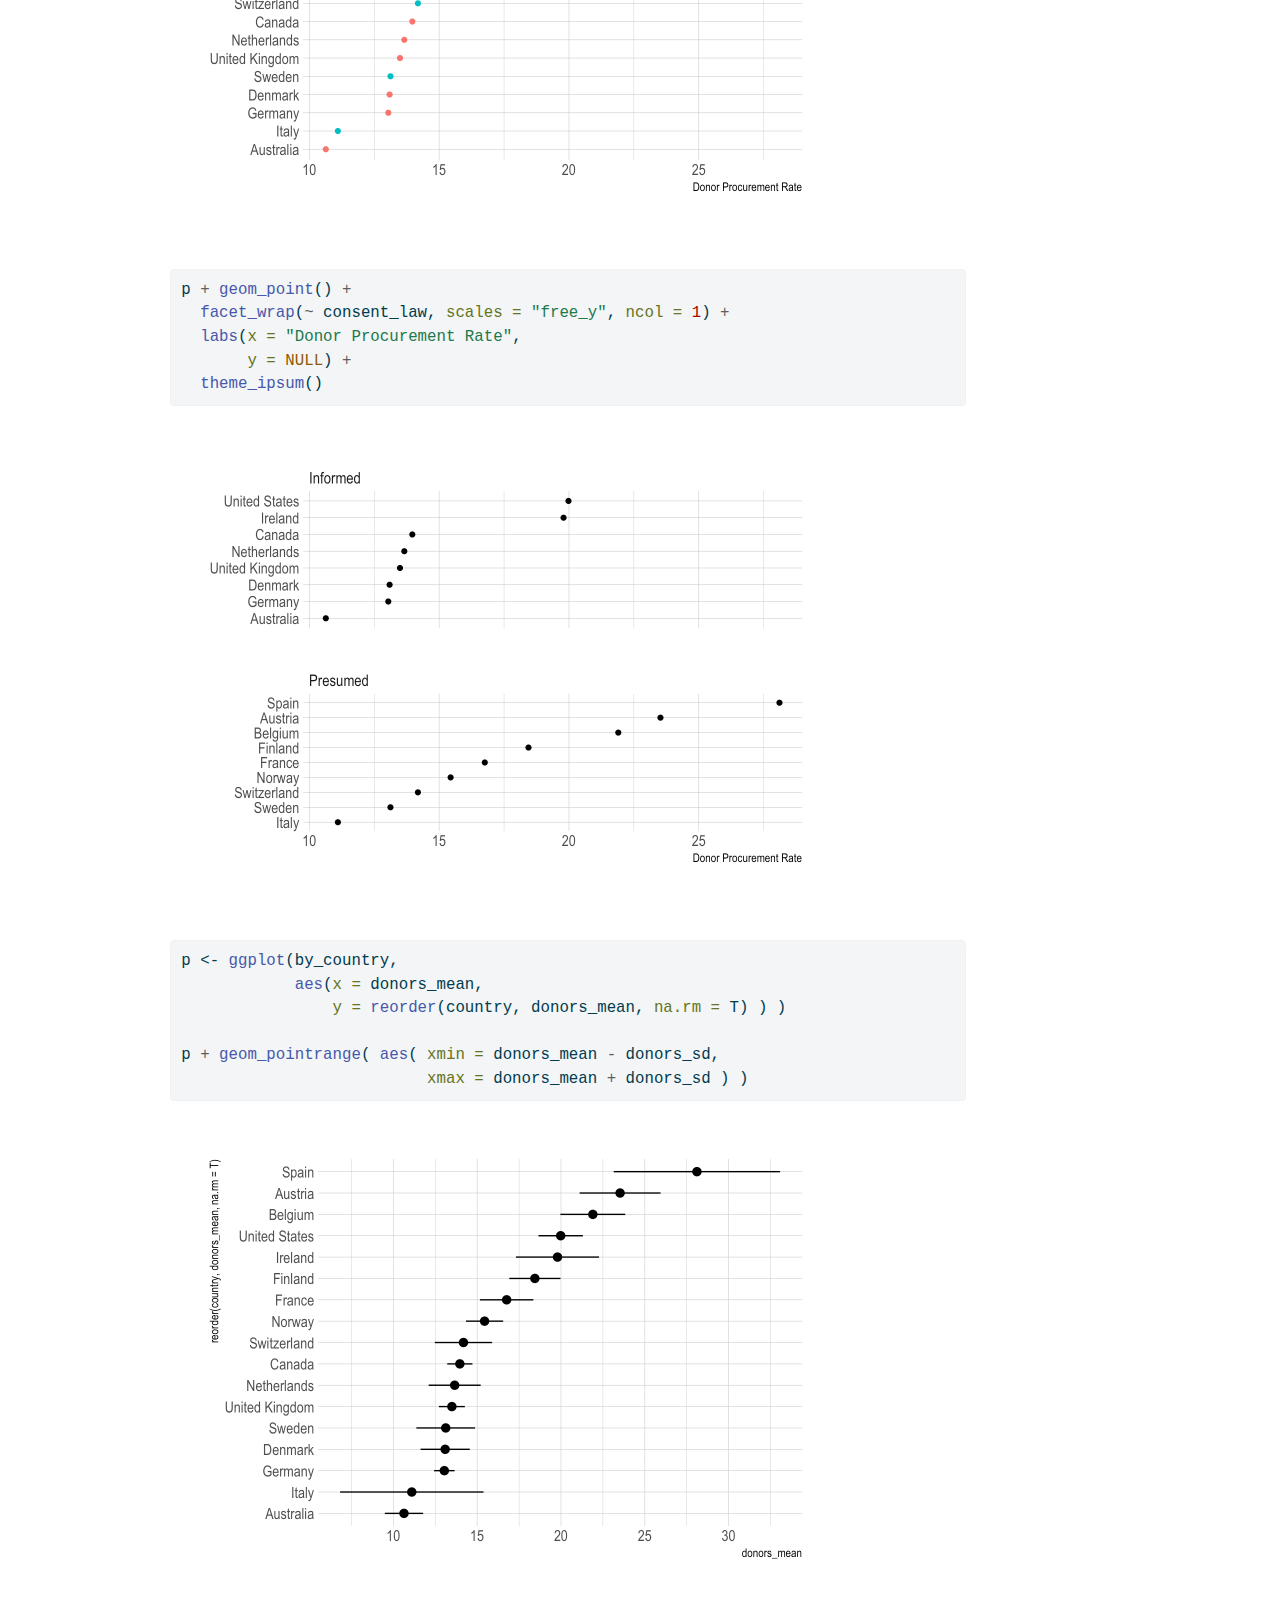
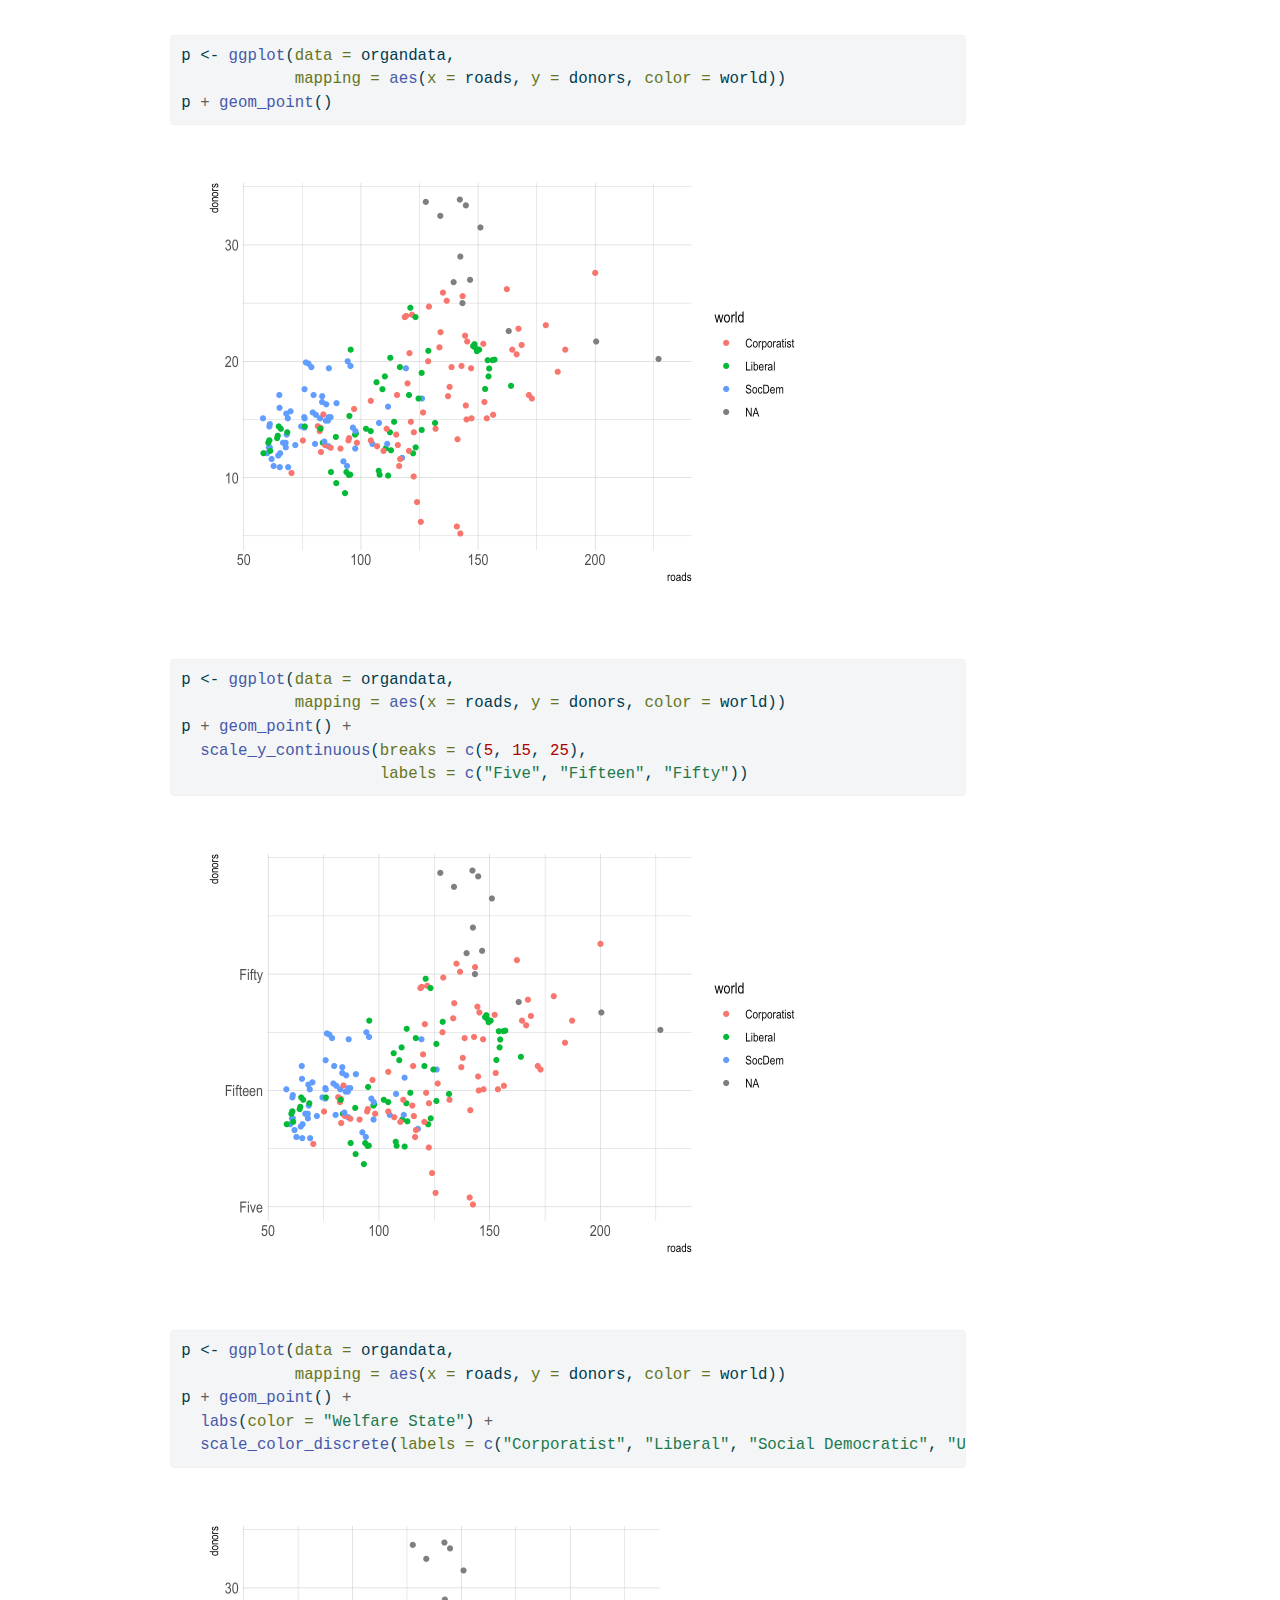
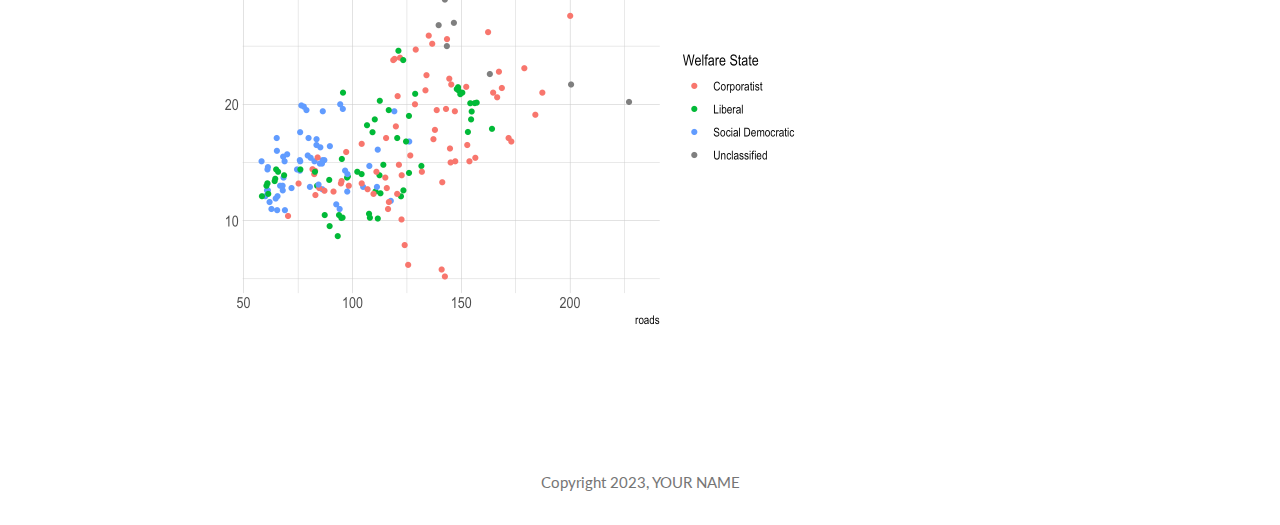
<file: docs/danl310-2023-02-16.html>
<!DOCTYPE html>
<html xmlns="http://www.w3.org/1999/xhtml" lang="en" xml:lang="en"><head>

<meta charset="utf-8">
<meta name="generator" content="quarto-1.2.335">

<meta name="viewport" content="width=device-width, initial-scale=1.0, user-scalable=yes">

<meta name="author" content="Awesome Me">
<meta name="dcterms.date" content="2023-03-02">

<title>your name - Lecture 8</title>
<style>
code{white-space: pre-wrap;}
span.smallcaps{font-variant: small-caps;}
div.columns{display: flex; gap: min(4vw, 1.5em);}
div.column{flex: auto; overflow-x: auto;}
div.hanging-indent{margin-left: 1.5em; text-indent: -1.5em;}
ul.task-list{list-style: none;}
ul.task-list li input[type="checkbox"] {
  width: 0.8em;
  margin: 0 0.8em 0.2em -1.6em;
  vertical-align: middle;
}
pre > code.sourceCode { white-space: pre; position: relative; }
pre > code.sourceCode > span { display: inline-block; line-height: 1.25; }
pre > code.sourceCode > span:empty { height: 1.2em; }
.sourceCode { overflow: visible; }
code.sourceCode > span { color: inherit; text-decoration: inherit; }
div.sourceCode { margin: 1em 0; }
pre.sourceCode { margin: 0; }
@media screen {
div.sourceCode { overflow: auto; }
}
@media print {
pre > code.sourceCode { white-space: pre-wrap; }
pre > code.sourceCode > span { text-indent: -5em; padding-left: 5em; }
}
pre.numberSource code
  { counter-reset: source-line 0; }
pre.numberSource code > span
  { position: relative; left: -4em; counter-increment: source-line; }
pre.numberSource code > span > a:first-child::before
  { content: counter(source-line);
    position: relative; left: -1em; text-align: right; vertical-align: baseline;
    border: none; display: inline-block;
    -webkit-touch-callout: none; -webkit-user-select: none;
    -khtml-user-select: none; -moz-user-select: none;
    -ms-user-select: none; user-select: none;
    padding: 0 4px; width: 4em;
    color: #aaaaaa;
  }
pre.numberSource { margin-left: 3em; border-left: 1px solid #aaaaaa;  padding-left: 4px; }
div.sourceCode
  {   }
@media screen {
pre > code.sourceCode > span > a:first-child::before { text-decoration: underline; }
}
code span.al { color: #ff0000; font-weight: bold; } /* Alert */
code span.an { color: #60a0b0; font-weight: bold; font-style: italic; } /* Annotation */
code span.at { color: #7d9029; } /* Attribute */
code span.bn { color: #40a070; } /* BaseN */
code span.bu { color: #008000; } /* BuiltIn */
code span.cf { color: #007020; font-weight: bold; } /* ControlFlow */
code span.ch { color: #4070a0; } /* Char */
code span.cn { color: #880000; } /* Constant */
code span.co { color: #60a0b0; font-style: italic; } /* Comment */
code span.cv { color: #60a0b0; font-weight: bold; font-style: italic; } /* CommentVar */
code span.do { color: #ba2121; font-style: italic; } /* Documentation */
code span.dt { color: #902000; } /* DataType */
code span.dv { color: #40a070; } /* DecVal */
code span.er { color: #ff0000; font-weight: bold; } /* Error */
code span.ex { } /* Extension */
code span.fl { color: #40a070; } /* Float */
code span.fu { color: #06287e; } /* Function */
code span.im { color: #008000; font-weight: bold; } /* Import */
code span.in { color: #60a0b0; font-weight: bold; font-style: italic; } /* Information */
code span.kw { color: #007020; font-weight: bold; } /* Keyword */
code span.op { color: #666666; } /* Operator */
code span.ot { color: #007020; } /* Other */
code span.pp { color: #bc7a00; } /* Preprocessor */
code span.sc { color: #4070a0; } /* SpecialChar */
code span.ss { color: #bb6688; } /* SpecialString */
code span.st { color: #4070a0; } /* String */
code span.va { color: #19177c; } /* Variable */
code span.vs { color: #4070a0; } /* VerbatimString */
code span.wa { color: #60a0b0; font-weight: bold; font-style: italic; } /* Warning */
</style>


<script src="site_libs/quarto-nav/quarto-nav.js"></script>
<script src="site_libs/clipboard/clipboard.min.js"></script>
<script src="site_libs/quarto-search/autocomplete.umd.js"></script>
<script src="site_libs/quarto-search/fuse.min.js"></script>
<script src="site_libs/quarto-search/quarto-search.js"></script>
<meta name="quarto:offset" content="./">
<script src="site_libs/quarto-html/quarto.js"></script>
<script src="site_libs/quarto-html/popper.min.js"></script>
<script src="site_libs/quarto-html/tippy.umd.min.js"></script>
<script src="site_libs/quarto-html/anchor.min.js"></script>
<link href="site_libs/quarto-html/tippy.css" rel="stylesheet">
<link href="site_libs/quarto-html/quarto-syntax-highlighting.css" rel="stylesheet" class="quarto-color-scheme" id="quarto-text-highlighting-styles">
<link href="site_libs/quarto-html/quarto-syntax-highlighting-dark.css" rel="prefetch" class="quarto-color-scheme quarto-color-alternate" id="quarto-text-highlighting-styles">
<script src="site_libs/bootstrap/bootstrap.min.js"></script>
<link href="site_libs/bootstrap/bootstrap-icons.css" rel="stylesheet">
<link href="site_libs/bootstrap/bootstrap.min.css" rel="stylesheet" class="quarto-color-scheme" id="quarto-bootstrap" data-mode="light">
<link href="site_libs/bootstrap/bootstrap-dark.min.css" rel="prefetch" class="quarto-color-scheme quarto-color-alternate" id="quarto-bootstrap" data-mode="dark">
<script id="quarto-search-options" type="application/json">{
  "location": "navbar",
  "copy-button": false,
  "collapse-after": 3,
  "panel-placement": "end",
  "type": "overlay",
  "limit": 20,
  "language": {
    "search-no-results-text": "No results",
    "search-matching-documents-text": "matching documents",
    "search-copy-link-title": "Copy link to search",
    "search-hide-matches-text": "Hide additional matches",
    "search-more-match-text": "more match in this document",
    "search-more-matches-text": "more matches in this document",
    "search-clear-button-title": "Clear",
    "search-detached-cancel-button-title": "Cancel",
    "search-submit-button-title": "Submit"
  }
}</script>


</head>

<body class="nav-fixed">

<div id="quarto-search-results"></div>
  <header id="quarto-header" class="headroom fixed-top">
    <nav class="navbar navbar-expand-lg navbar-dark ">
      <div class="navbar-container container-fluid">
      <div class="navbar-brand-container">
    <a class="navbar-brand" href="./index.html">
    <span class="navbar-title">your name</span>
    </a>
  </div>
          <button class="navbar-toggler" type="button" data-bs-toggle="collapse" data-bs-target="#navbarCollapse" aria-controls="navbarCollapse" aria-expanded="false" aria-label="Toggle navigation" onclick="if (window.quartoToggleHeadroom) { window.quartoToggleHeadroom(); }">
  <span class="navbar-toggler-icon"></span>
</button>
          <div class="collapse navbar-collapse" id="navbarCollapse">
            <ul class="navbar-nav navbar-nav-scroll me-auto">
  <li class="nav-item">
    <a class="nav-link" href="./teamproj0.html">
 <span class="menu-text">Project</span></a>
  </li>  
  <li class="nav-item dropdown ">
    <a class="nav-link dropdown-toggle" href="#" id="nav-menu-homework" role="button" data-bs-toggle="dropdown" aria-expanded="false">
 <span class="menu-text">Homework</span>
    </a>
    <ul class="dropdown-menu" aria-labelledby="nav-menu-homework">    
        <li>
    <a class="dropdown-item" href="./hw0.html">
 <span class="dropdown-text">hw0</span></a>
  </li>  
    </ul>
  </li>
</ul>
              <div class="quarto-toggle-container">
                  <a href="" class="quarto-color-scheme-toggle nav-link" onclick="window.quartoToggleColorScheme(); return false;" title="Toggle dark mode"><i class="bi"></i></a>
              </div>
              <div id="quarto-search" class="" title="Search"></div>
          </div> <!-- /navcollapse -->
      </div> <!-- /container-fluid -->
    </nav>
</header>
<!-- content -->
<div id="quarto-content" class="quarto-container page-columns page-rows-contents page-layout-article page-navbar">
<!-- sidebar -->
<!-- margin-sidebar -->
    <div id="quarto-margin-sidebar" class="sidebar margin-sidebar">
        <nav id="TOC" role="doc-toc" class="toc-active">
    <h2 id="toc-title">On this page</h2>
   
  <ul>
  <li><a href="#graph-tables" id="toc-graph-tables" class="nav-link active" data-scroll-target="#graph-tables"><span class="toc-section-number">1</span>  Graph tables</a>
  <ul class="collapse">
  <li><a href="#boxplots" id="toc-boxplots" class="nav-link" data-scroll-target="#boxplots"><span class="toc-section-number">1.1</span>  boxplots</a></li>
  </ul></li>
  </ul>
</nav>
    </div>
<!-- main -->
<main class="content" id="quarto-document-content">

<header id="title-block-header" class="quarto-title-block default">
<div class="quarto-title">
<h1 class="title">Lecture 8</h1>
</div>



<div class="quarto-title-meta">

    <div>
    <div class="quarto-title-meta-heading">Author</div>
    <div class="quarto-title-meta-contents">
             <p>Awesome Me </p>
          </div>
  </div>
    
    <div>
    <div class="quarto-title-meta-heading">Published</div>
    <div class="quarto-title-meta-contents">
      <p class="date">March 2, 2023</p>
    </div>
  </div>
  
    
  </div>
  

</header>

<section id="graph-tables" class="level1" data-number="1">
<h1 data-number="1"><span class="header-section-number">1</span> Graph tables</h1>
<section id="boxplots" class="level2" data-number="1.1">
<h2 data-number="1.1" class="anchored" data-anchor-id="boxplots"><span class="header-section-number">1.1</span> boxplots</h2>
<div class="cell">
<div class="sourceCode cell-code" id="cb1"><pre class="sourceCode r code-with-copy"><code class="sourceCode r"><span id="cb1-1"><a href="#cb1-1" aria-hidden="true" tabindex="-1"></a>organdata</span></code><button title="Copy to Clipboard" class="code-copy-button"><i class="bi"></i></button></pre></div>
<div class="cell-output cell-output-stdout">
<pre><code># A tibble: 238 × 21
   country  year       donors   pop pop_d…¹   gdp gdp_lag health healt…² pubhe…³
   &lt;chr&gt;    &lt;date&gt;      &lt;dbl&gt; &lt;int&gt;   &lt;dbl&gt; &lt;int&gt;   &lt;int&gt;  &lt;dbl&gt;   &lt;dbl&gt;   &lt;dbl&gt;
 1 Austral… NA          NA    17065   0.220 16774   16591   1300    1224     4.8
 2 Austral… 1991-01-01  12.1  17284   0.223 17171   16774   1379    1300     5.4
 3 Austral… 1992-01-01  12.4  17495   0.226 17914   17171   1455    1379     5.4
 4 Austral… 1993-01-01  12.5  17667   0.228 18883   17914   1540    1455     5.4
 5 Austral… 1994-01-01  10.2  17855   0.231 19849   18883   1626    1540     5.4
 6 Austral… 1995-01-01  10.2  18072   0.233 21079   19849   1737    1626     5.5
 7 Austral… 1996-01-01  10.6  18311   0.237 21923   21079   1846    1737     5.6
 8 Austral… 1997-01-01  10.3  18518   0.239 22961   21923   1948    1846     5.7
 9 Austral… 1998-01-01  10.5  18711   0.242 24148   22961   2077    1948     5.9
10 Austral… 1999-01-01   8.67 18926   0.244 25445   24148   2231    2077     6.1
# … with 228 more rows, 11 more variables: roads &lt;dbl&gt;, cerebvas &lt;int&gt;,
#   assault &lt;int&gt;, external &lt;int&gt;, txp_pop &lt;dbl&gt;, world &lt;chr&gt;, opt &lt;chr&gt;,
#   consent_law &lt;chr&gt;, consent_practice &lt;chr&gt;, consistent &lt;chr&gt;, ccode &lt;chr&gt;,
#   and abbreviated variable names ¹​pop_dens, ²​health_lag, ³​pubhealth</code></pre>
</div>
<div class="sourceCode cell-code" id="cb3"><pre class="sourceCode r code-with-copy"><code class="sourceCode r"><span id="cb3-1"><a href="#cb3-1" aria-hidden="true" tabindex="-1"></a>p <span class="ot">&lt;-</span> <span class="fu">ggplot</span>(organdata, <span class="fu">aes</span>(<span class="at">x =</span> country, <span class="at">y =</span> donors))</span>
<span id="cb3-2"><a href="#cb3-2" aria-hidden="true" tabindex="-1"></a>p <span class="sc">+</span> <span class="fu">geom_boxplot</span>() <span class="sc">+</span> <span class="fu">coord_flip</span>()</span></code><button title="Copy to Clipboard" class="code-copy-button"><i class="bi"></i></button></pre></div>
<div class="cell-output-display">
<p><img src="danl310-2023-02-16_files/figure-html/unnamed-chunk-1-1.png" class="img-fluid" width="672"></p>
</div>
</div>
<div class="cell">
<div class="sourceCode cell-code" id="cb4"><pre class="sourceCode r code-with-copy"><code class="sourceCode r"><span id="cb4-1"><a href="#cb4-1" aria-hidden="true" tabindex="-1"></a>organdata <span class="ot">&lt;-</span> organdata</span>
<span id="cb4-2"><a href="#cb4-2" aria-hidden="true" tabindex="-1"></a>p <span class="ot">&lt;-</span> <span class="fu">ggplot</span>(organdata, <span class="fu">aes</span>(<span class="at">x =</span> <span class="fu">reorder</span>(country, donors, <span class="at">na.rm =</span> T), <span class="at">y =</span> donors)) <span class="co"># does not sort</span></span>
<span id="cb4-3"><a href="#cb4-3" aria-hidden="true" tabindex="-1"></a>p <span class="sc">+</span> <span class="fu">geom_boxplot</span>() <span class="sc">+</span> <span class="fu">coord_flip</span>()</span></code><button title="Copy to Clipboard" class="code-copy-button"><i class="bi"></i></button></pre></div>
<div class="cell-output-display">
<p><img src="danl310-2023-02-16_files/figure-html/unnamed-chunk-2-1.png" class="img-fluid" width="672"></p>
</div>
<div class="sourceCode cell-code" id="cb5"><pre class="sourceCode r code-with-copy"><code class="sourceCode r"><span id="cb5-1"><a href="#cb5-1" aria-hidden="true" tabindex="-1"></a><span class="co"># case_when()</span></span>
<span id="cb5-2"><a href="#cb5-2" aria-hidden="true" tabindex="-1"></a></span>
<span id="cb5-3"><a href="#cb5-3" aria-hidden="true" tabindex="-1"></a>organdata <span class="ot">&lt;-</span> organdata <span class="sc">%&gt;%</span></span>
<span id="cb5-4"><a href="#cb5-4" aria-hidden="true" tabindex="-1"></a>  <span class="fu">mutate</span>(<span class="at">country =</span> <span class="fu">fct_reorder</span>(country, donors, <span class="at">na.rm =</span> T) ) </span>
<span id="cb5-5"><a href="#cb5-5" aria-hidden="true" tabindex="-1"></a>p <span class="ot">&lt;-</span> <span class="fu">ggplot</span>(<span class="at">data =</span> organdata,</span>
<span id="cb5-6"><a href="#cb5-6" aria-hidden="true" tabindex="-1"></a>            <span class="at">mapping =</span> <span class="fu">aes</span>(<span class="at">x =</span> country, <span class="at">y =</span> donors))</span>
<span id="cb5-7"><a href="#cb5-7" aria-hidden="true" tabindex="-1"></a>p <span class="sc">+</span> <span class="fu">geom_boxplot</span>() <span class="sc">+</span></span>
<span id="cb5-8"><a href="#cb5-8" aria-hidden="true" tabindex="-1"></a>    <span class="fu">labs</span>(<span class="at">x =</span> <span class="cn">NULL</span>) <span class="sc">+</span></span>
<span id="cb5-9"><a href="#cb5-9" aria-hidden="true" tabindex="-1"></a>    <span class="fu">coord_flip</span>()</span></code><button title="Copy to Clipboard" class="code-copy-button"><i class="bi"></i></button></pre></div>
<div class="cell-output-display">
<p><img src="danl310-2023-02-16_files/figure-html/unnamed-chunk-2-2.png" class="img-fluid" width="672"></p>
</div>
</div>
<div class="cell">
<div class="sourceCode cell-code" id="cb6"><pre class="sourceCode r code-with-copy"><code class="sourceCode r"><span id="cb6-1"><a href="#cb6-1" aria-hidden="true" tabindex="-1"></a>organdata <span class="ot">&lt;-</span> organdata <span class="sc">%&gt;%</span></span>
<span id="cb6-2"><a href="#cb6-2" aria-hidden="true" tabindex="-1"></a>  <span class="fu">mutate</span>(<span class="at">country =</span> <span class="fu">fct_reorder</span>(country, donors, <span class="at">na.rm =</span> T) ) </span>
<span id="cb6-3"><a href="#cb6-3" aria-hidden="true" tabindex="-1"></a>p <span class="ot">&lt;-</span> <span class="fu">ggplot</span>(<span class="at">data =</span> organdata,</span>
<span id="cb6-4"><a href="#cb6-4" aria-hidden="true" tabindex="-1"></a>            <span class="at">mapping =</span> <span class="fu">aes</span>(<span class="at">x =</span> country, <span class="at">y =</span> donors))</span>
<span id="cb6-5"><a href="#cb6-5" aria-hidden="true" tabindex="-1"></a>p <span class="sc">+</span> <span class="fu">geom_boxplot</span>(<span class="fu">aes</span>(<span class="at">fill =</span> world)) <span class="sc">+</span></span>
<span id="cb6-6"><a href="#cb6-6" aria-hidden="true" tabindex="-1"></a>    <span class="fu">labs</span>(<span class="at">x =</span> <span class="cn">NULL</span>) <span class="sc">+</span></span>
<span id="cb6-7"><a href="#cb6-7" aria-hidden="true" tabindex="-1"></a>    <span class="fu">coord_flip</span>() <span class="sc">+</span></span>
<span id="cb6-8"><a href="#cb6-8" aria-hidden="true" tabindex="-1"></a>  <span class="fu">theme</span>(<span class="at">legend.position =</span> <span class="st">'top'</span>)</span></code><button title="Copy to Clipboard" class="code-copy-button"><i class="bi"></i></button></pre></div>
<div class="cell-output-display">
<p><img src="danl310-2023-02-16_files/figure-html/unnamed-chunk-3-1.png" class="img-fluid" width="672"></p>
</div>
</div>
<div class="cell">
<div class="sourceCode cell-code" id="cb7"><pre class="sourceCode r code-with-copy"><code class="sourceCode r"><span id="cb7-1"><a href="#cb7-1" aria-hidden="true" tabindex="-1"></a>p <span class="ot">&lt;-</span> <span class="fu">ggplot</span>(<span class="at">data =</span> organdata,</span>
<span id="cb7-2"><a href="#cb7-2" aria-hidden="true" tabindex="-1"></a>            <span class="at">mapping =</span> <span class="fu">aes</span>(<span class="at">x =</span> country, <span class="at">y =</span> donors)) <span class="sc">+</span></span>
<span id="cb7-3"><a href="#cb7-3" aria-hidden="true" tabindex="-1"></a>  <span class="fu">stat_summary</span>(<span class="at">fun =</span> mean)</span>
<span id="cb7-4"><a href="#cb7-4" aria-hidden="true" tabindex="-1"></a>p <span class="sc">+</span> <span class="fu">coord_flip</span>()</span></code><button title="Copy to Clipboard" class="code-copy-button"><i class="bi"></i></button></pre></div>
<div class="cell-output-display">
<p><img src="danl310-2023-02-16_files/figure-html/unnamed-chunk-4-1.png" class="img-fluid" width="672"></p>
</div>
</div>
<div class="cell">
<div class="sourceCode cell-code" id="cb8"><pre class="sourceCode r code-with-copy"><code class="sourceCode r"><span id="cb8-1"><a href="#cb8-1" aria-hidden="true" tabindex="-1"></a>by_country <span class="ot">&lt;-</span> organdata <span class="sc">%&gt;%</span> <span class="fu">group_by</span>(consent_law, country) <span class="sc">%&gt;%</span></span>
<span id="cb8-2"><a href="#cb8-2" aria-hidden="true" tabindex="-1"></a>    <span class="fu">summarize</span>(<span class="at">donors_mean=</span> <span class="fu">mean</span>(donors, <span class="at">na.rm =</span> <span class="cn">TRUE</span>),</span>
<span id="cb8-3"><a href="#cb8-3" aria-hidden="true" tabindex="-1"></a>              <span class="at">donors_sd =</span> <span class="fu">sd</span>(donors, <span class="at">na.rm =</span> <span class="cn">TRUE</span>),</span>
<span id="cb8-4"><a href="#cb8-4" aria-hidden="true" tabindex="-1"></a>              <span class="at">gdp_mean =</span> <span class="fu">mean</span>(gdp, <span class="at">na.rm =</span> <span class="cn">TRUE</span>),</span>
<span id="cb8-5"><a href="#cb8-5" aria-hidden="true" tabindex="-1"></a>              <span class="at">health_mean =</span> <span class="fu">mean</span>(health, <span class="at">na.rm =</span> <span class="cn">TRUE</span>),</span>
<span id="cb8-6"><a href="#cb8-6" aria-hidden="true" tabindex="-1"></a>              <span class="at">roads_mean =</span> <span class="fu">mean</span>(roads, <span class="at">na.rm =</span> <span class="cn">TRUE</span>),</span>
<span id="cb8-7"><a href="#cb8-7" aria-hidden="true" tabindex="-1"></a>              <span class="at">cerebvas_mean =</span> <span class="fu">mean</span>(cerebvas, <span class="at">na.rm =</span> <span class="cn">TRUE</span>))</span>
<span id="cb8-8"><a href="#cb8-8" aria-hidden="true" tabindex="-1"></a>by_country</span></code><button title="Copy to Clipboard" class="code-copy-button"><i class="bi"></i></button></pre></div>
<div class="cell-output cell-output-stdout">
<pre><code># A tibble: 17 × 8
# Groups:   consent_law [2]
   consent_law country        donors_m…¹ donor…² gdp_m…³ healt…⁴ roads…⁵ cereb…⁶
   &lt;chr&gt;       &lt;fct&gt;               &lt;dbl&gt;   &lt;dbl&gt;   &lt;dbl&gt;   &lt;dbl&gt;   &lt;dbl&gt;   &lt;dbl&gt;
 1 Informed    Australia            10.6   1.14   22179.   1958.   105.     558.
 2 Informed    Denmark              13.1   1.47   23722.   2054.   102.     641.
 3 Informed    Germany              13.0   0.611  22163.   2349.   113.     707.
 4 Informed    United Kingdom       13.5   0.775  21359.   1561.    67.9    708.
 5 Informed    Netherlands          13.7   1.55   23013.   1993.    76.1    585.
 6 Informed    Canada               14.0   0.751  23711.   2272.   109.     422.
 7 Informed    Ireland              19.8   2.48   20824.   1480.   118.     705.
 8 Informed    United States        20.0   1.33   29212.   3988.   155.     444.
 9 Presumed    Italy                11.1   4.28   21554.   1757    122.     712.
10 Presumed    Sweden               13.1   1.75   22415.   1951.    72.3    595.
11 Presumed    Switzerland          14.2   1.71   27233    2776.    96.4    424.
12 Presumed    Norway               15.4   1.11   26448.   2217.    70.0    662.
13 Presumed    France               16.8   1.60   22603.   2160.   156.     433.
14 Presumed    Finland              18.4   1.53   21019.   1615.    93.6    771.
15 Presumed    Belgium              21.9   1.94   22500.   1958.   155.     594.
16 Presumed    Austria              23.5   2.42   23876.   1875.   150.     769.
17 Presumed    Spain                28.1   4.96   16933    1289.   161.     655.
# … with abbreviated variable names ¹​donors_mean, ²​donors_sd, ³​gdp_mean,
#   ⁴​health_mean, ⁵​roads_mean, ⁶​cerebvas_mean</code></pre>
</div>
</div>
<div class="cell">
<div class="sourceCode cell-code" id="cb10"><pre class="sourceCode r code-with-copy"><code class="sourceCode r"><span id="cb10-1"><a href="#cb10-1" aria-hidden="true" tabindex="-1"></a>by_country <span class="ot">&lt;-</span> organdata <span class="sc">%&gt;%</span> <span class="fu">group_by</span>(consent_law, country) <span class="sc">%&gt;%</span></span>
<span id="cb10-2"><a href="#cb10-2" aria-hidden="true" tabindex="-1"></a>  <span class="fu">summarize_if</span>(is.numeric, <span class="fu">list</span>(<span class="at">mean =</span> mean, </span>
<span id="cb10-3"><a href="#cb10-3" aria-hidden="true" tabindex="-1"></a>                                <span class="at">sd =</span> sd), </span>
<span id="cb10-4"><a href="#cb10-4" aria-hidden="true" tabindex="-1"></a>               <span class="at">na.rm =</span> <span class="cn">TRUE</span>) <span class="sc">%&gt;%</span></span>
<span id="cb10-5"><a href="#cb10-5" aria-hidden="true" tabindex="-1"></a>  <span class="fu">ungroup</span>()</span>
<span id="cb10-6"><a href="#cb10-6" aria-hidden="true" tabindex="-1"></a>by_country</span></code><button title="Copy to Clipboard" class="code-copy-button"><i class="bi"></i></button></pre></div>
<div class="cell-output cell-output-stdout">
<pre><code># A tibble: 17 × 28
   consent_law country   donor…¹ pop_m…² pop_d…³ gdp_m…⁴ gdp_l…⁵ healt…⁶ healt…⁷
   &lt;chr&gt;       &lt;fct&gt;       &lt;dbl&gt;   &lt;dbl&gt;   &lt;dbl&gt;   &lt;dbl&gt;   &lt;dbl&gt;   &lt;dbl&gt;   &lt;dbl&gt;
 1 Informed    Australia    10.6  18318.   0.237  22179.  21779.   1958.   1848.
 2 Informed    Denmark      13.1   5257.  12.2    23722.  23275    2054.   1973.
 3 Informed    Germany      13.0  80255.  22.5    22163.  21938.   2349.   2256.
 4 Informed    United K…    13.5  58187.  24.0    21359.  20962.   1561.   1464.
 5 Informed    Netherla…    13.7  15548.  37.4    23013.  22554.   1993.   1885.
 6 Informed    Canada       14.0  29608.   0.297  23711.  23353.   2272.   2163.
 7 Informed    Ireland      19.8   3674.   5.23   20824.  20154.   1480.   1341.
 8 Informed    United S…    20.0 269330.   2.80   29212.  28699.   3988.   3760.
 9 Presumed    Italy        11.1  57360.  19.0    21554.  21195.   1757    1689.
10 Presumed    Sweden       13.1   8789.   1.95   22415.  22094    1951.   1868 
11 Presumed    Switzerl…    14.2   7037.  17.0    27233   26931.   2776.   2656.
12 Presumed    Norway       15.4   4386.   1.35   26448.  25769.   2217.   2125.
13 Presumed    France       16.8  58056.  10.5    22603.  22211.   2160.   2066.
14 Presumed    Finland      18.4   5112.   1.51   21019.  20763    1615.   1560.
15 Presumed    Belgium      21.9  10153.  30.7    22500.  22096.   1958.   1862.
16 Presumed    Austria      23.5   7927.   9.45   23876.  23415.   1875.   1803.
17 Presumed    Spain        28.1  39666.   7.84   16933   16584.   1289.   1220.
# … with 19 more variables: pubhealth_mean &lt;dbl&gt;, roads_mean &lt;dbl&gt;,
#   cerebvas_mean &lt;dbl&gt;, assault_mean &lt;dbl&gt;, external_mean &lt;dbl&gt;,
#   txp_pop_mean &lt;dbl&gt;, donors_sd &lt;dbl&gt;, pop_sd &lt;dbl&gt;, pop_dens_sd &lt;dbl&gt;,
#   gdp_sd &lt;dbl&gt;, gdp_lag_sd &lt;dbl&gt;, health_sd &lt;dbl&gt;, health_lag_sd &lt;dbl&gt;,
#   pubhealth_sd &lt;dbl&gt;, roads_sd &lt;dbl&gt;, cerebvas_sd &lt;dbl&gt;, assault_sd &lt;dbl&gt;,
#   external_sd &lt;dbl&gt;, txp_pop_sd &lt;dbl&gt;, and abbreviated variable names
#   ¹​donors_mean, ²​pop_mean, ³​pop_dens_mean, ⁴​gdp_mean, ⁵​gdp_lag_mean, …</code></pre>
</div>
</div>
<div class="cell">
<div class="sourceCode cell-code" id="cb12"><pre class="sourceCode r code-with-copy"><code class="sourceCode r"><span id="cb12-1"><a href="#cb12-1" aria-hidden="true" tabindex="-1"></a>p <span class="ot">&lt;-</span> <span class="fu">ggplot</span>(by_country,</span>
<span id="cb12-2"><a href="#cb12-2" aria-hidden="true" tabindex="-1"></a>            <span class="fu">aes</span>(<span class="at">x =</span> donors_mean, </span>
<span id="cb12-3"><a href="#cb12-3" aria-hidden="true" tabindex="-1"></a>                <span class="at">y =</span> <span class="fu">reorder</span>(country, donors_mean, <span class="at">na.rm =</span> T) ) )</span>
<span id="cb12-4"><a href="#cb12-4" aria-hidden="true" tabindex="-1"></a></span>
<span id="cb12-5"><a href="#cb12-5" aria-hidden="true" tabindex="-1"></a>p <span class="sc">+</span> <span class="fu">geom_point</span>(<span class="fu">aes</span>(<span class="at">color =</span> consent_law)) <span class="sc">+</span></span>
<span id="cb12-6"><a href="#cb12-6" aria-hidden="true" tabindex="-1"></a>  <span class="fu">labs</span>(<span class="at">x =</span> <span class="st">"Donor Procurement Rate"</span>,</span>
<span id="cb12-7"><a href="#cb12-7" aria-hidden="true" tabindex="-1"></a>       <span class="at">y =</span> <span class="cn">NULL</span>,</span>
<span id="cb12-8"><a href="#cb12-8" aria-hidden="true" tabindex="-1"></a>       <span class="at">color =</span> <span class="st">"Consent Law"</span>) <span class="sc">+</span></span>
<span id="cb12-9"><a href="#cb12-9" aria-hidden="true" tabindex="-1"></a>  <span class="fu">theme</span>(<span class="at">legend.position =</span> <span class="st">"top"</span>)</span></code><button title="Copy to Clipboard" class="code-copy-button"><i class="bi"></i></button></pre></div>
<div class="cell-output-display">
<p><img src="danl310-2023-02-16_files/figure-html/unnamed-chunk-7-1.png" class="img-fluid" width="672"></p>
</div>
<div class="sourceCode cell-code" id="cb13"><pre class="sourceCode r code-with-copy"><code class="sourceCode r"><span id="cb13-1"><a href="#cb13-1" aria-hidden="true" tabindex="-1"></a>p <span class="sc">+</span> <span class="fu">geom_point</span>() <span class="sc">+</span></span>
<span id="cb13-2"><a href="#cb13-2" aria-hidden="true" tabindex="-1"></a>  <span class="fu">facet_wrap</span>(<span class="sc">~</span> consent_law, <span class="at">scales =</span> <span class="st">"free_y"</span>, <span class="at">ncol =</span> <span class="dv">1</span>) <span class="sc">+</span></span>
<span id="cb13-3"><a href="#cb13-3" aria-hidden="true" tabindex="-1"></a>  <span class="fu">labs</span>(<span class="at">x =</span> <span class="st">"Donor Procurement Rate"</span>,</span>
<span id="cb13-4"><a href="#cb13-4" aria-hidden="true" tabindex="-1"></a>       <span class="at">y =</span> <span class="cn">NULL</span>) <span class="sc">+</span> </span>
<span id="cb13-5"><a href="#cb13-5" aria-hidden="true" tabindex="-1"></a>  <span class="fu">theme_ipsum</span>()</span></code><button title="Copy to Clipboard" class="code-copy-button"><i class="bi"></i></button></pre></div>
<div class="cell-output-display">
<p><img src="danl310-2023-02-16_files/figure-html/unnamed-chunk-7-2.png" class="img-fluid" width="672"></p>
</div>
</div>
<div class="cell">
<div class="sourceCode cell-code" id="cb14"><pre class="sourceCode r code-with-copy"><code class="sourceCode r"><span id="cb14-1"><a href="#cb14-1" aria-hidden="true" tabindex="-1"></a>p <span class="ot">&lt;-</span> <span class="fu">ggplot</span>(by_country,</span>
<span id="cb14-2"><a href="#cb14-2" aria-hidden="true" tabindex="-1"></a>            <span class="fu">aes</span>(<span class="at">x =</span> donors_mean, </span>
<span id="cb14-3"><a href="#cb14-3" aria-hidden="true" tabindex="-1"></a>                <span class="at">y =</span> <span class="fu">reorder</span>(country, donors_mean, <span class="at">na.rm =</span> T) ) )</span>
<span id="cb14-4"><a href="#cb14-4" aria-hidden="true" tabindex="-1"></a></span>
<span id="cb14-5"><a href="#cb14-5" aria-hidden="true" tabindex="-1"></a>p <span class="sc">+</span> <span class="fu">geom_pointrange</span>( <span class="fu">aes</span>( <span class="at">xmin =</span> donors_mean <span class="sc">-</span> donors_sd,</span>
<span id="cb14-6"><a href="#cb14-6" aria-hidden="true" tabindex="-1"></a>                          <span class="at">xmax =</span> donors_mean <span class="sc">+</span> donors_sd ) )</span></code><button title="Copy to Clipboard" class="code-copy-button"><i class="bi"></i></button></pre></div>
<div class="cell-output-display">
<p><img src="danl310-2023-02-16_files/figure-html/unnamed-chunk-8-1.png" class="img-fluid" width="672"></p>
</div>
</div>
<div class="cell">
<div class="sourceCode cell-code" id="cb15"><pre class="sourceCode r code-with-copy"><code class="sourceCode r"><span id="cb15-1"><a href="#cb15-1" aria-hidden="true" tabindex="-1"></a>p <span class="ot">&lt;-</span> <span class="fu">ggplot</span>(<span class="at">data =</span> organdata,</span>
<span id="cb15-2"><a href="#cb15-2" aria-hidden="true" tabindex="-1"></a>            <span class="at">mapping =</span> <span class="fu">aes</span>(<span class="at">x =</span> roads, <span class="at">y =</span> donors, <span class="at">color =</span> world))</span>
<span id="cb15-3"><a href="#cb15-3" aria-hidden="true" tabindex="-1"></a>p <span class="sc">+</span> <span class="fu">geom_point</span>()</span></code><button title="Copy to Clipboard" class="code-copy-button"><i class="bi"></i></button></pre></div>
<div class="cell-output-display">
<p><img src="danl310-2023-02-16_files/figure-html/unnamed-chunk-9-1.png" class="img-fluid" width="672"></p>
</div>
</div>
<div class="cell">
<div class="sourceCode cell-code" id="cb16"><pre class="sourceCode r code-with-copy"><code class="sourceCode r"><span id="cb16-1"><a href="#cb16-1" aria-hidden="true" tabindex="-1"></a>p <span class="ot">&lt;-</span> <span class="fu">ggplot</span>(<span class="at">data =</span> organdata,</span>
<span id="cb16-2"><a href="#cb16-2" aria-hidden="true" tabindex="-1"></a>            <span class="at">mapping =</span> <span class="fu">aes</span>(<span class="at">x =</span> roads, <span class="at">y =</span> donors, <span class="at">color =</span> world))</span>
<span id="cb16-3"><a href="#cb16-3" aria-hidden="true" tabindex="-1"></a>p <span class="sc">+</span> <span class="fu">geom_point</span>() <span class="sc">+</span></span>
<span id="cb16-4"><a href="#cb16-4" aria-hidden="true" tabindex="-1"></a>  <span class="fu">scale_y_continuous</span>(<span class="at">breaks =</span> <span class="fu">c</span>(<span class="dv">5</span>, <span class="dv">15</span>, <span class="dv">25</span>),</span>
<span id="cb16-5"><a href="#cb16-5" aria-hidden="true" tabindex="-1"></a>                     <span class="at">labels =</span> <span class="fu">c</span>(<span class="st">"Five"</span>, <span class="st">"Fifteen"</span>, <span class="st">"Fifty"</span>))</span></code><button title="Copy to Clipboard" class="code-copy-button"><i class="bi"></i></button></pre></div>
<div class="cell-output-display">
<p><img src="danl310-2023-02-16_files/figure-html/unnamed-chunk-10-1.png" class="img-fluid" width="672"></p>
</div>
</div>
<div class="cell">
<div class="sourceCode cell-code" id="cb17"><pre class="sourceCode r code-with-copy"><code class="sourceCode r"><span id="cb17-1"><a href="#cb17-1" aria-hidden="true" tabindex="-1"></a>p <span class="ot">&lt;-</span> <span class="fu">ggplot</span>(<span class="at">data =</span> organdata,</span>
<span id="cb17-2"><a href="#cb17-2" aria-hidden="true" tabindex="-1"></a>            <span class="at">mapping =</span> <span class="fu">aes</span>(<span class="at">x =</span> roads, <span class="at">y =</span> donors, <span class="at">color =</span> world))</span>
<span id="cb17-3"><a href="#cb17-3" aria-hidden="true" tabindex="-1"></a>p <span class="sc">+</span> <span class="fu">geom_point</span>() <span class="sc">+</span></span>
<span id="cb17-4"><a href="#cb17-4" aria-hidden="true" tabindex="-1"></a>  <span class="fu">labs</span>(<span class="at">color =</span> <span class="st">"Welfare State"</span>) <span class="sc">+</span></span>
<span id="cb17-5"><a href="#cb17-5" aria-hidden="true" tabindex="-1"></a>  <span class="fu">scale_color_discrete</span>(<span class="at">labels =</span> <span class="fu">c</span>(<span class="st">"Corporatist"</span>, <span class="st">"Liberal"</span>, <span class="st">"Social Democratic"</span>, <span class="st">"Unclassified"</span>))</span></code><button title="Copy to Clipboard" class="code-copy-button"><i class="bi"></i></button></pre></div>
<div class="cell-output-display">
<p><img src="danl310-2023-02-16_files/figure-html/unnamed-chunk-11-1.png" class="img-fluid" width="672"></p>
</div>
</div>


</section>
</section>

</main> <!-- /main -->
<script type="text/javascript" src="links.js"></script>
<script id="quarto-html-after-body" type="application/javascript">
window.document.addEventListener("DOMContentLoaded", function (event) {
  const toggleBodyColorMode = (bsSheetEl) => {
    const mode = bsSheetEl.getAttribute("data-mode");
    const bodyEl = window.document.querySelector("body");
    if (mode === "dark") {
      bodyEl.classList.add("quarto-dark");
      bodyEl.classList.remove("quarto-light");
    } else {
      bodyEl.classList.add("quarto-light");
      bodyEl.classList.remove("quarto-dark");
    }
  }
  const toggleBodyColorPrimary = () => {
    const bsSheetEl = window.document.querySelector("link#quarto-bootstrap");
    if (bsSheetEl) {
      toggleBodyColorMode(bsSheetEl);
    }
  }
  toggleBodyColorPrimary();  
  const disableStylesheet = (stylesheets) => {
    for (let i=0; i < stylesheets.length; i++) {
      const stylesheet = stylesheets[i];
      stylesheet.rel = 'prefetch';
    }
  }
  const enableStylesheet = (stylesheets) => {
    for (let i=0; i < stylesheets.length; i++) {
      const stylesheet = stylesheets[i];
      stylesheet.rel = 'stylesheet';
    }
  }
  const manageTransitions = (selector, allowTransitions) => {
    const els = window.document.querySelectorAll(selector);
    for (let i=0; i < els.length; i++) {
      const el = els[i];
      if (allowTransitions) {
        el.classList.remove('notransition');
      } else {
        el.classList.add('notransition');
      }
    }
  }
  const toggleColorMode = (alternate) => {
    // Switch the stylesheets
    const alternateStylesheets = window.document.querySelectorAll('link.quarto-color-scheme.quarto-color-alternate');
    manageTransitions('#quarto-margin-sidebar .nav-link', false);
    if (alternate) {
      enableStylesheet(alternateStylesheets);
      for (const sheetNode of alternateStylesheets) {
        if (sheetNode.id === "quarto-bootstrap") {
          toggleBodyColorMode(sheetNode);
        }
      }
    } else {
      disableStylesheet(alternateStylesheets);
      toggleBodyColorPrimary();
    }
    manageTransitions('#quarto-margin-sidebar .nav-link', true);
    // Switch the toggles
    const toggles = window.document.querySelectorAll('.quarto-color-scheme-toggle');
    for (let i=0; i < toggles.length; i++) {
      const toggle = toggles[i];
      if (toggle) {
        if (alternate) {
          toggle.classList.add("alternate");     
        } else {
          toggle.classList.remove("alternate");
        }
      }
    }
    // Hack to workaround the fact that safari doesn't
    // properly recolor the scrollbar when toggling (#1455)
    if (navigator.userAgent.indexOf('Safari') > 0 && navigator.userAgent.indexOf('Chrome') == -1) {
      manageTransitions("body", false);
      window.scrollTo(0, 1);
      setTimeout(() => {
        window.scrollTo(0, 0);
        manageTransitions("body", true);
      }, 40);  
    }
  }
  const isFileUrl = () => { 
    return window.location.protocol === 'file:';
  }
  const hasAlternateSentinel = () => {  
    let styleSentinel = getColorSchemeSentinel();
    if (styleSentinel !== null) {
      return styleSentinel === "alternate";
    } else {
      return false;
    }
  }
  const setStyleSentinel = (alternate) => {
    const value = alternate ? "alternate" : "default";
    if (!isFileUrl()) {
      window.localStorage.setItem("quarto-color-scheme", value);
    } else {
      localAlternateSentinel = value;
    }
  }
  const getColorSchemeSentinel = () => {
    if (!isFileUrl()) {
      const storageValue = window.localStorage.getItem("quarto-color-scheme");
      return storageValue != null ? storageValue : localAlternateSentinel;
    } else {
      return localAlternateSentinel;
    }
  }
  let localAlternateSentinel = 'default';
  // Dark / light mode switch
  window.quartoToggleColorScheme = () => {
    // Read the current dark / light value 
    let toAlternate = !hasAlternateSentinel();
    toggleColorMode(toAlternate);
    setStyleSentinel(toAlternate);
  };
  // Ensure there is a toggle, if there isn't float one in the top right
  if (window.document.querySelector('.quarto-color-scheme-toggle') === null) {
    const a = window.document.createElement('a');
    a.classList.add('top-right');
    a.classList.add('quarto-color-scheme-toggle');
    a.href = "";
    a.onclick = function() { try { window.quartoToggleColorScheme(); } catch {} return false; };
    const i = window.document.createElement("i");
    i.classList.add('bi');
    a.appendChild(i);
    window.document.body.appendChild(a);
  }
  // Switch to dark mode if need be
  if (hasAlternateSentinel()) {
    toggleColorMode(true);
  } else {
    toggleColorMode(false);
  }
  const icon = "";
  const anchorJS = new window.AnchorJS();
  anchorJS.options = {
    placement: 'right',
    icon: icon
  };
  anchorJS.add('.anchored');
  const clipboard = new window.ClipboardJS('.code-copy-button', {
    target: function(trigger) {
      return trigger.previousElementSibling;
    }
  });
  clipboard.on('success', function(e) {
    // button target
    const button = e.trigger;
    // don't keep focus
    button.blur();
    // flash "checked"
    button.classList.add('code-copy-button-checked');
    var currentTitle = button.getAttribute("title");
    button.setAttribute("title", "Copied!");
    let tooltip;
    if (window.bootstrap) {
      button.setAttribute("data-bs-toggle", "tooltip");
      button.setAttribute("data-bs-placement", "left");
      button.setAttribute("data-bs-title", "Copied!");
      tooltip = new bootstrap.Tooltip(button, 
        { trigger: "manual", 
          customClass: "code-copy-button-tooltip",
          offset: [0, -8]});
      tooltip.show();    
    }
    setTimeout(function() {
      if (tooltip) {
        tooltip.hide();
        button.removeAttribute("data-bs-title");
        button.removeAttribute("data-bs-toggle");
        button.removeAttribute("data-bs-placement");
      }
      button.setAttribute("title", currentTitle);
      button.classList.remove('code-copy-button-checked');
    }, 1000);
    // clear code selection
    e.clearSelection();
  });
  function tippyHover(el, contentFn) {
    const config = {
      allowHTML: true,
      content: contentFn,
      maxWidth: 500,
      delay: 100,
      arrow: false,
      appendTo: function(el) {
          return el.parentElement;
      },
      interactive: true,
      interactiveBorder: 10,
      theme: 'quarto',
      placement: 'bottom-start'
    };
    window.tippy(el, config); 
  }
  const noterefs = window.document.querySelectorAll('a[role="doc-noteref"]');
  for (var i=0; i<noterefs.length; i++) {
    const ref = noterefs[i];
    tippyHover(ref, function() {
      // use id or data attribute instead here
      let href = ref.getAttribute('data-footnote-href') || ref.getAttribute('href');
      try { href = new URL(href).hash; } catch {}
      const id = href.replace(/^#\/?/, "");
      const note = window.document.getElementById(id);
      return note.innerHTML;
    });
  }
  const findCites = (el) => {
    const parentEl = el.parentElement;
    if (parentEl) {
      const cites = parentEl.dataset.cites;
      if (cites) {
        return {
          el,
          cites: cites.split(' ')
        };
      } else {
        return findCites(el.parentElement)
      }
    } else {
      return undefined;
    }
  };
  var bibliorefs = window.document.querySelectorAll('a[role="doc-biblioref"]');
  for (var i=0; i<bibliorefs.length; i++) {
    const ref = bibliorefs[i];
    const citeInfo = findCites(ref);
    if (citeInfo) {
      tippyHover(citeInfo.el, function() {
        var popup = window.document.createElement('div');
        citeInfo.cites.forEach(function(cite) {
          var citeDiv = window.document.createElement('div');
          citeDiv.classList.add('hanging-indent');
          citeDiv.classList.add('csl-entry');
          var biblioDiv = window.document.getElementById('ref-' + cite);
          if (biblioDiv) {
            citeDiv.innerHTML = biblioDiv.innerHTML;
          }
          popup.appendChild(citeDiv);
        });
        return popup.innerHTML;
      });
    }
  }
});
</script>
</div> <!-- /content -->
<footer class="footer">
  <div class="nav-footer">
      <div class="nav-footer-center">Copyright 2023, YOUR NAME</div>
  </div>
</footer>



</body></html>
</file>
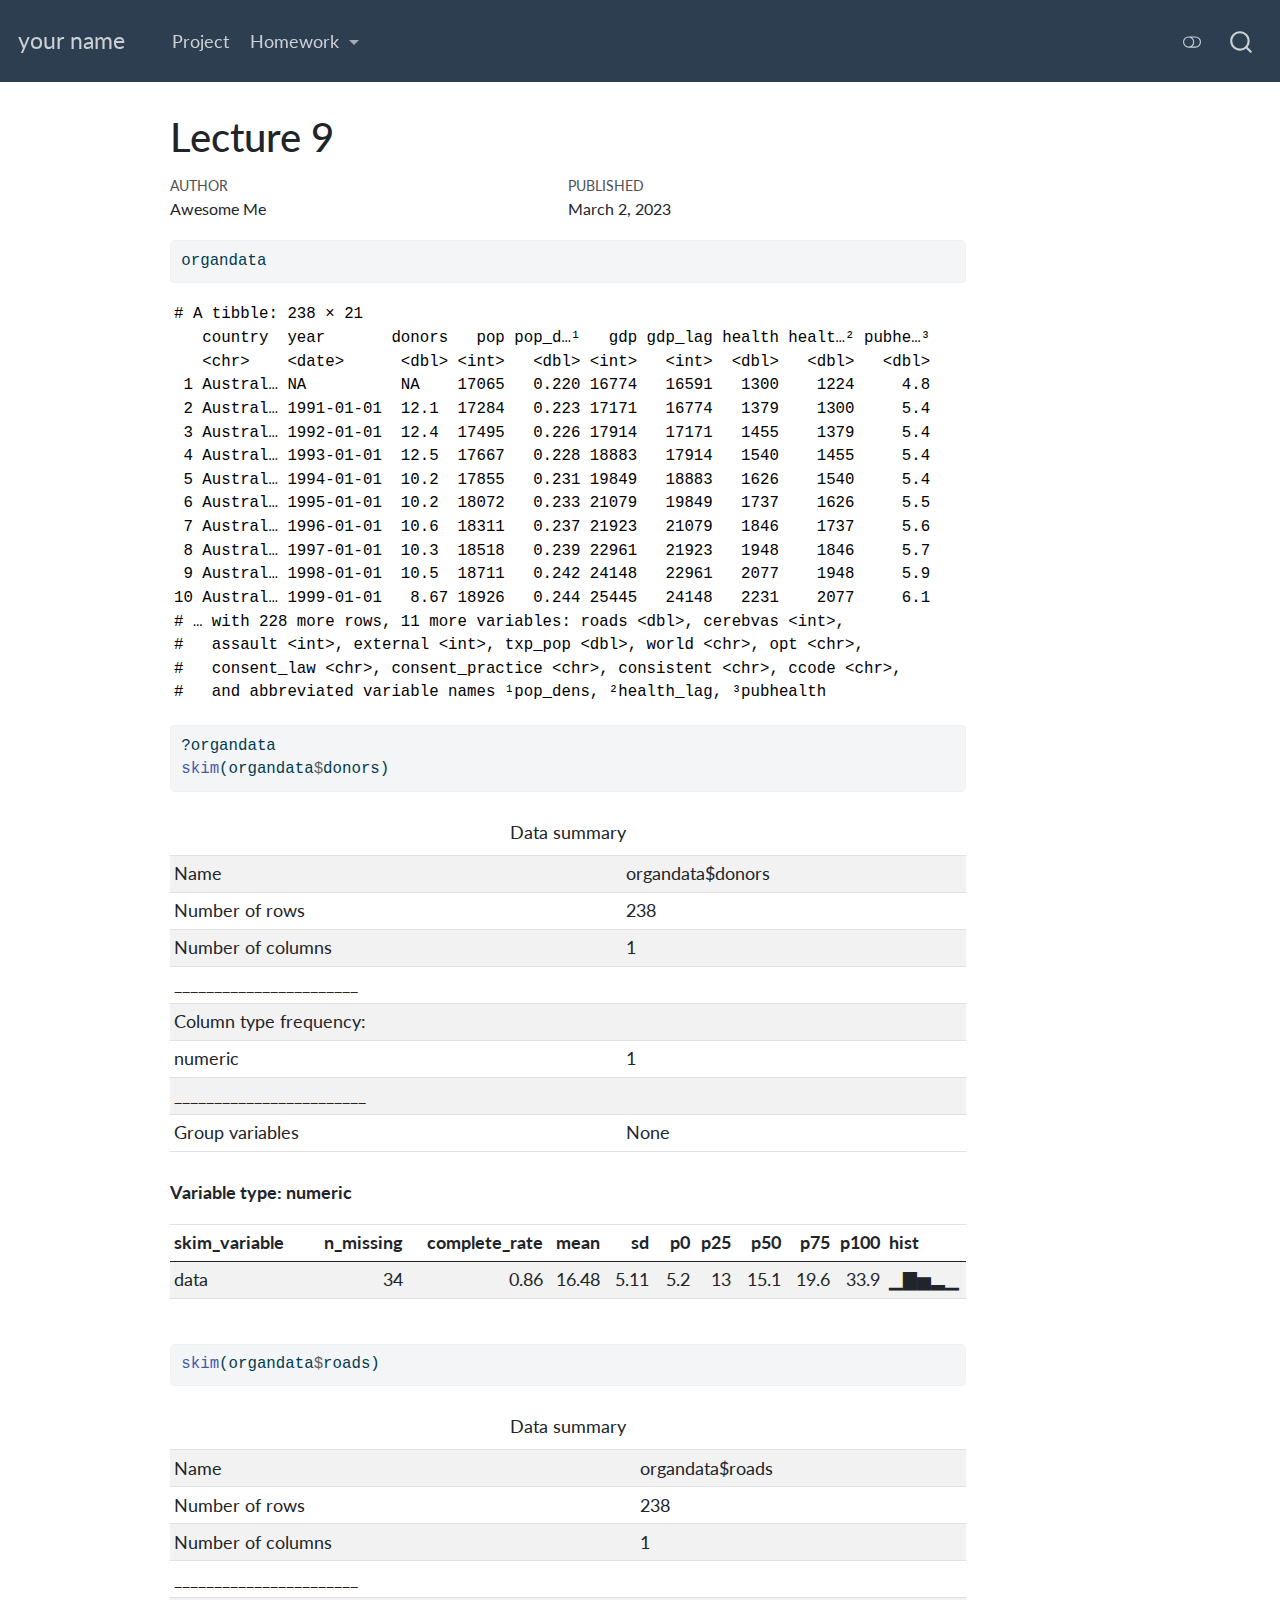
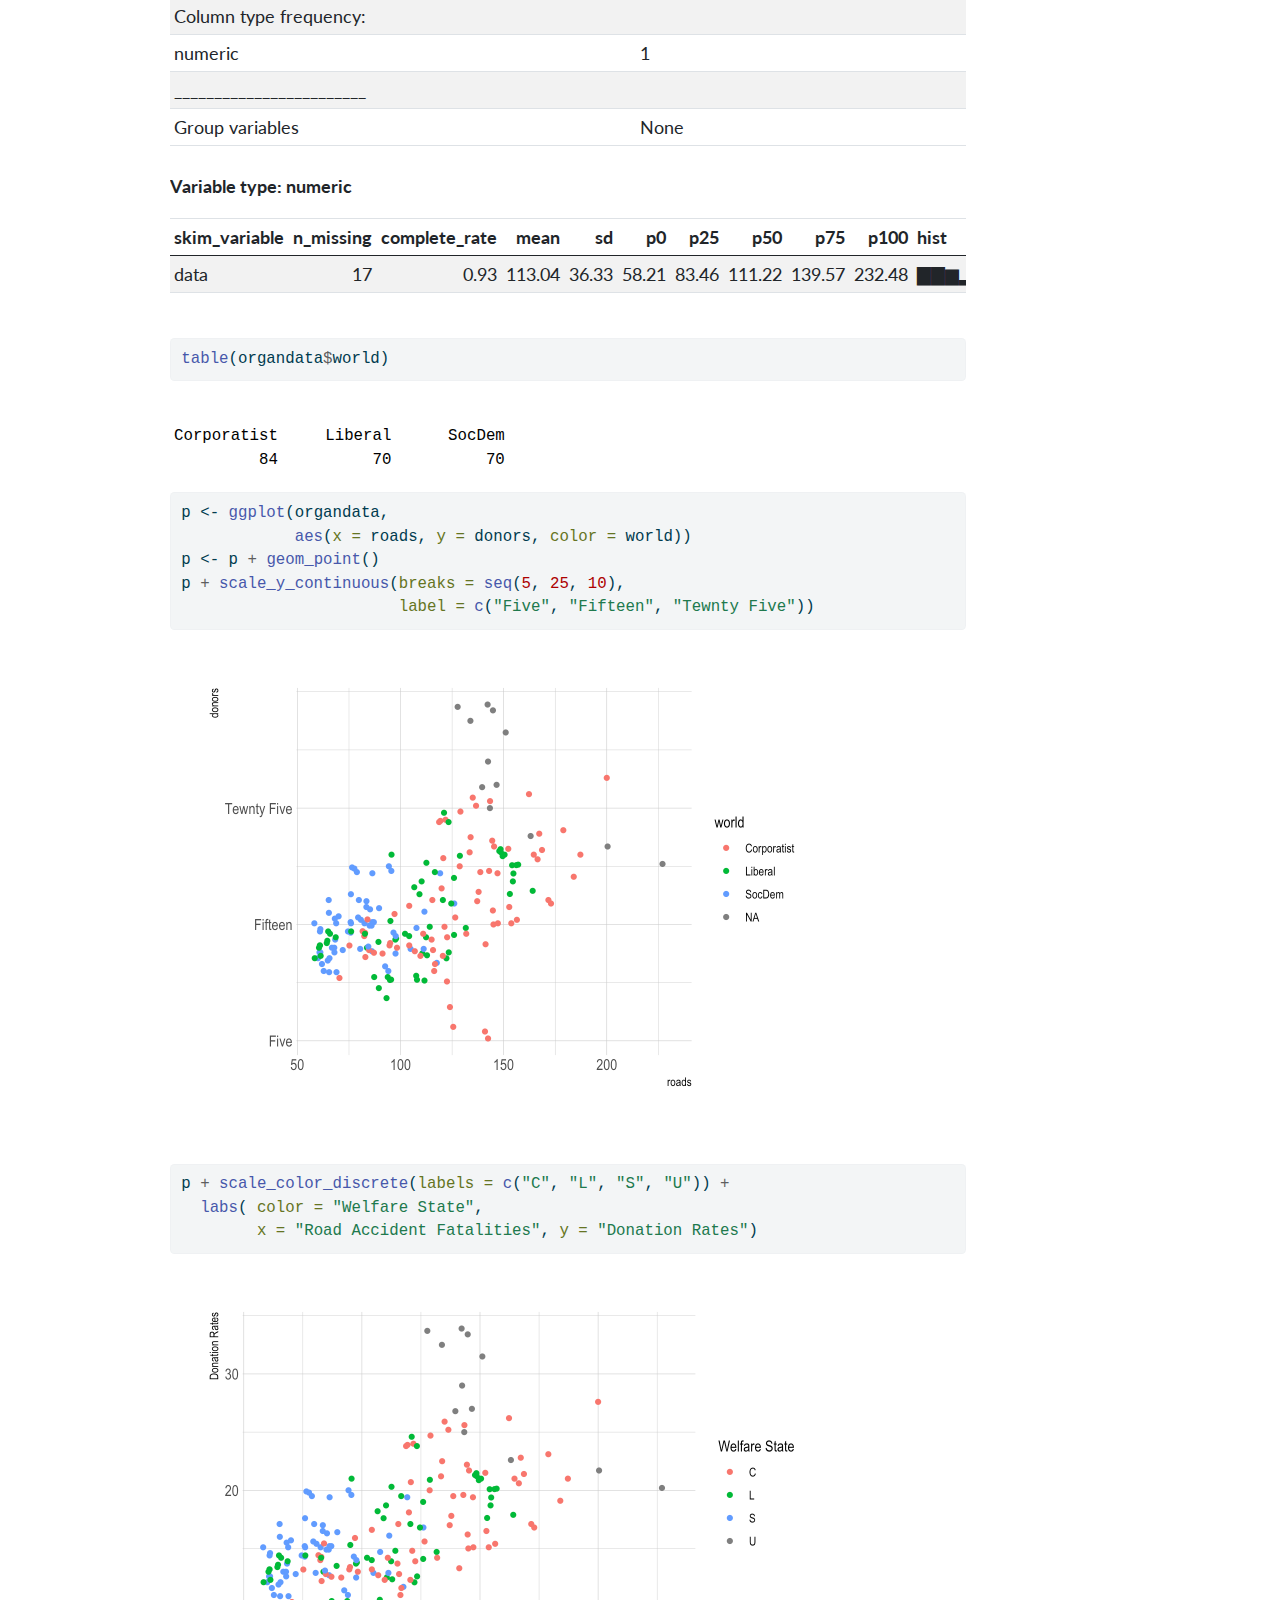
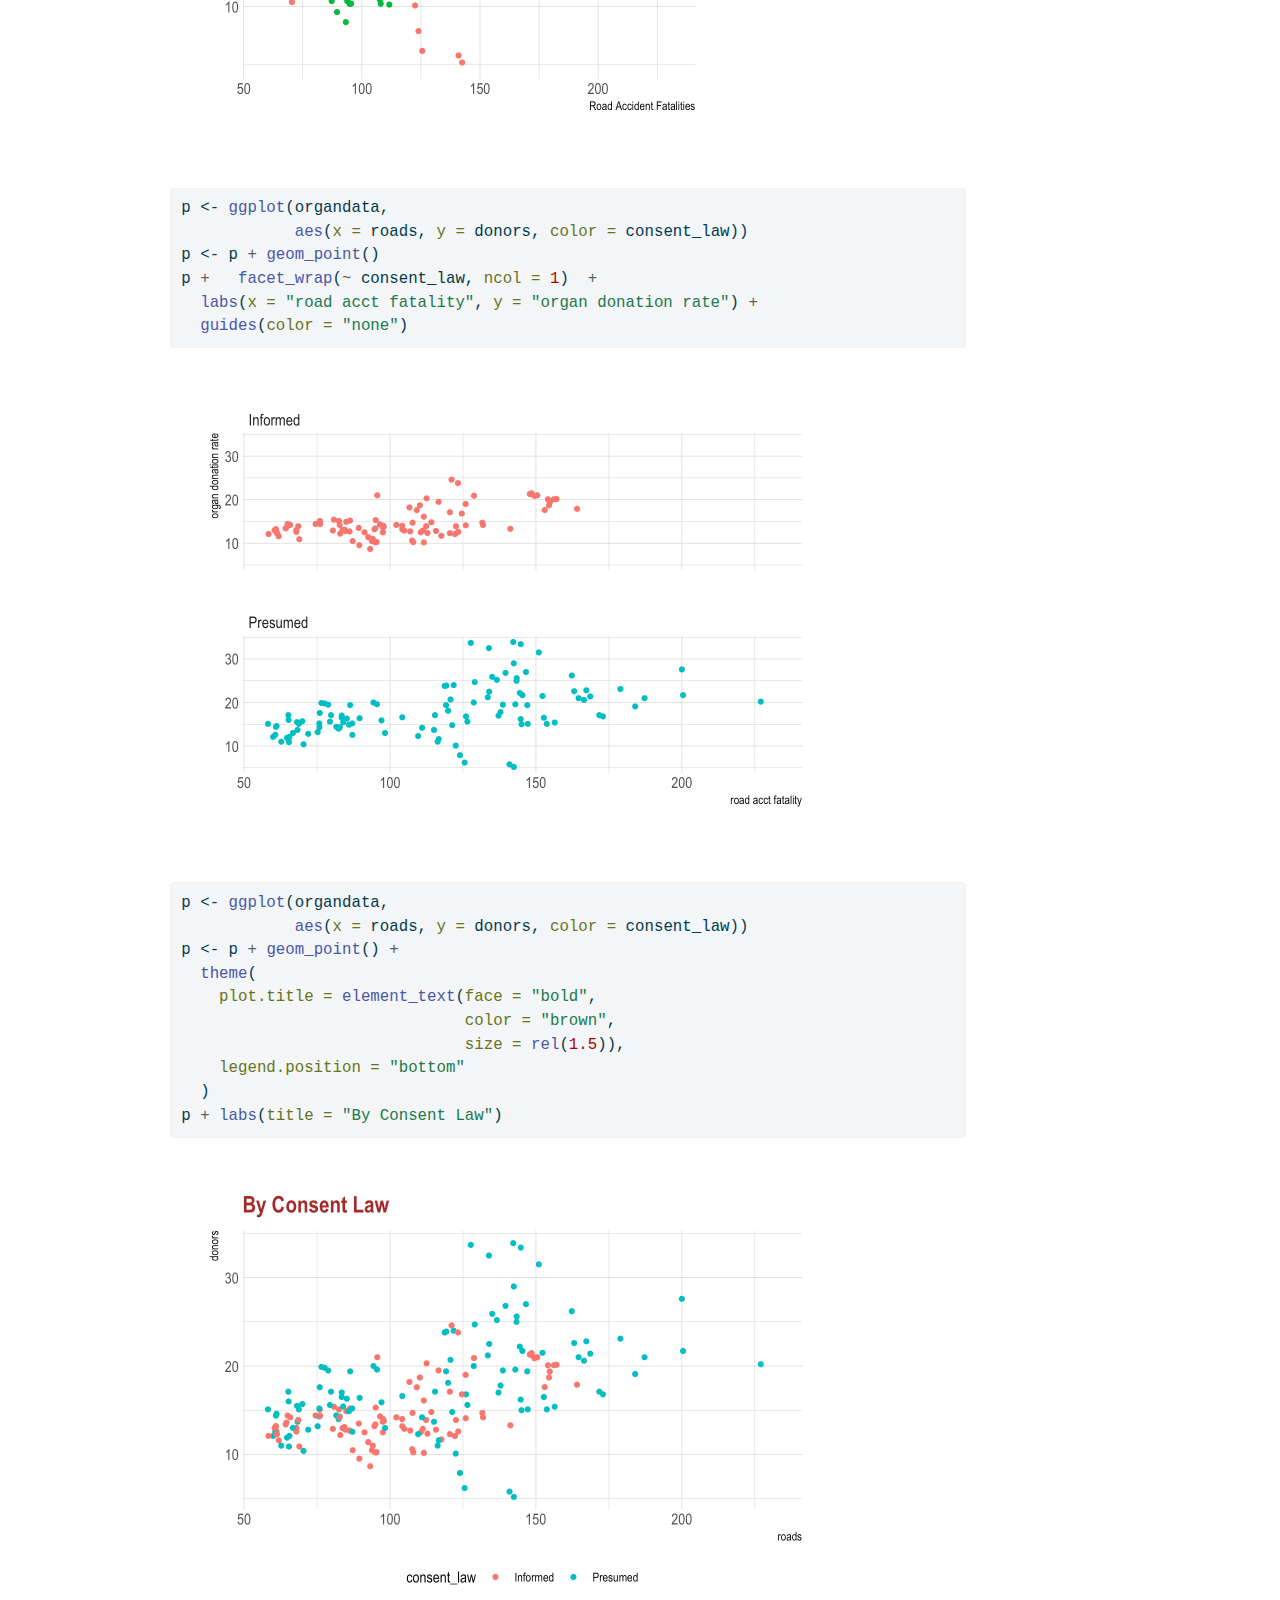
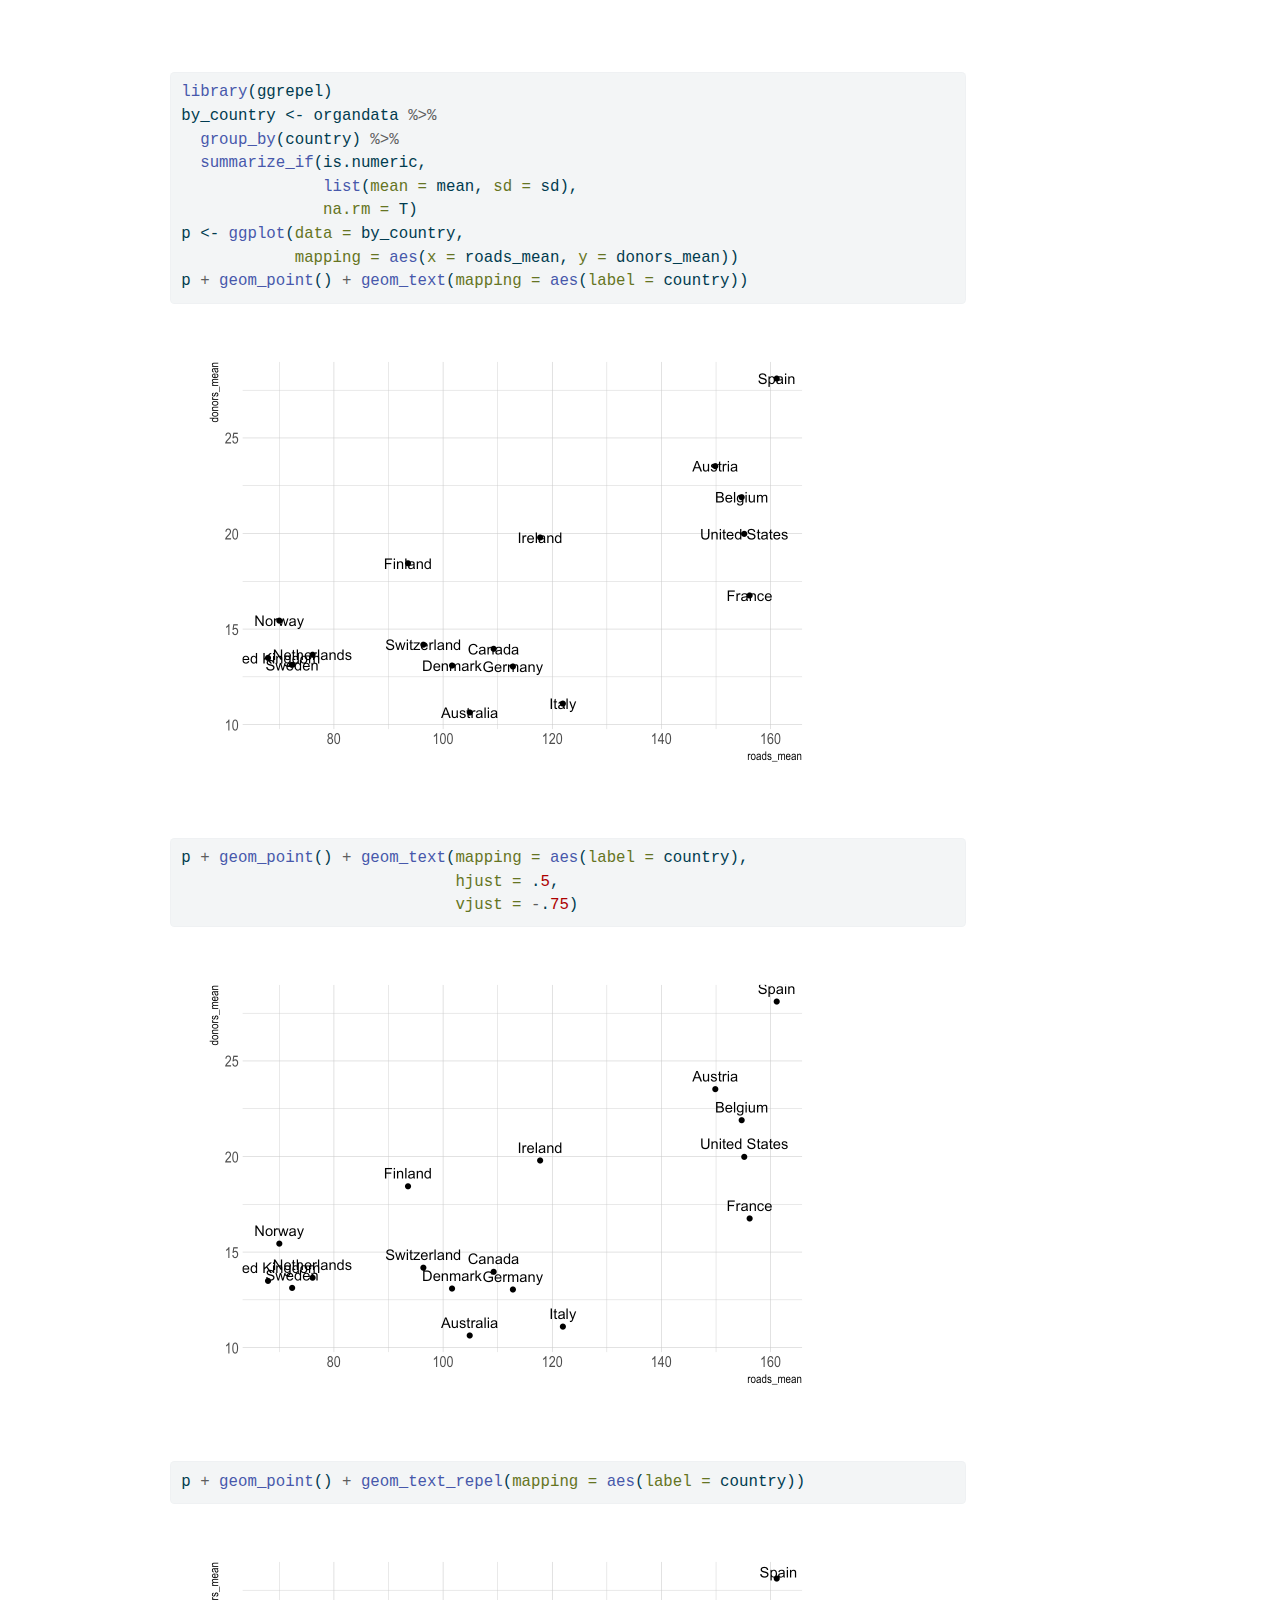
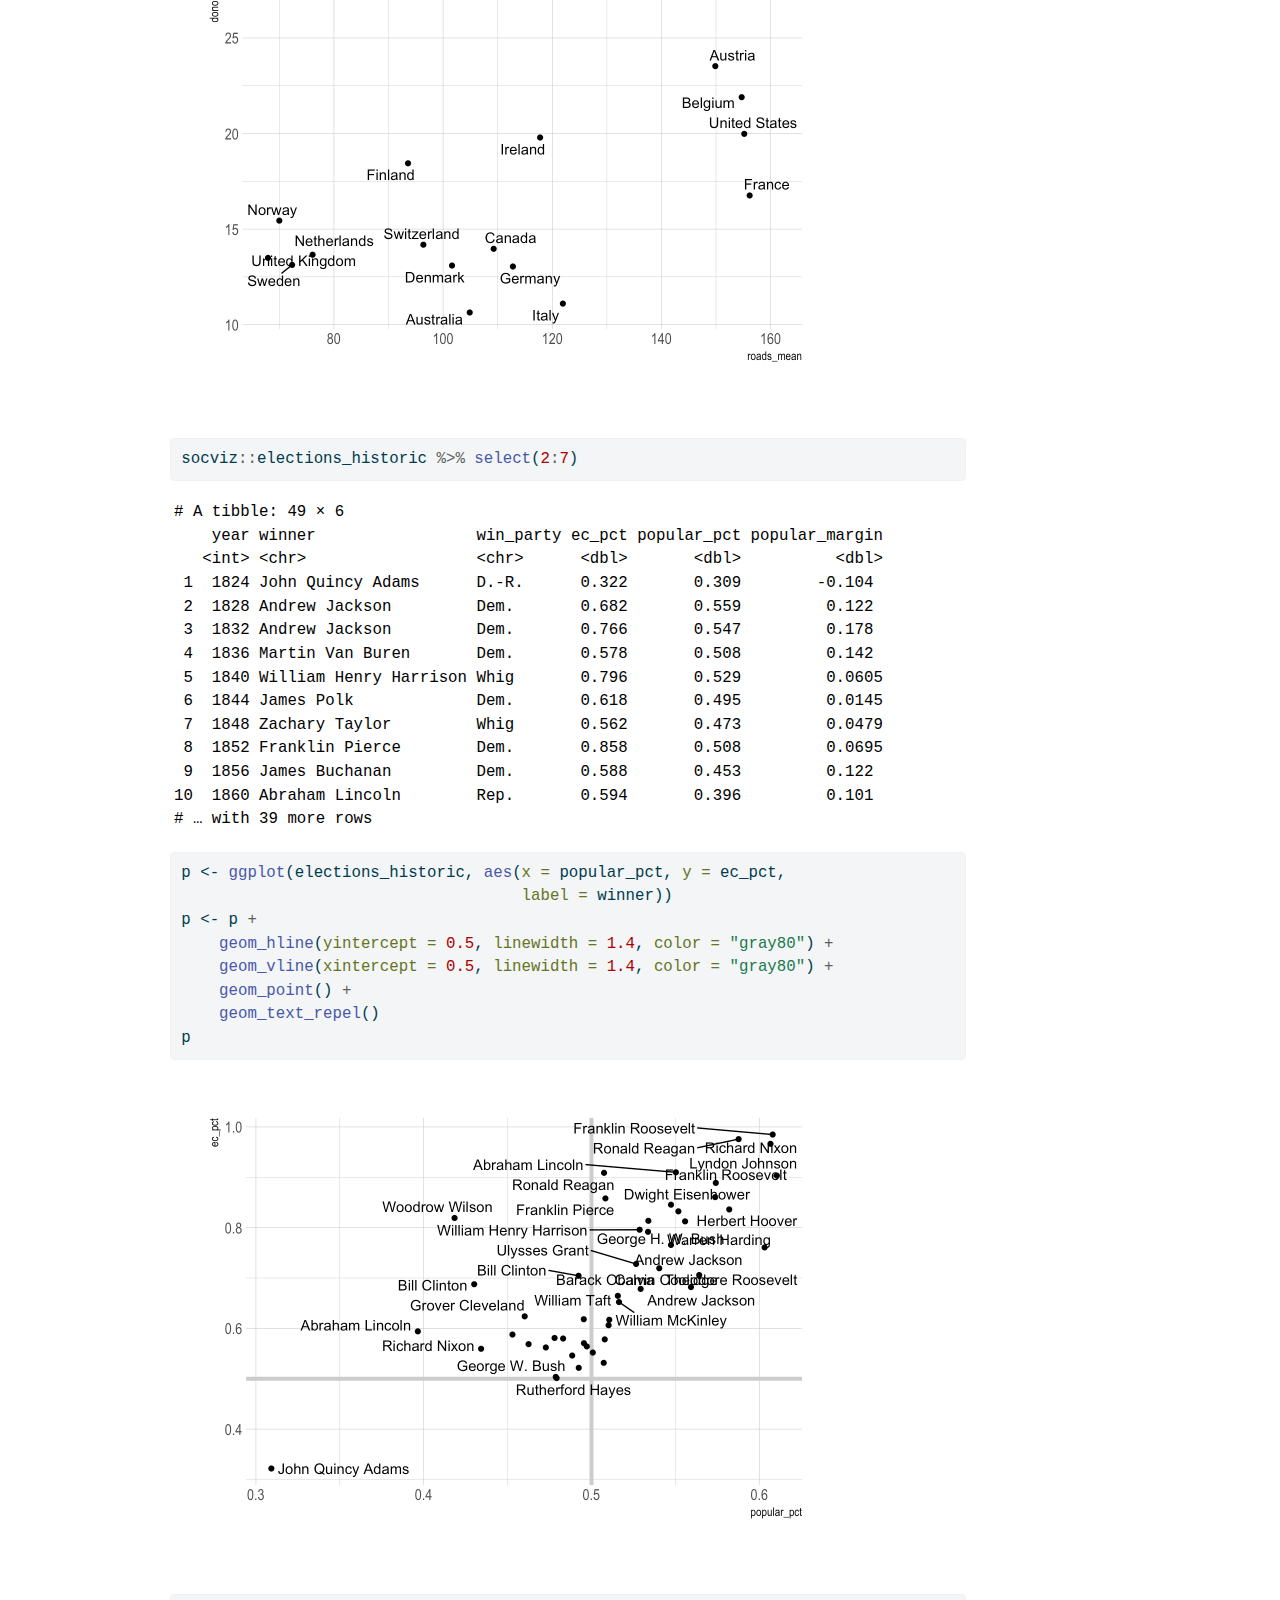
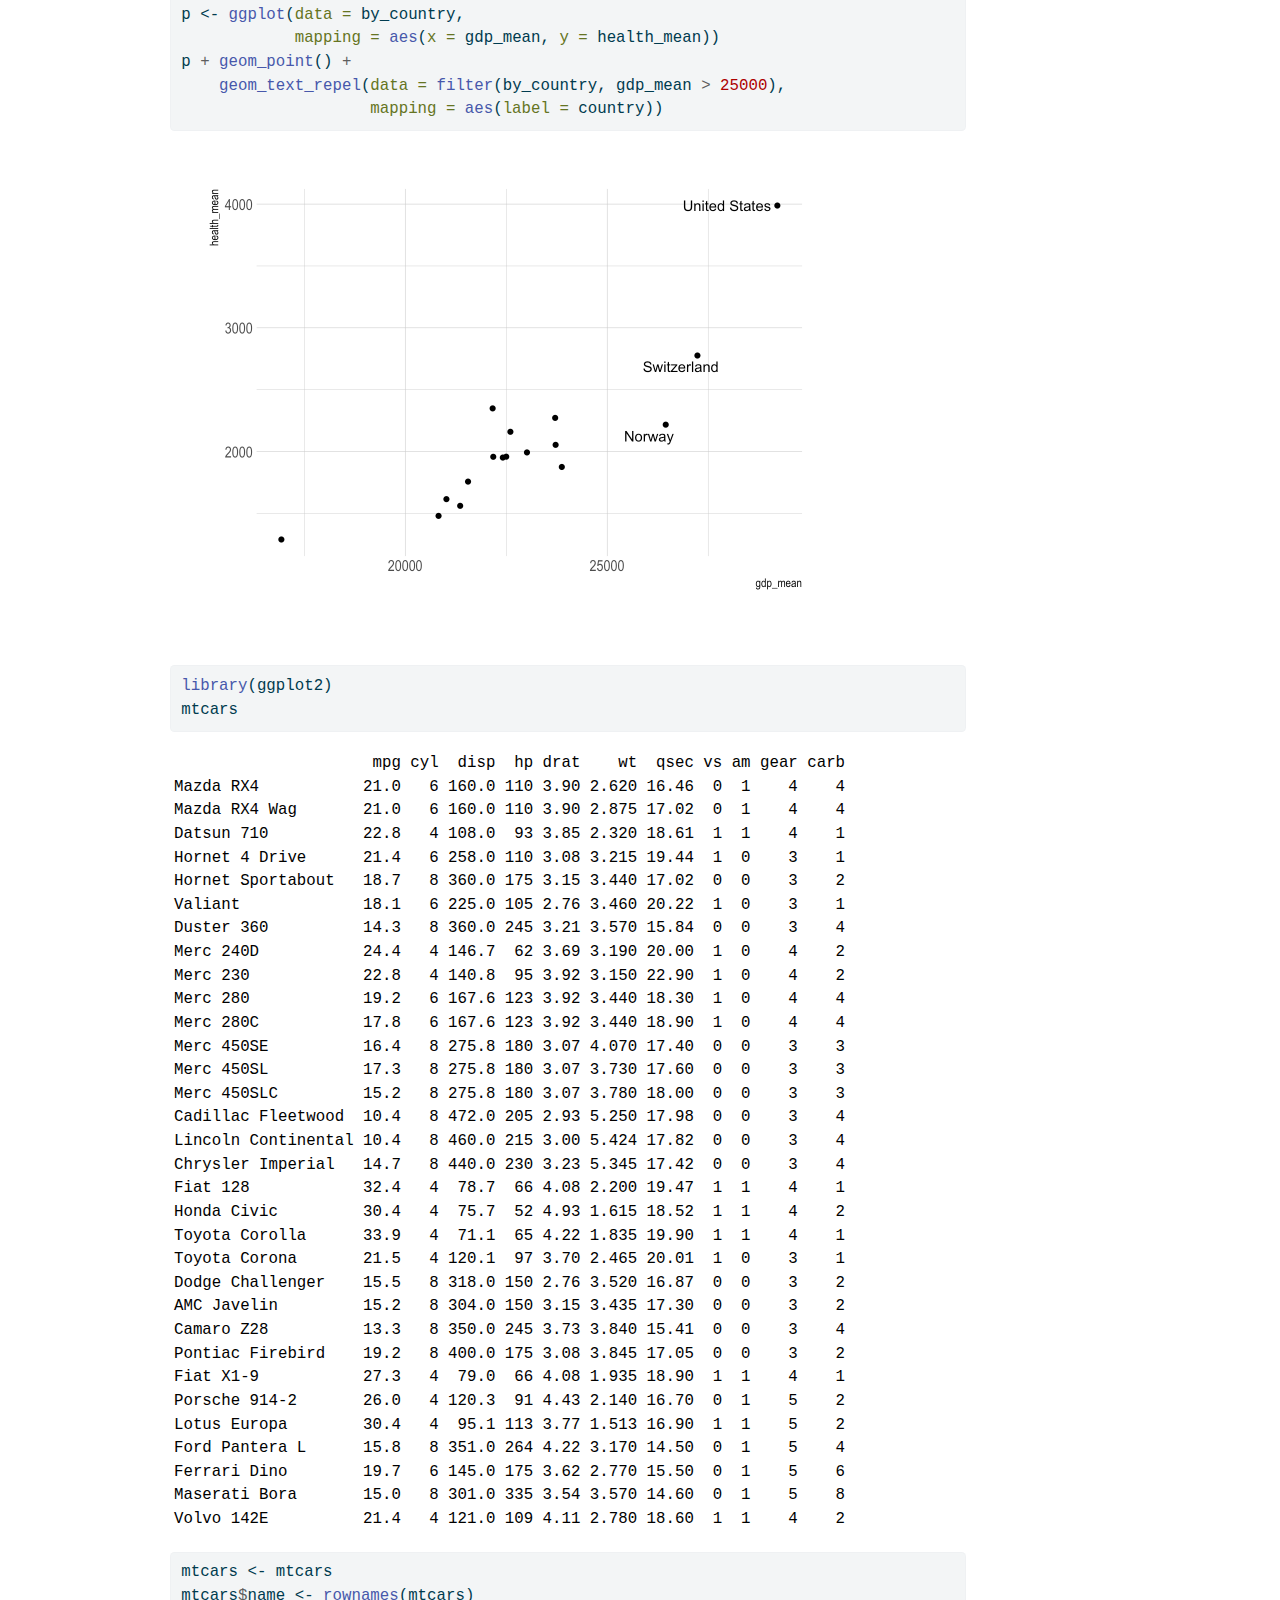
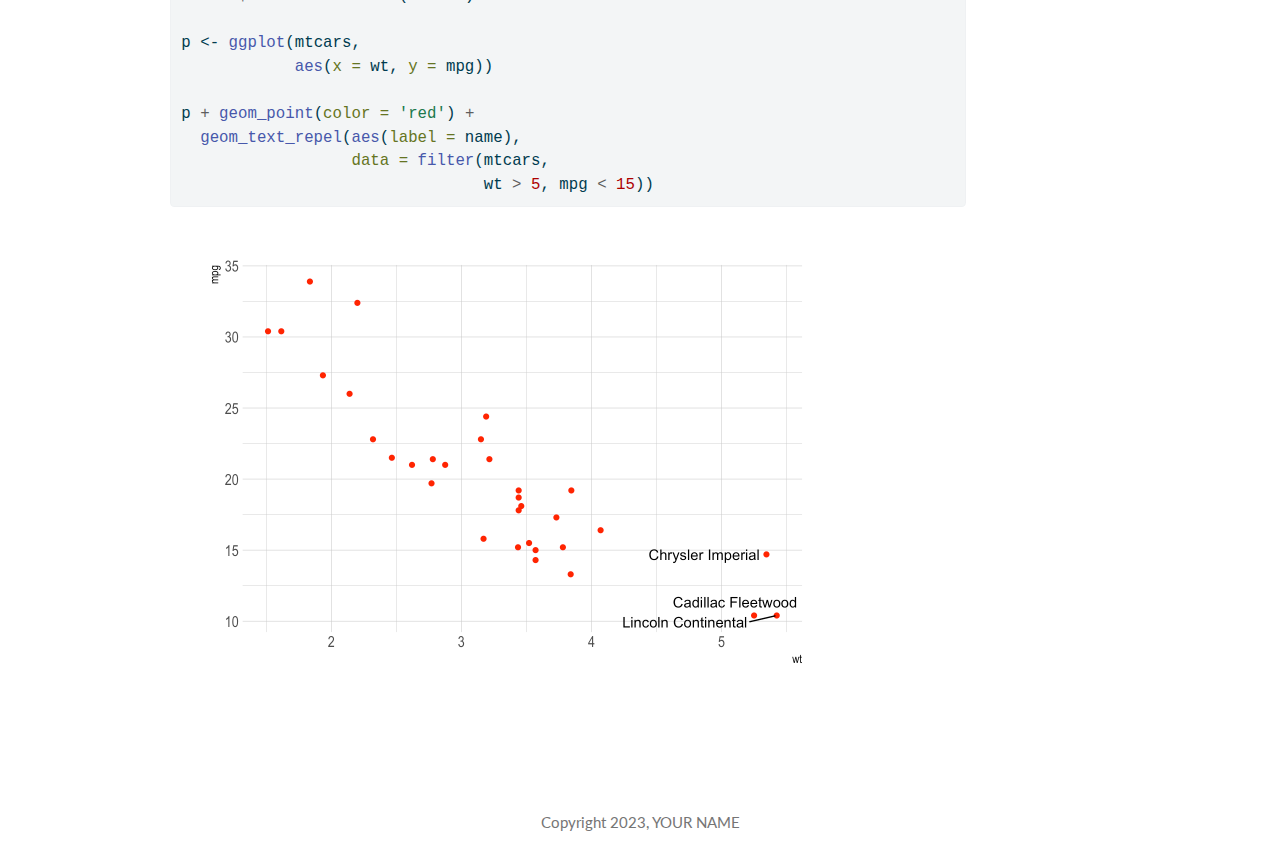
<file: docs/danl310-2023-02-21.html>
<!DOCTYPE html>
<html xmlns="http://www.w3.org/1999/xhtml" lang="en" xml:lang="en"><head>

<meta charset="utf-8">
<meta name="generator" content="quarto-1.2.335">

<meta name="viewport" content="width=device-width, initial-scale=1.0, user-scalable=yes">

<meta name="author" content="Awesome Me">
<meta name="dcterms.date" content="2023-03-02">

<title>your name - Lecture 9</title>
<style>
code{white-space: pre-wrap;}
span.smallcaps{font-variant: small-caps;}
div.columns{display: flex; gap: min(4vw, 1.5em);}
div.column{flex: auto; overflow-x: auto;}
div.hanging-indent{margin-left: 1.5em; text-indent: -1.5em;}
ul.task-list{list-style: none;}
ul.task-list li input[type="checkbox"] {
  width: 0.8em;
  margin: 0 0.8em 0.2em -1.6em;
  vertical-align: middle;
}
pre > code.sourceCode { white-space: pre; position: relative; }
pre > code.sourceCode > span { display: inline-block; line-height: 1.25; }
pre > code.sourceCode > span:empty { height: 1.2em; }
.sourceCode { overflow: visible; }
code.sourceCode > span { color: inherit; text-decoration: inherit; }
div.sourceCode { margin: 1em 0; }
pre.sourceCode { margin: 0; }
@media screen {
div.sourceCode { overflow: auto; }
}
@media print {
pre > code.sourceCode { white-space: pre-wrap; }
pre > code.sourceCode > span { text-indent: -5em; padding-left: 5em; }
}
pre.numberSource code
  { counter-reset: source-line 0; }
pre.numberSource code > span
  { position: relative; left: -4em; counter-increment: source-line; }
pre.numberSource code > span > a:first-child::before
  { content: counter(source-line);
    position: relative; left: -1em; text-align: right; vertical-align: baseline;
    border: none; display: inline-block;
    -webkit-touch-callout: none; -webkit-user-select: none;
    -khtml-user-select: none; -moz-user-select: none;
    -ms-user-select: none; user-select: none;
    padding: 0 4px; width: 4em;
    color: #aaaaaa;
  }
pre.numberSource { margin-left: 3em; border-left: 1px solid #aaaaaa;  padding-left: 4px; }
div.sourceCode
  {   }
@media screen {
pre > code.sourceCode > span > a:first-child::before { text-decoration: underline; }
}
code span.al { color: #ff0000; font-weight: bold; } /* Alert */
code span.an { color: #60a0b0; font-weight: bold; font-style: italic; } /* Annotation */
code span.at { color: #7d9029; } /* Attribute */
code span.bn { color: #40a070; } /* BaseN */
code span.bu { color: #008000; } /* BuiltIn */
code span.cf { color: #007020; font-weight: bold; } /* ControlFlow */
code span.ch { color: #4070a0; } /* Char */
code span.cn { color: #880000; } /* Constant */
code span.co { color: #60a0b0; font-style: italic; } /* Comment */
code span.cv { color: #60a0b0; font-weight: bold; font-style: italic; } /* CommentVar */
code span.do { color: #ba2121; font-style: italic; } /* Documentation */
code span.dt { color: #902000; } /* DataType */
code span.dv { color: #40a070; } /* DecVal */
code span.er { color: #ff0000; font-weight: bold; } /* Error */
code span.ex { } /* Extension */
code span.fl { color: #40a070; } /* Float */
code span.fu { color: #06287e; } /* Function */
code span.im { color: #008000; font-weight: bold; } /* Import */
code span.in { color: #60a0b0; font-weight: bold; font-style: italic; } /* Information */
code span.kw { color: #007020; font-weight: bold; } /* Keyword */
code span.op { color: #666666; } /* Operator */
code span.ot { color: #007020; } /* Other */
code span.pp { color: #bc7a00; } /* Preprocessor */
code span.sc { color: #4070a0; } /* SpecialChar */
code span.ss { color: #bb6688; } /* SpecialString */
code span.st { color: #4070a0; } /* String */
code span.va { color: #19177c; } /* Variable */
code span.vs { color: #4070a0; } /* VerbatimString */
code span.wa { color: #60a0b0; font-weight: bold; font-style: italic; } /* Warning */
</style>


<script src="site_libs/quarto-nav/quarto-nav.js"></script>
<script src="site_libs/clipboard/clipboard.min.js"></script>
<script src="site_libs/quarto-search/autocomplete.umd.js"></script>
<script src="site_libs/quarto-search/fuse.min.js"></script>
<script src="site_libs/quarto-search/quarto-search.js"></script>
<meta name="quarto:offset" content="./">
<script src="site_libs/quarto-html/quarto.js"></script>
<script src="site_libs/quarto-html/popper.min.js"></script>
<script src="site_libs/quarto-html/tippy.umd.min.js"></script>
<script src="site_libs/quarto-html/anchor.min.js"></script>
<link href="site_libs/quarto-html/tippy.css" rel="stylesheet">
<link href="site_libs/quarto-html/quarto-syntax-highlighting.css" rel="stylesheet" class="quarto-color-scheme" id="quarto-text-highlighting-styles">
<link href="site_libs/quarto-html/quarto-syntax-highlighting-dark.css" rel="prefetch" class="quarto-color-scheme quarto-color-alternate" id="quarto-text-highlighting-styles">
<script src="site_libs/bootstrap/bootstrap.min.js"></script>
<link href="site_libs/bootstrap/bootstrap-icons.css" rel="stylesheet">
<link href="site_libs/bootstrap/bootstrap.min.css" rel="stylesheet" class="quarto-color-scheme" id="quarto-bootstrap" data-mode="light">
<link href="site_libs/bootstrap/bootstrap-dark.min.css" rel="prefetch" class="quarto-color-scheme quarto-color-alternate" id="quarto-bootstrap" data-mode="dark">
<script id="quarto-search-options" type="application/json">{
  "location": "navbar",
  "copy-button": false,
  "collapse-after": 3,
  "panel-placement": "end",
  "type": "overlay",
  "limit": 20,
  "language": {
    "search-no-results-text": "No results",
    "search-matching-documents-text": "matching documents",
    "search-copy-link-title": "Copy link to search",
    "search-hide-matches-text": "Hide additional matches",
    "search-more-match-text": "more match in this document",
    "search-more-matches-text": "more matches in this document",
    "search-clear-button-title": "Clear",
    "search-detached-cancel-button-title": "Cancel",
    "search-submit-button-title": "Submit"
  }
}</script>


</head>

<body class="nav-fixed">

<div id="quarto-search-results"></div>
  <header id="quarto-header" class="headroom fixed-top">
    <nav class="navbar navbar-expand-lg navbar-dark ">
      <div class="navbar-container container-fluid">
      <div class="navbar-brand-container">
    <a class="navbar-brand" href="./index.html">
    <span class="navbar-title">your name</span>
    </a>
  </div>
          <button class="navbar-toggler" type="button" data-bs-toggle="collapse" data-bs-target="#navbarCollapse" aria-controls="navbarCollapse" aria-expanded="false" aria-label="Toggle navigation" onclick="if (window.quartoToggleHeadroom) { window.quartoToggleHeadroom(); }">
  <span class="navbar-toggler-icon"></span>
</button>
          <div class="collapse navbar-collapse" id="navbarCollapse">
            <ul class="navbar-nav navbar-nav-scroll me-auto">
  <li class="nav-item">
    <a class="nav-link" href="./teamproj0.html">
 <span class="menu-text">Project</span></a>
  </li>  
  <li class="nav-item dropdown ">
    <a class="nav-link dropdown-toggle" href="#" id="nav-menu-homework" role="button" data-bs-toggle="dropdown" aria-expanded="false">
 <span class="menu-text">Homework</span>
    </a>
    <ul class="dropdown-menu" aria-labelledby="nav-menu-homework">    
        <li>
    <a class="dropdown-item" href="./hw0.html">
 <span class="dropdown-text">hw0</span></a>
  </li>  
    </ul>
  </li>
</ul>
              <div class="quarto-toggle-container">
                  <a href="" class="quarto-color-scheme-toggle nav-link" onclick="window.quartoToggleColorScheme(); return false;" title="Toggle dark mode"><i class="bi"></i></a>
              </div>
              <div id="quarto-search" class="" title="Search"></div>
          </div> <!-- /navcollapse -->
      </div> <!-- /container-fluid -->
    </nav>
</header>
<!-- content -->
<div id="quarto-content" class="quarto-container page-columns page-rows-contents page-layout-article page-navbar">
<!-- sidebar -->
<!-- margin-sidebar -->
    <div id="quarto-margin-sidebar" class="sidebar margin-sidebar">
        
    </div>
<!-- main -->
<main class="content" id="quarto-document-content">

<header id="title-block-header" class="quarto-title-block default">
<div class="quarto-title">
<h1 class="title">Lecture 9</h1>
</div>



<div class="quarto-title-meta">

    <div>
    <div class="quarto-title-meta-heading">Author</div>
    <div class="quarto-title-meta-contents">
             <p>Awesome Me </p>
          </div>
  </div>
    
    <div>
    <div class="quarto-title-meta-heading">Published</div>
    <div class="quarto-title-meta-contents">
      <p class="date">March 2, 2023</p>
    </div>
  </div>
  
    
  </div>
  

</header>

<div class="cell">
<div class="sourceCode cell-code" id="cb1"><pre class="sourceCode r code-with-copy"><code class="sourceCode r"><span id="cb1-1"><a href="#cb1-1" aria-hidden="true" tabindex="-1"></a>organdata</span></code><button title="Copy to Clipboard" class="code-copy-button"><i class="bi"></i></button></pre></div>
<div class="cell-output cell-output-stdout">
<pre><code># A tibble: 238 × 21
   country  year       donors   pop pop_d…¹   gdp gdp_lag health healt…² pubhe…³
   &lt;chr&gt;    &lt;date&gt;      &lt;dbl&gt; &lt;int&gt;   &lt;dbl&gt; &lt;int&gt;   &lt;int&gt;  &lt;dbl&gt;   &lt;dbl&gt;   &lt;dbl&gt;
 1 Austral… NA          NA    17065   0.220 16774   16591   1300    1224     4.8
 2 Austral… 1991-01-01  12.1  17284   0.223 17171   16774   1379    1300     5.4
 3 Austral… 1992-01-01  12.4  17495   0.226 17914   17171   1455    1379     5.4
 4 Austral… 1993-01-01  12.5  17667   0.228 18883   17914   1540    1455     5.4
 5 Austral… 1994-01-01  10.2  17855   0.231 19849   18883   1626    1540     5.4
 6 Austral… 1995-01-01  10.2  18072   0.233 21079   19849   1737    1626     5.5
 7 Austral… 1996-01-01  10.6  18311   0.237 21923   21079   1846    1737     5.6
 8 Austral… 1997-01-01  10.3  18518   0.239 22961   21923   1948    1846     5.7
 9 Austral… 1998-01-01  10.5  18711   0.242 24148   22961   2077    1948     5.9
10 Austral… 1999-01-01   8.67 18926   0.244 25445   24148   2231    2077     6.1
# … with 228 more rows, 11 more variables: roads &lt;dbl&gt;, cerebvas &lt;int&gt;,
#   assault &lt;int&gt;, external &lt;int&gt;, txp_pop &lt;dbl&gt;, world &lt;chr&gt;, opt &lt;chr&gt;,
#   consent_law &lt;chr&gt;, consent_practice &lt;chr&gt;, consistent &lt;chr&gt;, ccode &lt;chr&gt;,
#   and abbreviated variable names ¹​pop_dens, ²​health_lag, ³​pubhealth</code></pre>
</div>
<div class="sourceCode cell-code" id="cb3"><pre class="sourceCode r code-with-copy"><code class="sourceCode r"><span id="cb3-1"><a href="#cb3-1" aria-hidden="true" tabindex="-1"></a>?organdata</span>
<span id="cb3-2"><a href="#cb3-2" aria-hidden="true" tabindex="-1"></a><span class="fu">skim</span>(organdata<span class="sc">$</span>donors)</span></code><button title="Copy to Clipboard" class="code-copy-button"><i class="bi"></i></button></pre></div>
<div class="cell-output-display">
<table class="table table-sm table-striped">
<caption>Data summary</caption>
<tbody>
<tr class="odd">
<td style="text-align: left;">Name</td>
<td style="text-align: left;">organdata$donors</td>
</tr>
<tr class="even">
<td style="text-align: left;">Number of rows</td>
<td style="text-align: left;">238</td>
</tr>
<tr class="odd">
<td style="text-align: left;">Number of columns</td>
<td style="text-align: left;">1</td>
</tr>
<tr class="even">
<td style="text-align: left;">_______________________</td>
<td style="text-align: left;"></td>
</tr>
<tr class="odd">
<td style="text-align: left;">Column type frequency:</td>
<td style="text-align: left;"></td>
</tr>
<tr class="even">
<td style="text-align: left;">numeric</td>
<td style="text-align: left;">1</td>
</tr>
<tr class="odd">
<td style="text-align: left;">________________________</td>
<td style="text-align: left;"></td>
</tr>
<tr class="even">
<td style="text-align: left;">Group variables</td>
<td style="text-align: left;">None</td>
</tr>
</tbody>
</table>
<p><strong>Variable type: numeric</strong></p>
<table class="table table-sm table-striped">
<colgroup>
<col style="width: 17%">
<col style="width: 12%">
<col style="width: 17%">
<col style="width: 7%">
<col style="width: 6%">
<col style="width: 5%">
<col style="width: 5%">
<col style="width: 6%">
<col style="width: 6%">
<col style="width: 6%">
<col style="width: 7%">
</colgroup>
<thead>
<tr class="header">
<th style="text-align: left;">skim_variable</th>
<th style="text-align: right;">n_missing</th>
<th style="text-align: right;">complete_rate</th>
<th style="text-align: right;">mean</th>
<th style="text-align: right;">sd</th>
<th style="text-align: right;">p0</th>
<th style="text-align: right;">p25</th>
<th style="text-align: right;">p50</th>
<th style="text-align: right;">p75</th>
<th style="text-align: right;">p100</th>
<th style="text-align: left;">hist</th>
</tr>
</thead>
<tbody>
<tr class="odd">
<td style="text-align: left;">data</td>
<td style="text-align: right;">34</td>
<td style="text-align: right;">0.86</td>
<td style="text-align: right;">16.48</td>
<td style="text-align: right;">5.11</td>
<td style="text-align: right;">5.2</td>
<td style="text-align: right;">13</td>
<td style="text-align: right;">15.1</td>
<td style="text-align: right;">19.6</td>
<td style="text-align: right;">33.9</td>
<td style="text-align: left;">▁▇▅▂▁</td>
</tr>
</tbody>
</table>
</div>
<div class="sourceCode cell-code" id="cb4"><pre class="sourceCode r code-with-copy"><code class="sourceCode r"><span id="cb4-1"><a href="#cb4-1" aria-hidden="true" tabindex="-1"></a><span class="fu">skim</span>(organdata<span class="sc">$</span>roads)</span></code><button title="Copy to Clipboard" class="code-copy-button"><i class="bi"></i></button></pre></div>
<div class="cell-output-display">
<table class="table table-sm table-striped">
<caption>Data summary</caption>
<tbody>
<tr class="odd">
<td style="text-align: left;">Name</td>
<td style="text-align: left;">organdata$roads</td>
</tr>
<tr class="even">
<td style="text-align: left;">Number of rows</td>
<td style="text-align: left;">238</td>
</tr>
<tr class="odd">
<td style="text-align: left;">Number of columns</td>
<td style="text-align: left;">1</td>
</tr>
<tr class="even">
<td style="text-align: left;">_______________________</td>
<td style="text-align: left;"></td>
</tr>
<tr class="odd">
<td style="text-align: left;">Column type frequency:</td>
<td style="text-align: left;"></td>
</tr>
<tr class="even">
<td style="text-align: left;">numeric</td>
<td style="text-align: left;">1</td>
</tr>
<tr class="odd">
<td style="text-align: left;">________________________</td>
<td style="text-align: left;"></td>
</tr>
<tr class="even">
<td style="text-align: left;">Group variables</td>
<td style="text-align: left;">None</td>
</tr>
</tbody>
</table>
<p><strong>Variable type: numeric</strong></p>
<table class="table table-sm table-striped">
<colgroup>
<col style="width: 15%">
<col style="width: 11%">
<col style="width: 15%">
<col style="width: 7%">
<col style="width: 6%">
<col style="width: 6%">
<col style="width: 6%">
<col style="width: 7%">
<col style="width: 7%">
<col style="width: 7%">
<col style="width: 6%">
</colgroup>
<thead>
<tr class="header">
<th style="text-align: left;">skim_variable</th>
<th style="text-align: right;">n_missing</th>
<th style="text-align: right;">complete_rate</th>
<th style="text-align: right;">mean</th>
<th style="text-align: right;">sd</th>
<th style="text-align: right;">p0</th>
<th style="text-align: right;">p25</th>
<th style="text-align: right;">p50</th>
<th style="text-align: right;">p75</th>
<th style="text-align: right;">p100</th>
<th style="text-align: left;">hist</th>
</tr>
</thead>
<tbody>
<tr class="odd">
<td style="text-align: left;">data</td>
<td style="text-align: right;">17</td>
<td style="text-align: right;">0.93</td>
<td style="text-align: right;">113.04</td>
<td style="text-align: right;">36.33</td>
<td style="text-align: right;">58.21</td>
<td style="text-align: right;">83.46</td>
<td style="text-align: right;">111.22</td>
<td style="text-align: right;">139.57</td>
<td style="text-align: right;">232.48</td>
<td style="text-align: left;">▇▇▆▂▁</td>
</tr>
</tbody>
</table>
</div>
<div class="sourceCode cell-code" id="cb5"><pre class="sourceCode r code-with-copy"><code class="sourceCode r"><span id="cb5-1"><a href="#cb5-1" aria-hidden="true" tabindex="-1"></a><span class="fu">table</span>(organdata<span class="sc">$</span>world)</span></code><button title="Copy to Clipboard" class="code-copy-button"><i class="bi"></i></button></pre></div>
<div class="cell-output cell-output-stdout">
<pre><code>
Corporatist     Liberal      SocDem 
         84          70          70 </code></pre>
</div>
</div>
<div class="cell">
<div class="sourceCode cell-code" id="cb7"><pre class="sourceCode r code-with-copy"><code class="sourceCode r"><span id="cb7-1"><a href="#cb7-1" aria-hidden="true" tabindex="-1"></a>p <span class="ot">&lt;-</span> <span class="fu">ggplot</span>(organdata,</span>
<span id="cb7-2"><a href="#cb7-2" aria-hidden="true" tabindex="-1"></a>            <span class="fu">aes</span>(<span class="at">x =</span> roads, <span class="at">y =</span> donors, <span class="at">color =</span> world))</span>
<span id="cb7-3"><a href="#cb7-3" aria-hidden="true" tabindex="-1"></a>p <span class="ot">&lt;-</span> p <span class="sc">+</span> <span class="fu">geom_point</span>()</span>
<span id="cb7-4"><a href="#cb7-4" aria-hidden="true" tabindex="-1"></a>p <span class="sc">+</span> <span class="fu">scale_y_continuous</span>(<span class="at">breaks =</span> <span class="fu">seq</span>(<span class="dv">5</span>, <span class="dv">25</span>, <span class="dv">10</span>),</span>
<span id="cb7-5"><a href="#cb7-5" aria-hidden="true" tabindex="-1"></a>                       <span class="at">label =</span> <span class="fu">c</span>(<span class="st">"Five"</span>, <span class="st">"Fifteen"</span>, <span class="st">"Tewnty Five"</span>))</span></code><button title="Copy to Clipboard" class="code-copy-button"><i class="bi"></i></button></pre></div>
<div class="cell-output-display">
<p><img src="danl310-2023-02-21_files/figure-html/unnamed-chunk-2-1.png" class="img-fluid" width="672"></p>
</div>
</div>
<div class="cell">
<div class="sourceCode cell-code" id="cb8"><pre class="sourceCode r code-with-copy"><code class="sourceCode r"><span id="cb8-1"><a href="#cb8-1" aria-hidden="true" tabindex="-1"></a>p <span class="sc">+</span> <span class="fu">scale_color_discrete</span>(<span class="at">labels =</span> <span class="fu">c</span>(<span class="st">"C"</span>, <span class="st">"L"</span>, <span class="st">"S"</span>, <span class="st">"U"</span>)) <span class="sc">+</span></span>
<span id="cb8-2"><a href="#cb8-2" aria-hidden="true" tabindex="-1"></a>  <span class="fu">labs</span>( <span class="at">color =</span> <span class="st">"Welfare State"</span>,</span>
<span id="cb8-3"><a href="#cb8-3" aria-hidden="true" tabindex="-1"></a>        <span class="at">x =</span> <span class="st">"Road Accident Fatalities"</span>, <span class="at">y =</span> <span class="st">"Donation Rates"</span>)</span></code><button title="Copy to Clipboard" class="code-copy-button"><i class="bi"></i></button></pre></div>
<div class="cell-output-display">
<p><img src="danl310-2023-02-21_files/figure-html/unnamed-chunk-3-1.png" class="img-fluid" width="672"></p>
</div>
</div>
<div class="cell">
<div class="sourceCode cell-code" id="cb9"><pre class="sourceCode r code-with-copy"><code class="sourceCode r"><span id="cb9-1"><a href="#cb9-1" aria-hidden="true" tabindex="-1"></a>p <span class="ot">&lt;-</span> <span class="fu">ggplot</span>(organdata,</span>
<span id="cb9-2"><a href="#cb9-2" aria-hidden="true" tabindex="-1"></a>            <span class="fu">aes</span>(<span class="at">x =</span> roads, <span class="at">y =</span> donors, <span class="at">color =</span> consent_law))</span>
<span id="cb9-3"><a href="#cb9-3" aria-hidden="true" tabindex="-1"></a>p <span class="ot">&lt;-</span> p <span class="sc">+</span> <span class="fu">geom_point</span>()</span>
<span id="cb9-4"><a href="#cb9-4" aria-hidden="true" tabindex="-1"></a>p <span class="sc">+</span>   <span class="fu">facet_wrap</span>(<span class="sc">~</span> consent_law, <span class="at">ncol =</span> <span class="dv">1</span>)  <span class="sc">+</span></span>
<span id="cb9-5"><a href="#cb9-5" aria-hidden="true" tabindex="-1"></a>  <span class="fu">labs</span>(<span class="at">x =</span> <span class="st">"road acct fatality"</span>, <span class="at">y =</span> <span class="st">"organ donation rate"</span>) <span class="sc">+</span></span>
<span id="cb9-6"><a href="#cb9-6" aria-hidden="true" tabindex="-1"></a>  <span class="fu">guides</span>(<span class="at">color =</span> <span class="st">"none"</span>) </span></code><button title="Copy to Clipboard" class="code-copy-button"><i class="bi"></i></button></pre></div>
<div class="cell-output-display">
<p><img src="danl310-2023-02-21_files/figure-html/unnamed-chunk-4-1.png" class="img-fluid" width="672"></p>
</div>
</div>
<div class="cell">
<div class="sourceCode cell-code" id="cb10"><pre class="sourceCode r code-with-copy"><code class="sourceCode r"><span id="cb10-1"><a href="#cb10-1" aria-hidden="true" tabindex="-1"></a>p <span class="ot">&lt;-</span> <span class="fu">ggplot</span>(organdata,</span>
<span id="cb10-2"><a href="#cb10-2" aria-hidden="true" tabindex="-1"></a>            <span class="fu">aes</span>(<span class="at">x =</span> roads, <span class="at">y =</span> donors, <span class="at">color =</span> consent_law))</span>
<span id="cb10-3"><a href="#cb10-3" aria-hidden="true" tabindex="-1"></a>p <span class="ot">&lt;-</span> p <span class="sc">+</span> <span class="fu">geom_point</span>() <span class="sc">+</span> </span>
<span id="cb10-4"><a href="#cb10-4" aria-hidden="true" tabindex="-1"></a>  <span class="fu">theme</span>(</span>
<span id="cb10-5"><a href="#cb10-5" aria-hidden="true" tabindex="-1"></a>    <span class="at">plot.title =</span> <span class="fu">element_text</span>(<span class="at">face =</span> <span class="st">"bold"</span>,</span>
<span id="cb10-6"><a href="#cb10-6" aria-hidden="true" tabindex="-1"></a>                              <span class="at">color =</span> <span class="st">"brown"</span>,</span>
<span id="cb10-7"><a href="#cb10-7" aria-hidden="true" tabindex="-1"></a>                              <span class="at">size =</span> <span class="fu">rel</span>(<span class="fl">1.5</span>)),</span>
<span id="cb10-8"><a href="#cb10-8" aria-hidden="true" tabindex="-1"></a>    <span class="at">legend.position =</span> <span class="st">"bottom"</span></span>
<span id="cb10-9"><a href="#cb10-9" aria-hidden="true" tabindex="-1"></a>  )</span>
<span id="cb10-10"><a href="#cb10-10" aria-hidden="true" tabindex="-1"></a>p <span class="sc">+</span> <span class="fu">labs</span>(<span class="at">title =</span> <span class="st">"By Consent Law"</span>)</span></code><button title="Copy to Clipboard" class="code-copy-button"><i class="bi"></i></button></pre></div>
<div class="cell-output-display">
<p><img src="danl310-2023-02-21_files/figure-html/unnamed-chunk-5-1.png" class="img-fluid" width="672"></p>
</div>
</div>
<div class="cell">
<div class="sourceCode cell-code" id="cb11"><pre class="sourceCode r code-with-copy"><code class="sourceCode r"><span id="cb11-1"><a href="#cb11-1" aria-hidden="true" tabindex="-1"></a><span class="fu">library</span>(ggrepel)</span>
<span id="cb11-2"><a href="#cb11-2" aria-hidden="true" tabindex="-1"></a>by_country <span class="ot">&lt;-</span> organdata <span class="sc">%&gt;%</span> </span>
<span id="cb11-3"><a href="#cb11-3" aria-hidden="true" tabindex="-1"></a>  <span class="fu">group_by</span>(country) <span class="sc">%&gt;%</span> </span>
<span id="cb11-4"><a href="#cb11-4" aria-hidden="true" tabindex="-1"></a>  <span class="fu">summarize_if</span>(is.numeric,</span>
<span id="cb11-5"><a href="#cb11-5" aria-hidden="true" tabindex="-1"></a>               <span class="fu">list</span>(<span class="at">mean =</span> mean, <span class="at">sd =</span> sd),</span>
<span id="cb11-6"><a href="#cb11-6" aria-hidden="true" tabindex="-1"></a>               <span class="at">na.rm =</span> T)</span>
<span id="cb11-7"><a href="#cb11-7" aria-hidden="true" tabindex="-1"></a>p <span class="ot">&lt;-</span> <span class="fu">ggplot</span>(<span class="at">data =</span> by_country,</span>
<span id="cb11-8"><a href="#cb11-8" aria-hidden="true" tabindex="-1"></a>            <span class="at">mapping =</span> <span class="fu">aes</span>(<span class="at">x =</span> roads_mean, <span class="at">y =</span> donors_mean))</span>
<span id="cb11-9"><a href="#cb11-9" aria-hidden="true" tabindex="-1"></a>p <span class="sc">+</span> <span class="fu">geom_point</span>() <span class="sc">+</span> <span class="fu">geom_text</span>(<span class="at">mapping =</span> <span class="fu">aes</span>(<span class="at">label =</span> country))</span></code><button title="Copy to Clipboard" class="code-copy-button"><i class="bi"></i></button></pre></div>
<div class="cell-output-display">
<p><img src="danl310-2023-02-21_files/figure-html/unnamed-chunk-6-1.png" class="img-fluid" width="672"></p>
</div>
<div class="sourceCode cell-code" id="cb12"><pre class="sourceCode r code-with-copy"><code class="sourceCode r"><span id="cb12-1"><a href="#cb12-1" aria-hidden="true" tabindex="-1"></a>p <span class="sc">+</span> <span class="fu">geom_point</span>() <span class="sc">+</span> <span class="fu">geom_text</span>(<span class="at">mapping =</span> <span class="fu">aes</span>(<span class="at">label =</span> country),</span>
<span id="cb12-2"><a href="#cb12-2" aria-hidden="true" tabindex="-1"></a>                             <span class="at">hjust =</span> .<span class="dv">5</span>,</span>
<span id="cb12-3"><a href="#cb12-3" aria-hidden="true" tabindex="-1"></a>                             <span class="at">vjust =</span> <span class="sc">-</span>.<span class="dv">75</span>)</span></code><button title="Copy to Clipboard" class="code-copy-button"><i class="bi"></i></button></pre></div>
<div class="cell-output-display">
<p><img src="danl310-2023-02-21_files/figure-html/unnamed-chunk-6-2.png" class="img-fluid" width="672"></p>
</div>
<div class="sourceCode cell-code" id="cb13"><pre class="sourceCode r code-with-copy"><code class="sourceCode r"><span id="cb13-1"><a href="#cb13-1" aria-hidden="true" tabindex="-1"></a>p <span class="sc">+</span> <span class="fu">geom_point</span>() <span class="sc">+</span> <span class="fu">geom_text_repel</span>(<span class="at">mapping =</span> <span class="fu">aes</span>(<span class="at">label =</span> country))</span></code><button title="Copy to Clipboard" class="code-copy-button"><i class="bi"></i></button></pre></div>
<div class="cell-output-display">
<p><img src="danl310-2023-02-21_files/figure-html/unnamed-chunk-6-3.png" class="img-fluid" width="672"></p>
</div>
</div>
<div class="cell">
<div class="sourceCode cell-code" id="cb14"><pre class="sourceCode r code-with-copy"><code class="sourceCode r"><span id="cb14-1"><a href="#cb14-1" aria-hidden="true" tabindex="-1"></a>socviz<span class="sc">::</span>elections_historic <span class="sc">%&gt;%</span> <span class="fu">select</span>(<span class="dv">2</span><span class="sc">:</span><span class="dv">7</span>)</span></code><button title="Copy to Clipboard" class="code-copy-button"><i class="bi"></i></button></pre></div>
<div class="cell-output cell-output-stdout">
<pre><code># A tibble: 49 × 6
    year winner                 win_party ec_pct popular_pct popular_margin
   &lt;int&gt; &lt;chr&gt;                  &lt;chr&gt;      &lt;dbl&gt;       &lt;dbl&gt;          &lt;dbl&gt;
 1  1824 John Quincy Adams      D.-R.      0.322       0.309        -0.104 
 2  1828 Andrew Jackson         Dem.       0.682       0.559         0.122 
 3  1832 Andrew Jackson         Dem.       0.766       0.547         0.178 
 4  1836 Martin Van Buren       Dem.       0.578       0.508         0.142 
 5  1840 William Henry Harrison Whig       0.796       0.529         0.0605
 6  1844 James Polk             Dem.       0.618       0.495         0.0145
 7  1848 Zachary Taylor         Whig       0.562       0.473         0.0479
 8  1852 Franklin Pierce        Dem.       0.858       0.508         0.0695
 9  1856 James Buchanan         Dem.       0.588       0.453         0.122 
10  1860 Abraham Lincoln        Rep.       0.594       0.396         0.101 
# … with 39 more rows</code></pre>
</div>
</div>
<div class="cell">
<div class="sourceCode cell-code" id="cb16"><pre class="sourceCode r code-with-copy"><code class="sourceCode r"><span id="cb16-1"><a href="#cb16-1" aria-hidden="true" tabindex="-1"></a>p <span class="ot">&lt;-</span> <span class="fu">ggplot</span>(elections_historic, <span class="fu">aes</span>(<span class="at">x =</span> popular_pct, <span class="at">y =</span> ec_pct,</span>
<span id="cb16-2"><a href="#cb16-2" aria-hidden="true" tabindex="-1"></a>                                    <span class="at">label =</span> winner))</span>
<span id="cb16-3"><a href="#cb16-3" aria-hidden="true" tabindex="-1"></a>p <span class="ot">&lt;-</span> p <span class="sc">+</span> </span>
<span id="cb16-4"><a href="#cb16-4" aria-hidden="true" tabindex="-1"></a>    <span class="fu">geom_hline</span>(<span class="at">yintercept =</span> <span class="fl">0.5</span>, <span class="at">linewidth =</span> <span class="fl">1.4</span>, <span class="at">color =</span> <span class="st">"gray80"</span>) <span class="sc">+</span></span>
<span id="cb16-5"><a href="#cb16-5" aria-hidden="true" tabindex="-1"></a>    <span class="fu">geom_vline</span>(<span class="at">xintercept =</span> <span class="fl">0.5</span>, <span class="at">linewidth =</span> <span class="fl">1.4</span>, <span class="at">color =</span> <span class="st">"gray80"</span>) <span class="sc">+</span></span>
<span id="cb16-6"><a href="#cb16-6" aria-hidden="true" tabindex="-1"></a>    <span class="fu">geom_point</span>() <span class="sc">+</span></span>
<span id="cb16-7"><a href="#cb16-7" aria-hidden="true" tabindex="-1"></a>    <span class="fu">geom_text_repel</span>()</span>
<span id="cb16-8"><a href="#cb16-8" aria-hidden="true" tabindex="-1"></a>p</span></code><button title="Copy to Clipboard" class="code-copy-button"><i class="bi"></i></button></pre></div>
<div class="cell-output-display">
<p><img src="danl310-2023-02-21_files/figure-html/unnamed-chunk-8-1.png" class="img-fluid" width="672"></p>
</div>
</div>
<div class="cell">
<div class="sourceCode cell-code" id="cb17"><pre class="sourceCode r code-with-copy"><code class="sourceCode r"><span id="cb17-1"><a href="#cb17-1" aria-hidden="true" tabindex="-1"></a>p <span class="ot">&lt;-</span> <span class="fu">ggplot</span>(<span class="at">data =</span> by_country,</span>
<span id="cb17-2"><a href="#cb17-2" aria-hidden="true" tabindex="-1"></a>            <span class="at">mapping =</span> <span class="fu">aes</span>(<span class="at">x =</span> gdp_mean, <span class="at">y =</span> health_mean))</span>
<span id="cb17-3"><a href="#cb17-3" aria-hidden="true" tabindex="-1"></a>p <span class="sc">+</span> <span class="fu">geom_point</span>() <span class="sc">+</span></span>
<span id="cb17-4"><a href="#cb17-4" aria-hidden="true" tabindex="-1"></a>    <span class="fu">geom_text_repel</span>(<span class="at">data =</span> <span class="fu">filter</span>(by_country, gdp_mean <span class="sc">&gt;</span> <span class="dv">25000</span>),</span>
<span id="cb17-5"><a href="#cb17-5" aria-hidden="true" tabindex="-1"></a>                    <span class="at">mapping =</span> <span class="fu">aes</span>(<span class="at">label =</span> country))</span></code><button title="Copy to Clipboard" class="code-copy-button"><i class="bi"></i></button></pre></div>
<div class="cell-output-display">
<p><img src="danl310-2023-02-21_files/figure-html/unnamed-chunk-9-1.png" class="img-fluid" width="672"></p>
</div>
</div>
<div class="cell">
<div class="sourceCode cell-code" id="cb18"><pre class="sourceCode r code-with-copy"><code class="sourceCode r"><span id="cb18-1"><a href="#cb18-1" aria-hidden="true" tabindex="-1"></a><span class="fu">library</span>(ggplot2)</span>
<span id="cb18-2"><a href="#cb18-2" aria-hidden="true" tabindex="-1"></a>mtcars</span></code><button title="Copy to Clipboard" class="code-copy-button"><i class="bi"></i></button></pre></div>
<div class="cell-output cell-output-stdout">
<pre><code>                     mpg cyl  disp  hp drat    wt  qsec vs am gear carb
Mazda RX4           21.0   6 160.0 110 3.90 2.620 16.46  0  1    4    4
Mazda RX4 Wag       21.0   6 160.0 110 3.90 2.875 17.02  0  1    4    4
Datsun 710          22.8   4 108.0  93 3.85 2.320 18.61  1  1    4    1
Hornet 4 Drive      21.4   6 258.0 110 3.08 3.215 19.44  1  0    3    1
Hornet Sportabout   18.7   8 360.0 175 3.15 3.440 17.02  0  0    3    2
Valiant             18.1   6 225.0 105 2.76 3.460 20.22  1  0    3    1
Duster 360          14.3   8 360.0 245 3.21 3.570 15.84  0  0    3    4
Merc 240D           24.4   4 146.7  62 3.69 3.190 20.00  1  0    4    2
Merc 230            22.8   4 140.8  95 3.92 3.150 22.90  1  0    4    2
Merc 280            19.2   6 167.6 123 3.92 3.440 18.30  1  0    4    4
Merc 280C           17.8   6 167.6 123 3.92 3.440 18.90  1  0    4    4
Merc 450SE          16.4   8 275.8 180 3.07 4.070 17.40  0  0    3    3
Merc 450SL          17.3   8 275.8 180 3.07 3.730 17.60  0  0    3    3
Merc 450SLC         15.2   8 275.8 180 3.07 3.780 18.00  0  0    3    3
Cadillac Fleetwood  10.4   8 472.0 205 2.93 5.250 17.98  0  0    3    4
Lincoln Continental 10.4   8 460.0 215 3.00 5.424 17.82  0  0    3    4
Chrysler Imperial   14.7   8 440.0 230 3.23 5.345 17.42  0  0    3    4
Fiat 128            32.4   4  78.7  66 4.08 2.200 19.47  1  1    4    1
Honda Civic         30.4   4  75.7  52 4.93 1.615 18.52  1  1    4    2
Toyota Corolla      33.9   4  71.1  65 4.22 1.835 19.90  1  1    4    1
Toyota Corona       21.5   4 120.1  97 3.70 2.465 20.01  1  0    3    1
Dodge Challenger    15.5   8 318.0 150 2.76 3.520 16.87  0  0    3    2
AMC Javelin         15.2   8 304.0 150 3.15 3.435 17.30  0  0    3    2
Camaro Z28          13.3   8 350.0 245 3.73 3.840 15.41  0  0    3    4
Pontiac Firebird    19.2   8 400.0 175 3.08 3.845 17.05  0  0    3    2
Fiat X1-9           27.3   4  79.0  66 4.08 1.935 18.90  1  1    4    1
Porsche 914-2       26.0   4 120.3  91 4.43 2.140 16.70  0  1    5    2
Lotus Europa        30.4   4  95.1 113 3.77 1.513 16.90  1  1    5    2
Ford Pantera L      15.8   8 351.0 264 4.22 3.170 14.50  0  1    5    4
Ferrari Dino        19.7   6 145.0 175 3.62 2.770 15.50  0  1    5    6
Maserati Bora       15.0   8 301.0 335 3.54 3.570 14.60  0  1    5    8
Volvo 142E          21.4   4 121.0 109 4.11 2.780 18.60  1  1    4    2</code></pre>
</div>
<div class="sourceCode cell-code" id="cb20"><pre class="sourceCode r code-with-copy"><code class="sourceCode r"><span id="cb20-1"><a href="#cb20-1" aria-hidden="true" tabindex="-1"></a>mtcars <span class="ot">&lt;-</span> mtcars</span>
<span id="cb20-2"><a href="#cb20-2" aria-hidden="true" tabindex="-1"></a>mtcars<span class="sc">$</span>name <span class="ot">&lt;-</span> <span class="fu">rownames</span>(mtcars)</span>
<span id="cb20-3"><a href="#cb20-3" aria-hidden="true" tabindex="-1"></a></span>
<span id="cb20-4"><a href="#cb20-4" aria-hidden="true" tabindex="-1"></a>p <span class="ot">&lt;-</span> <span class="fu">ggplot</span>(mtcars,</span>
<span id="cb20-5"><a href="#cb20-5" aria-hidden="true" tabindex="-1"></a>            <span class="fu">aes</span>(<span class="at">x =</span> wt, <span class="at">y =</span> mpg))</span>
<span id="cb20-6"><a href="#cb20-6" aria-hidden="true" tabindex="-1"></a></span>
<span id="cb20-7"><a href="#cb20-7" aria-hidden="true" tabindex="-1"></a>p <span class="sc">+</span> <span class="fu">geom_point</span>(<span class="at">color =</span> <span class="st">'red'</span>) <span class="sc">+</span></span>
<span id="cb20-8"><a href="#cb20-8" aria-hidden="true" tabindex="-1"></a>  <span class="fu">geom_text_repel</span>(<span class="fu">aes</span>(<span class="at">label =</span> name),</span>
<span id="cb20-9"><a href="#cb20-9" aria-hidden="true" tabindex="-1"></a>                  <span class="at">data =</span> <span class="fu">filter</span>(mtcars,</span>
<span id="cb20-10"><a href="#cb20-10" aria-hidden="true" tabindex="-1"></a>                                wt <span class="sc">&gt;</span> <span class="dv">5</span>, mpg <span class="sc">&lt;</span> <span class="dv">15</span>))</span></code><button title="Copy to Clipboard" class="code-copy-button"><i class="bi"></i></button></pre></div>
<div class="cell-output-display">
<p><img src="danl310-2023-02-21_files/figure-html/unnamed-chunk-10-1.png" class="img-fluid" width="672"></p>
</div>
</div>



</main> <!-- /main -->
<script type="text/javascript" src="links.js"></script>
<script id="quarto-html-after-body" type="application/javascript">
window.document.addEventListener("DOMContentLoaded", function (event) {
  const toggleBodyColorMode = (bsSheetEl) => {
    const mode = bsSheetEl.getAttribute("data-mode");
    const bodyEl = window.document.querySelector("body");
    if (mode === "dark") {
      bodyEl.classList.add("quarto-dark");
      bodyEl.classList.remove("quarto-light");
    } else {
      bodyEl.classList.add("quarto-light");
      bodyEl.classList.remove("quarto-dark");
    }
  }
  const toggleBodyColorPrimary = () => {
    const bsSheetEl = window.document.querySelector("link#quarto-bootstrap");
    if (bsSheetEl) {
      toggleBodyColorMode(bsSheetEl);
    }
  }
  toggleBodyColorPrimary();  
  const disableStylesheet = (stylesheets) => {
    for (let i=0; i < stylesheets.length; i++) {
      const stylesheet = stylesheets[i];
      stylesheet.rel = 'prefetch';
    }
  }
  const enableStylesheet = (stylesheets) => {
    for (let i=0; i < stylesheets.length; i++) {
      const stylesheet = stylesheets[i];
      stylesheet.rel = 'stylesheet';
    }
  }
  const manageTransitions = (selector, allowTransitions) => {
    const els = window.document.querySelectorAll(selector);
    for (let i=0; i < els.length; i++) {
      const el = els[i];
      if (allowTransitions) {
        el.classList.remove('notransition');
      } else {
        el.classList.add('notransition');
      }
    }
  }
  const toggleColorMode = (alternate) => {
    // Switch the stylesheets
    const alternateStylesheets = window.document.querySelectorAll('link.quarto-color-scheme.quarto-color-alternate');
    manageTransitions('#quarto-margin-sidebar .nav-link', false);
    if (alternate) {
      enableStylesheet(alternateStylesheets);
      for (const sheetNode of alternateStylesheets) {
        if (sheetNode.id === "quarto-bootstrap") {
          toggleBodyColorMode(sheetNode);
        }
      }
    } else {
      disableStylesheet(alternateStylesheets);
      toggleBodyColorPrimary();
    }
    manageTransitions('#quarto-margin-sidebar .nav-link', true);
    // Switch the toggles
    const toggles = window.document.querySelectorAll('.quarto-color-scheme-toggle');
    for (let i=0; i < toggles.length; i++) {
      const toggle = toggles[i];
      if (toggle) {
        if (alternate) {
          toggle.classList.add("alternate");     
        } else {
          toggle.classList.remove("alternate");
        }
      }
    }
    // Hack to workaround the fact that safari doesn't
    // properly recolor the scrollbar when toggling (#1455)
    if (navigator.userAgent.indexOf('Safari') > 0 && navigator.userAgent.indexOf('Chrome') == -1) {
      manageTransitions("body", false);
      window.scrollTo(0, 1);
      setTimeout(() => {
        window.scrollTo(0, 0);
        manageTransitions("body", true);
      }, 40);  
    }
  }
  const isFileUrl = () => { 
    return window.location.protocol === 'file:';
  }
  const hasAlternateSentinel = () => {  
    let styleSentinel = getColorSchemeSentinel();
    if (styleSentinel !== null) {
      return styleSentinel === "alternate";
    } else {
      return false;
    }
  }
  const setStyleSentinel = (alternate) => {
    const value = alternate ? "alternate" : "default";
    if (!isFileUrl()) {
      window.localStorage.setItem("quarto-color-scheme", value);
    } else {
      localAlternateSentinel = value;
    }
  }
  const getColorSchemeSentinel = () => {
    if (!isFileUrl()) {
      const storageValue = window.localStorage.getItem("quarto-color-scheme");
      return storageValue != null ? storageValue : localAlternateSentinel;
    } else {
      return localAlternateSentinel;
    }
  }
  let localAlternateSentinel = 'default';
  // Dark / light mode switch
  window.quartoToggleColorScheme = () => {
    // Read the current dark / light value 
    let toAlternate = !hasAlternateSentinel();
    toggleColorMode(toAlternate);
    setStyleSentinel(toAlternate);
  };
  // Ensure there is a toggle, if there isn't float one in the top right
  if (window.document.querySelector('.quarto-color-scheme-toggle') === null) {
    const a = window.document.createElement('a');
    a.classList.add('top-right');
    a.classList.add('quarto-color-scheme-toggle');
    a.href = "";
    a.onclick = function() { try { window.quartoToggleColorScheme(); } catch {} return false; };
    const i = window.document.createElement("i");
    i.classList.add('bi');
    a.appendChild(i);
    window.document.body.appendChild(a);
  }
  // Switch to dark mode if need be
  if (hasAlternateSentinel()) {
    toggleColorMode(true);
  } else {
    toggleColorMode(false);
  }
  const icon = "";
  const anchorJS = new window.AnchorJS();
  anchorJS.options = {
    placement: 'right',
    icon: icon
  };
  anchorJS.add('.anchored');
  const clipboard = new window.ClipboardJS('.code-copy-button', {
    target: function(trigger) {
      return trigger.previousElementSibling;
    }
  });
  clipboard.on('success', function(e) {
    // button target
    const button = e.trigger;
    // don't keep focus
    button.blur();
    // flash "checked"
    button.classList.add('code-copy-button-checked');
    var currentTitle = button.getAttribute("title");
    button.setAttribute("title", "Copied!");
    let tooltip;
    if (window.bootstrap) {
      button.setAttribute("data-bs-toggle", "tooltip");
      button.setAttribute("data-bs-placement", "left");
      button.setAttribute("data-bs-title", "Copied!");
      tooltip = new bootstrap.Tooltip(button, 
        { trigger: "manual", 
          customClass: "code-copy-button-tooltip",
          offset: [0, -8]});
      tooltip.show();    
    }
    setTimeout(function() {
      if (tooltip) {
        tooltip.hide();
        button.removeAttribute("data-bs-title");
        button.removeAttribute("data-bs-toggle");
        button.removeAttribute("data-bs-placement");
      }
      button.setAttribute("title", currentTitle);
      button.classList.remove('code-copy-button-checked');
    }, 1000);
    // clear code selection
    e.clearSelection();
  });
  function tippyHover(el, contentFn) {
    const config = {
      allowHTML: true,
      content: contentFn,
      maxWidth: 500,
      delay: 100,
      arrow: false,
      appendTo: function(el) {
          return el.parentElement;
      },
      interactive: true,
      interactiveBorder: 10,
      theme: 'quarto',
      placement: 'bottom-start'
    };
    window.tippy(el, config); 
  }
  const noterefs = window.document.querySelectorAll('a[role="doc-noteref"]');
  for (var i=0; i<noterefs.length; i++) {
    const ref = noterefs[i];
    tippyHover(ref, function() {
      // use id or data attribute instead here
      let href = ref.getAttribute('data-footnote-href') || ref.getAttribute('href');
      try { href = new URL(href).hash; } catch {}
      const id = href.replace(/^#\/?/, "");
      const note = window.document.getElementById(id);
      return note.innerHTML;
    });
  }
  const findCites = (el) => {
    const parentEl = el.parentElement;
    if (parentEl) {
      const cites = parentEl.dataset.cites;
      if (cites) {
        return {
          el,
          cites: cites.split(' ')
        };
      } else {
        return findCites(el.parentElement)
      }
    } else {
      return undefined;
    }
  };
  var bibliorefs = window.document.querySelectorAll('a[role="doc-biblioref"]');
  for (var i=0; i<bibliorefs.length; i++) {
    const ref = bibliorefs[i];
    const citeInfo = findCites(ref);
    if (citeInfo) {
      tippyHover(citeInfo.el, function() {
        var popup = window.document.createElement('div');
        citeInfo.cites.forEach(function(cite) {
          var citeDiv = window.document.createElement('div');
          citeDiv.classList.add('hanging-indent');
          citeDiv.classList.add('csl-entry');
          var biblioDiv = window.document.getElementById('ref-' + cite);
          if (biblioDiv) {
            citeDiv.innerHTML = biblioDiv.innerHTML;
          }
          popup.appendChild(citeDiv);
        });
        return popup.innerHTML;
      });
    }
  }
});
</script>
</div> <!-- /content -->
<footer class="footer">
  <div class="nav-footer">
      <div class="nav-footer-center">Copyright 2023, YOUR NAME</div>
  </div>
</footer>



</body></html>
</file>
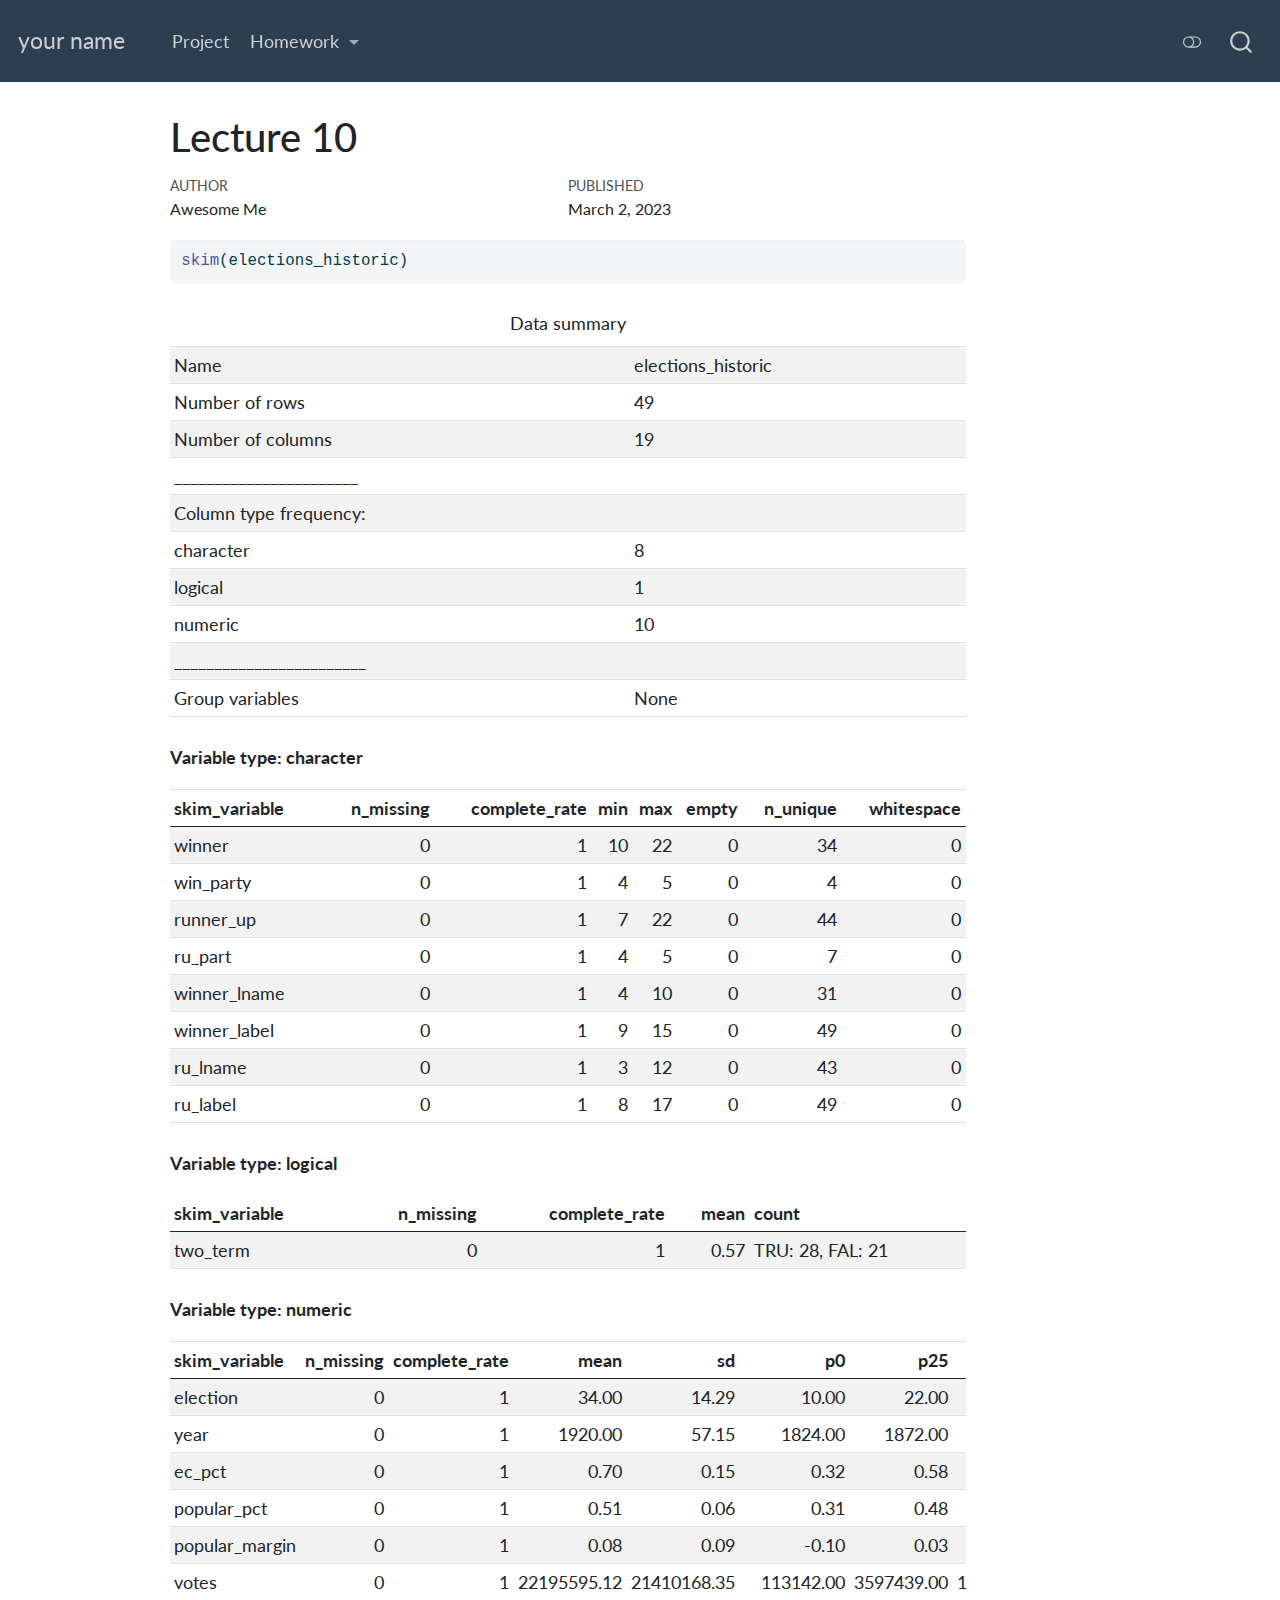
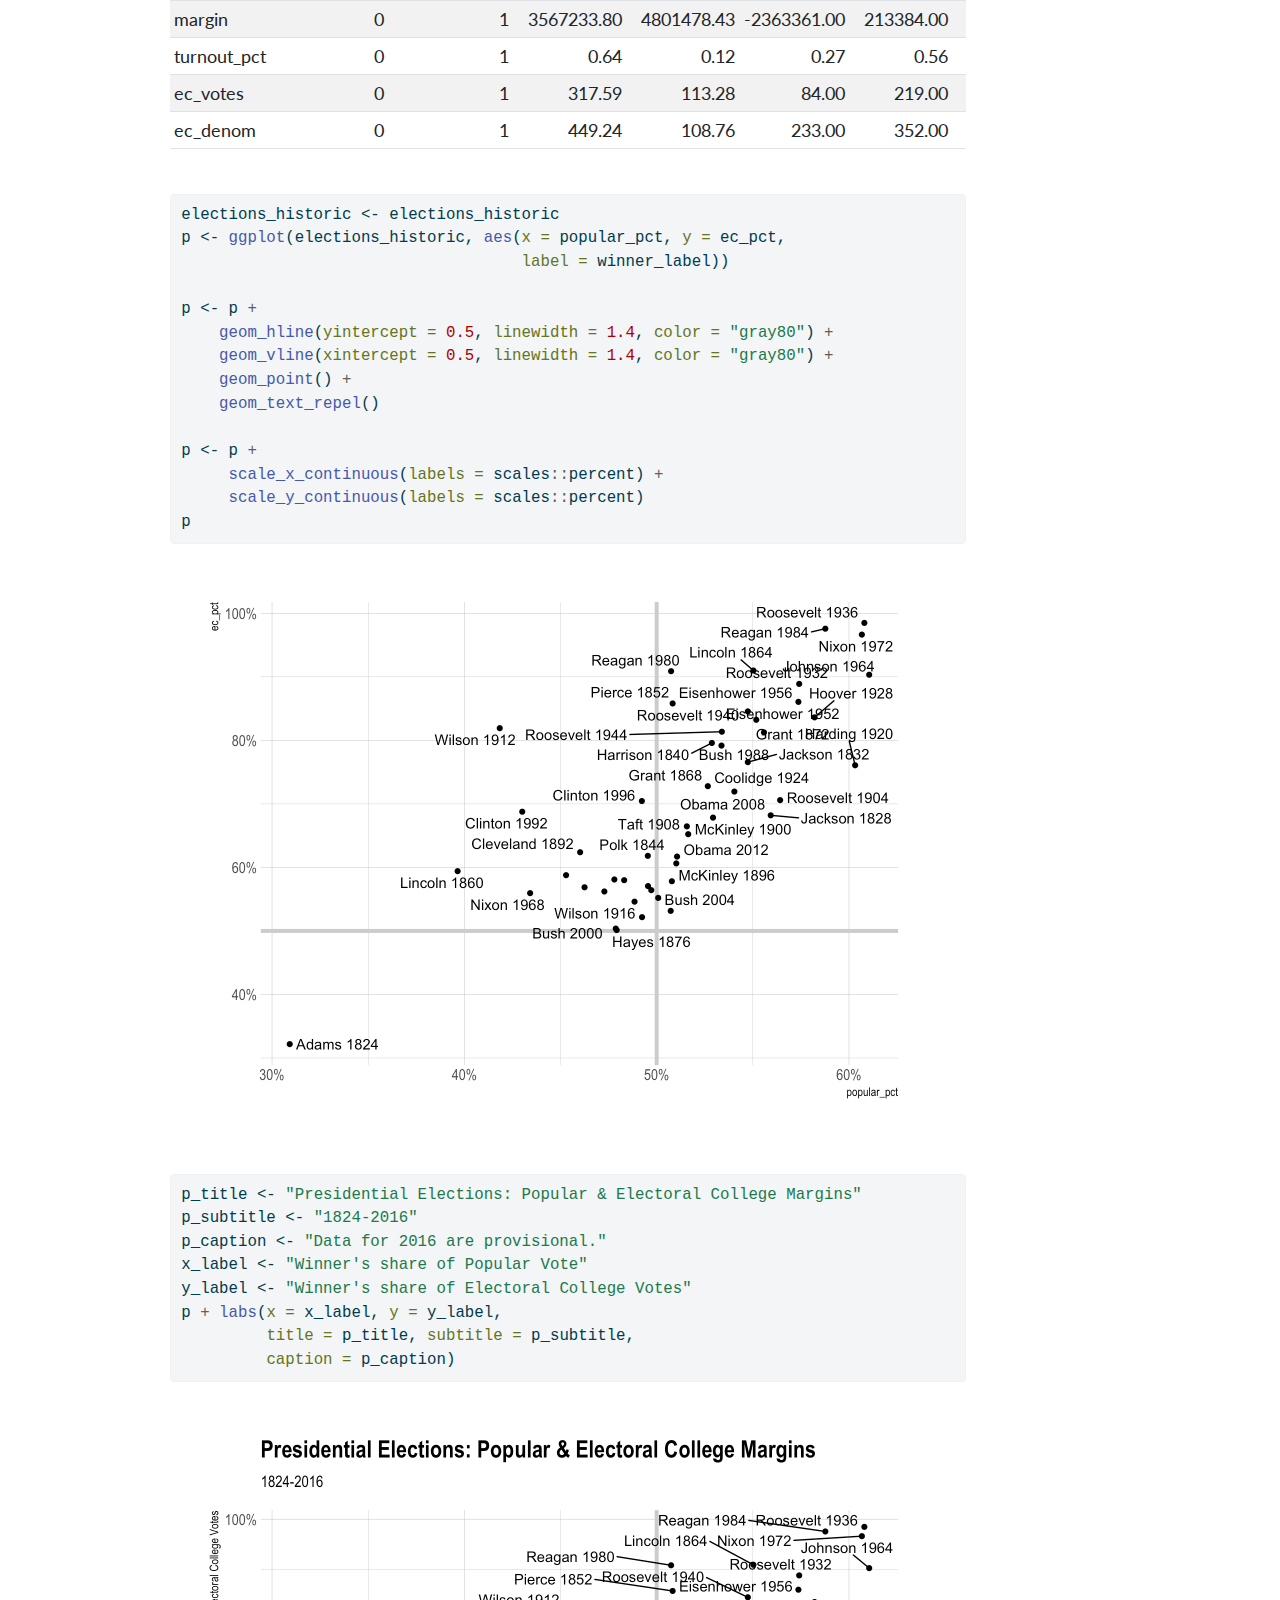
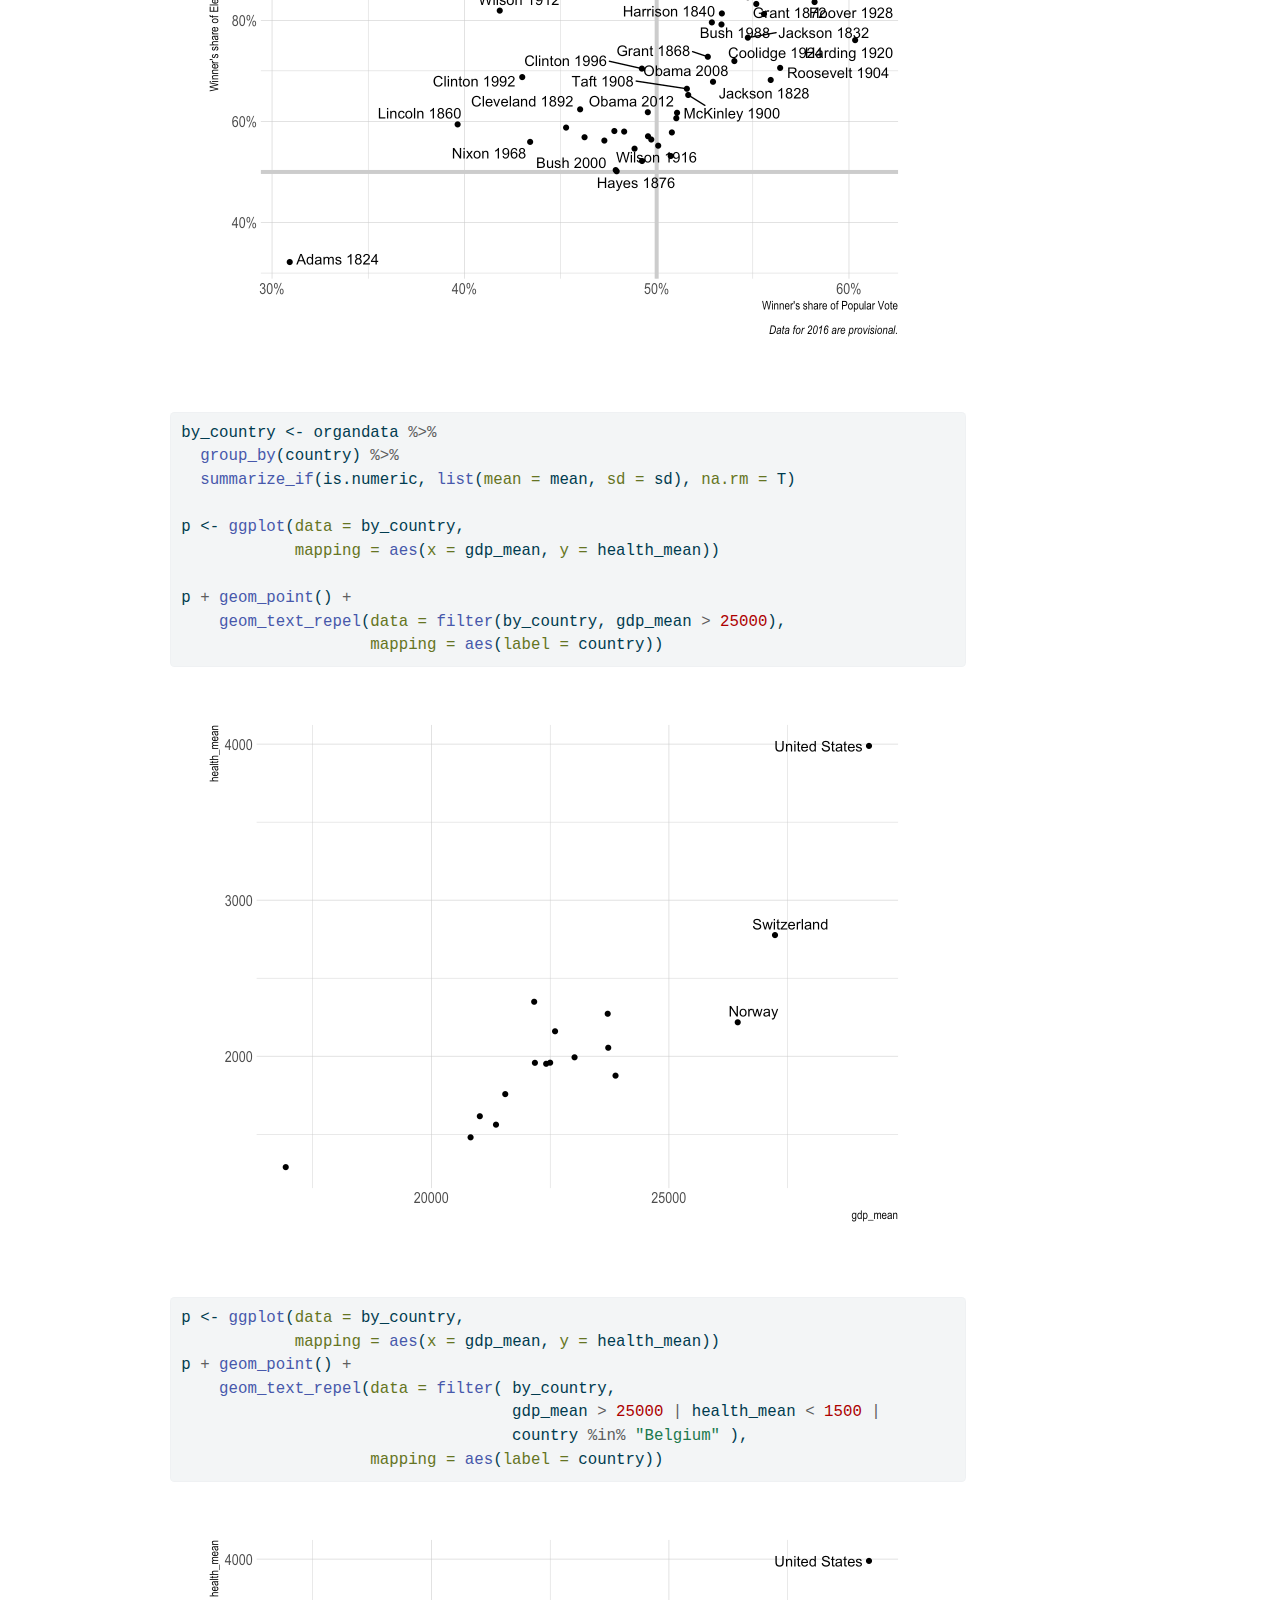
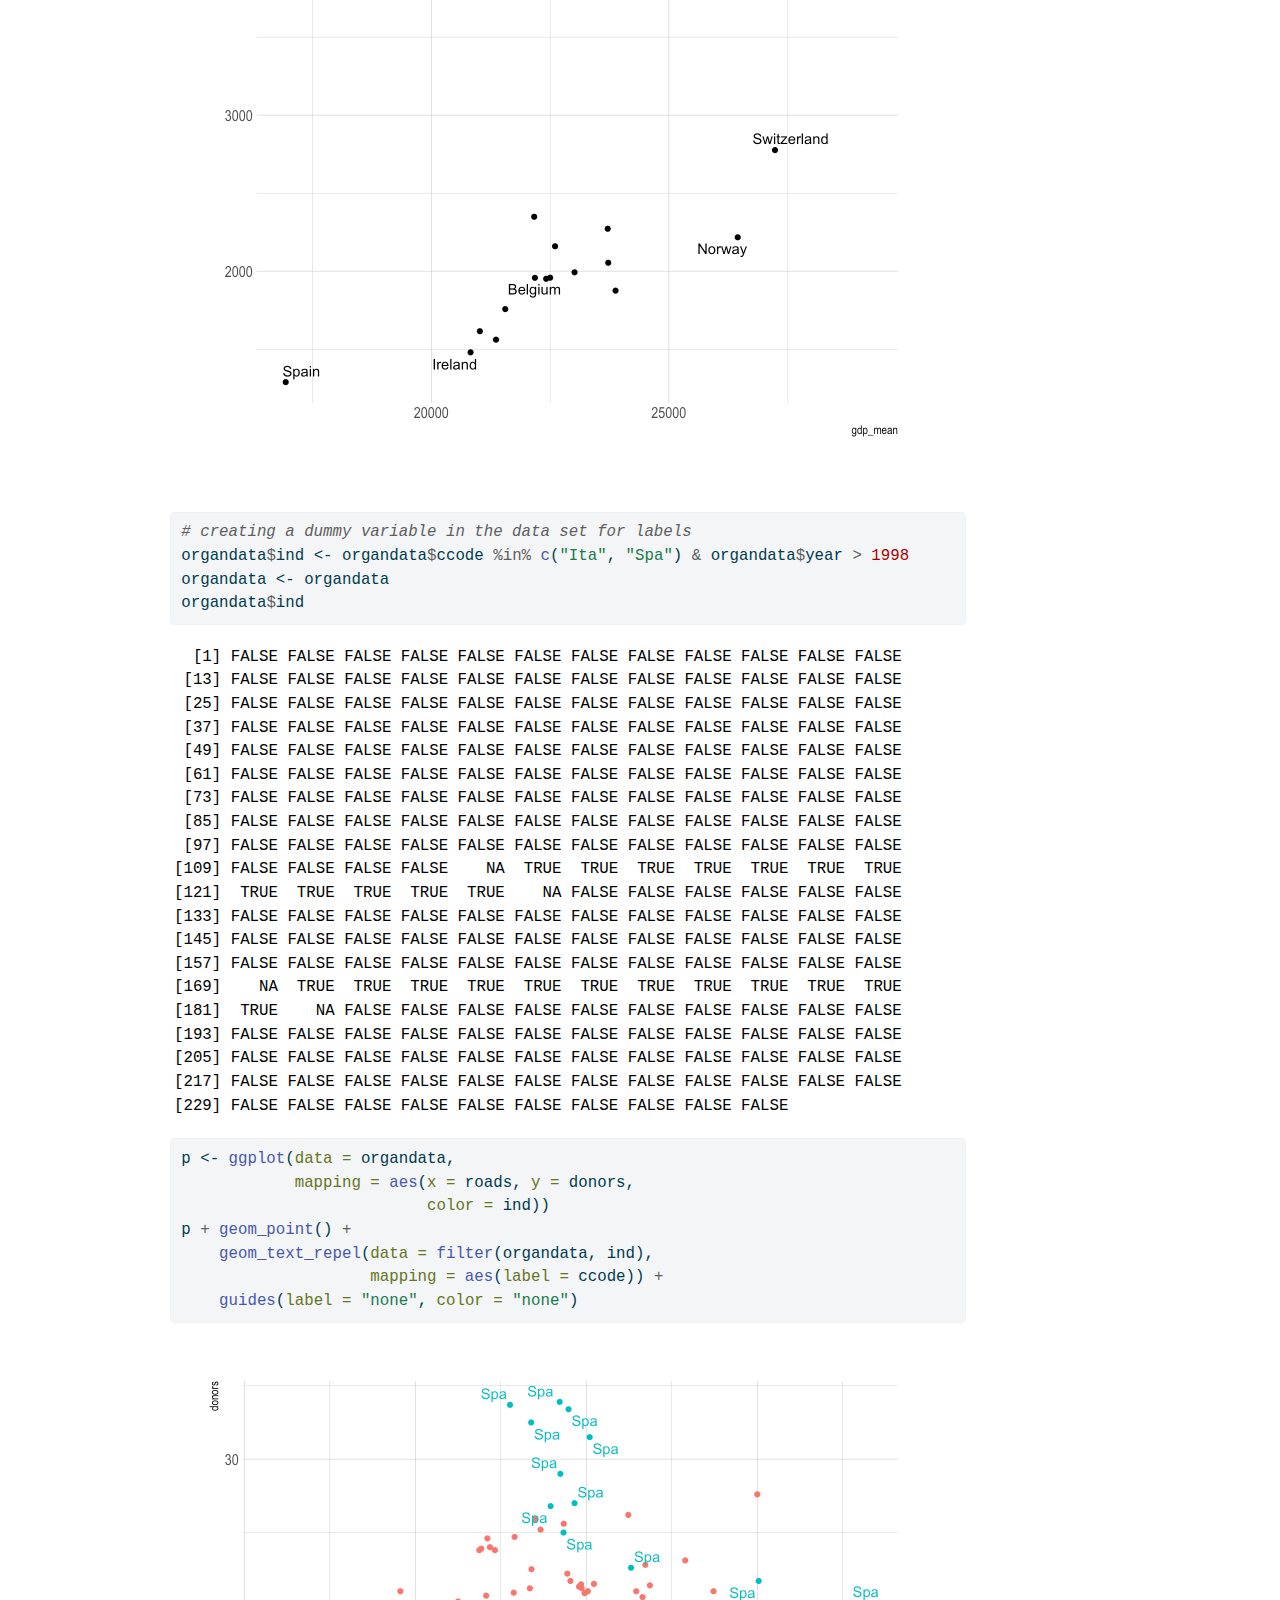
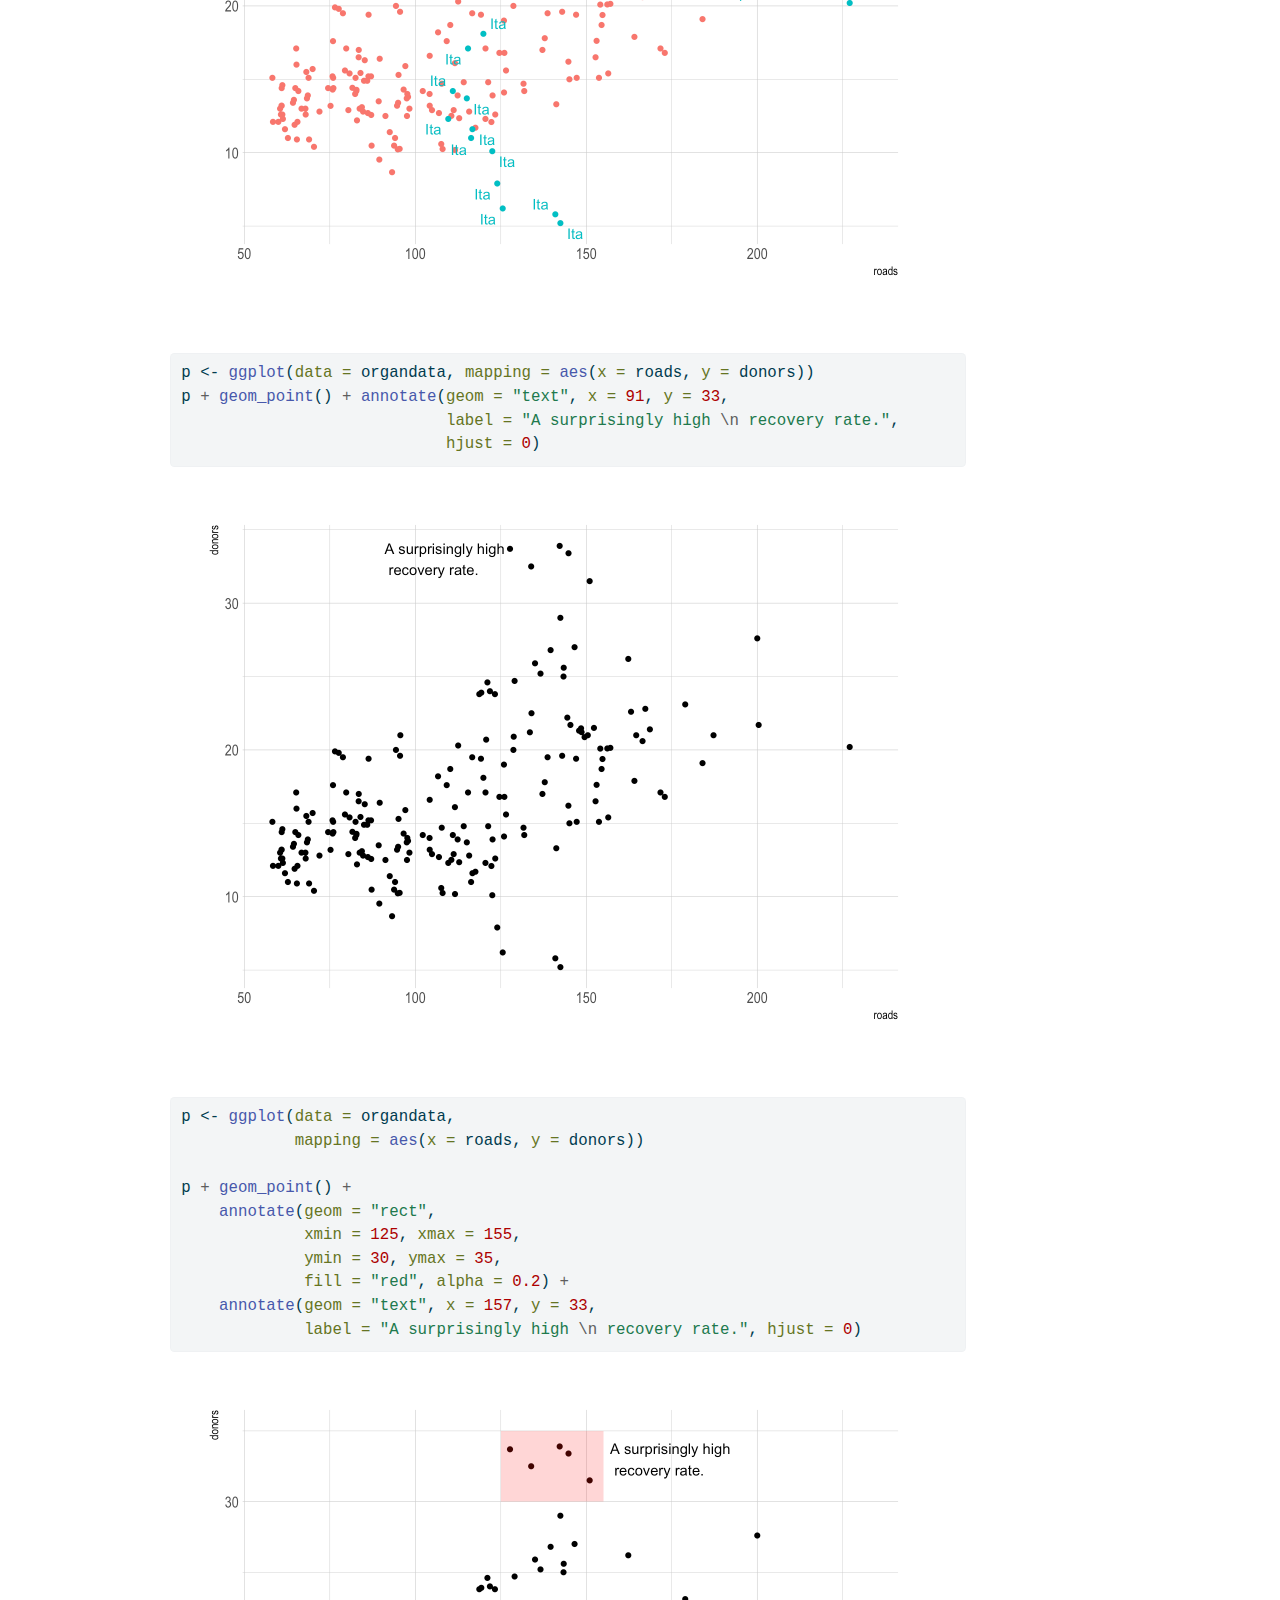
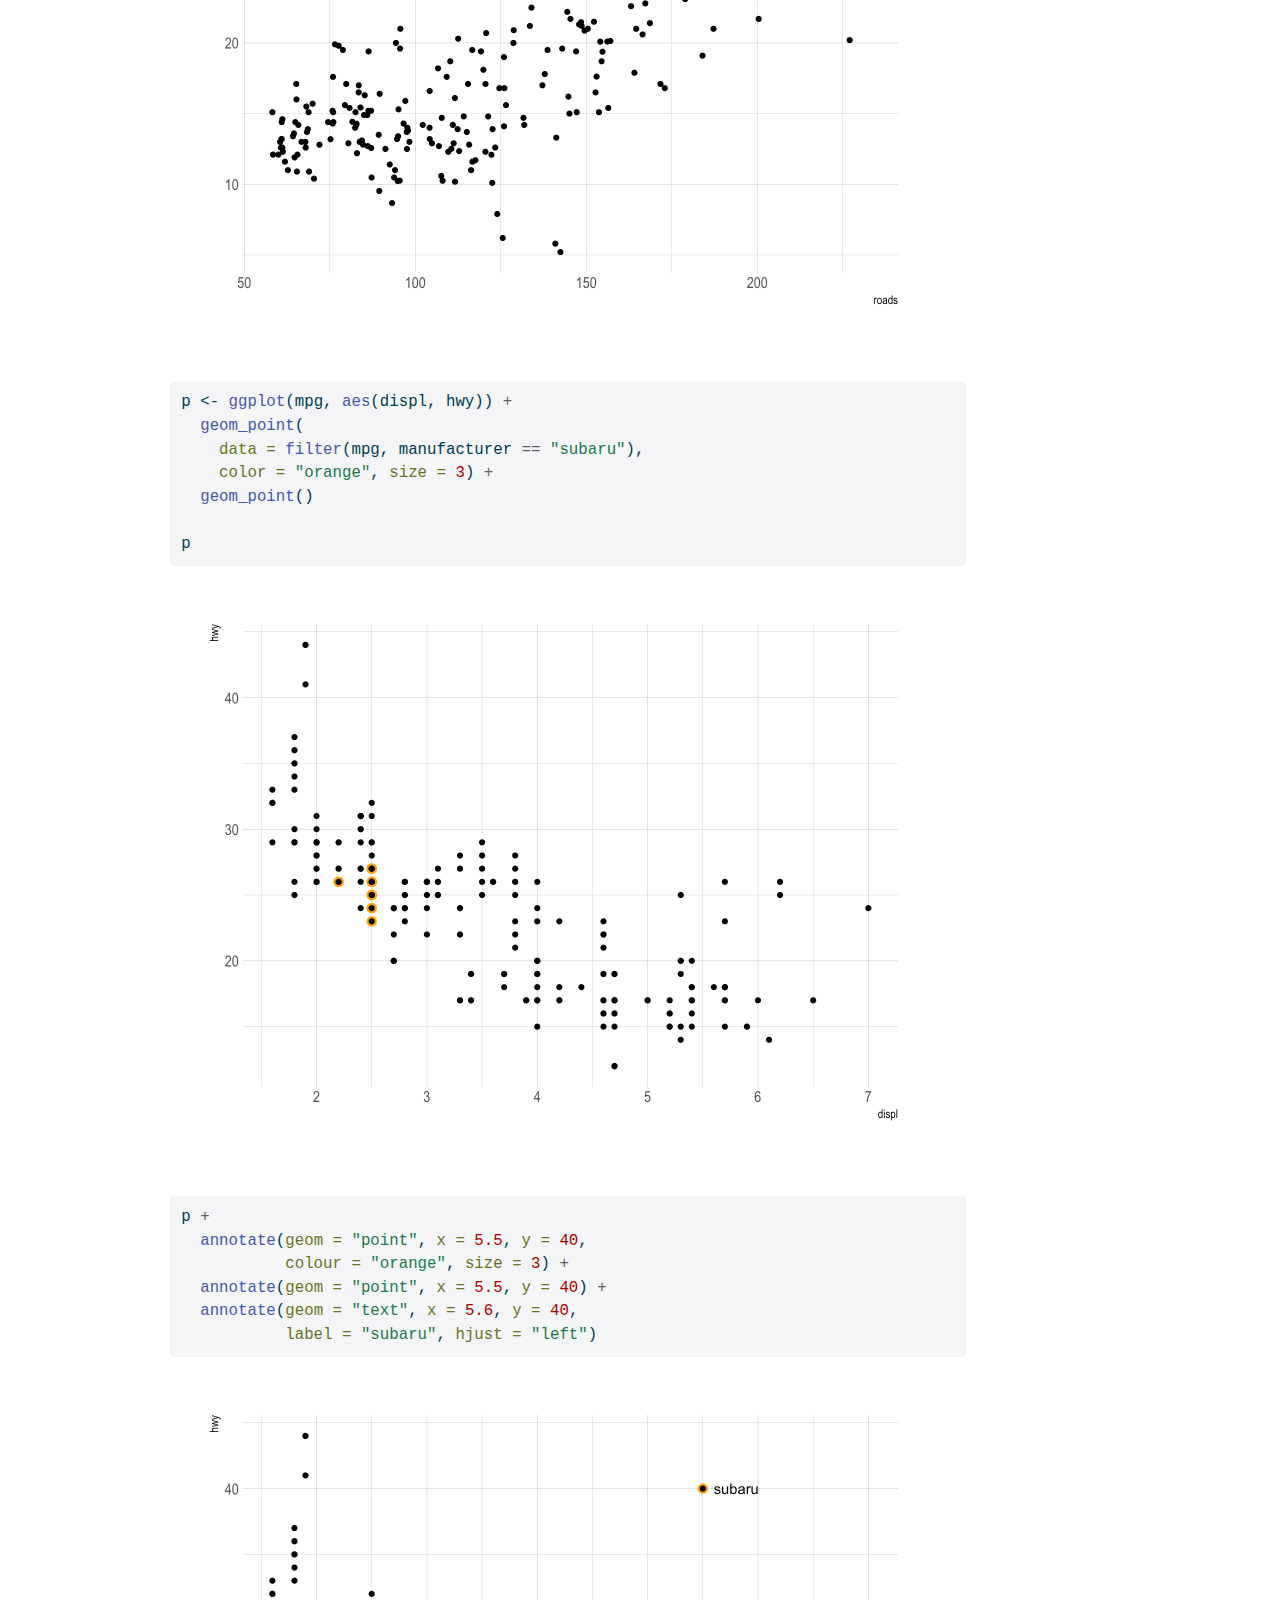
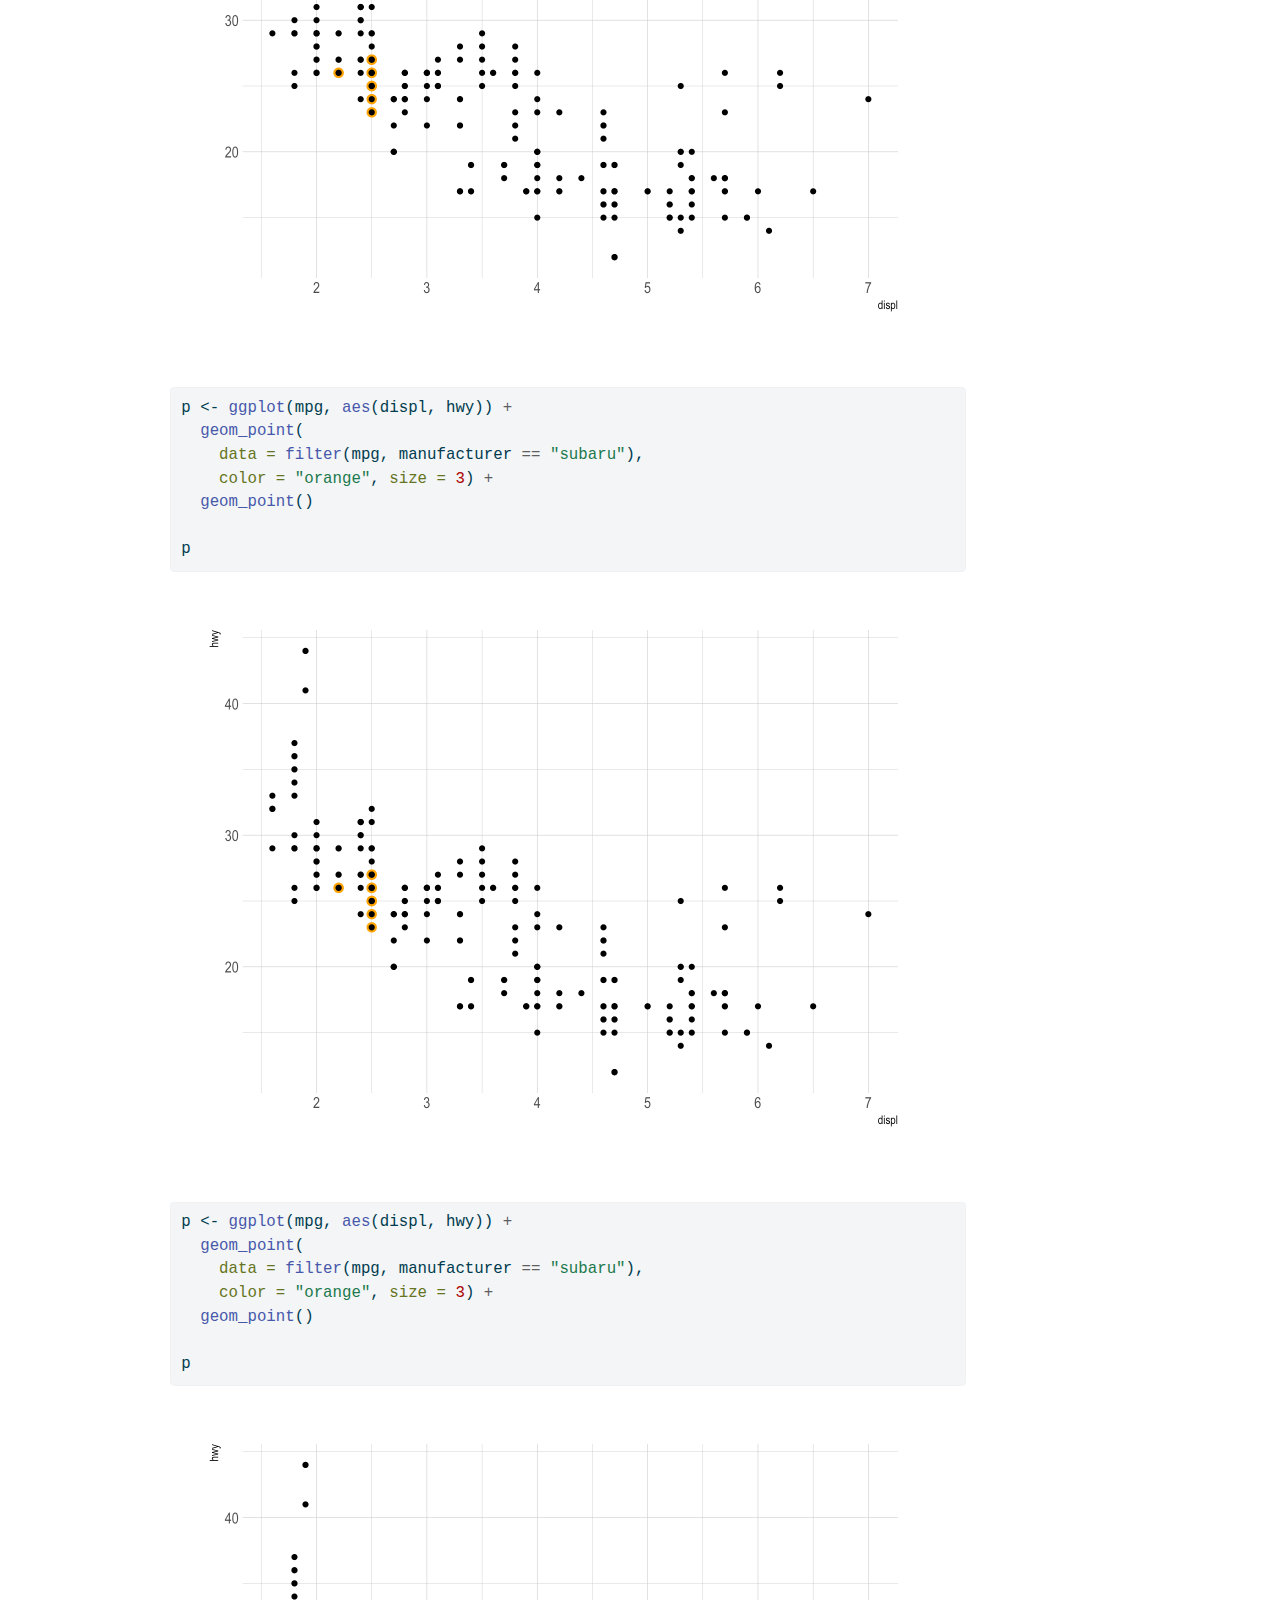
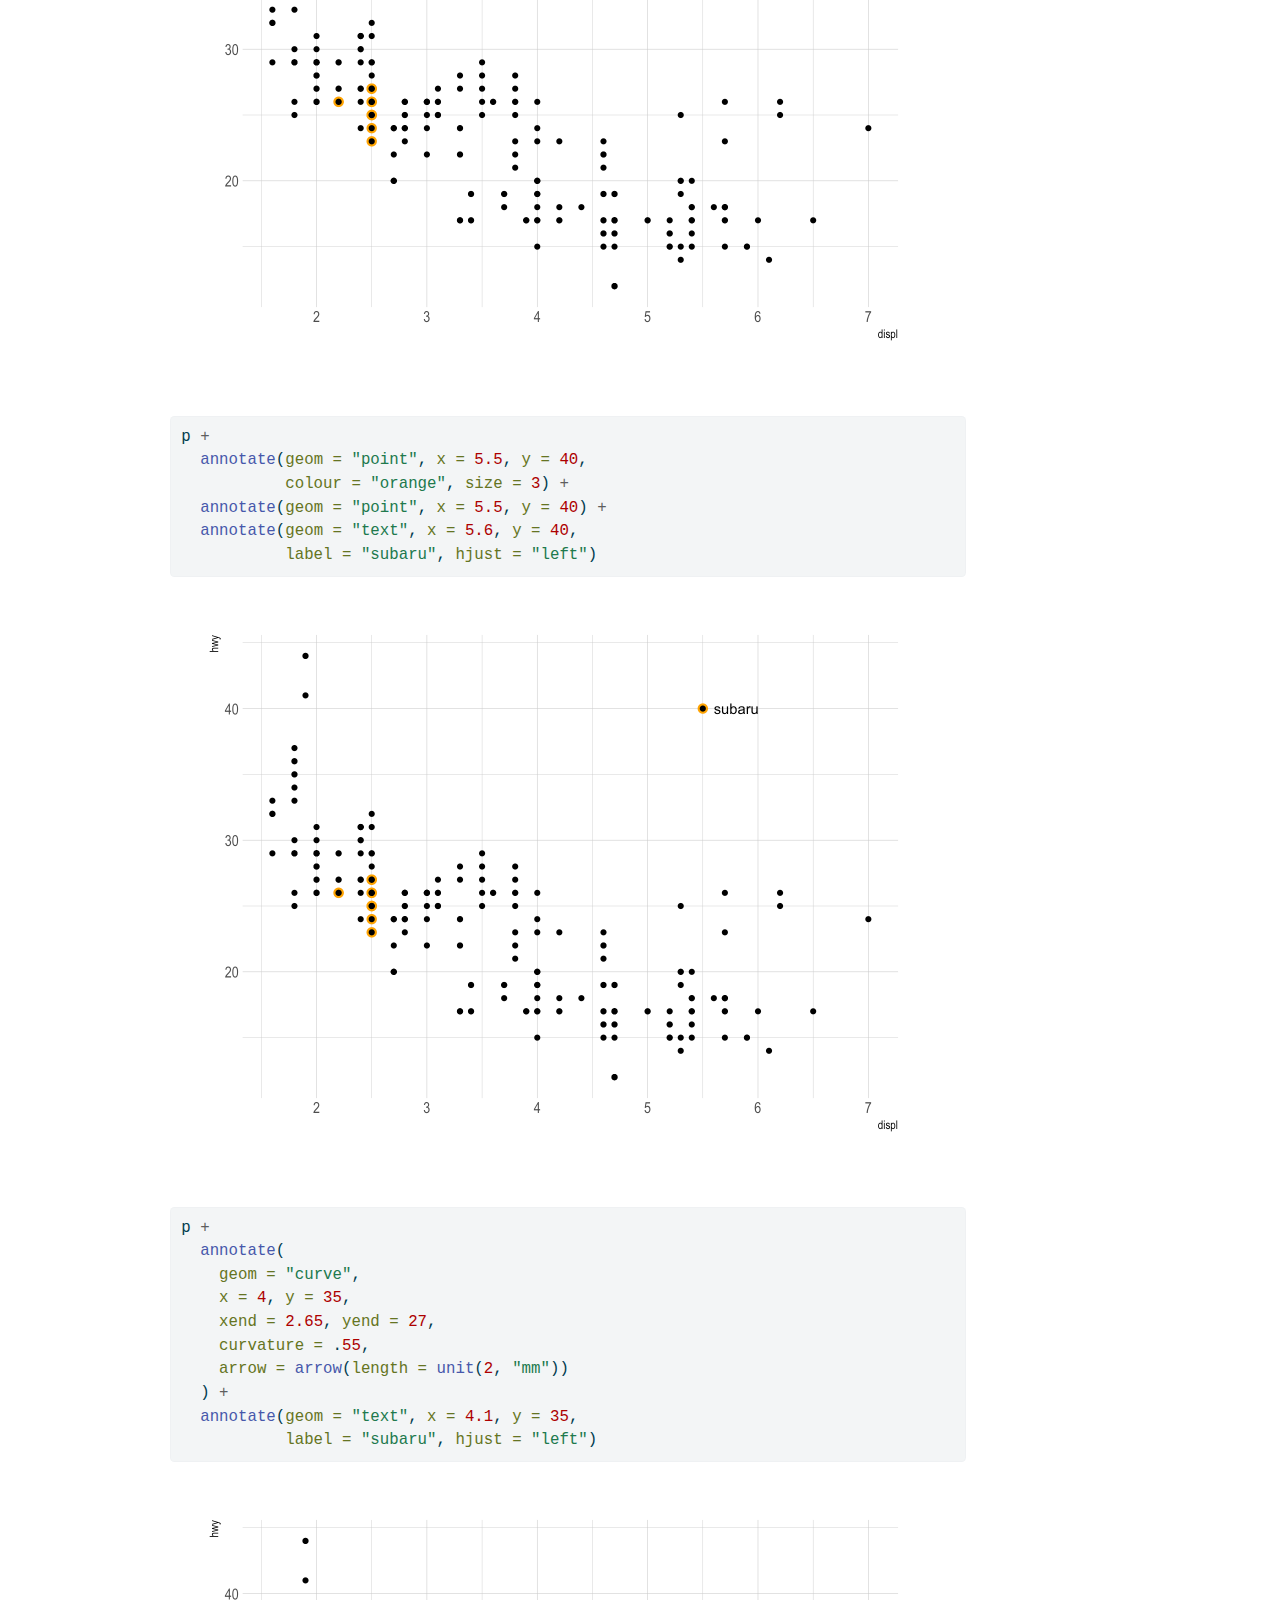
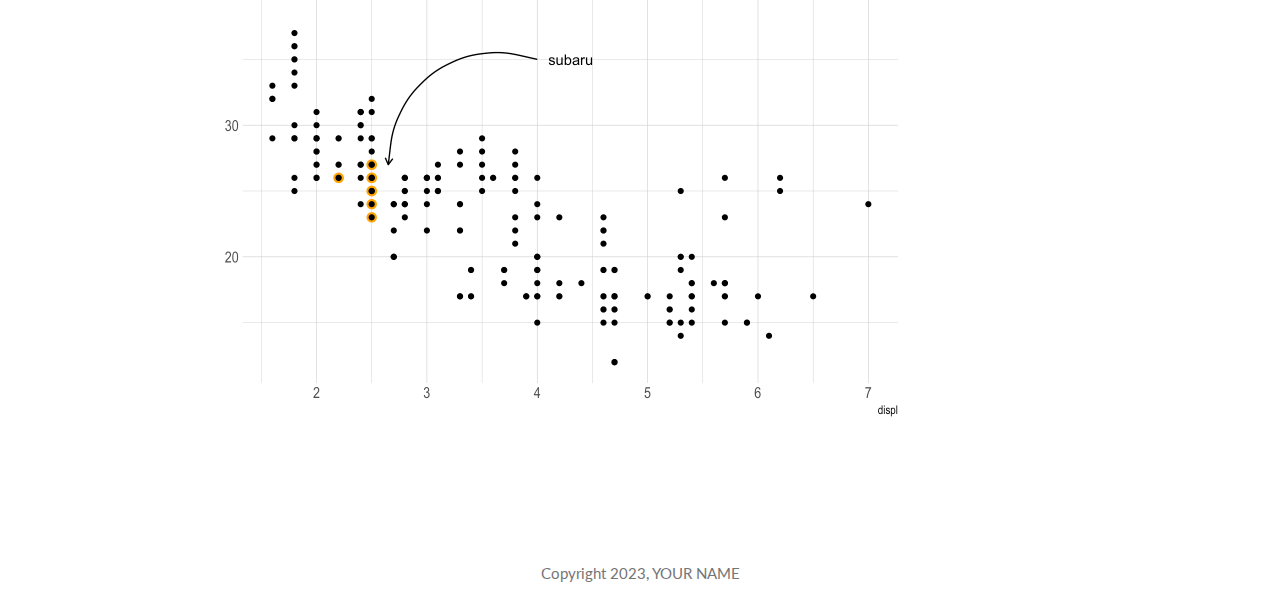
<file: docs/danl310-2023-02-23.html>
<!DOCTYPE html>
<html xmlns="http://www.w3.org/1999/xhtml" lang="en" xml:lang="en"><head>

<meta charset="utf-8">
<meta name="generator" content="quarto-1.2.335">

<meta name="viewport" content="width=device-width, initial-scale=1.0, user-scalable=yes">

<meta name="author" content="Awesome Me">
<meta name="dcterms.date" content="2023-03-02">

<title>your name - Lecture 10</title>
<style>
code{white-space: pre-wrap;}
span.smallcaps{font-variant: small-caps;}
div.columns{display: flex; gap: min(4vw, 1.5em);}
div.column{flex: auto; overflow-x: auto;}
div.hanging-indent{margin-left: 1.5em; text-indent: -1.5em;}
ul.task-list{list-style: none;}
ul.task-list li input[type="checkbox"] {
  width: 0.8em;
  margin: 0 0.8em 0.2em -1.6em;
  vertical-align: middle;
}
pre > code.sourceCode { white-space: pre; position: relative; }
pre > code.sourceCode > span { display: inline-block; line-height: 1.25; }
pre > code.sourceCode > span:empty { height: 1.2em; }
.sourceCode { overflow: visible; }
code.sourceCode > span { color: inherit; text-decoration: inherit; }
div.sourceCode { margin: 1em 0; }
pre.sourceCode { margin: 0; }
@media screen {
div.sourceCode { overflow: auto; }
}
@media print {
pre > code.sourceCode { white-space: pre-wrap; }
pre > code.sourceCode > span { text-indent: -5em; padding-left: 5em; }
}
pre.numberSource code
  { counter-reset: source-line 0; }
pre.numberSource code > span
  { position: relative; left: -4em; counter-increment: source-line; }
pre.numberSource code > span > a:first-child::before
  { content: counter(source-line);
    position: relative; left: -1em; text-align: right; vertical-align: baseline;
    border: none; display: inline-block;
    -webkit-touch-callout: none; -webkit-user-select: none;
    -khtml-user-select: none; -moz-user-select: none;
    -ms-user-select: none; user-select: none;
    padding: 0 4px; width: 4em;
    color: #aaaaaa;
  }
pre.numberSource { margin-left: 3em; border-left: 1px solid #aaaaaa;  padding-left: 4px; }
div.sourceCode
  {   }
@media screen {
pre > code.sourceCode > span > a:first-child::before { text-decoration: underline; }
}
code span.al { color: #ff0000; font-weight: bold; } /* Alert */
code span.an { color: #60a0b0; font-weight: bold; font-style: italic; } /* Annotation */
code span.at { color: #7d9029; } /* Attribute */
code span.bn { color: #40a070; } /* BaseN */
code span.bu { color: #008000; } /* BuiltIn */
code span.cf { color: #007020; font-weight: bold; } /* ControlFlow */
code span.ch { color: #4070a0; } /* Char */
code span.cn { color: #880000; } /* Constant */
code span.co { color: #60a0b0; font-style: italic; } /* Comment */
code span.cv { color: #60a0b0; font-weight: bold; font-style: italic; } /* CommentVar */
code span.do { color: #ba2121; font-style: italic; } /* Documentation */
code span.dt { color: #902000; } /* DataType */
code span.dv { color: #40a070; } /* DecVal */
code span.er { color: #ff0000; font-weight: bold; } /* Error */
code span.ex { } /* Extension */
code span.fl { color: #40a070; } /* Float */
code span.fu { color: #06287e; } /* Function */
code span.im { color: #008000; font-weight: bold; } /* Import */
code span.in { color: #60a0b0; font-weight: bold; font-style: italic; } /* Information */
code span.kw { color: #007020; font-weight: bold; } /* Keyword */
code span.op { color: #666666; } /* Operator */
code span.ot { color: #007020; } /* Other */
code span.pp { color: #bc7a00; } /* Preprocessor */
code span.sc { color: #4070a0; } /* SpecialChar */
code span.ss { color: #bb6688; } /* SpecialString */
code span.st { color: #4070a0; } /* String */
code span.va { color: #19177c; } /* Variable */
code span.vs { color: #4070a0; } /* VerbatimString */
code span.wa { color: #60a0b0; font-weight: bold; font-style: italic; } /* Warning */
</style>


<script src="site_libs/quarto-nav/quarto-nav.js"></script>
<script src="site_libs/clipboard/clipboard.min.js"></script>
<script src="site_libs/quarto-search/autocomplete.umd.js"></script>
<script src="site_libs/quarto-search/fuse.min.js"></script>
<script src="site_libs/quarto-search/quarto-search.js"></script>
<meta name="quarto:offset" content="./">
<script src="site_libs/quarto-html/quarto.js"></script>
<script src="site_libs/quarto-html/popper.min.js"></script>
<script src="site_libs/quarto-html/tippy.umd.min.js"></script>
<script src="site_libs/quarto-html/anchor.min.js"></script>
<link href="site_libs/quarto-html/tippy.css" rel="stylesheet">
<link href="site_libs/quarto-html/quarto-syntax-highlighting.css" rel="stylesheet" class="quarto-color-scheme" id="quarto-text-highlighting-styles">
<link href="site_libs/quarto-html/quarto-syntax-highlighting-dark.css" rel="prefetch" class="quarto-color-scheme quarto-color-alternate" id="quarto-text-highlighting-styles">
<script src="site_libs/bootstrap/bootstrap.min.js"></script>
<link href="site_libs/bootstrap/bootstrap-icons.css" rel="stylesheet">
<link href="site_libs/bootstrap/bootstrap.min.css" rel="stylesheet" class="quarto-color-scheme" id="quarto-bootstrap" data-mode="light">
<link href="site_libs/bootstrap/bootstrap-dark.min.css" rel="prefetch" class="quarto-color-scheme quarto-color-alternate" id="quarto-bootstrap" data-mode="dark">
<script id="quarto-search-options" type="application/json">{
  "location": "navbar",
  "copy-button": false,
  "collapse-after": 3,
  "panel-placement": "end",
  "type": "overlay",
  "limit": 20,
  "language": {
    "search-no-results-text": "No results",
    "search-matching-documents-text": "matching documents",
    "search-copy-link-title": "Copy link to search",
    "search-hide-matches-text": "Hide additional matches",
    "search-more-match-text": "more match in this document",
    "search-more-matches-text": "more matches in this document",
    "search-clear-button-title": "Clear",
    "search-detached-cancel-button-title": "Cancel",
    "search-submit-button-title": "Submit"
  }
}</script>


</head>

<body class="nav-fixed">

<div id="quarto-search-results"></div>
  <header id="quarto-header" class="headroom fixed-top">
    <nav class="navbar navbar-expand-lg navbar-dark ">
      <div class="navbar-container container-fluid">
      <div class="navbar-brand-container">
    <a class="navbar-brand" href="./index.html">
    <span class="navbar-title">your name</span>
    </a>
  </div>
          <button class="navbar-toggler" type="button" data-bs-toggle="collapse" data-bs-target="#navbarCollapse" aria-controls="navbarCollapse" aria-expanded="false" aria-label="Toggle navigation" onclick="if (window.quartoToggleHeadroom) { window.quartoToggleHeadroom(); }">
  <span class="navbar-toggler-icon"></span>
</button>
          <div class="collapse navbar-collapse" id="navbarCollapse">
            <ul class="navbar-nav navbar-nav-scroll me-auto">
  <li class="nav-item">
    <a class="nav-link" href="./teamproj0.html">
 <span class="menu-text">Project</span></a>
  </li>  
  <li class="nav-item dropdown ">
    <a class="nav-link dropdown-toggle" href="#" id="nav-menu-homework" role="button" data-bs-toggle="dropdown" aria-expanded="false">
 <span class="menu-text">Homework</span>
    </a>
    <ul class="dropdown-menu" aria-labelledby="nav-menu-homework">    
        <li>
    <a class="dropdown-item" href="./hw0.html">
 <span class="dropdown-text">hw0</span></a>
  </li>  
    </ul>
  </li>
</ul>
              <div class="quarto-toggle-container">
                  <a href="" class="quarto-color-scheme-toggle nav-link" onclick="window.quartoToggleColorScheme(); return false;" title="Toggle dark mode"><i class="bi"></i></a>
              </div>
              <div id="quarto-search" class="" title="Search"></div>
          </div> <!-- /navcollapse -->
      </div> <!-- /container-fluid -->
    </nav>
</header>
<!-- content -->
<div id="quarto-content" class="quarto-container page-columns page-rows-contents page-layout-article page-navbar">
<!-- sidebar -->
<!-- margin-sidebar -->
    <div id="quarto-margin-sidebar" class="sidebar margin-sidebar">
        
    </div>
<!-- main -->
<main class="content" id="quarto-document-content">

<header id="title-block-header" class="quarto-title-block default">
<div class="quarto-title">
<h1 class="title">Lecture 10</h1>
</div>



<div class="quarto-title-meta">

    <div>
    <div class="quarto-title-meta-heading">Author</div>
    <div class="quarto-title-meta-contents">
             <p>Awesome Me </p>
          </div>
  </div>
    
    <div>
    <div class="quarto-title-meta-heading">Published</div>
    <div class="quarto-title-meta-contents">
      <p class="date">March 2, 2023</p>
    </div>
  </div>
  
    
  </div>
  

</header>

<div class="cell">
<div class="sourceCode cell-code" id="cb1"><pre class="sourceCode r code-with-copy"><code class="sourceCode r"><span id="cb1-1"><a href="#cb1-1" aria-hidden="true" tabindex="-1"></a><span class="fu">skim</span>(elections_historic)</span></code><button title="Copy to Clipboard" class="code-copy-button"><i class="bi"></i></button></pre></div>
<div class="cell-output-display">
<table class="table table-sm table-striped">
<caption>Data summary</caption>
<tbody>
<tr class="odd">
<td style="text-align: left;">Name</td>
<td style="text-align: left;">elections_historic</td>
</tr>
<tr class="even">
<td style="text-align: left;">Number of rows</td>
<td style="text-align: left;">49</td>
</tr>
<tr class="odd">
<td style="text-align: left;">Number of columns</td>
<td style="text-align: left;">19</td>
</tr>
<tr class="even">
<td style="text-align: left;">_______________________</td>
<td style="text-align: left;"></td>
</tr>
<tr class="odd">
<td style="text-align: left;">Column type frequency:</td>
<td style="text-align: left;"></td>
</tr>
<tr class="even">
<td style="text-align: left;">character</td>
<td style="text-align: left;">8</td>
</tr>
<tr class="odd">
<td style="text-align: left;">logical</td>
<td style="text-align: left;">1</td>
</tr>
<tr class="even">
<td style="text-align: left;">numeric</td>
<td style="text-align: left;">10</td>
</tr>
<tr class="odd">
<td style="text-align: left;">________________________</td>
<td style="text-align: left;"></td>
</tr>
<tr class="even">
<td style="text-align: left;">Group variables</td>
<td style="text-align: left;">None</td>
</tr>
</tbody>
</table>
<p><strong>Variable type: character</strong></p>
<table class="table table-sm table-striped">
<colgroup>
<col style="width: 19%">
<col style="width: 13%">
<col style="width: 19%">
<col style="width: 5%">
<col style="width: 5%">
<col style="width: 8%">
<col style="width: 12%">
<col style="width: 15%">
</colgroup>
<thead>
<tr class="header">
<th style="text-align: left;">skim_variable</th>
<th style="text-align: right;">n_missing</th>
<th style="text-align: right;">complete_rate</th>
<th style="text-align: right;">min</th>
<th style="text-align: right;">max</th>
<th style="text-align: right;">empty</th>
<th style="text-align: right;">n_unique</th>
<th style="text-align: right;">whitespace</th>
</tr>
</thead>
<tbody>
<tr class="odd">
<td style="text-align: left;">winner</td>
<td style="text-align: right;">0</td>
<td style="text-align: right;">1</td>
<td style="text-align: right;">10</td>
<td style="text-align: right;">22</td>
<td style="text-align: right;">0</td>
<td style="text-align: right;">34</td>
<td style="text-align: right;">0</td>
</tr>
<tr class="even">
<td style="text-align: left;">win_party</td>
<td style="text-align: right;">0</td>
<td style="text-align: right;">1</td>
<td style="text-align: right;">4</td>
<td style="text-align: right;">5</td>
<td style="text-align: right;">0</td>
<td style="text-align: right;">4</td>
<td style="text-align: right;">0</td>
</tr>
<tr class="odd">
<td style="text-align: left;">runner_up</td>
<td style="text-align: right;">0</td>
<td style="text-align: right;">1</td>
<td style="text-align: right;">7</td>
<td style="text-align: right;">22</td>
<td style="text-align: right;">0</td>
<td style="text-align: right;">44</td>
<td style="text-align: right;">0</td>
</tr>
<tr class="even">
<td style="text-align: left;">ru_part</td>
<td style="text-align: right;">0</td>
<td style="text-align: right;">1</td>
<td style="text-align: right;">4</td>
<td style="text-align: right;">5</td>
<td style="text-align: right;">0</td>
<td style="text-align: right;">7</td>
<td style="text-align: right;">0</td>
</tr>
<tr class="odd">
<td style="text-align: left;">winner_lname</td>
<td style="text-align: right;">0</td>
<td style="text-align: right;">1</td>
<td style="text-align: right;">4</td>
<td style="text-align: right;">10</td>
<td style="text-align: right;">0</td>
<td style="text-align: right;">31</td>
<td style="text-align: right;">0</td>
</tr>
<tr class="even">
<td style="text-align: left;">winner_label</td>
<td style="text-align: right;">0</td>
<td style="text-align: right;">1</td>
<td style="text-align: right;">9</td>
<td style="text-align: right;">15</td>
<td style="text-align: right;">0</td>
<td style="text-align: right;">49</td>
<td style="text-align: right;">0</td>
</tr>
<tr class="odd">
<td style="text-align: left;">ru_lname</td>
<td style="text-align: right;">0</td>
<td style="text-align: right;">1</td>
<td style="text-align: right;">3</td>
<td style="text-align: right;">12</td>
<td style="text-align: right;">0</td>
<td style="text-align: right;">43</td>
<td style="text-align: right;">0</td>
</tr>
<tr class="even">
<td style="text-align: left;">ru_label</td>
<td style="text-align: right;">0</td>
<td style="text-align: right;">1</td>
<td style="text-align: right;">8</td>
<td style="text-align: right;">17</td>
<td style="text-align: right;">0</td>
<td style="text-align: right;">49</td>
<td style="text-align: right;">0</td>
</tr>
</tbody>
</table>
<p><strong>Variable type: logical</strong></p>
<table class="table table-sm table-striped">
<thead>
<tr class="header">
<th style="text-align: left;">skim_variable</th>
<th style="text-align: right;">n_missing</th>
<th style="text-align: right;">complete_rate</th>
<th style="text-align: right;">mean</th>
<th style="text-align: left;">count</th>
</tr>
</thead>
<tbody>
<tr class="odd">
<td style="text-align: left;">two_term</td>
<td style="text-align: right;">0</td>
<td style="text-align: right;">1</td>
<td style="text-align: right;">0.57</td>
<td style="text-align: left;">TRU: 28, FAL: 21</td>
</tr>
</tbody>
</table>
<p><strong>Variable type: numeric</strong></p>
<table class="table table-sm table-striped">
<colgroup>
<col style="width: 11%">
<col style="width: 7%">
<col style="width: 10%">
<col style="width: 9%">
<col style="width: 9%">
<col style="width: 9%">
<col style="width: 8%">
<col style="width: 9%">
<col style="width: 9%">
<col style="width: 9%">
<col style="width: 4%">
</colgroup>
<thead>
<tr class="header">
<th style="text-align: left;">skim_variable</th>
<th style="text-align: right;">n_missing</th>
<th style="text-align: right;">complete_rate</th>
<th style="text-align: right;">mean</th>
<th style="text-align: right;">sd</th>
<th style="text-align: right;">p0</th>
<th style="text-align: right;">p25</th>
<th style="text-align: right;">p50</th>
<th style="text-align: right;">p75</th>
<th style="text-align: right;">p100</th>
<th style="text-align: left;">hist</th>
</tr>
</thead>
<tbody>
<tr class="odd">
<td style="text-align: left;">election</td>
<td style="text-align: right;">0</td>
<td style="text-align: right;">1</td>
<td style="text-align: right;">34.00</td>
<td style="text-align: right;">14.29</td>
<td style="text-align: right;">10.00</td>
<td style="text-align: right;">22.00</td>
<td style="text-align: right;">34.00</td>
<td style="text-align: right;">46.00</td>
<td style="text-align: right;">58.00</td>
<td style="text-align: left;">▇▇▇▇▇</td>
</tr>
<tr class="even">
<td style="text-align: left;">year</td>
<td style="text-align: right;">0</td>
<td style="text-align: right;">1</td>
<td style="text-align: right;">1920.00</td>
<td style="text-align: right;">57.15</td>
<td style="text-align: right;">1824.00</td>
<td style="text-align: right;">1872.00</td>
<td style="text-align: right;">1920.00</td>
<td style="text-align: right;">1968.00</td>
<td style="text-align: right;">2016.00</td>
<td style="text-align: left;">▇▇▇▇▇</td>
</tr>
<tr class="odd">
<td style="text-align: left;">ec_pct</td>
<td style="text-align: right;">0</td>
<td style="text-align: right;">1</td>
<td style="text-align: right;">0.70</td>
<td style="text-align: right;">0.15</td>
<td style="text-align: right;">0.32</td>
<td style="text-align: right;">0.58</td>
<td style="text-align: right;">0.68</td>
<td style="text-align: right;">0.82</td>
<td style="text-align: right;">0.98</td>
<td style="text-align: left;">▁▇▇▆▅</td>
</tr>
<tr class="even">
<td style="text-align: left;">popular_pct</td>
<td style="text-align: right;">0</td>
<td style="text-align: right;">1</td>
<td style="text-align: right;">0.51</td>
<td style="text-align: right;">0.06</td>
<td style="text-align: right;">0.31</td>
<td style="text-align: right;">0.48</td>
<td style="text-align: right;">0.51</td>
<td style="text-align: right;">0.55</td>
<td style="text-align: right;">0.61</td>
<td style="text-align: left;">▁▁▃▇▅</td>
</tr>
<tr class="odd">
<td style="text-align: left;">popular_margin</td>
<td style="text-align: right;">0</td>
<td style="text-align: right;">1</td>
<td style="text-align: right;">0.08</td>
<td style="text-align: right;">0.09</td>
<td style="text-align: right;">-0.10</td>
<td style="text-align: right;">0.03</td>
<td style="text-align: right;">0.07</td>
<td style="text-align: right;">0.14</td>
<td style="text-align: right;">0.26</td>
<td style="text-align: left;">▁▅▇▅▂</td>
</tr>
<tr class="even">
<td style="text-align: left;">votes</td>
<td style="text-align: right;">0</td>
<td style="text-align: right;">1</td>
<td style="text-align: right;">22195595.12</td>
<td style="text-align: right;">21410168.35</td>
<td style="text-align: right;">113142.00</td>
<td style="text-align: right;">3597439.00</td>
<td style="text-align: right;">15723789.00</td>
<td style="text-align: right;">40831881.00</td>
<td style="text-align: right;">69498516.00</td>
<td style="text-align: left;">▇▂▂▂▁</td>
</tr>
<tr class="odd">
<td style="text-align: left;">margin</td>
<td style="text-align: right;">0</td>
<td style="text-align: right;">1</td>
<td style="text-align: right;">3567233.80</td>
<td style="text-align: right;">4801478.43</td>
<td style="text-align: right;">-2363361.00</td>
<td style="text-align: right;">213384.00</td>
<td style="text-align: right;">857932.00</td>
<td style="text-align: right;">6700439.00</td>
<td style="text-align: right;">17995488.00</td>
<td style="text-align: left;">▇▂▃▁▁</td>
</tr>
<tr class="even">
<td style="text-align: left;">turnout_pct</td>
<td style="text-align: right;">0</td>
<td style="text-align: right;">1</td>
<td style="text-align: right;">0.64</td>
<td style="text-align: right;">0.12</td>
<td style="text-align: right;">0.27</td>
<td style="text-align: right;">0.56</td>
<td style="text-align: right;">0.62</td>
<td style="text-align: right;">0.74</td>
<td style="text-align: right;">0.83</td>
<td style="text-align: left;">▁▁▇▅▆</td>
</tr>
<tr class="odd">
<td style="text-align: left;">ec_votes</td>
<td style="text-align: right;">0</td>
<td style="text-align: right;">1</td>
<td style="text-align: right;">317.59</td>
<td style="text-align: right;">113.28</td>
<td style="text-align: right;">84.00</td>
<td style="text-align: right;">219.00</td>
<td style="text-align: right;">301.00</td>
<td style="text-align: right;">426.00</td>
<td style="text-align: right;">525.00</td>
<td style="text-align: left;">▂▆▇▅▅</td>
</tr>
<tr class="even">
<td style="text-align: left;">ec_denom</td>
<td style="text-align: right;">0</td>
<td style="text-align: right;">1</td>
<td style="text-align: right;">449.24</td>
<td style="text-align: right;">108.76</td>
<td style="text-align: right;">233.00</td>
<td style="text-align: right;">352.00</td>
<td style="text-align: right;">531.00</td>
<td style="text-align: right;">538.00</td>
<td style="text-align: right;">538.00</td>
<td style="text-align: left;">▂▁▁▁▇</td>
</tr>
</tbody>
</table>
</div>
<div class="sourceCode cell-code" id="cb2"><pre class="sourceCode r code-with-copy"><code class="sourceCode r"><span id="cb2-1"><a href="#cb2-1" aria-hidden="true" tabindex="-1"></a>elections_historic <span class="ot">&lt;-</span> elections_historic</span>
<span id="cb2-2"><a href="#cb2-2" aria-hidden="true" tabindex="-1"></a>p <span class="ot">&lt;-</span> <span class="fu">ggplot</span>(elections_historic, <span class="fu">aes</span>(<span class="at">x =</span> popular_pct, <span class="at">y =</span> ec_pct,</span>
<span id="cb2-3"><a href="#cb2-3" aria-hidden="true" tabindex="-1"></a>                                    <span class="at">label =</span> winner_label))</span>
<span id="cb2-4"><a href="#cb2-4" aria-hidden="true" tabindex="-1"></a></span>
<span id="cb2-5"><a href="#cb2-5" aria-hidden="true" tabindex="-1"></a>p <span class="ot">&lt;-</span> p <span class="sc">+</span> </span>
<span id="cb2-6"><a href="#cb2-6" aria-hidden="true" tabindex="-1"></a>    <span class="fu">geom_hline</span>(<span class="at">yintercept =</span> <span class="fl">0.5</span>, <span class="at">linewidth =</span> <span class="fl">1.4</span>, <span class="at">color =</span> <span class="st">"gray80"</span>) <span class="sc">+</span></span>
<span id="cb2-7"><a href="#cb2-7" aria-hidden="true" tabindex="-1"></a>    <span class="fu">geom_vline</span>(<span class="at">xintercept =</span> <span class="fl">0.5</span>, <span class="at">linewidth =</span> <span class="fl">1.4</span>, <span class="at">color =</span> <span class="st">"gray80"</span>) <span class="sc">+</span></span>
<span id="cb2-8"><a href="#cb2-8" aria-hidden="true" tabindex="-1"></a>    <span class="fu">geom_point</span>() <span class="sc">+</span></span>
<span id="cb2-9"><a href="#cb2-9" aria-hidden="true" tabindex="-1"></a>    <span class="fu">geom_text_repel</span>() </span>
<span id="cb2-10"><a href="#cb2-10" aria-hidden="true" tabindex="-1"></a></span>
<span id="cb2-11"><a href="#cb2-11" aria-hidden="true" tabindex="-1"></a>p <span class="ot">&lt;-</span> p <span class="sc">+</span> </span>
<span id="cb2-12"><a href="#cb2-12" aria-hidden="true" tabindex="-1"></a>     <span class="fu">scale_x_continuous</span>(<span class="at">labels =</span> scales<span class="sc">::</span>percent) <span class="sc">+</span></span>
<span id="cb2-13"><a href="#cb2-13" aria-hidden="true" tabindex="-1"></a>     <span class="fu">scale_y_continuous</span>(<span class="at">labels =</span> scales<span class="sc">::</span>percent) </span>
<span id="cb2-14"><a href="#cb2-14" aria-hidden="true" tabindex="-1"></a>p</span></code><button title="Copy to Clipboard" class="code-copy-button"><i class="bi"></i></button></pre></div>
<div class="cell-output-display">
<p><img src="danl310-2023-02-23_files/figure-html/unnamed-chunk-1-1.png" class="img-fluid" width="768"></p>
</div>
<div class="sourceCode cell-code" id="cb3"><pre class="sourceCode r code-with-copy"><code class="sourceCode r"><span id="cb3-1"><a href="#cb3-1" aria-hidden="true" tabindex="-1"></a>p_title <span class="ot">&lt;-</span> <span class="st">"Presidential Elections: Popular &amp; Electoral College Margins"</span></span>
<span id="cb3-2"><a href="#cb3-2" aria-hidden="true" tabindex="-1"></a>p_subtitle <span class="ot">&lt;-</span> <span class="st">"1824-2016"</span></span>
<span id="cb3-3"><a href="#cb3-3" aria-hidden="true" tabindex="-1"></a>p_caption <span class="ot">&lt;-</span> <span class="st">"Data for 2016 are provisional."</span></span>
<span id="cb3-4"><a href="#cb3-4" aria-hidden="true" tabindex="-1"></a>x_label <span class="ot">&lt;-</span> <span class="st">"Winner's share of Popular Vote"</span></span>
<span id="cb3-5"><a href="#cb3-5" aria-hidden="true" tabindex="-1"></a>y_label <span class="ot">&lt;-</span> <span class="st">"Winner's share of Electoral College Votes"</span></span>
<span id="cb3-6"><a href="#cb3-6" aria-hidden="true" tabindex="-1"></a>p <span class="sc">+</span> <span class="fu">labs</span>(<span class="at">x =</span> x_label, <span class="at">y =</span> y_label, </span>
<span id="cb3-7"><a href="#cb3-7" aria-hidden="true" tabindex="-1"></a>         <span class="at">title =</span> p_title, <span class="at">subtitle =</span> p_subtitle,</span>
<span id="cb3-8"><a href="#cb3-8" aria-hidden="true" tabindex="-1"></a>         <span class="at">caption =</span> p_caption)</span></code><button title="Copy to Clipboard" class="code-copy-button"><i class="bi"></i></button></pre></div>
<div class="cell-output-display">
<p><img src="danl310-2023-02-23_files/figure-html/unnamed-chunk-1-2.png" class="img-fluid" width="768"></p>
</div>
</div>
<div class="cell">
<div class="sourceCode cell-code" id="cb4"><pre class="sourceCode r code-with-copy"><code class="sourceCode r"><span id="cb4-1"><a href="#cb4-1" aria-hidden="true" tabindex="-1"></a>by_country <span class="ot">&lt;-</span> organdata <span class="sc">%&gt;%</span> </span>
<span id="cb4-2"><a href="#cb4-2" aria-hidden="true" tabindex="-1"></a>  <span class="fu">group_by</span>(country) <span class="sc">%&gt;%</span> </span>
<span id="cb4-3"><a href="#cb4-3" aria-hidden="true" tabindex="-1"></a>  <span class="fu">summarize_if</span>(is.numeric, <span class="fu">list</span>(<span class="at">mean =</span> mean, <span class="at">sd =</span> sd), <span class="at">na.rm =</span> T)</span>
<span id="cb4-4"><a href="#cb4-4" aria-hidden="true" tabindex="-1"></a></span>
<span id="cb4-5"><a href="#cb4-5" aria-hidden="true" tabindex="-1"></a>p <span class="ot">&lt;-</span> <span class="fu">ggplot</span>(<span class="at">data =</span> by_country,</span>
<span id="cb4-6"><a href="#cb4-6" aria-hidden="true" tabindex="-1"></a>            <span class="at">mapping =</span> <span class="fu">aes</span>(<span class="at">x =</span> gdp_mean, <span class="at">y =</span> health_mean))</span>
<span id="cb4-7"><a href="#cb4-7" aria-hidden="true" tabindex="-1"></a></span>
<span id="cb4-8"><a href="#cb4-8" aria-hidden="true" tabindex="-1"></a>p <span class="sc">+</span> <span class="fu">geom_point</span>() <span class="sc">+</span></span>
<span id="cb4-9"><a href="#cb4-9" aria-hidden="true" tabindex="-1"></a>    <span class="fu">geom_text_repel</span>(<span class="at">data =</span> <span class="fu">filter</span>(by_country, gdp_mean <span class="sc">&gt;</span> <span class="dv">25000</span>),</span>
<span id="cb4-10"><a href="#cb4-10" aria-hidden="true" tabindex="-1"></a>                    <span class="at">mapping =</span> <span class="fu">aes</span>(<span class="at">label =</span> country))</span></code><button title="Copy to Clipboard" class="code-copy-button"><i class="bi"></i></button></pre></div>
<div class="cell-output-display">
<p><img src="danl310-2023-02-23_files/figure-html/unnamed-chunk-2-1.png" class="img-fluid" width="768"></p>
</div>
</div>
<div class="cell">
<div class="sourceCode cell-code" id="cb5"><pre class="sourceCode r code-with-copy"><code class="sourceCode r"><span id="cb5-1"><a href="#cb5-1" aria-hidden="true" tabindex="-1"></a>p <span class="ot">&lt;-</span> <span class="fu">ggplot</span>(<span class="at">data =</span> by_country,</span>
<span id="cb5-2"><a href="#cb5-2" aria-hidden="true" tabindex="-1"></a>            <span class="at">mapping =</span> <span class="fu">aes</span>(<span class="at">x =</span> gdp_mean, <span class="at">y =</span> health_mean))</span>
<span id="cb5-3"><a href="#cb5-3" aria-hidden="true" tabindex="-1"></a>p <span class="sc">+</span> <span class="fu">geom_point</span>() <span class="sc">+</span></span>
<span id="cb5-4"><a href="#cb5-4" aria-hidden="true" tabindex="-1"></a>    <span class="fu">geom_text_repel</span>(<span class="at">data =</span> <span class="fu">filter</span>( by_country,</span>
<span id="cb5-5"><a href="#cb5-5" aria-hidden="true" tabindex="-1"></a>                                   gdp_mean <span class="sc">&gt;</span> <span class="dv">25000</span> <span class="sc">|</span> health_mean <span class="sc">&lt;</span> <span class="dv">1500</span> <span class="sc">|</span></span>
<span id="cb5-6"><a href="#cb5-6" aria-hidden="true" tabindex="-1"></a>                                   country <span class="sc">%in%</span> <span class="st">"Belgium"</span> ),</span>
<span id="cb5-7"><a href="#cb5-7" aria-hidden="true" tabindex="-1"></a>                    <span class="at">mapping =</span> <span class="fu">aes</span>(<span class="at">label =</span> country))</span></code><button title="Copy to Clipboard" class="code-copy-button"><i class="bi"></i></button></pre></div>
<div class="cell-output-display">
<p><img src="danl310-2023-02-23_files/figure-html/unnamed-chunk-3-1.png" class="img-fluid" width="768"></p>
</div>
</div>
<div class="cell">
<div class="sourceCode cell-code" id="cb6"><pre class="sourceCode r code-with-copy"><code class="sourceCode r"><span id="cb6-1"><a href="#cb6-1" aria-hidden="true" tabindex="-1"></a><span class="co"># creating a dummy variable in the data set for labels</span></span>
<span id="cb6-2"><a href="#cb6-2" aria-hidden="true" tabindex="-1"></a>organdata<span class="sc">$</span>ind <span class="ot">&lt;-</span> organdata<span class="sc">$</span>ccode <span class="sc">%in%</span> <span class="fu">c</span>(<span class="st">"Ita"</span>, <span class="st">"Spa"</span>) <span class="sc">&amp;</span> organdata<span class="sc">$</span>year <span class="sc">&gt;</span> <span class="dv">1998</span> </span>
<span id="cb6-3"><a href="#cb6-3" aria-hidden="true" tabindex="-1"></a>organdata <span class="ot">&lt;-</span> organdata</span>
<span id="cb6-4"><a href="#cb6-4" aria-hidden="true" tabindex="-1"></a>organdata<span class="sc">$</span>ind</span></code><button title="Copy to Clipboard" class="code-copy-button"><i class="bi"></i></button></pre></div>
<div class="cell-output cell-output-stdout">
<pre><code>  [1] FALSE FALSE FALSE FALSE FALSE FALSE FALSE FALSE FALSE FALSE FALSE FALSE
 [13] FALSE FALSE FALSE FALSE FALSE FALSE FALSE FALSE FALSE FALSE FALSE FALSE
 [25] FALSE FALSE FALSE FALSE FALSE FALSE FALSE FALSE FALSE FALSE FALSE FALSE
 [37] FALSE FALSE FALSE FALSE FALSE FALSE FALSE FALSE FALSE FALSE FALSE FALSE
 [49] FALSE FALSE FALSE FALSE FALSE FALSE FALSE FALSE FALSE FALSE FALSE FALSE
 [61] FALSE FALSE FALSE FALSE FALSE FALSE FALSE FALSE FALSE FALSE FALSE FALSE
 [73] FALSE FALSE FALSE FALSE FALSE FALSE FALSE FALSE FALSE FALSE FALSE FALSE
 [85] FALSE FALSE FALSE FALSE FALSE FALSE FALSE FALSE FALSE FALSE FALSE FALSE
 [97] FALSE FALSE FALSE FALSE FALSE FALSE FALSE FALSE FALSE FALSE FALSE FALSE
[109] FALSE FALSE FALSE FALSE    NA  TRUE  TRUE  TRUE  TRUE  TRUE  TRUE  TRUE
[121]  TRUE  TRUE  TRUE  TRUE  TRUE    NA FALSE FALSE FALSE FALSE FALSE FALSE
[133] FALSE FALSE FALSE FALSE FALSE FALSE FALSE FALSE FALSE FALSE FALSE FALSE
[145] FALSE FALSE FALSE FALSE FALSE FALSE FALSE FALSE FALSE FALSE FALSE FALSE
[157] FALSE FALSE FALSE FALSE FALSE FALSE FALSE FALSE FALSE FALSE FALSE FALSE
[169]    NA  TRUE  TRUE  TRUE  TRUE  TRUE  TRUE  TRUE  TRUE  TRUE  TRUE  TRUE
[181]  TRUE    NA FALSE FALSE FALSE FALSE FALSE FALSE FALSE FALSE FALSE FALSE
[193] FALSE FALSE FALSE FALSE FALSE FALSE FALSE FALSE FALSE FALSE FALSE FALSE
[205] FALSE FALSE FALSE FALSE FALSE FALSE FALSE FALSE FALSE FALSE FALSE FALSE
[217] FALSE FALSE FALSE FALSE FALSE FALSE FALSE FALSE FALSE FALSE FALSE FALSE
[229] FALSE FALSE FALSE FALSE FALSE FALSE FALSE FALSE FALSE FALSE</code></pre>
</div>
<div class="sourceCode cell-code" id="cb8"><pre class="sourceCode r code-with-copy"><code class="sourceCode r"><span id="cb8-1"><a href="#cb8-1" aria-hidden="true" tabindex="-1"></a>p <span class="ot">&lt;-</span> <span class="fu">ggplot</span>(<span class="at">data =</span> organdata,</span>
<span id="cb8-2"><a href="#cb8-2" aria-hidden="true" tabindex="-1"></a>            <span class="at">mapping =</span> <span class="fu">aes</span>(<span class="at">x =</span> roads, <span class="at">y =</span> donors, </span>
<span id="cb8-3"><a href="#cb8-3" aria-hidden="true" tabindex="-1"></a>                          <span class="at">color =</span> ind))</span>
<span id="cb8-4"><a href="#cb8-4" aria-hidden="true" tabindex="-1"></a>p <span class="sc">+</span> <span class="fu">geom_point</span>() <span class="sc">+</span></span>
<span id="cb8-5"><a href="#cb8-5" aria-hidden="true" tabindex="-1"></a>    <span class="fu">geom_text_repel</span>(<span class="at">data =</span> <span class="fu">filter</span>(organdata, ind),</span>
<span id="cb8-6"><a href="#cb8-6" aria-hidden="true" tabindex="-1"></a>                    <span class="at">mapping =</span> <span class="fu">aes</span>(<span class="at">label =</span> ccode)) <span class="sc">+</span></span>
<span id="cb8-7"><a href="#cb8-7" aria-hidden="true" tabindex="-1"></a>    <span class="fu">guides</span>(<span class="at">label =</span> <span class="st">"none"</span>, <span class="at">color =</span> <span class="st">"none"</span>)</span></code><button title="Copy to Clipboard" class="code-copy-button"><i class="bi"></i></button></pre></div>
<div class="cell-output-display">
<p><img src="danl310-2023-02-23_files/figure-html/unnamed-chunk-4-1.png" class="img-fluid" width="768"></p>
</div>
</div>
<div class="cell">
<div class="sourceCode cell-code" id="cb9"><pre class="sourceCode r code-with-copy"><code class="sourceCode r"><span id="cb9-1"><a href="#cb9-1" aria-hidden="true" tabindex="-1"></a>p <span class="ot">&lt;-</span> <span class="fu">ggplot</span>(<span class="at">data =</span> organdata, <span class="at">mapping =</span> <span class="fu">aes</span>(<span class="at">x =</span> roads, <span class="at">y =</span> donors))</span>
<span id="cb9-2"><a href="#cb9-2" aria-hidden="true" tabindex="-1"></a>p <span class="sc">+</span> <span class="fu">geom_point</span>() <span class="sc">+</span> <span class="fu">annotate</span>(<span class="at">geom =</span> <span class="st">"text"</span>, <span class="at">x =</span> <span class="dv">91</span>, <span class="at">y =</span> <span class="dv">33</span>,</span>
<span id="cb9-3"><a href="#cb9-3" aria-hidden="true" tabindex="-1"></a>                            <span class="at">label =</span> <span class="st">"A surprisingly high </span><span class="sc">\n</span><span class="st"> recovery rate."</span>,</span>
<span id="cb9-4"><a href="#cb9-4" aria-hidden="true" tabindex="-1"></a>                            <span class="at">hjust =</span> <span class="dv">0</span>)</span></code><button title="Copy to Clipboard" class="code-copy-button"><i class="bi"></i></button></pre></div>
<div class="cell-output-display">
<p><img src="danl310-2023-02-23_files/figure-html/unnamed-chunk-5-1.png" class="img-fluid" width="768"></p>
</div>
</div>
<div class="cell">
<div class="sourceCode cell-code" id="cb10"><pre class="sourceCode r code-with-copy"><code class="sourceCode r"><span id="cb10-1"><a href="#cb10-1" aria-hidden="true" tabindex="-1"></a>p <span class="ot">&lt;-</span> <span class="fu">ggplot</span>(<span class="at">data =</span> organdata,</span>
<span id="cb10-2"><a href="#cb10-2" aria-hidden="true" tabindex="-1"></a>            <span class="at">mapping =</span> <span class="fu">aes</span>(<span class="at">x =</span> roads, <span class="at">y =</span> donors))</span>
<span id="cb10-3"><a href="#cb10-3" aria-hidden="true" tabindex="-1"></a></span>
<span id="cb10-4"><a href="#cb10-4" aria-hidden="true" tabindex="-1"></a>p <span class="sc">+</span> <span class="fu">geom_point</span>() <span class="sc">+</span></span>
<span id="cb10-5"><a href="#cb10-5" aria-hidden="true" tabindex="-1"></a>    <span class="fu">annotate</span>(<span class="at">geom =</span> <span class="st">"rect"</span>, </span>
<span id="cb10-6"><a href="#cb10-6" aria-hidden="true" tabindex="-1"></a>             <span class="at">xmin =</span> <span class="dv">125</span>, <span class="at">xmax =</span> <span class="dv">155</span>,</span>
<span id="cb10-7"><a href="#cb10-7" aria-hidden="true" tabindex="-1"></a>             <span class="at">ymin =</span> <span class="dv">30</span>, <span class="at">ymax =</span> <span class="dv">35</span>, </span>
<span id="cb10-8"><a href="#cb10-8" aria-hidden="true" tabindex="-1"></a>             <span class="at">fill =</span> <span class="st">"red"</span>, <span class="at">alpha =</span> <span class="fl">0.2</span>) <span class="sc">+</span> </span>
<span id="cb10-9"><a href="#cb10-9" aria-hidden="true" tabindex="-1"></a>    <span class="fu">annotate</span>(<span class="at">geom =</span> <span class="st">"text"</span>, <span class="at">x =</span> <span class="dv">157</span>, <span class="at">y =</span> <span class="dv">33</span>,</span>
<span id="cb10-10"><a href="#cb10-10" aria-hidden="true" tabindex="-1"></a>             <span class="at">label =</span> <span class="st">"A surprisingly high </span><span class="sc">\n</span><span class="st"> recovery rate."</span>, <span class="at">hjust =</span> <span class="dv">0</span>)</span></code><button title="Copy to Clipboard" class="code-copy-button"><i class="bi"></i></button></pre></div>
<div class="cell-output-display">
<p><img src="danl310-2023-02-23_files/figure-html/unnamed-chunk-6-1.png" class="img-fluid" width="768"></p>
</div>
</div>
<div class="cell">
<div class="sourceCode cell-code" id="cb11"><pre class="sourceCode r code-with-copy"><code class="sourceCode r"><span id="cb11-1"><a href="#cb11-1" aria-hidden="true" tabindex="-1"></a>p <span class="ot">&lt;-</span> <span class="fu">ggplot</span>(mpg, <span class="fu">aes</span>(displ, hwy)) <span class="sc">+</span></span>
<span id="cb11-2"><a href="#cb11-2" aria-hidden="true" tabindex="-1"></a>  <span class="fu">geom_point</span>(</span>
<span id="cb11-3"><a href="#cb11-3" aria-hidden="true" tabindex="-1"></a>    <span class="at">data =</span> <span class="fu">filter</span>(mpg, manufacturer <span class="sc">==</span> <span class="st">"subaru"</span>), </span>
<span id="cb11-4"><a href="#cb11-4" aria-hidden="true" tabindex="-1"></a>    <span class="at">color =</span> <span class="st">"orange"</span>, <span class="at">size =</span> <span class="dv">3</span>) <span class="sc">+</span></span>
<span id="cb11-5"><a href="#cb11-5" aria-hidden="true" tabindex="-1"></a>  <span class="fu">geom_point</span>() </span>
<span id="cb11-6"><a href="#cb11-6" aria-hidden="true" tabindex="-1"></a></span>
<span id="cb11-7"><a href="#cb11-7" aria-hidden="true" tabindex="-1"></a>p</span></code><button title="Copy to Clipboard" class="code-copy-button"><i class="bi"></i></button></pre></div>
<div class="cell-output-display">
<p><img src="danl310-2023-02-23_files/figure-html/unnamed-chunk-7-1.png" class="img-fluid" width="768"></p>
</div>
<div class="sourceCode cell-code" id="cb12"><pre class="sourceCode r code-with-copy"><code class="sourceCode r"><span id="cb12-1"><a href="#cb12-1" aria-hidden="true" tabindex="-1"></a>p <span class="sc">+</span> </span>
<span id="cb12-2"><a href="#cb12-2" aria-hidden="true" tabindex="-1"></a>  <span class="fu">annotate</span>(<span class="at">geom =</span> <span class="st">"point"</span>, <span class="at">x =</span> <span class="fl">5.5</span>, <span class="at">y =</span> <span class="dv">40</span>, </span>
<span id="cb12-3"><a href="#cb12-3" aria-hidden="true" tabindex="-1"></a>           <span class="at">colour =</span> <span class="st">"orange"</span>, <span class="at">size =</span> <span class="dv">3</span>) <span class="sc">+</span> </span>
<span id="cb12-4"><a href="#cb12-4" aria-hidden="true" tabindex="-1"></a>  <span class="fu">annotate</span>(<span class="at">geom =</span> <span class="st">"point"</span>, <span class="at">x =</span> <span class="fl">5.5</span>, <span class="at">y =</span> <span class="dv">40</span>) <span class="sc">+</span> </span>
<span id="cb12-5"><a href="#cb12-5" aria-hidden="true" tabindex="-1"></a>  <span class="fu">annotate</span>(<span class="at">geom =</span> <span class="st">"text"</span>, <span class="at">x =</span> <span class="fl">5.6</span>, <span class="at">y =</span> <span class="dv">40</span>, </span>
<span id="cb12-6"><a href="#cb12-6" aria-hidden="true" tabindex="-1"></a>           <span class="at">label =</span> <span class="st">"subaru"</span>, <span class="at">hjust =</span> <span class="st">"left"</span>)</span></code><button title="Copy to Clipboard" class="code-copy-button"><i class="bi"></i></button></pre></div>
<div class="cell-output-display">
<p><img src="danl310-2023-02-23_files/figure-html/unnamed-chunk-7-2.png" class="img-fluid" width="768"></p>
</div>
</div>
<div class="cell">
<div class="sourceCode cell-code" id="cb13"><pre class="sourceCode r code-with-copy"><code class="sourceCode r"><span id="cb13-1"><a href="#cb13-1" aria-hidden="true" tabindex="-1"></a>p <span class="ot">&lt;-</span> <span class="fu">ggplot</span>(mpg, <span class="fu">aes</span>(displ, hwy)) <span class="sc">+</span></span>
<span id="cb13-2"><a href="#cb13-2" aria-hidden="true" tabindex="-1"></a>  <span class="fu">geom_point</span>(</span>
<span id="cb13-3"><a href="#cb13-3" aria-hidden="true" tabindex="-1"></a>    <span class="at">data =</span> <span class="fu">filter</span>(mpg, manufacturer <span class="sc">==</span> <span class="st">"subaru"</span>), </span>
<span id="cb13-4"><a href="#cb13-4" aria-hidden="true" tabindex="-1"></a>    <span class="at">color =</span> <span class="st">"orange"</span>, <span class="at">size =</span> <span class="dv">3</span>) <span class="sc">+</span></span>
<span id="cb13-5"><a href="#cb13-5" aria-hidden="true" tabindex="-1"></a>  <span class="fu">geom_point</span>() </span>
<span id="cb13-6"><a href="#cb13-6" aria-hidden="true" tabindex="-1"></a></span>
<span id="cb13-7"><a href="#cb13-7" aria-hidden="true" tabindex="-1"></a>p</span></code><button title="Copy to Clipboard" class="code-copy-button"><i class="bi"></i></button></pre></div>
<div class="cell-output-display">
<p><img src="danl310-2023-02-23_files/figure-html/unnamed-chunk-8-1.png" class="img-fluid" width="768"></p>
</div>
</div>
<div class="cell">
<div class="sourceCode cell-code" id="cb14"><pre class="sourceCode r code-with-copy"><code class="sourceCode r"><span id="cb14-1"><a href="#cb14-1" aria-hidden="true" tabindex="-1"></a>p <span class="ot">&lt;-</span> <span class="fu">ggplot</span>(mpg, <span class="fu">aes</span>(displ, hwy)) <span class="sc">+</span></span>
<span id="cb14-2"><a href="#cb14-2" aria-hidden="true" tabindex="-1"></a>  <span class="fu">geom_point</span>(</span>
<span id="cb14-3"><a href="#cb14-3" aria-hidden="true" tabindex="-1"></a>    <span class="at">data =</span> <span class="fu">filter</span>(mpg, manufacturer <span class="sc">==</span> <span class="st">"subaru"</span>), </span>
<span id="cb14-4"><a href="#cb14-4" aria-hidden="true" tabindex="-1"></a>    <span class="at">color =</span> <span class="st">"orange"</span>, <span class="at">size =</span> <span class="dv">3</span>) <span class="sc">+</span></span>
<span id="cb14-5"><a href="#cb14-5" aria-hidden="true" tabindex="-1"></a>  <span class="fu">geom_point</span>() </span>
<span id="cb14-6"><a href="#cb14-6" aria-hidden="true" tabindex="-1"></a></span>
<span id="cb14-7"><a href="#cb14-7" aria-hidden="true" tabindex="-1"></a>p</span></code><button title="Copy to Clipboard" class="code-copy-button"><i class="bi"></i></button></pre></div>
<div class="cell-output-display">
<p><img src="danl310-2023-02-23_files/figure-html/unnamed-chunk-9-1.png" class="img-fluid" width="768"></p>
</div>
<div class="sourceCode cell-code" id="cb15"><pre class="sourceCode r code-with-copy"><code class="sourceCode r"><span id="cb15-1"><a href="#cb15-1" aria-hidden="true" tabindex="-1"></a>p <span class="sc">+</span> </span>
<span id="cb15-2"><a href="#cb15-2" aria-hidden="true" tabindex="-1"></a>  <span class="fu">annotate</span>(<span class="at">geom =</span> <span class="st">"point"</span>, <span class="at">x =</span> <span class="fl">5.5</span>, <span class="at">y =</span> <span class="dv">40</span>, </span>
<span id="cb15-3"><a href="#cb15-3" aria-hidden="true" tabindex="-1"></a>           <span class="at">colour =</span> <span class="st">"orange"</span>, <span class="at">size =</span> <span class="dv">3</span>) <span class="sc">+</span> </span>
<span id="cb15-4"><a href="#cb15-4" aria-hidden="true" tabindex="-1"></a>  <span class="fu">annotate</span>(<span class="at">geom =</span> <span class="st">"point"</span>, <span class="at">x =</span> <span class="fl">5.5</span>, <span class="at">y =</span> <span class="dv">40</span>) <span class="sc">+</span> </span>
<span id="cb15-5"><a href="#cb15-5" aria-hidden="true" tabindex="-1"></a>  <span class="fu">annotate</span>(<span class="at">geom =</span> <span class="st">"text"</span>, <span class="at">x =</span> <span class="fl">5.6</span>, <span class="at">y =</span> <span class="dv">40</span>, </span>
<span id="cb15-6"><a href="#cb15-6" aria-hidden="true" tabindex="-1"></a>           <span class="at">label =</span> <span class="st">"subaru"</span>, <span class="at">hjust =</span> <span class="st">"left"</span>)</span></code><button title="Copy to Clipboard" class="code-copy-button"><i class="bi"></i></button></pre></div>
<div class="cell-output-display">
<p><img src="danl310-2023-02-23_files/figure-html/unnamed-chunk-9-2.png" class="img-fluid" width="768"></p>
</div>
</div>
<div class="cell">
<div class="sourceCode cell-code" id="cb16"><pre class="sourceCode r code-with-copy"><code class="sourceCode r"><span id="cb16-1"><a href="#cb16-1" aria-hidden="true" tabindex="-1"></a>p <span class="sc">+</span> </span>
<span id="cb16-2"><a href="#cb16-2" aria-hidden="true" tabindex="-1"></a>  <span class="fu">annotate</span>(</span>
<span id="cb16-3"><a href="#cb16-3" aria-hidden="true" tabindex="-1"></a>    <span class="at">geom =</span> <span class="st">"curve"</span>, </span>
<span id="cb16-4"><a href="#cb16-4" aria-hidden="true" tabindex="-1"></a>    <span class="at">x =</span> <span class="dv">4</span>, <span class="at">y =</span> <span class="dv">35</span>, </span>
<span id="cb16-5"><a href="#cb16-5" aria-hidden="true" tabindex="-1"></a>    <span class="at">xend =</span> <span class="fl">2.65</span>, <span class="at">yend =</span> <span class="dv">27</span>, </span>
<span id="cb16-6"><a href="#cb16-6" aria-hidden="true" tabindex="-1"></a>    <span class="at">curvature =</span> .<span class="dv">55</span>, </span>
<span id="cb16-7"><a href="#cb16-7" aria-hidden="true" tabindex="-1"></a>    <span class="at">arrow =</span> <span class="fu">arrow</span>(<span class="at">length =</span> <span class="fu">unit</span>(<span class="dv">2</span>, <span class="st">"mm"</span>))</span>
<span id="cb16-8"><a href="#cb16-8" aria-hidden="true" tabindex="-1"></a>  ) <span class="sc">+</span></span>
<span id="cb16-9"><a href="#cb16-9" aria-hidden="true" tabindex="-1"></a>  <span class="fu">annotate</span>(<span class="at">geom =</span> <span class="st">"text"</span>, <span class="at">x =</span> <span class="fl">4.1</span>, <span class="at">y =</span> <span class="dv">35</span>, </span>
<span id="cb16-10"><a href="#cb16-10" aria-hidden="true" tabindex="-1"></a>           <span class="at">label =</span> <span class="st">"subaru"</span>, <span class="at">hjust =</span> <span class="st">"left"</span>)</span></code><button title="Copy to Clipboard" class="code-copy-button"><i class="bi"></i></button></pre></div>
<div class="cell-output-display">
<p><img src="danl310-2023-02-23_files/figure-html/unnamed-chunk-10-1.png" class="img-fluid" width="768"></p>
</div>
</div>



</main> <!-- /main -->
<script type="text/javascript" src="links.js"></script>
<script id="quarto-html-after-body" type="application/javascript">
window.document.addEventListener("DOMContentLoaded", function (event) {
  const toggleBodyColorMode = (bsSheetEl) => {
    const mode = bsSheetEl.getAttribute("data-mode");
    const bodyEl = window.document.querySelector("body");
    if (mode === "dark") {
      bodyEl.classList.add("quarto-dark");
      bodyEl.classList.remove("quarto-light");
    } else {
      bodyEl.classList.add("quarto-light");
      bodyEl.classList.remove("quarto-dark");
    }
  }
  const toggleBodyColorPrimary = () => {
    const bsSheetEl = window.document.querySelector("link#quarto-bootstrap");
    if (bsSheetEl) {
      toggleBodyColorMode(bsSheetEl);
    }
  }
  toggleBodyColorPrimary();  
  const disableStylesheet = (stylesheets) => {
    for (let i=0; i < stylesheets.length; i++) {
      const stylesheet = stylesheets[i];
      stylesheet.rel = 'prefetch';
    }
  }
  const enableStylesheet = (stylesheets) => {
    for (let i=0; i < stylesheets.length; i++) {
      const stylesheet = stylesheets[i];
      stylesheet.rel = 'stylesheet';
    }
  }
  const manageTransitions = (selector, allowTransitions) => {
    const els = window.document.querySelectorAll(selector);
    for (let i=0; i < els.length; i++) {
      const el = els[i];
      if (allowTransitions) {
        el.classList.remove('notransition');
      } else {
        el.classList.add('notransition');
      }
    }
  }
  const toggleColorMode = (alternate) => {
    // Switch the stylesheets
    const alternateStylesheets = window.document.querySelectorAll('link.quarto-color-scheme.quarto-color-alternate');
    manageTransitions('#quarto-margin-sidebar .nav-link', false);
    if (alternate) {
      enableStylesheet(alternateStylesheets);
      for (const sheetNode of alternateStylesheets) {
        if (sheetNode.id === "quarto-bootstrap") {
          toggleBodyColorMode(sheetNode);
        }
      }
    } else {
      disableStylesheet(alternateStylesheets);
      toggleBodyColorPrimary();
    }
    manageTransitions('#quarto-margin-sidebar .nav-link', true);
    // Switch the toggles
    const toggles = window.document.querySelectorAll('.quarto-color-scheme-toggle');
    for (let i=0; i < toggles.length; i++) {
      const toggle = toggles[i];
      if (toggle) {
        if (alternate) {
          toggle.classList.add("alternate");     
        } else {
          toggle.classList.remove("alternate");
        }
      }
    }
    // Hack to workaround the fact that safari doesn't
    // properly recolor the scrollbar when toggling (#1455)
    if (navigator.userAgent.indexOf('Safari') > 0 && navigator.userAgent.indexOf('Chrome') == -1) {
      manageTransitions("body", false);
      window.scrollTo(0, 1);
      setTimeout(() => {
        window.scrollTo(0, 0);
        manageTransitions("body", true);
      }, 40);  
    }
  }
  const isFileUrl = () => { 
    return window.location.protocol === 'file:';
  }
  const hasAlternateSentinel = () => {  
    let styleSentinel = getColorSchemeSentinel();
    if (styleSentinel !== null) {
      return styleSentinel === "alternate";
    } else {
      return false;
    }
  }
  const setStyleSentinel = (alternate) => {
    const value = alternate ? "alternate" : "default";
    if (!isFileUrl()) {
      window.localStorage.setItem("quarto-color-scheme", value);
    } else {
      localAlternateSentinel = value;
    }
  }
  const getColorSchemeSentinel = () => {
    if (!isFileUrl()) {
      const storageValue = window.localStorage.getItem("quarto-color-scheme");
      return storageValue != null ? storageValue : localAlternateSentinel;
    } else {
      return localAlternateSentinel;
    }
  }
  let localAlternateSentinel = 'default';
  // Dark / light mode switch
  window.quartoToggleColorScheme = () => {
    // Read the current dark / light value 
    let toAlternate = !hasAlternateSentinel();
    toggleColorMode(toAlternate);
    setStyleSentinel(toAlternate);
  };
  // Ensure there is a toggle, if there isn't float one in the top right
  if (window.document.querySelector('.quarto-color-scheme-toggle') === null) {
    const a = window.document.createElement('a');
    a.classList.add('top-right');
    a.classList.add('quarto-color-scheme-toggle');
    a.href = "";
    a.onclick = function() { try { window.quartoToggleColorScheme(); } catch {} return false; };
    const i = window.document.createElement("i");
    i.classList.add('bi');
    a.appendChild(i);
    window.document.body.appendChild(a);
  }
  // Switch to dark mode if need be
  if (hasAlternateSentinel()) {
    toggleColorMode(true);
  } else {
    toggleColorMode(false);
  }
  const icon = "";
  const anchorJS = new window.AnchorJS();
  anchorJS.options = {
    placement: 'right',
    icon: icon
  };
  anchorJS.add('.anchored');
  const clipboard = new window.ClipboardJS('.code-copy-button', {
    target: function(trigger) {
      return trigger.previousElementSibling;
    }
  });
  clipboard.on('success', function(e) {
    // button target
    const button = e.trigger;
    // don't keep focus
    button.blur();
    // flash "checked"
    button.classList.add('code-copy-button-checked');
    var currentTitle = button.getAttribute("title");
    button.setAttribute("title", "Copied!");
    let tooltip;
    if (window.bootstrap) {
      button.setAttribute("data-bs-toggle", "tooltip");
      button.setAttribute("data-bs-placement", "left");
      button.setAttribute("data-bs-title", "Copied!");
      tooltip = new bootstrap.Tooltip(button, 
        { trigger: "manual", 
          customClass: "code-copy-button-tooltip",
          offset: [0, -8]});
      tooltip.show();    
    }
    setTimeout(function() {
      if (tooltip) {
        tooltip.hide();
        button.removeAttribute("data-bs-title");
        button.removeAttribute("data-bs-toggle");
        button.removeAttribute("data-bs-placement");
      }
      button.setAttribute("title", currentTitle);
      button.classList.remove('code-copy-button-checked');
    }, 1000);
    // clear code selection
    e.clearSelection();
  });
  function tippyHover(el, contentFn) {
    const config = {
      allowHTML: true,
      content: contentFn,
      maxWidth: 500,
      delay: 100,
      arrow: false,
      appendTo: function(el) {
          return el.parentElement;
      },
      interactive: true,
      interactiveBorder: 10,
      theme: 'quarto',
      placement: 'bottom-start'
    };
    window.tippy(el, config); 
  }
  const noterefs = window.document.querySelectorAll('a[role="doc-noteref"]');
  for (var i=0; i<noterefs.length; i++) {
    const ref = noterefs[i];
    tippyHover(ref, function() {
      // use id or data attribute instead here
      let href = ref.getAttribute('data-footnote-href') || ref.getAttribute('href');
      try { href = new URL(href).hash; } catch {}
      const id = href.replace(/^#\/?/, "");
      const note = window.document.getElementById(id);
      return note.innerHTML;
    });
  }
  const findCites = (el) => {
    const parentEl = el.parentElement;
    if (parentEl) {
      const cites = parentEl.dataset.cites;
      if (cites) {
        return {
          el,
          cites: cites.split(' ')
        };
      } else {
        return findCites(el.parentElement)
      }
    } else {
      return undefined;
    }
  };
  var bibliorefs = window.document.querySelectorAll('a[role="doc-biblioref"]');
  for (var i=0; i<bibliorefs.length; i++) {
    const ref = bibliorefs[i];
    const citeInfo = findCites(ref);
    if (citeInfo) {
      tippyHover(citeInfo.el, function() {
        var popup = window.document.createElement('div');
        citeInfo.cites.forEach(function(cite) {
          var citeDiv = window.document.createElement('div');
          citeDiv.classList.add('hanging-indent');
          citeDiv.classList.add('csl-entry');
          var biblioDiv = window.document.getElementById('ref-' + cite);
          if (biblioDiv) {
            citeDiv.innerHTML = biblioDiv.innerHTML;
          }
          popup.appendChild(citeDiv);
        });
        return popup.innerHTML;
      });
    }
  }
});
</script>
</div> <!-- /content -->
<footer class="footer">
  <div class="nav-footer">
      <div class="nav-footer-center">Copyright 2023, YOUR NAME</div>
  </div>
</footer>



</body></html>
</file>
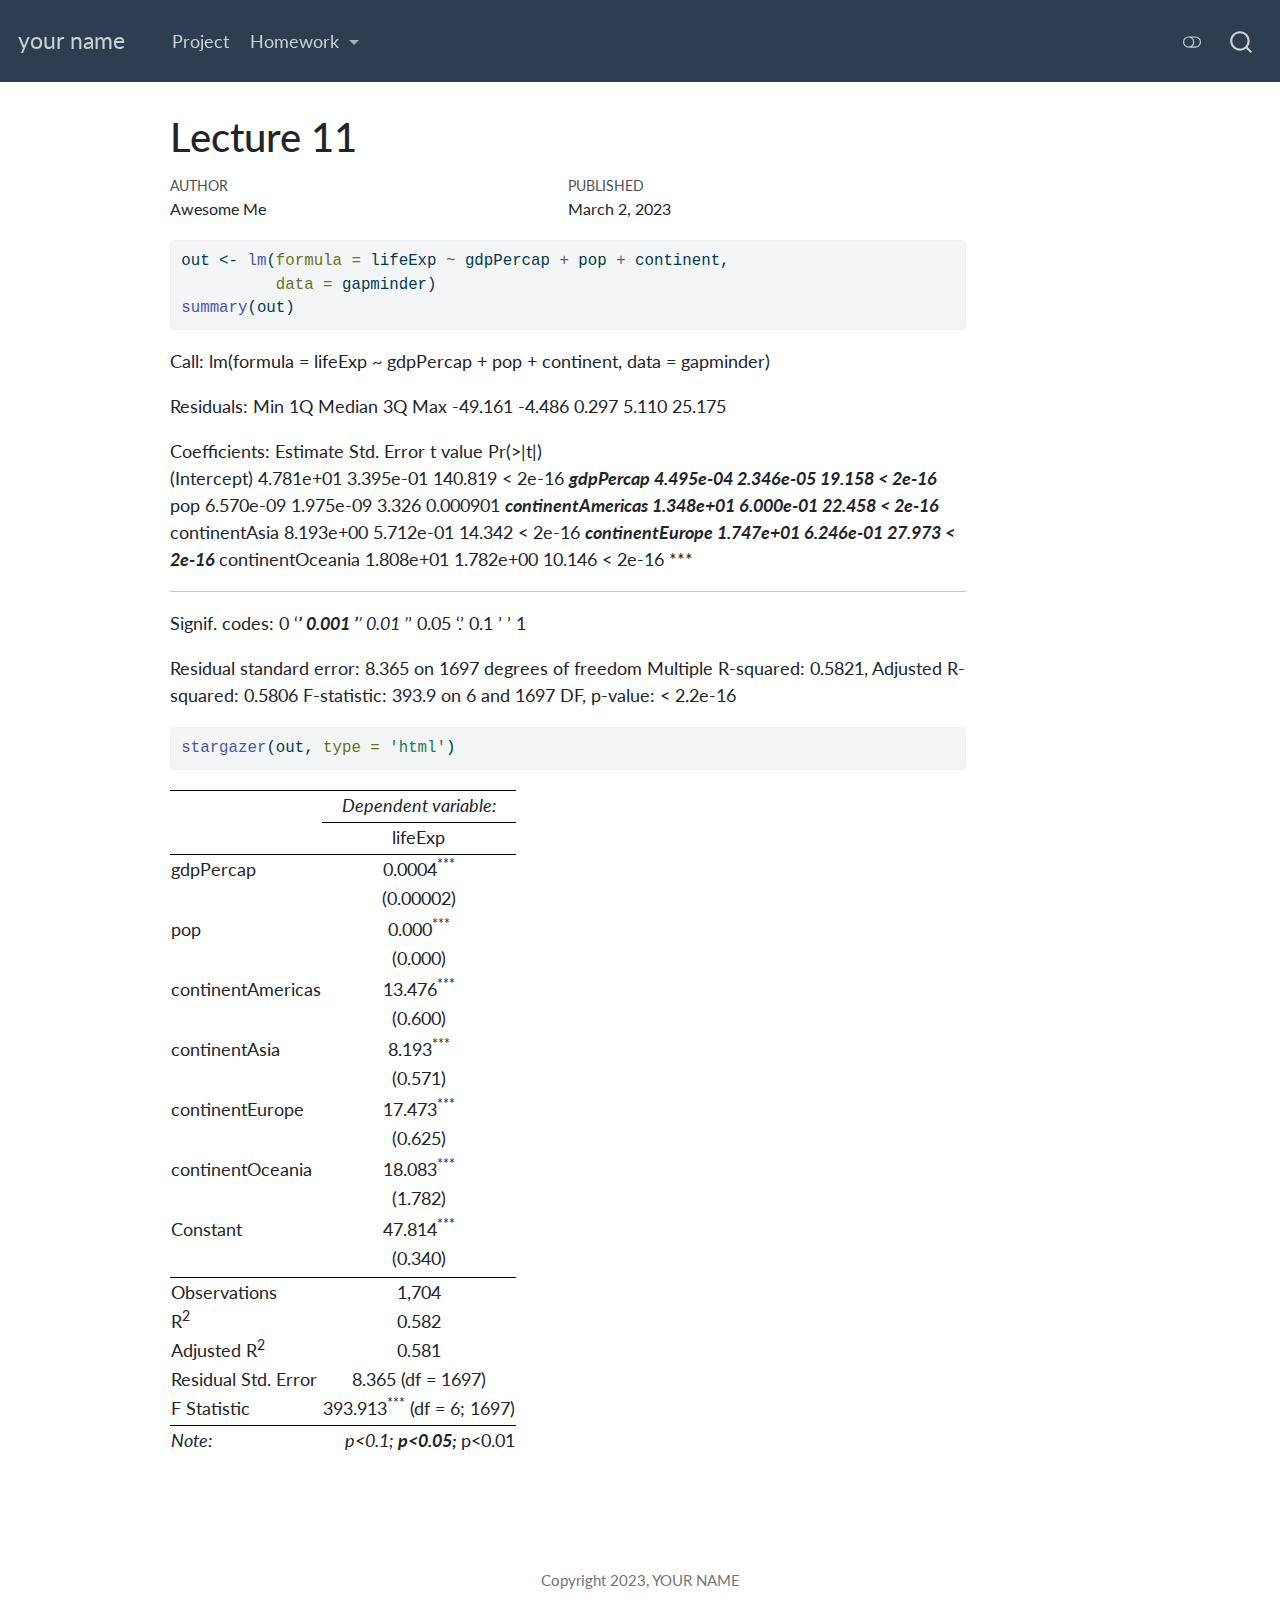
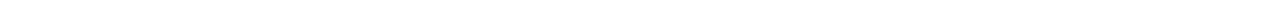
<file: docs/danl310-2023-03-02.html>
<!DOCTYPE html>
<html xmlns="http://www.w3.org/1999/xhtml" lang="en" xml:lang="en"><head>

<meta charset="utf-8">
<meta name="generator" content="quarto-1.2.335">

<meta name="viewport" content="width=device-width, initial-scale=1.0, user-scalable=yes">

<meta name="author" content="Awesome Me">
<meta name="dcterms.date" content="2023-03-02">

<title>your name - Lecture 11</title>
<style>
code{white-space: pre-wrap;}
span.smallcaps{font-variant: small-caps;}
div.columns{display: flex; gap: min(4vw, 1.5em);}
div.column{flex: auto; overflow-x: auto;}
div.hanging-indent{margin-left: 1.5em; text-indent: -1.5em;}
ul.task-list{list-style: none;}
ul.task-list li input[type="checkbox"] {
  width: 0.8em;
  margin: 0 0.8em 0.2em -1.6em;
  vertical-align: middle;
}
pre > code.sourceCode { white-space: pre; position: relative; }
pre > code.sourceCode > span { display: inline-block; line-height: 1.25; }
pre > code.sourceCode > span:empty { height: 1.2em; }
.sourceCode { overflow: visible; }
code.sourceCode > span { color: inherit; text-decoration: inherit; }
div.sourceCode { margin: 1em 0; }
pre.sourceCode { margin: 0; }
@media screen {
div.sourceCode { overflow: auto; }
}
@media print {
pre > code.sourceCode { white-space: pre-wrap; }
pre > code.sourceCode > span { text-indent: -5em; padding-left: 5em; }
}
pre.numberSource code
  { counter-reset: source-line 0; }
pre.numberSource code > span
  { position: relative; left: -4em; counter-increment: source-line; }
pre.numberSource code > span > a:first-child::before
  { content: counter(source-line);
    position: relative; left: -1em; text-align: right; vertical-align: baseline;
    border: none; display: inline-block;
    -webkit-touch-callout: none; -webkit-user-select: none;
    -khtml-user-select: none; -moz-user-select: none;
    -ms-user-select: none; user-select: none;
    padding: 0 4px; width: 4em;
    color: #aaaaaa;
  }
pre.numberSource { margin-left: 3em; border-left: 1px solid #aaaaaa;  padding-left: 4px; }
div.sourceCode
  {   }
@media screen {
pre > code.sourceCode > span > a:first-child::before { text-decoration: underline; }
}
code span.al { color: #ff0000; font-weight: bold; } /* Alert */
code span.an { color: #60a0b0; font-weight: bold; font-style: italic; } /* Annotation */
code span.at { color: #7d9029; } /* Attribute */
code span.bn { color: #40a070; } /* BaseN */
code span.bu { color: #008000; } /* BuiltIn */
code span.cf { color: #007020; font-weight: bold; } /* ControlFlow */
code span.ch { color: #4070a0; } /* Char */
code span.cn { color: #880000; } /* Constant */
code span.co { color: #60a0b0; font-style: italic; } /* Comment */
code span.cv { color: #60a0b0; font-weight: bold; font-style: italic; } /* CommentVar */
code span.do { color: #ba2121; font-style: italic; } /* Documentation */
code span.dt { color: #902000; } /* DataType */
code span.dv { color: #40a070; } /* DecVal */
code span.er { color: #ff0000; font-weight: bold; } /* Error */
code span.ex { } /* Extension */
code span.fl { color: #40a070; } /* Float */
code span.fu { color: #06287e; } /* Function */
code span.im { color: #008000; font-weight: bold; } /* Import */
code span.in { color: #60a0b0; font-weight: bold; font-style: italic; } /* Information */
code span.kw { color: #007020; font-weight: bold; } /* Keyword */
code span.op { color: #666666; } /* Operator */
code span.ot { color: #007020; } /* Other */
code span.pp { color: #bc7a00; } /* Preprocessor */
code span.sc { color: #4070a0; } /* SpecialChar */
code span.ss { color: #bb6688; } /* SpecialString */
code span.st { color: #4070a0; } /* String */
code span.va { color: #19177c; } /* Variable */
code span.vs { color: #4070a0; } /* VerbatimString */
code span.wa { color: #60a0b0; font-weight: bold; font-style: italic; } /* Warning */
</style>


<script src="site_libs/quarto-nav/quarto-nav.js"></script>
<script src="site_libs/clipboard/clipboard.min.js"></script>
<script src="site_libs/quarto-search/autocomplete.umd.js"></script>
<script src="site_libs/quarto-search/fuse.min.js"></script>
<script src="site_libs/quarto-search/quarto-search.js"></script>
<meta name="quarto:offset" content="./">
<script src="site_libs/quarto-html/quarto.js"></script>
<script src="site_libs/quarto-html/popper.min.js"></script>
<script src="site_libs/quarto-html/tippy.umd.min.js"></script>
<script src="site_libs/quarto-html/anchor.min.js"></script>
<link href="site_libs/quarto-html/tippy.css" rel="stylesheet">
<link href="site_libs/quarto-html/quarto-syntax-highlighting.css" rel="stylesheet" class="quarto-color-scheme" id="quarto-text-highlighting-styles">
<link href="site_libs/quarto-html/quarto-syntax-highlighting-dark.css" rel="prefetch" class="quarto-color-scheme quarto-color-alternate" id="quarto-text-highlighting-styles">
<script src="site_libs/bootstrap/bootstrap.min.js"></script>
<link href="site_libs/bootstrap/bootstrap-icons.css" rel="stylesheet">
<link href="site_libs/bootstrap/bootstrap.min.css" rel="stylesheet" class="quarto-color-scheme" id="quarto-bootstrap" data-mode="light">
<link href="site_libs/bootstrap/bootstrap-dark.min.css" rel="prefetch" class="quarto-color-scheme quarto-color-alternate" id="quarto-bootstrap" data-mode="dark">
<script id="quarto-search-options" type="application/json">{
  "location": "navbar",
  "copy-button": false,
  "collapse-after": 3,
  "panel-placement": "end",
  "type": "overlay",
  "limit": 20,
  "language": {
    "search-no-results-text": "No results",
    "search-matching-documents-text": "matching documents",
    "search-copy-link-title": "Copy link to search",
    "search-hide-matches-text": "Hide additional matches",
    "search-more-match-text": "more match in this document",
    "search-more-matches-text": "more matches in this document",
    "search-clear-button-title": "Clear",
    "search-detached-cancel-button-title": "Cancel",
    "search-submit-button-title": "Submit"
  }
}</script>


</head>

<body class="nav-fixed">

<div id="quarto-search-results"></div>
  <header id="quarto-header" class="headroom fixed-top">
    <nav class="navbar navbar-expand-lg navbar-dark ">
      <div class="navbar-container container-fluid">
      <div class="navbar-brand-container">
    <a class="navbar-brand" href="./index.html">
    <span class="navbar-title">your name</span>
    </a>
  </div>
          <button class="navbar-toggler" type="button" data-bs-toggle="collapse" data-bs-target="#navbarCollapse" aria-controls="navbarCollapse" aria-expanded="false" aria-label="Toggle navigation" onclick="if (window.quartoToggleHeadroom) { window.quartoToggleHeadroom(); }">
  <span class="navbar-toggler-icon"></span>
</button>
          <div class="collapse navbar-collapse" id="navbarCollapse">
            <ul class="navbar-nav navbar-nav-scroll me-auto">
  <li class="nav-item">
    <a class="nav-link" href="./teamproj0.html">
 <span class="menu-text">Project</span></a>
  </li>  
  <li class="nav-item dropdown ">
    <a class="nav-link dropdown-toggle" href="#" id="nav-menu-homework" role="button" data-bs-toggle="dropdown" aria-expanded="false">
 <span class="menu-text">Homework</span>
    </a>
    <ul class="dropdown-menu" aria-labelledby="nav-menu-homework">    
        <li>
    <a class="dropdown-item" href="./hw0.html">
 <span class="dropdown-text">hw0</span></a>
  </li>  
    </ul>
  </li>
</ul>
              <div class="quarto-toggle-container">
                  <a href="" class="quarto-color-scheme-toggle nav-link" onclick="window.quartoToggleColorScheme(); return false;" title="Toggle dark mode"><i class="bi"></i></a>
              </div>
              <div id="quarto-search" class="" title="Search"></div>
          </div> <!-- /navcollapse -->
      </div> <!-- /container-fluid -->
    </nav>
</header>
<!-- content -->
<div id="quarto-content" class="quarto-container page-columns page-rows-contents page-layout-article page-navbar">
<!-- sidebar -->
<!-- margin-sidebar -->
    <div id="quarto-margin-sidebar" class="sidebar margin-sidebar">
        
    </div>
<!-- main -->
<main class="content" id="quarto-document-content">

<header id="title-block-header" class="quarto-title-block default">
<div class="quarto-title">
<h1 class="title">Lecture 11</h1>
</div>



<div class="quarto-title-meta">

    <div>
    <div class="quarto-title-meta-heading">Author</div>
    <div class="quarto-title-meta-contents">
             <p>Awesome Me </p>
          </div>
  </div>
    
    <div>
    <div class="quarto-title-meta-heading">Published</div>
    <div class="quarto-title-meta-contents">
      <p class="date">March 2, 2023</p>
    </div>
  </div>
  
    
  </div>
  

</header>

<div class="sourceCode cell-code" id="cb1"><pre class="sourceCode r code-with-copy"><code class="sourceCode r"><span id="cb1-1"><a href="#cb1-1" aria-hidden="true" tabindex="-1"></a>out <span class="ot">&lt;-</span> <span class="fu">lm</span>(<span class="at">formula =</span> lifeExp <span class="sc">~</span> gdpPercap <span class="sc">+</span> pop <span class="sc">+</span> continent,</span>
<span id="cb1-2"><a href="#cb1-2" aria-hidden="true" tabindex="-1"></a>          <span class="at">data =</span> gapminder)</span>
<span id="cb1-3"><a href="#cb1-3" aria-hidden="true" tabindex="-1"></a><span class="fu">summary</span>(out)</span></code><button title="Copy to Clipboard" class="code-copy-button"><i class="bi"></i></button></pre></div>
<p>Call: lm(formula = lifeExp ~ gdpPercap + pop + continent, data = gapminder)</p>
<p>Residuals: Min 1Q Median 3Q Max -49.161 -4.486 0.297 5.110 25.175</p>
<p>Coefficients: Estimate Std. Error t value Pr(&gt;|t|)<br>
(Intercept) 4.781e+01 3.395e-01 140.819 &lt; 2e-16 <strong><em> gdpPercap 4.495e-04 2.346e-05 19.158 &lt; 2e-16 </em></strong> pop 6.570e-09 1.975e-09 3.326 0.000901 <strong><em> continentAmericas 1.348e+01 6.000e-01 22.458 &lt; 2e-16 </em></strong> continentAsia 8.193e+00 5.712e-01 14.342 &lt; 2e-16 <strong><em> continentEurope 1.747e+01 6.246e-01 27.973 &lt; 2e-16 </em></strong> continentOceania 1.808e+01 1.782e+00 10.146 &lt; 2e-16 ***</p>
<hr>
<p>Signif. codes: 0 ‘<em><strong>’ 0.001 ’</strong>’ 0.01 ’</em>’ 0.05 ‘.’ 0.1 ’ ’ 1</p>
<p>Residual standard error: 8.365 on 1697 degrees of freedom Multiple R-squared: 0.5821, Adjusted R-squared: 0.5806 F-statistic: 393.9 on 6 and 1697 DF, p-value: &lt; 2.2e-16</p>
<div class="sourceCode cell-code" id="cb2"><pre class="sourceCode r code-with-copy"><code class="sourceCode r"><span id="cb2-1"><a href="#cb2-1" aria-hidden="true" tabindex="-1"></a><span class="fu">stargazer</span>(out, <span class="at">type =</span> <span class="st">'html'</span>)</span></code><button title="Copy to Clipboard" class="code-copy-button"><i class="bi"></i></button></pre></div>

<table style="text-align:center">
<tbody><tr>
<td colspan="2" style="border-bottom: 1px solid black">
</td>
</tr>
<tr>
<td style="text-align:left">
</td>
<td>
<em>Dependent variable:</em>
</td>
</tr>
<tr>
<td>
</td>
<td colspan="1" style="border-bottom: 1px solid black">
</td>
</tr>
<tr>
<td style="text-align:left">
</td>
<td>
lifeExp
</td>
</tr>
<tr>
<td colspan="2" style="border-bottom: 1px solid black">
</td>
</tr>
<tr>
<td style="text-align:left">
gdpPercap
</td>
<td>
0.0004<sup>***</sup>
</td>
</tr>
<tr>
<td style="text-align:left">
</td>
<td>
(0.00002)
</td>
</tr>
<tr>
<td style="text-align:left">
</td>
<td>
</td>
</tr>
<tr>
<td style="text-align:left">
pop
</td>
<td>
0.000<sup>***</sup>
</td>
</tr>
<tr>
<td style="text-align:left">
</td>
<td>
(0.000)
</td>
</tr>
<tr>
<td style="text-align:left">
</td>
<td>
</td>
</tr>
<tr>
<td style="text-align:left">
continentAmericas
</td>
<td>
13.476<sup>***</sup>
</td>
</tr>
<tr>
<td style="text-align:left">
</td>
<td>
(0.600)
</td>
</tr>
<tr>
<td style="text-align:left">
</td>
<td>
</td>
</tr>
<tr>
<td style="text-align:left">
continentAsia
</td>
<td>
8.193<sup>***</sup>
</td>
</tr>
<tr>
<td style="text-align:left">
</td>
<td>
(0.571)
</td>
</tr>
<tr>
<td style="text-align:left">
</td>
<td>
</td>
</tr>
<tr>
<td style="text-align:left">
continentEurope
</td>
<td>
17.473<sup>***</sup>
</td>
</tr>
<tr>
<td style="text-align:left">
</td>
<td>
(0.625)
</td>
</tr>
<tr>
<td style="text-align:left">
</td>
<td>
</td>
</tr>
<tr>
<td style="text-align:left">
continentOceania
</td>
<td>
18.083<sup>***</sup>
</td>
</tr>
<tr>
<td style="text-align:left">
</td>
<td>
(1.782)
</td>
</tr>
<tr>
<td style="text-align:left">
</td>
<td>
</td>
</tr>
<tr>
<td style="text-align:left">
Constant
</td>
<td>
47.814<sup>***</sup>
</td>
</tr>
<tr>
<td style="text-align:left">
</td>
<td>
(0.340)
</td>
</tr>
<tr>
<td style="text-align:left">
</td>
<td>
</td>
</tr>
<tr>
<td colspan="2" style="border-bottom: 1px solid black">
</td>
</tr>
<tr>
<td style="text-align:left">
Observations
</td>
<td>
1,704
</td>
</tr>
<tr>
<td style="text-align:left">
R<sup>2</sup>
</td>
<td>
0.582
</td>
</tr>
<tr>
<td style="text-align:left">
Adjusted R<sup>2</sup>
</td>
<td>
0.581
</td>
</tr>
<tr>
<td style="text-align:left">
Residual Std. Error
</td>
<td>
8.365 (df = 1697)
</td>
</tr>
<tr>
<td style="text-align:left">
F Statistic
</td>
<td>
393.913<sup>***</sup> (df = 6; 1697)
</td>
</tr>
<tr>
<td colspan="2" style="border-bottom: 1px solid black">
</td>
</tr>
<tr>
<td style="text-align:left">
<em>Note:</em>
</td>
<td style="text-align:right">
<sup><em></em></sup><em>p&lt;0.1; <sup><strong></strong></sup><strong>p&lt;0.05; <sup></sup></strong></em>p&lt;0.01
</td>
</tr>

</tbody></table>



</main> <!-- /main -->
<script type="text/javascript" src="links.js"></script>
<script id="quarto-html-after-body" type="application/javascript">
window.document.addEventListener("DOMContentLoaded", function (event) {
  const toggleBodyColorMode = (bsSheetEl) => {
    const mode = bsSheetEl.getAttribute("data-mode");
    const bodyEl = window.document.querySelector("body");
    if (mode === "dark") {
      bodyEl.classList.add("quarto-dark");
      bodyEl.classList.remove("quarto-light");
    } else {
      bodyEl.classList.add("quarto-light");
      bodyEl.classList.remove("quarto-dark");
    }
  }
  const toggleBodyColorPrimary = () => {
    const bsSheetEl = window.document.querySelector("link#quarto-bootstrap");
    if (bsSheetEl) {
      toggleBodyColorMode(bsSheetEl);
    }
  }
  toggleBodyColorPrimary();  
  const disableStylesheet = (stylesheets) => {
    for (let i=0; i < stylesheets.length; i++) {
      const stylesheet = stylesheets[i];
      stylesheet.rel = 'prefetch';
    }
  }
  const enableStylesheet = (stylesheets) => {
    for (let i=0; i < stylesheets.length; i++) {
      const stylesheet = stylesheets[i];
      stylesheet.rel = 'stylesheet';
    }
  }
  const manageTransitions = (selector, allowTransitions) => {
    const els = window.document.querySelectorAll(selector);
    for (let i=0; i < els.length; i++) {
      const el = els[i];
      if (allowTransitions) {
        el.classList.remove('notransition');
      } else {
        el.classList.add('notransition');
      }
    }
  }
  const toggleColorMode = (alternate) => {
    // Switch the stylesheets
    const alternateStylesheets = window.document.querySelectorAll('link.quarto-color-scheme.quarto-color-alternate');
    manageTransitions('#quarto-margin-sidebar .nav-link', false);
    if (alternate) {
      enableStylesheet(alternateStylesheets);
      for (const sheetNode of alternateStylesheets) {
        if (sheetNode.id === "quarto-bootstrap") {
          toggleBodyColorMode(sheetNode);
        }
      }
    } else {
      disableStylesheet(alternateStylesheets);
      toggleBodyColorPrimary();
    }
    manageTransitions('#quarto-margin-sidebar .nav-link', true);
    // Switch the toggles
    const toggles = window.document.querySelectorAll('.quarto-color-scheme-toggle');
    for (let i=0; i < toggles.length; i++) {
      const toggle = toggles[i];
      if (toggle) {
        if (alternate) {
          toggle.classList.add("alternate");     
        } else {
          toggle.classList.remove("alternate");
        }
      }
    }
    // Hack to workaround the fact that safari doesn't
    // properly recolor the scrollbar when toggling (#1455)
    if (navigator.userAgent.indexOf('Safari') > 0 && navigator.userAgent.indexOf('Chrome') == -1) {
      manageTransitions("body", false);
      window.scrollTo(0, 1);
      setTimeout(() => {
        window.scrollTo(0, 0);
        manageTransitions("body", true);
      }, 40);  
    }
  }
  const isFileUrl = () => { 
    return window.location.protocol === 'file:';
  }
  const hasAlternateSentinel = () => {  
    let styleSentinel = getColorSchemeSentinel();
    if (styleSentinel !== null) {
      return styleSentinel === "alternate";
    } else {
      return false;
    }
  }
  const setStyleSentinel = (alternate) => {
    const value = alternate ? "alternate" : "default";
    if (!isFileUrl()) {
      window.localStorage.setItem("quarto-color-scheme", value);
    } else {
      localAlternateSentinel = value;
    }
  }
  const getColorSchemeSentinel = () => {
    if (!isFileUrl()) {
      const storageValue = window.localStorage.getItem("quarto-color-scheme");
      return storageValue != null ? storageValue : localAlternateSentinel;
    } else {
      return localAlternateSentinel;
    }
  }
  let localAlternateSentinel = 'default';
  // Dark / light mode switch
  window.quartoToggleColorScheme = () => {
    // Read the current dark / light value 
    let toAlternate = !hasAlternateSentinel();
    toggleColorMode(toAlternate);
    setStyleSentinel(toAlternate);
  };
  // Ensure there is a toggle, if there isn't float one in the top right
  if (window.document.querySelector('.quarto-color-scheme-toggle') === null) {
    const a = window.document.createElement('a');
    a.classList.add('top-right');
    a.classList.add('quarto-color-scheme-toggle');
    a.href = "";
    a.onclick = function() { try { window.quartoToggleColorScheme(); } catch {} return false; };
    const i = window.document.createElement("i");
    i.classList.add('bi');
    a.appendChild(i);
    window.document.body.appendChild(a);
  }
  // Switch to dark mode if need be
  if (hasAlternateSentinel()) {
    toggleColorMode(true);
  } else {
    toggleColorMode(false);
  }
  const icon = "";
  const anchorJS = new window.AnchorJS();
  anchorJS.options = {
    placement: 'right',
    icon: icon
  };
  anchorJS.add('.anchored');
  const clipboard = new window.ClipboardJS('.code-copy-button', {
    target: function(trigger) {
      return trigger.previousElementSibling;
    }
  });
  clipboard.on('success', function(e) {
    // button target
    const button = e.trigger;
    // don't keep focus
    button.blur();
    // flash "checked"
    button.classList.add('code-copy-button-checked');
    var currentTitle = button.getAttribute("title");
    button.setAttribute("title", "Copied!");
    let tooltip;
    if (window.bootstrap) {
      button.setAttribute("data-bs-toggle", "tooltip");
      button.setAttribute("data-bs-placement", "left");
      button.setAttribute("data-bs-title", "Copied!");
      tooltip = new bootstrap.Tooltip(button, 
        { trigger: "manual", 
          customClass: "code-copy-button-tooltip",
          offset: [0, -8]});
      tooltip.show();    
    }
    setTimeout(function() {
      if (tooltip) {
        tooltip.hide();
        button.removeAttribute("data-bs-title");
        button.removeAttribute("data-bs-toggle");
        button.removeAttribute("data-bs-placement");
      }
      button.setAttribute("title", currentTitle);
      button.classList.remove('code-copy-button-checked');
    }, 1000);
    // clear code selection
    e.clearSelection();
  });
  function tippyHover(el, contentFn) {
    const config = {
      allowHTML: true,
      content: contentFn,
      maxWidth: 500,
      delay: 100,
      arrow: false,
      appendTo: function(el) {
          return el.parentElement;
      },
      interactive: true,
      interactiveBorder: 10,
      theme: 'quarto',
      placement: 'bottom-start'
    };
    window.tippy(el, config); 
  }
  const noterefs = window.document.querySelectorAll('a[role="doc-noteref"]');
  for (var i=0; i<noterefs.length; i++) {
    const ref = noterefs[i];
    tippyHover(ref, function() {
      // use id or data attribute instead here
      let href = ref.getAttribute('data-footnote-href') || ref.getAttribute('href');
      try { href = new URL(href).hash; } catch {}
      const id = href.replace(/^#\/?/, "");
      const note = window.document.getElementById(id);
      return note.innerHTML;
    });
  }
  const findCites = (el) => {
    const parentEl = el.parentElement;
    if (parentEl) {
      const cites = parentEl.dataset.cites;
      if (cites) {
        return {
          el,
          cites: cites.split(' ')
        };
      } else {
        return findCites(el.parentElement)
      }
    } else {
      return undefined;
    }
  };
  var bibliorefs = window.document.querySelectorAll('a[role="doc-biblioref"]');
  for (var i=0; i<bibliorefs.length; i++) {
    const ref = bibliorefs[i];
    const citeInfo = findCites(ref);
    if (citeInfo) {
      tippyHover(citeInfo.el, function() {
        var popup = window.document.createElement('div');
        citeInfo.cites.forEach(function(cite) {
          var citeDiv = window.document.createElement('div');
          citeDiv.classList.add('hanging-indent');
          citeDiv.classList.add('csl-entry');
          var biblioDiv = window.document.getElementById('ref-' + cite);
          if (biblioDiv) {
            citeDiv.innerHTML = biblioDiv.innerHTML;
          }
          popup.appendChild(citeDiv);
        });
        return popup.innerHTML;
      });
    }
  }
});
</script>
</div> <!-- /content -->
<footer class="footer">
  <div class="nav-footer">
      <div class="nav-footer-center">Copyright 2023, YOUR NAME</div>
  </div>
</footer>



</body></html>
</file>
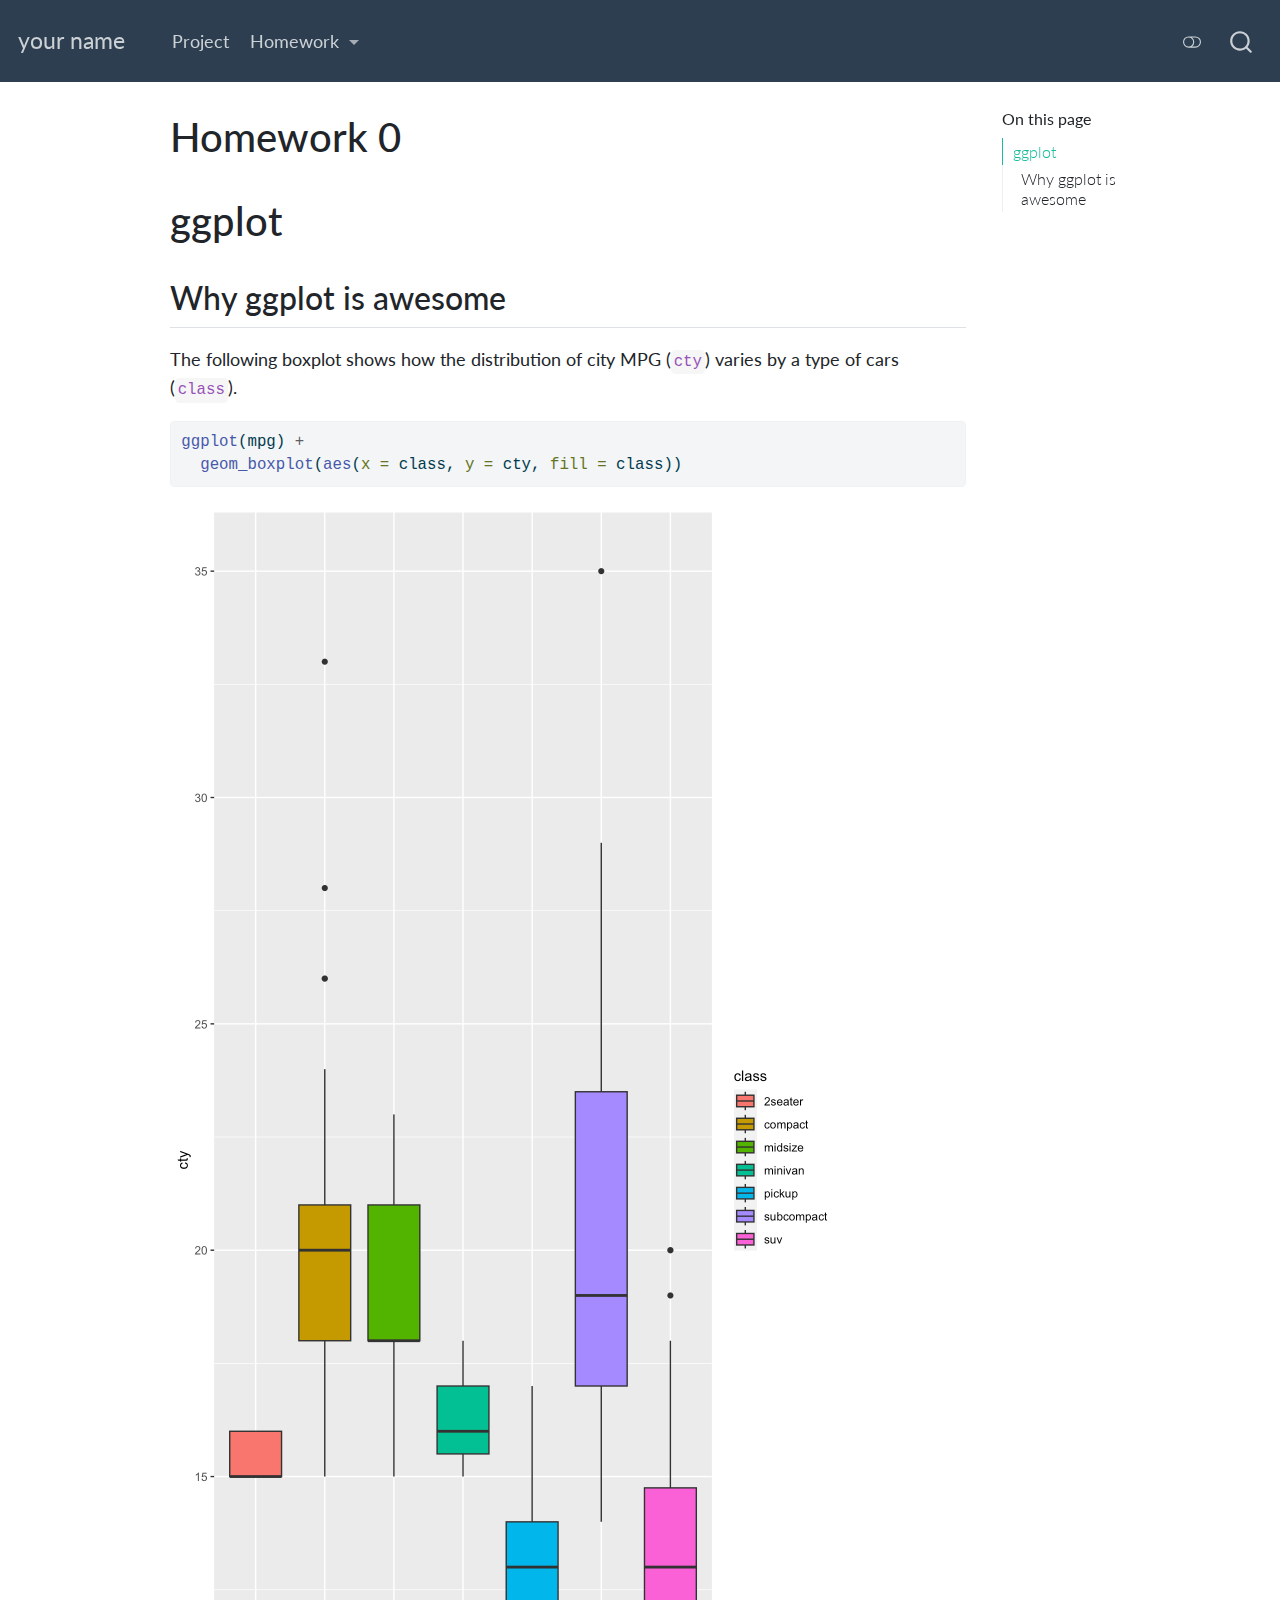
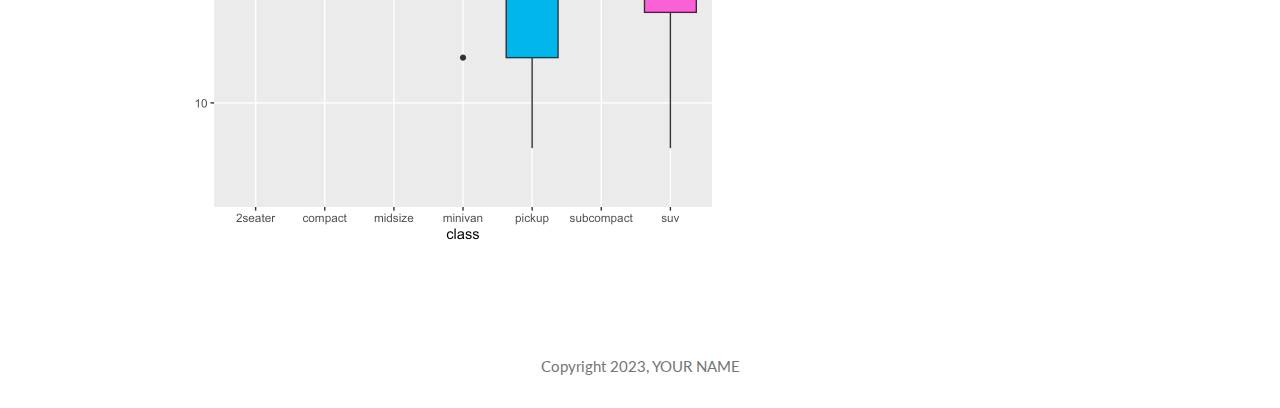
<file: docs/hw0.html>
<!DOCTYPE html>
<html xmlns="http://www.w3.org/1999/xhtml" lang="en" xml:lang="en"><head>

<meta charset="utf-8">
<meta name="generator" content="quarto-1.2.269">

<meta name="viewport" content="width=device-width, initial-scale=1.0, user-scalable=yes">


<title>your name - Homework 0</title>
<style>
code{white-space: pre-wrap;}
span.smallcaps{font-variant: small-caps;}
div.columns{display: flex; gap: min(4vw, 1.5em);}
div.column{flex: auto; overflow-x: auto;}
div.hanging-indent{margin-left: 1.5em; text-indent: -1.5em;}
ul.task-list{list-style: none;}
ul.task-list li input[type="checkbox"] {
  width: 0.8em;
  margin: 0 0.8em 0.2em -1.6em;
  vertical-align: middle;
}
pre > code.sourceCode { white-space: pre; position: relative; }
pre > code.sourceCode > span { display: inline-block; line-height: 1.25; }
pre > code.sourceCode > span:empty { height: 1.2em; }
.sourceCode { overflow: visible; }
code.sourceCode > span { color: inherit; text-decoration: inherit; }
div.sourceCode { margin: 1em 0; }
pre.sourceCode { margin: 0; }
@media screen {
div.sourceCode { overflow: auto; }
}
@media print {
pre > code.sourceCode { white-space: pre-wrap; }
pre > code.sourceCode > span { text-indent: -5em; padding-left: 5em; }
}
pre.numberSource code
  { counter-reset: source-line 0; }
pre.numberSource code > span
  { position: relative; left: -4em; counter-increment: source-line; }
pre.numberSource code > span > a:first-child::before
  { content: counter(source-line);
    position: relative; left: -1em; text-align: right; vertical-align: baseline;
    border: none; display: inline-block;
    -webkit-touch-callout: none; -webkit-user-select: none;
    -khtml-user-select: none; -moz-user-select: none;
    -ms-user-select: none; user-select: none;
    padding: 0 4px; width: 4em;
    color: #aaaaaa;
  }
pre.numberSource { margin-left: 3em; border-left: 1px solid #aaaaaa;  padding-left: 4px; }
div.sourceCode
  {   }
@media screen {
pre > code.sourceCode > span > a:first-child::before { text-decoration: underline; }
}
code span.al { color: #ff0000; font-weight: bold; } /* Alert */
code span.an { color: #60a0b0; font-weight: bold; font-style: italic; } /* Annotation */
code span.at { color: #7d9029; } /* Attribute */
code span.bn { color: #40a070; } /* BaseN */
code span.bu { color: #008000; } /* BuiltIn */
code span.cf { color: #007020; font-weight: bold; } /* ControlFlow */
code span.ch { color: #4070a0; } /* Char */
code span.cn { color: #880000; } /* Constant */
code span.co { color: #60a0b0; font-style: italic; } /* Comment */
code span.cv { color: #60a0b0; font-weight: bold; font-style: italic; } /* CommentVar */
code span.do { color: #ba2121; font-style: italic; } /* Documentation */
code span.dt { color: #902000; } /* DataType */
code span.dv { color: #40a070; } /* DecVal */
code span.er { color: #ff0000; font-weight: bold; } /* Error */
code span.ex { } /* Extension */
code span.fl { color: #40a070; } /* Float */
code span.fu { color: #06287e; } /* Function */
code span.im { color: #008000; font-weight: bold; } /* Import */
code span.in { color: #60a0b0; font-weight: bold; font-style: italic; } /* Information */
code span.kw { color: #007020; font-weight: bold; } /* Keyword */
code span.op { color: #666666; } /* Operator */
code span.ot { color: #007020; } /* Other */
code span.pp { color: #bc7a00; } /* Preprocessor */
code span.sc { color: #4070a0; } /* SpecialChar */
code span.ss { color: #bb6688; } /* SpecialString */
code span.st { color: #4070a0; } /* String */
code span.va { color: #19177c; } /* Variable */
code span.vs { color: #4070a0; } /* VerbatimString */
code span.wa { color: #60a0b0; font-weight: bold; font-style: italic; } /* Warning */
</style>


<script src="site_libs/quarto-nav/quarto-nav.js"></script>
<script src="site_libs/clipboard/clipboard.min.js"></script>
<script src="site_libs/quarto-search/autocomplete.umd.js"></script>
<script src="site_libs/quarto-search/fuse.min.js"></script>
<script src="site_libs/quarto-search/quarto-search.js"></script>
<meta name="quarto:offset" content="./">
<script src="site_libs/quarto-html/quarto.js"></script>
<script src="site_libs/quarto-html/popper.min.js"></script>
<script src="site_libs/quarto-html/tippy.umd.min.js"></script>
<script src="site_libs/quarto-html/anchor.min.js"></script>
<link href="site_libs/quarto-html/tippy.css" rel="stylesheet">
<link href="site_libs/quarto-html/quarto-syntax-highlighting.css" rel="stylesheet" class="quarto-color-scheme" id="quarto-text-highlighting-styles">
<link href="site_libs/quarto-html/quarto-syntax-highlighting-dark.css" rel="prefetch" class="quarto-color-scheme quarto-color-alternate" id="quarto-text-highlighting-styles">
<script src="site_libs/bootstrap/bootstrap.min.js"></script>
<link href="site_libs/bootstrap/bootstrap-icons.css" rel="stylesheet">
<link href="site_libs/bootstrap/bootstrap.min.css" rel="stylesheet" class="quarto-color-scheme" id="quarto-bootstrap" data-mode="light">
<link href="site_libs/bootstrap/bootstrap-dark.min.css" rel="prefetch" class="quarto-color-scheme quarto-color-alternate" id="quarto-bootstrap" data-mode="dark">
<script id="quarto-search-options" type="application/json">{
  "location": "navbar",
  "copy-button": false,
  "collapse-after": 3,
  "panel-placement": "end",
  "type": "overlay",
  "limit": 20,
  "language": {
    "search-no-results-text": "No results",
    "search-matching-documents-text": "matching documents",
    "search-copy-link-title": "Copy link to search",
    "search-hide-matches-text": "Hide additional matches",
    "search-more-match-text": "more match in this document",
    "search-more-matches-text": "more matches in this document",
    "search-clear-button-title": "Clear",
    "search-detached-cancel-button-title": "Cancel",
    "search-submit-button-title": "Submit"
  }
}</script>


</head>

<body class="nav-fixed">

<div id="quarto-search-results"></div>
  <header id="quarto-header" class="headroom fixed-top">
    <nav class="navbar navbar-expand-lg navbar-dark ">
      <div class="navbar-container container-fluid">
      <div class="navbar-brand-container">
    <a class="navbar-brand" href="./index.html">
    <span class="navbar-title">your name</span>
    </a>
  </div>
          <button class="navbar-toggler" type="button" data-bs-toggle="collapse" data-bs-target="#navbarCollapse" aria-controls="navbarCollapse" aria-expanded="false" aria-label="Toggle navigation" onclick="if (window.quartoToggleHeadroom) { window.quartoToggleHeadroom(); }">
  <span class="navbar-toggler-icon"></span>
</button>
          <div class="collapse navbar-collapse" id="navbarCollapse">
            <ul class="navbar-nav navbar-nav-scroll me-auto">
  <li class="nav-item">
    <a class="nav-link" href="./teamproj0.html">
 <span class="menu-text">Project</span></a>
  </li>  
  <li class="nav-item dropdown ">
    <a class="nav-link dropdown-toggle" href="#" id="nav-menu-homework" role="button" data-bs-toggle="dropdown" aria-expanded="false">
 <span class="menu-text">Homework</span>
    </a>
    <ul class="dropdown-menu" aria-labelledby="nav-menu-homework">    
        <li>
    <a class="dropdown-item" href="./hw0.html">
 <span class="dropdown-text">hw0</span></a>
  </li>  
    </ul>
  </li>
</ul>
              <div class="quarto-toggle-container">
                  <a href="" class="quarto-color-scheme-toggle nav-link" onclick="window.quartoToggleColorScheme(); return false;" title="Toggle dark mode"><i class="bi"></i></a>
              </div>
              <div id="quarto-search" class="" title="Search"></div>
          </div> <!-- /navcollapse -->
      </div> <!-- /container-fluid -->
    </nav>
</header>
<!-- content -->
<div id="quarto-content" class="quarto-container page-columns page-rows-contents page-layout-article page-navbar">
<!-- sidebar -->
<!-- margin-sidebar -->
    <div id="quarto-margin-sidebar" class="sidebar margin-sidebar">
        <nav id="TOC" role="doc-toc" class="toc-active">
    <h2 id="toc-title">On this page</h2>
   
  <ul>
  <li><a href="#ggplot" id="toc-ggplot" class="nav-link active" data-scroll-target="#ggplot">ggplot</a>
  <ul class="collapse">
  <li><a href="#why-ggplot-is-awesome" id="toc-why-ggplot-is-awesome" class="nav-link" data-scroll-target="#why-ggplot-is-awesome">Why ggplot is awesome</a></li>
  </ul></li>
  </ul>
</nav>
    </div>
<!-- main -->
<main class="content" id="quarto-document-content">

<header id="title-block-header" class="quarto-title-block default">
<div class="quarto-title">
<h1 class="title">Homework 0</h1>
</div>



<div class="quarto-title-meta">

    
  
    
  </div>
  

</header>

<section id="ggplot" class="level1">
<h1>ggplot</h1>
<section id="why-ggplot-is-awesome" class="level2">
<h2 class="anchored" data-anchor-id="why-ggplot-is-awesome">Why ggplot is awesome</h2>
<p>The following boxplot shows how the distribution of city MPG (<code>cty</code>) varies by a type of cars (<code>class</code>).</p>
<div class="cell">
<div class="sourceCode cell-code" id="cb1"><pre class="sourceCode r code-with-copy"><code class="sourceCode r"><span id="cb1-1"><a href="#cb1-1" aria-hidden="true" tabindex="-1"></a><span class="fu">ggplot</span>(mpg) <span class="sc">+</span></span>
<span id="cb1-2"><a href="#cb1-2" aria-hidden="true" tabindex="-1"></a>  <span class="fu">geom_boxplot</span>(<span class="fu">aes</span>(<span class="at">x =</span> class, <span class="at">y =</span> cty, <span class="at">fill =</span> class))</span></code><button title="Copy to Clipboard" class="code-copy-button"><i class="bi"></i></button></pre></div>
<div class="cell-output-display">
<p><img src="hw0_files/figure-html/mpg-box-1.png" class="img-fluid" width="672"></p>
</div>
</div>


</section>
</section>

</main> <!-- /main -->
<script type="text/javascript" src="links.js"></script>
<script id="quarto-html-after-body" type="application/javascript">
window.document.addEventListener("DOMContentLoaded", function (event) {
  const toggleBodyColorMode = (bsSheetEl) => {
    const mode = bsSheetEl.getAttribute("data-mode");
    const bodyEl = window.document.querySelector("body");
    if (mode === "dark") {
      bodyEl.classList.add("quarto-dark");
      bodyEl.classList.remove("quarto-light");
    } else {
      bodyEl.classList.add("quarto-light");
      bodyEl.classList.remove("quarto-dark");
    }
  }
  const toggleBodyColorPrimary = () => {
    const bsSheetEl = window.document.querySelector("link#quarto-bootstrap");
    if (bsSheetEl) {
      toggleBodyColorMode(bsSheetEl);
    }
  }
  toggleBodyColorPrimary();  
  const disableStylesheet = (stylesheets) => {
    for (let i=0; i < stylesheets.length; i++) {
      const stylesheet = stylesheets[i];
      stylesheet.rel = 'prefetch';
    }
  }
  const enableStylesheet = (stylesheets) => {
    for (let i=0; i < stylesheets.length; i++) {
      const stylesheet = stylesheets[i];
      stylesheet.rel = 'stylesheet';
    }
  }
  const manageTransitions = (selector, allowTransitions) => {
    const els = window.document.querySelectorAll(selector);
    for (let i=0; i < els.length; i++) {
      const el = els[i];
      if (allowTransitions) {
        el.classList.remove('notransition');
      } else {
        el.classList.add('notransition');
      }
    }
  }
  const toggleColorMode = (alternate) => {
    // Switch the stylesheets
    const alternateStylesheets = window.document.querySelectorAll('link.quarto-color-scheme.quarto-color-alternate');
    manageTransitions('#quarto-margin-sidebar .nav-link', false);
    if (alternate) {
      enableStylesheet(alternateStylesheets);
      for (const sheetNode of alternateStylesheets) {
        if (sheetNode.id === "quarto-bootstrap") {
          toggleBodyColorMode(sheetNode);
        }
      }
    } else {
      disableStylesheet(alternateStylesheets);
      toggleBodyColorPrimary();
    }
    manageTransitions('#quarto-margin-sidebar .nav-link', true);
    // Switch the toggles
    const toggles = window.document.querySelectorAll('.quarto-color-scheme-toggle');
    for (let i=0; i < toggles.length; i++) {
      const toggle = toggles[i];
      if (toggle) {
        if (alternate) {
          toggle.classList.add("alternate");     
        } else {
          toggle.classList.remove("alternate");
        }
      }
    }
    // Hack to workaround the fact that safari doesn't
    // properly recolor the scrollbar when toggling (#1455)
    if (navigator.userAgent.indexOf('Safari') > 0 && navigator.userAgent.indexOf('Chrome') == -1) {
      manageTransitions("body", false);
      window.scrollTo(0, 1);
      setTimeout(() => {
        window.scrollTo(0, 0);
        manageTransitions("body", true);
      }, 40);  
    }
  }
  const isFileUrl = () => { 
    return window.location.protocol === 'file:';
  }
  const hasAlternateSentinel = () => {  
    let styleSentinel = getColorSchemeSentinel();
    if (styleSentinel !== null) {
      return styleSentinel === "alternate";
    } else {
      return false;
    }
  }
  const setStyleSentinel = (alternate) => {
    const value = alternate ? "alternate" : "default";
    if (!isFileUrl()) {
      window.localStorage.setItem("quarto-color-scheme", value);
    } else {
      localAlternateSentinel = value;
    }
  }
  const getColorSchemeSentinel = () => {
    if (!isFileUrl()) {
      const storageValue = window.localStorage.getItem("quarto-color-scheme");
      return storageValue != null ? storageValue : localAlternateSentinel;
    } else {
      return localAlternateSentinel;
    }
  }
  let localAlternateSentinel = 'default';
  // Dark / light mode switch
  window.quartoToggleColorScheme = () => {
    // Read the current dark / light value 
    let toAlternate = !hasAlternateSentinel();
    toggleColorMode(toAlternate);
    setStyleSentinel(toAlternate);
  };
  // Ensure there is a toggle, if there isn't float one in the top right
  if (window.document.querySelector('.quarto-color-scheme-toggle') === null) {
    const a = window.document.createElement('a');
    a.classList.add('top-right');
    a.classList.add('quarto-color-scheme-toggle');
    a.href = "";
    a.onclick = function() { try { window.quartoToggleColorScheme(); } catch {} return false; };
    const i = window.document.createElement("i");
    i.classList.add('bi');
    a.appendChild(i);
    window.document.body.appendChild(a);
  }
  // Switch to dark mode if need be
  if (hasAlternateSentinel()) {
    toggleColorMode(true);
  } else {
    toggleColorMode(false);
  }
  const icon = "";
  const anchorJS = new window.AnchorJS();
  anchorJS.options = {
    placement: 'right',
    icon: icon
  };
  anchorJS.add('.anchored');
  const clipboard = new window.ClipboardJS('.code-copy-button', {
    target: function(trigger) {
      return trigger.previousElementSibling;
    }
  });
  clipboard.on('success', function(e) {
    // button target
    const button = e.trigger;
    // don't keep focus
    button.blur();
    // flash "checked"
    button.classList.add('code-copy-button-checked');
    var currentTitle = button.getAttribute("title");
    button.setAttribute("title", "Copied!");
    let tooltip;
    if (window.bootstrap) {
      button.setAttribute("data-bs-toggle", "tooltip");
      button.setAttribute("data-bs-placement", "left");
      button.setAttribute("data-bs-title", "Copied!");
      tooltip = new bootstrap.Tooltip(button, 
        { trigger: "manual", 
          customClass: "code-copy-button-tooltip",
          offset: [0, -8]});
      tooltip.show();    
    }
    setTimeout(function() {
      if (tooltip) {
        tooltip.hide();
        button.removeAttribute("data-bs-title");
        button.removeAttribute("data-bs-toggle");
        button.removeAttribute("data-bs-placement");
      }
      button.setAttribute("title", currentTitle);
      button.classList.remove('code-copy-button-checked');
    }, 1000);
    // clear code selection
    e.clearSelection();
  });
  function tippyHover(el, contentFn) {
    const config = {
      allowHTML: true,
      content: contentFn,
      maxWidth: 500,
      delay: 100,
      arrow: false,
      appendTo: function(el) {
          return el.parentElement;
      },
      interactive: true,
      interactiveBorder: 10,
      theme: 'quarto',
      placement: 'bottom-start'
    };
    window.tippy(el, config); 
  }
  const noterefs = window.document.querySelectorAll('a[role="doc-noteref"]');
  for (var i=0; i<noterefs.length; i++) {
    const ref = noterefs[i];
    tippyHover(ref, function() {
      // use id or data attribute instead here
      let href = ref.getAttribute('data-footnote-href') || ref.getAttribute('href');
      try { href = new URL(href).hash; } catch {}
      const id = href.replace(/^#\/?/, "");
      const note = window.document.getElementById(id);
      return note.innerHTML;
    });
  }
  const findCites = (el) => {
    const parentEl = el.parentElement;
    if (parentEl) {
      const cites = parentEl.dataset.cites;
      if (cites) {
        return {
          el,
          cites: cites.split(' ')
        };
      } else {
        return findCites(el.parentElement)
      }
    } else {
      return undefined;
    }
  };
  var bibliorefs = window.document.querySelectorAll('a[role="doc-biblioref"]');
  for (var i=0; i<bibliorefs.length; i++) {
    const ref = bibliorefs[i];
    const citeInfo = findCites(ref);
    if (citeInfo) {
      tippyHover(citeInfo.el, function() {
        var popup = window.document.createElement('div');
        citeInfo.cites.forEach(function(cite) {
          var citeDiv = window.document.createElement('div');
          citeDiv.classList.add('hanging-indent');
          citeDiv.classList.add('csl-entry');
          var biblioDiv = window.document.getElementById('ref-' + cite);
          if (biblioDiv) {
            citeDiv.innerHTML = biblioDiv.innerHTML;
          }
          popup.appendChild(citeDiv);
        });
        return popup.innerHTML;
      });
    }
  }
});
</script>
</div> <!-- /content -->
<footer class="footer">
  <div class="nav-footer">
      <div class="nav-footer-center">Copyright 2023, YOUR NAME</div>
  </div>
</footer>



</body></html>
</file>
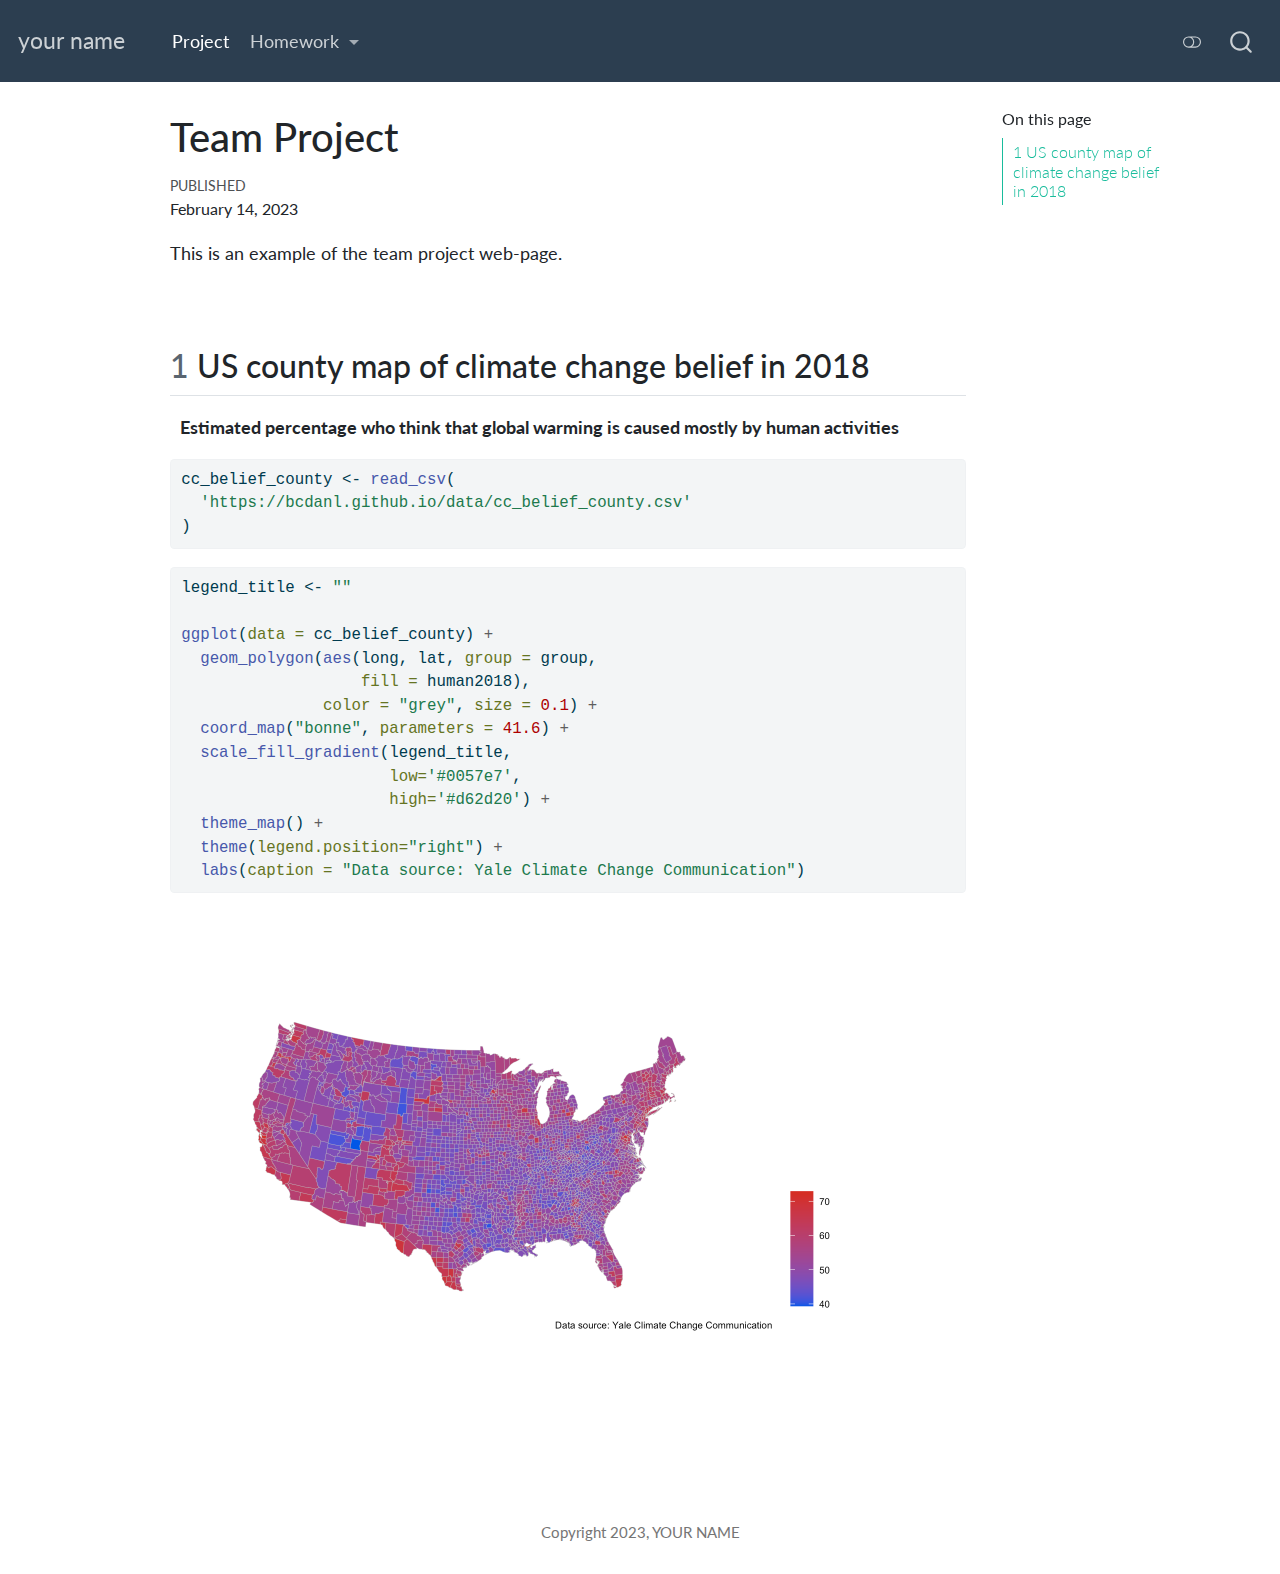
<file: docs/teamproj0.html>
<!DOCTYPE html>
<html xmlns="http://www.w3.org/1999/xhtml" lang="en" xml:lang="en"><head>

<meta charset="utf-8">
<meta name="generator" content="quarto-1.2.269">

<meta name="viewport" content="width=device-width, initial-scale=1.0, user-scalable=yes">

<meta name="dcterms.date" content="2023-02-14">

<title>your name - Team Project</title>
<style>
code{white-space: pre-wrap;}
span.smallcaps{font-variant: small-caps;}
div.columns{display: flex; gap: min(4vw, 1.5em);}
div.column{flex: auto; overflow-x: auto;}
div.hanging-indent{margin-left: 1.5em; text-indent: -1.5em;}
ul.task-list{list-style: none;}
ul.task-list li input[type="checkbox"] {
  width: 0.8em;
  margin: 0 0.8em 0.2em -1.6em;
  vertical-align: middle;
}
pre > code.sourceCode { white-space: pre; position: relative; }
pre > code.sourceCode > span { display: inline-block; line-height: 1.25; }
pre > code.sourceCode > span:empty { height: 1.2em; }
.sourceCode { overflow: visible; }
code.sourceCode > span { color: inherit; text-decoration: inherit; }
div.sourceCode { margin: 1em 0; }
pre.sourceCode { margin: 0; }
@media screen {
div.sourceCode { overflow: auto; }
}
@media print {
pre > code.sourceCode { white-space: pre-wrap; }
pre > code.sourceCode > span { text-indent: -5em; padding-left: 5em; }
}
pre.numberSource code
  { counter-reset: source-line 0; }
pre.numberSource code > span
  { position: relative; left: -4em; counter-increment: source-line; }
pre.numberSource code > span > a:first-child::before
  { content: counter(source-line);
    position: relative; left: -1em; text-align: right; vertical-align: baseline;
    border: none; display: inline-block;
    -webkit-touch-callout: none; -webkit-user-select: none;
    -khtml-user-select: none; -moz-user-select: none;
    -ms-user-select: none; user-select: none;
    padding: 0 4px; width: 4em;
    color: #aaaaaa;
  }
pre.numberSource { margin-left: 3em; border-left: 1px solid #aaaaaa;  padding-left: 4px; }
div.sourceCode
  {   }
@media screen {
pre > code.sourceCode > span > a:first-child::before { text-decoration: underline; }
}
code span.al { color: #ff0000; font-weight: bold; } /* Alert */
code span.an { color: #60a0b0; font-weight: bold; font-style: italic; } /* Annotation */
code span.at { color: #7d9029; } /* Attribute */
code span.bn { color: #40a070; } /* BaseN */
code span.bu { color: #008000; } /* BuiltIn */
code span.cf { color: #007020; font-weight: bold; } /* ControlFlow */
code span.ch { color: #4070a0; } /* Char */
code span.cn { color: #880000; } /* Constant */
code span.co { color: #60a0b0; font-style: italic; } /* Comment */
code span.cv { color: #60a0b0; font-weight: bold; font-style: italic; } /* CommentVar */
code span.do { color: #ba2121; font-style: italic; } /* Documentation */
code span.dt { color: #902000; } /* DataType */
code span.dv { color: #40a070; } /* DecVal */
code span.er { color: #ff0000; font-weight: bold; } /* Error */
code span.ex { } /* Extension */
code span.fl { color: #40a070; } /* Float */
code span.fu { color: #06287e; } /* Function */
code span.im { color: #008000; font-weight: bold; } /* Import */
code span.in { color: #60a0b0; font-weight: bold; font-style: italic; } /* Information */
code span.kw { color: #007020; font-weight: bold; } /* Keyword */
code span.op { color: #666666; } /* Operator */
code span.ot { color: #007020; } /* Other */
code span.pp { color: #bc7a00; } /* Preprocessor */
code span.sc { color: #4070a0; } /* SpecialChar */
code span.ss { color: #bb6688; } /* SpecialString */
code span.st { color: #4070a0; } /* String */
code span.va { color: #19177c; } /* Variable */
code span.vs { color: #4070a0; } /* VerbatimString */
code span.wa { color: #60a0b0; font-weight: bold; font-style: italic; } /* Warning */
</style>


<script src="site_libs/quarto-nav/quarto-nav.js"></script>
<script src="site_libs/clipboard/clipboard.min.js"></script>
<script src="site_libs/quarto-search/autocomplete.umd.js"></script>
<script src="site_libs/quarto-search/fuse.min.js"></script>
<script src="site_libs/quarto-search/quarto-search.js"></script>
<meta name="quarto:offset" content="./">
<script src="site_libs/quarto-html/quarto.js"></script>
<script src="site_libs/quarto-html/popper.min.js"></script>
<script src="site_libs/quarto-html/tippy.umd.min.js"></script>
<script src="site_libs/quarto-html/anchor.min.js"></script>
<link href="site_libs/quarto-html/tippy.css" rel="stylesheet">
<link href="site_libs/quarto-html/quarto-syntax-highlighting.css" rel="stylesheet" class="quarto-color-scheme" id="quarto-text-highlighting-styles">
<link href="site_libs/quarto-html/quarto-syntax-highlighting-dark.css" rel="prefetch" class="quarto-color-scheme quarto-color-alternate" id="quarto-text-highlighting-styles">
<script src="site_libs/bootstrap/bootstrap.min.js"></script>
<link href="site_libs/bootstrap/bootstrap-icons.css" rel="stylesheet">
<link href="site_libs/bootstrap/bootstrap.min.css" rel="stylesheet" class="quarto-color-scheme" id="quarto-bootstrap" data-mode="light">
<link href="site_libs/bootstrap/bootstrap-dark.min.css" rel="prefetch" class="quarto-color-scheme quarto-color-alternate" id="quarto-bootstrap" data-mode="dark">
<script id="quarto-search-options" type="application/json">{
  "location": "navbar",
  "copy-button": false,
  "collapse-after": 3,
  "panel-placement": "end",
  "type": "overlay",
  "limit": 20,
  "language": {
    "search-no-results-text": "No results",
    "search-matching-documents-text": "matching documents",
    "search-copy-link-title": "Copy link to search",
    "search-hide-matches-text": "Hide additional matches",
    "search-more-match-text": "more match in this document",
    "search-more-matches-text": "more matches in this document",
    "search-clear-button-title": "Clear",
    "search-detached-cancel-button-title": "Cancel",
    "search-submit-button-title": "Submit"
  }
}</script>


</head>

<body class="nav-fixed">

<div id="quarto-search-results"></div>
  <header id="quarto-header" class="headroom fixed-top">
    <nav class="navbar navbar-expand-lg navbar-dark ">
      <div class="navbar-container container-fluid">
      <div class="navbar-brand-container">
    <a class="navbar-brand" href="./index.html">
    <span class="navbar-title">your name</span>
    </a>
  </div>
          <button class="navbar-toggler" type="button" data-bs-toggle="collapse" data-bs-target="#navbarCollapse" aria-controls="navbarCollapse" aria-expanded="false" aria-label="Toggle navigation" onclick="if (window.quartoToggleHeadroom) { window.quartoToggleHeadroom(); }">
  <span class="navbar-toggler-icon"></span>
</button>
          <div class="collapse navbar-collapse" id="navbarCollapse">
            <ul class="navbar-nav navbar-nav-scroll me-auto">
  <li class="nav-item">
    <a class="nav-link active" href="./teamproj0.html" aria-current="page">
 <span class="menu-text">Project</span></a>
  </li>  
  <li class="nav-item dropdown ">
    <a class="nav-link dropdown-toggle" href="#" id="nav-menu-homework" role="button" data-bs-toggle="dropdown" aria-expanded="false">
 <span class="menu-text">Homework</span>
    </a>
    <ul class="dropdown-menu" aria-labelledby="nav-menu-homework">    
        <li>
    <a class="dropdown-item" href="./hw0.html">
 <span class="dropdown-text">hw0</span></a>
  </li>  
    </ul>
  </li>
</ul>
              <div class="quarto-toggle-container">
                  <a href="" class="quarto-color-scheme-toggle nav-link" onclick="window.quartoToggleColorScheme(); return false;" title="Toggle dark mode"><i class="bi"></i></a>
              </div>
              <div id="quarto-search" class="" title="Search"></div>
          </div> <!-- /navcollapse -->
      </div> <!-- /container-fluid -->
    </nav>
</header>
<!-- content -->
<div id="quarto-content" class="quarto-container page-columns page-rows-contents page-layout-article page-navbar">
<!-- sidebar -->
<!-- margin-sidebar -->
    <div id="quarto-margin-sidebar" class="sidebar margin-sidebar">
        <nav id="TOC" role="doc-toc" class="toc-active">
    <h2 id="toc-title">On this page</h2>
   
  <ul>
  <li><a href="#us-county-map-of-climate-change-belief-in-2018" id="toc-us-county-map-of-climate-change-belief-in-2018" class="nav-link active" data-scroll-target="#us-county-map-of-climate-change-belief-in-2018"><span class="toc-section-number">1</span>  US county map of climate change belief in 2018</a></li>
  </ul>
</nav>
    </div>
<!-- main -->
<main class="content" id="quarto-document-content">

<header id="title-block-header" class="quarto-title-block default">
<div class="quarto-title">
<h1 class="title">Team Project</h1>
</div>



<div class="quarto-title-meta">

    
    <div>
    <div class="quarto-title-meta-heading">Published</div>
    <div class="quarto-title-meta-contents">
      <p class="date">February 14, 2023</p>
    </div>
  </div>
  
    
  </div>
  

</header>

<p>This is an example of the team project web-page.</p>
<p><br></p>
<section id="us-county-map-of-climate-change-belief-in-2018" class="level2" data-number="1">
<h2 data-number="1" class="anchored" data-anchor-id="us-county-map-of-climate-change-belief-in-2018"><span class="header-section-number">1</span> US county map of climate change belief in 2018</h2>
<p>&nbsp; <strong>Estimated percentage who think that global warming is caused mostly by human activities</strong></p>
<div class="cell">
<div class="sourceCode cell-code" id="cb1"><pre class="sourceCode r code-with-copy"><code class="sourceCode r"><span id="cb1-1"><a href="#cb1-1" aria-hidden="true" tabindex="-1"></a>cc_belief_county <span class="ot">&lt;-</span> <span class="fu">read_csv</span>(</span>
<span id="cb1-2"><a href="#cb1-2" aria-hidden="true" tabindex="-1"></a>  <span class="st">'https://bcdanl.github.io/data/cc_belief_county.csv'</span></span>
<span id="cb1-3"><a href="#cb1-3" aria-hidden="true" tabindex="-1"></a>)</span></code><button title="Copy to Clipboard" class="code-copy-button"><i class="bi"></i></button></pre></div>
</div>
<div class="cell" data-fig.asp="0.75">
<div class="sourceCode cell-code" id="cb2"><pre class="sourceCode r code-with-copy"><code class="sourceCode r"><span id="cb2-1"><a href="#cb2-1" aria-hidden="true" tabindex="-1"></a>legend_title <span class="ot">&lt;-</span> <span class="st">""</span></span>
<span id="cb2-2"><a href="#cb2-2" aria-hidden="true" tabindex="-1"></a></span>
<span id="cb2-3"><a href="#cb2-3" aria-hidden="true" tabindex="-1"></a><span class="fu">ggplot</span>(<span class="at">data =</span> cc_belief_county) <span class="sc">+</span></span>
<span id="cb2-4"><a href="#cb2-4" aria-hidden="true" tabindex="-1"></a>  <span class="fu">geom_polygon</span>(<span class="fu">aes</span>(long, lat, <span class="at">group =</span> group, </span>
<span id="cb2-5"><a href="#cb2-5" aria-hidden="true" tabindex="-1"></a>                   <span class="at">fill =</span> human2018),</span>
<span id="cb2-6"><a href="#cb2-6" aria-hidden="true" tabindex="-1"></a>               <span class="at">color =</span> <span class="st">"grey"</span>, <span class="at">size =</span> <span class="fl">0.1</span>) <span class="sc">+</span></span>
<span id="cb2-7"><a href="#cb2-7" aria-hidden="true" tabindex="-1"></a>  <span class="fu">coord_map</span>(<span class="st">"bonne"</span>, <span class="at">parameters =</span> <span class="fl">41.6</span>) <span class="sc">+</span> </span>
<span id="cb2-8"><a href="#cb2-8" aria-hidden="true" tabindex="-1"></a>  <span class="fu">scale_fill_gradient</span>(legend_title, </span>
<span id="cb2-9"><a href="#cb2-9" aria-hidden="true" tabindex="-1"></a>                      <span class="at">low=</span><span class="st">'#0057e7'</span>, </span>
<span id="cb2-10"><a href="#cb2-10" aria-hidden="true" tabindex="-1"></a>                      <span class="at">high=</span><span class="st">'#d62d20'</span>) <span class="sc">+</span></span>
<span id="cb2-11"><a href="#cb2-11" aria-hidden="true" tabindex="-1"></a>  <span class="fu">theme_map</span>() <span class="sc">+</span> </span>
<span id="cb2-12"><a href="#cb2-12" aria-hidden="true" tabindex="-1"></a>  <span class="fu">theme</span>(<span class="at">legend.position=</span><span class="st">"right"</span>) <span class="sc">+</span></span>
<span id="cb2-13"><a href="#cb2-13" aria-hidden="true" tabindex="-1"></a>  <span class="fu">labs</span>(<span class="at">caption =</span> <span class="st">"Data source: Yale Climate Change Communication"</span>)</span></code><button title="Copy to Clipboard" class="code-copy-button"><i class="bi"></i></button></pre></div>
<div class="cell-output-display">
<p><img src="teamproj0_files/figure-html/unnamed-chunk-2-1.png" class="img-fluid" width="672"></p>
</div>
</div>


</section>

</main> <!-- /main -->
<script type="text/javascript" src="links.js"></script>
<script id="quarto-html-after-body" type="application/javascript">
window.document.addEventListener("DOMContentLoaded", function (event) {
  const toggleBodyColorMode = (bsSheetEl) => {
    const mode = bsSheetEl.getAttribute("data-mode");
    const bodyEl = window.document.querySelector("body");
    if (mode === "dark") {
      bodyEl.classList.add("quarto-dark");
      bodyEl.classList.remove("quarto-light");
    } else {
      bodyEl.classList.add("quarto-light");
      bodyEl.classList.remove("quarto-dark");
    }
  }
  const toggleBodyColorPrimary = () => {
    const bsSheetEl = window.document.querySelector("link#quarto-bootstrap");
    if (bsSheetEl) {
      toggleBodyColorMode(bsSheetEl);
    }
  }
  toggleBodyColorPrimary();  
  const disableStylesheet = (stylesheets) => {
    for (let i=0; i < stylesheets.length; i++) {
      const stylesheet = stylesheets[i];
      stylesheet.rel = 'prefetch';
    }
  }
  const enableStylesheet = (stylesheets) => {
    for (let i=0; i < stylesheets.length; i++) {
      const stylesheet = stylesheets[i];
      stylesheet.rel = 'stylesheet';
    }
  }
  const manageTransitions = (selector, allowTransitions) => {
    const els = window.document.querySelectorAll(selector);
    for (let i=0; i < els.length; i++) {
      const el = els[i];
      if (allowTransitions) {
        el.classList.remove('notransition');
      } else {
        el.classList.add('notransition');
      }
    }
  }
  const toggleColorMode = (alternate) => {
    // Switch the stylesheets
    const alternateStylesheets = window.document.querySelectorAll('link.quarto-color-scheme.quarto-color-alternate');
    manageTransitions('#quarto-margin-sidebar .nav-link', false);
    if (alternate) {
      enableStylesheet(alternateStylesheets);
      for (const sheetNode of alternateStylesheets) {
        if (sheetNode.id === "quarto-bootstrap") {
          toggleBodyColorMode(sheetNode);
        }
      }
    } else {
      disableStylesheet(alternateStylesheets);
      toggleBodyColorPrimary();
    }
    manageTransitions('#quarto-margin-sidebar .nav-link', true);
    // Switch the toggles
    const toggles = window.document.querySelectorAll('.quarto-color-scheme-toggle');
    for (let i=0; i < toggles.length; i++) {
      const toggle = toggles[i];
      if (toggle) {
        if (alternate) {
          toggle.classList.add("alternate");     
        } else {
          toggle.classList.remove("alternate");
        }
      }
    }
    // Hack to workaround the fact that safari doesn't
    // properly recolor the scrollbar when toggling (#1455)
    if (navigator.userAgent.indexOf('Safari') > 0 && navigator.userAgent.indexOf('Chrome') == -1) {
      manageTransitions("body", false);
      window.scrollTo(0, 1);
      setTimeout(() => {
        window.scrollTo(0, 0);
        manageTransitions("body", true);
      }, 40);  
    }
  }
  const isFileUrl = () => { 
    return window.location.protocol === 'file:';
  }
  const hasAlternateSentinel = () => {  
    let styleSentinel = getColorSchemeSentinel();
    if (styleSentinel !== null) {
      return styleSentinel === "alternate";
    } else {
      return false;
    }
  }
  const setStyleSentinel = (alternate) => {
    const value = alternate ? "alternate" : "default";
    if (!isFileUrl()) {
      window.localStorage.setItem("quarto-color-scheme", value);
    } else {
      localAlternateSentinel = value;
    }
  }
  const getColorSchemeSentinel = () => {
    if (!isFileUrl()) {
      const storageValue = window.localStorage.getItem("quarto-color-scheme");
      return storageValue != null ? storageValue : localAlternateSentinel;
    } else {
      return localAlternateSentinel;
    }
  }
  let localAlternateSentinel = 'default';
  // Dark / light mode switch
  window.quartoToggleColorScheme = () => {
    // Read the current dark / light value 
    let toAlternate = !hasAlternateSentinel();
    toggleColorMode(toAlternate);
    setStyleSentinel(toAlternate);
  };
  // Ensure there is a toggle, if there isn't float one in the top right
  if (window.document.querySelector('.quarto-color-scheme-toggle') === null) {
    const a = window.document.createElement('a');
    a.classList.add('top-right');
    a.classList.add('quarto-color-scheme-toggle');
    a.href = "";
    a.onclick = function() { try { window.quartoToggleColorScheme(); } catch {} return false; };
    const i = window.document.createElement("i");
    i.classList.add('bi');
    a.appendChild(i);
    window.document.body.appendChild(a);
  }
  // Switch to dark mode if need be
  if (hasAlternateSentinel()) {
    toggleColorMode(true);
  } else {
    toggleColorMode(false);
  }
  const icon = "";
  const anchorJS = new window.AnchorJS();
  anchorJS.options = {
    placement: 'right',
    icon: icon
  };
  anchorJS.add('.anchored');
  const clipboard = new window.ClipboardJS('.code-copy-button', {
    target: function(trigger) {
      return trigger.previousElementSibling;
    }
  });
  clipboard.on('success', function(e) {
    // button target
    const button = e.trigger;
    // don't keep focus
    button.blur();
    // flash "checked"
    button.classList.add('code-copy-button-checked');
    var currentTitle = button.getAttribute("title");
    button.setAttribute("title", "Copied!");
    let tooltip;
    if (window.bootstrap) {
      button.setAttribute("data-bs-toggle", "tooltip");
      button.setAttribute("data-bs-placement", "left");
      button.setAttribute("data-bs-title", "Copied!");
      tooltip = new bootstrap.Tooltip(button, 
        { trigger: "manual", 
          customClass: "code-copy-button-tooltip",
          offset: [0, -8]});
      tooltip.show();    
    }
    setTimeout(function() {
      if (tooltip) {
        tooltip.hide();
        button.removeAttribute("data-bs-title");
        button.removeAttribute("data-bs-toggle");
        button.removeAttribute("data-bs-placement");
      }
      button.setAttribute("title", currentTitle);
      button.classList.remove('code-copy-button-checked');
    }, 1000);
    // clear code selection
    e.clearSelection();
  });
  function tippyHover(el, contentFn) {
    const config = {
      allowHTML: true,
      content: contentFn,
      maxWidth: 500,
      delay: 100,
      arrow: false,
      appendTo: function(el) {
          return el.parentElement;
      },
      interactive: true,
      interactiveBorder: 10,
      theme: 'quarto',
      placement: 'bottom-start'
    };
    window.tippy(el, config); 
  }
  const noterefs = window.document.querySelectorAll('a[role="doc-noteref"]');
  for (var i=0; i<noterefs.length; i++) {
    const ref = noterefs[i];
    tippyHover(ref, function() {
      // use id or data attribute instead here
      let href = ref.getAttribute('data-footnote-href') || ref.getAttribute('href');
      try { href = new URL(href).hash; } catch {}
      const id = href.replace(/^#\/?/, "");
      const note = window.document.getElementById(id);
      return note.innerHTML;
    });
  }
  const findCites = (el) => {
    const parentEl = el.parentElement;
    if (parentEl) {
      const cites = parentEl.dataset.cites;
      if (cites) {
        return {
          el,
          cites: cites.split(' ')
        };
      } else {
        return findCites(el.parentElement)
      }
    } else {
      return undefined;
    }
  };
  var bibliorefs = window.document.querySelectorAll('a[role="doc-biblioref"]');
  for (var i=0; i<bibliorefs.length; i++) {
    const ref = bibliorefs[i];
    const citeInfo = findCites(ref);
    if (citeInfo) {
      tippyHover(citeInfo.el, function() {
        var popup = window.document.createElement('div');
        citeInfo.cites.forEach(function(cite) {
          var citeDiv = window.document.createElement('div');
          citeDiv.classList.add('hanging-indent');
          citeDiv.classList.add('csl-entry');
          var biblioDiv = window.document.getElementById('ref-' + cite);
          if (biblioDiv) {
            citeDiv.innerHTML = biblioDiv.innerHTML;
          }
          popup.appendChild(citeDiv);
        });
        return popup.innerHTML;
      });
    }
  }
});
</script>
</div> <!-- /content -->
<footer class="footer">
  <div class="nav-footer">
      <div class="nav-footer-center">Copyright 2023, YOUR NAME</div>
  </div>
</footer>



</body></html>
</file>
<file: site_libs/quarto-html/tippy.css>
.tippy-box[data-animation=fade][data-state=hidden]{opacity:0}[data-tippy-root]{max-width:calc(100vw - 10px)}.tippy-box{position:relative;background-color:#333;color:#fff;border-radius:4px;font-size:14px;line-height:1.4;white-space:normal;outline:0;transition-property:transform,visibility,opacity}.tippy-box[data-placement^=top]>.tippy-arrow{bottom:0}.tippy-box[data-placement^=top]>.tippy-arrow:before{bottom:-7px;left:0;border-width:8px 8px 0;border-top-color:initial;transform-origin:center top}.tippy-box[data-placement^=bottom]>.tippy-arrow{top:0}.tippy-box[data-placement^=bottom]>.tippy-arrow:before{top:-7px;left:0;border-width:0 8px 8px;border-bottom-color:initial;transform-origin:center bottom}.tippy-box[data-placement^=left]>.tippy-arrow{right:0}.tippy-box[data-placement^=left]>.tippy-arrow:before{border-width:8px 0 8px 8px;border-left-color:initial;right:-7px;transform-origin:center left}.tippy-box[data-placement^=right]>.tippy-arrow{left:0}.tippy-box[data-placement^=right]>.tippy-arrow:before{left:-7px;border-width:8px 8px 8px 0;border-right-color:initial;transform-origin:center right}.tippy-box[data-inertia][data-state=visible]{transition-timing-function:cubic-bezier(.54,1.5,.38,1.11)}.tippy-arrow{width:16px;height:16px;color:#333}.tippy-arrow:before{content:"";position:absolute;border-color:transparent;border-style:solid}.tippy-content{position:relative;padding:5px 9px;z-index:1}
</file>
<file: site_libs/quarto-html/quarto-syntax-highlighting.css>
/* quarto syntax highlight colors */
:root {
  --quarto-hl-ot-color: #003B4F;
  --quarto-hl-at-color: #657422;
  --quarto-hl-ss-color: #20794D;
  --quarto-hl-an-color: #5E5E5E;
  --quarto-hl-fu-color: #4758AB;
  --quarto-hl-st-color: #20794D;
  --quarto-hl-cf-color: #003B4F;
  --quarto-hl-op-color: #5E5E5E;
  --quarto-hl-er-color: #AD0000;
  --quarto-hl-bn-color: #AD0000;
  --quarto-hl-al-color: #AD0000;
  --quarto-hl-va-color: #111111;
  --quarto-hl-bu-color: inherit;
  --quarto-hl-ex-color: inherit;
  --quarto-hl-pp-color: #AD0000;
  --quarto-hl-in-color: #5E5E5E;
  --quarto-hl-vs-color: #20794D;
  --quarto-hl-wa-color: #5E5E5E;
  --quarto-hl-do-color: #5E5E5E;
  --quarto-hl-im-color: #00769E;
  --quarto-hl-ch-color: #20794D;
  --quarto-hl-dt-color: #AD0000;
  --quarto-hl-fl-color: #AD0000;
  --quarto-hl-co-color: #5E5E5E;
  --quarto-hl-cv-color: #5E5E5E;
  --quarto-hl-cn-color: #8f5902;
  --quarto-hl-sc-color: #5E5E5E;
  --quarto-hl-dv-color: #AD0000;
  --quarto-hl-kw-color: #003B4F;
}

/* other quarto variables */
:root {
  --quarto-font-monospace: SFMono-Regular, Menlo, Monaco, Consolas, "Liberation Mono", "Courier New", monospace;
}

pre > code.sourceCode > span {
  color: #003B4F;
}

code span {
  color: #003B4F;
}

code.sourceCode > span {
  color: #003B4F;
}

div.sourceCode,
div.sourceCode pre.sourceCode {
  color: #003B4F;
}

code span.ot {
  color: #003B4F;
  font-style: inherit;
}

code span.at {
  color: #657422;
  font-style: inherit;
}

code span.ss {
  color: #20794D;
  font-style: inherit;
}

code span.an {
  color: #5E5E5E;
  font-style: inherit;
}

code span.fu {
  color: #4758AB;
  font-style: inherit;
}

code span.st {
  color: #20794D;
  font-style: inherit;
}

code span.cf {
  color: #003B4F;
  font-style: inherit;
}

code span.op {
  color: #5E5E5E;
  font-style: inherit;
}

code span.er {
  color: #AD0000;
  font-style: inherit;
}

code span.bn {
  color: #AD0000;
  font-style: inherit;
}

code span.al {
  color: #AD0000;
  font-style: inherit;
}

code span.va {
  color: #111111;
  font-style: inherit;
}

code span.bu {
  font-style: inherit;
}

code span.ex {
  font-style: inherit;
}

code span.pp {
  color: #AD0000;
  font-style: inherit;
}

code span.in {
  color: #5E5E5E;
  font-style: inherit;
}

code span.vs {
  color: #20794D;
  font-style: inherit;
}

code span.wa {
  color: #5E5E5E;
  font-style: italic;
}

code span.do {
  color: #5E5E5E;
  font-style: italic;
}

code span.im {
  color: #00769E;
  font-style: inherit;
}

code span.ch {
  color: #20794D;
  font-style: inherit;
}

code span.dt {
  color: #AD0000;
  font-style: inherit;
}

code span.fl {
  color: #AD0000;
  font-style: inherit;
}

code span.co {
  color: #5E5E5E;
  font-style: inherit;
}

code span.cv {
  color: #5E5E5E;
  font-style: italic;
}

code span.cn {
  color: #8f5902;
  font-style: inherit;
}

code span.sc {
  color: #5E5E5E;
  font-style: inherit;
}

code span.dv {
  color: #AD0000;
  font-style: inherit;
}

code span.kw {
  color: #003B4F;
  font-style: inherit;
}

.prevent-inlining {
  content: "</";
}

/*# sourceMappingURL=debc5d5d77c3f9108843748ff7464032.css.map */
</file>
<file: site_libs/quarto-html/quarto-syntax-highlighting-dark.css>
/* quarto syntax highlight colors */
:root {
  --quarto-hl-al-color: #f07178;
  --quarto-hl-an-color: #d4d0ab;
  --quarto-hl-at-color: #00e0e0;
  --quarto-hl-bn-color: #d4d0ab;
  --quarto-hl-bu-color: #abe338;
  --quarto-hl-ch-color: #abe338;
  --quarto-hl-co-color: #f8f8f2;
  --quarto-hl-cv-color: #ffd700;
  --quarto-hl-cn-color: #ffd700;
  --quarto-hl-cf-color: #ffa07a;
  --quarto-hl-dt-color: #ffa07a;
  --quarto-hl-dv-color: #d4d0ab;
  --quarto-hl-do-color: #f8f8f2;
  --quarto-hl-er-color: #f07178;
  --quarto-hl-ex-color: #00e0e0;
  --quarto-hl-fl-color: #d4d0ab;
  --quarto-hl-fu-color: #ffa07a;
  --quarto-hl-im-color: #abe338;
  --quarto-hl-in-color: #d4d0ab;
  --quarto-hl-kw-color: #ffa07a;
  --quarto-hl-op-color: #ffa07a;
  --quarto-hl-ot-color: #00e0e0;
  --quarto-hl-pp-color: #dcc6e0;
  --quarto-hl-re-color: #00e0e0;
  --quarto-hl-sc-color: #abe338;
  --quarto-hl-ss-color: #abe338;
  --quarto-hl-st-color: #abe338;
  --quarto-hl-va-color: #00e0e0;
  --quarto-hl-vs-color: #abe338;
  --quarto-hl-wa-color: #dcc6e0;
}

/* other quarto variables */
:root {
  --quarto-font-monospace: SFMono-Regular, Menlo, Monaco, Consolas, "Liberation Mono", "Courier New", monospace;
}

code span.al {
  background-color: #2a0f15;
  font-weight: bold;
  color: #f07178;
}

code span.an {
  color: #d4d0ab;
}

code span.at {
  color: #00e0e0;
}

code span.bn {
  color: #d4d0ab;
}

code span.bu {
  color: #abe338;
}

code span.ch {
  color: #abe338;
}

code span.co {
  font-style: italic;
  color: #f8f8f2;
}

code span.cv {
  color: #ffd700;
}

code span.cn {
  color: #ffd700;
}

code span.cf {
  font-weight: bold;
  color: #ffa07a;
}

code span.dt {
  color: #ffa07a;
}

code span.dv {
  color: #d4d0ab;
}

code span.do {
  color: #f8f8f2;
}

code span.er {
  color: #f07178;
  text-decoration: underline;
}

code span.ex {
  font-weight: bold;
  color: #00e0e0;
}

code span.fl {
  color: #d4d0ab;
}

code span.fu {
  color: #ffa07a;
}

code span.im {
  color: #abe338;
}

code span.in {
  color: #d4d0ab;
}

code span.kw {
  font-weight: bold;
  color: #ffa07a;
}

pre > code.sourceCode > span {
  color: #f8f8f2;
}

code span {
  color: #f8f8f2;
}

code.sourceCode > span {
  color: #f8f8f2;
}

div.sourceCode,
div.sourceCode pre.sourceCode {
  color: #f8f8f2;
}

code span.op {
  color: #ffa07a;
}

code span.ot {
  color: #00e0e0;
}

code span.pp {
  color: #dcc6e0;
}

code span.re {
  background-color: #f8f8f2;
  color: #00e0e0;
}

code span.sc {
  color: #abe338;
}

code span.ss {
  color: #abe338;
}

code span.st {
  color: #abe338;
}

code span.va {
  color: #00e0e0;
}

code span.vs {
  color: #abe338;
}

code span.wa {
  color: #dcc6e0;
}

.prevent-inlining {
  content: "</";
}

/*# sourceMappingURL=935a306eefa94366c21e1a970dddb765.css.map */
</file>
<file: styles.css>
/* css styles */


.dropdown-menu {
  height: 500px;
  max-height:700px;
  overflow-y: scroll;
}
</file>
<file: docs/site_libs/quarto-html/tippy.css>
.tippy-box[data-animation=fade][data-state=hidden]{opacity:0}[data-tippy-root]{max-width:calc(100vw - 10px)}.tippy-box{position:relative;background-color:#333;color:#fff;border-radius:4px;font-size:14px;line-height:1.4;white-space:normal;outline:0;transition-property:transform,visibility,opacity}.tippy-box[data-placement^=top]>.tippy-arrow{bottom:0}.tippy-box[data-placement^=top]>.tippy-arrow:before{bottom:-7px;left:0;border-width:8px 8px 0;border-top-color:initial;transform-origin:center top}.tippy-box[data-placement^=bottom]>.tippy-arrow{top:0}.tippy-box[data-placement^=bottom]>.tippy-arrow:before{top:-7px;left:0;border-width:0 8px 8px;border-bottom-color:initial;transform-origin:center bottom}.tippy-box[data-placement^=left]>.tippy-arrow{right:0}.tippy-box[data-placement^=left]>.tippy-arrow:before{border-width:8px 0 8px 8px;border-left-color:initial;right:-7px;transform-origin:center left}.tippy-box[data-placement^=right]>.tippy-arrow{left:0}.tippy-box[data-placement^=right]>.tippy-arrow:before{left:-7px;border-width:8px 8px 8px 0;border-right-color:initial;transform-origin:center right}.tippy-box[data-inertia][data-state=visible]{transition-timing-function:cubic-bezier(.54,1.5,.38,1.11)}.tippy-arrow{width:16px;height:16px;color:#333}.tippy-arrow:before{content:"";position:absolute;border-color:transparent;border-style:solid}.tippy-content{position:relative;padding:5px 9px;z-index:1}
</file>
<file: docs/site_libs/quarto-html/quarto-syntax-highlighting.css>
/* quarto syntax highlight colors */
:root {
  --quarto-hl-ot-color: #003B4F;
  --quarto-hl-at-color: #657422;
  --quarto-hl-ss-color: #20794D;
  --quarto-hl-an-color: #5E5E5E;
  --quarto-hl-fu-color: #4758AB;
  --quarto-hl-st-color: #20794D;
  --quarto-hl-cf-color: #003B4F;
  --quarto-hl-op-color: #5E5E5E;
  --quarto-hl-er-color: #AD0000;
  --quarto-hl-bn-color: #AD0000;
  --quarto-hl-al-color: #AD0000;
  --quarto-hl-va-color: #111111;
  --quarto-hl-bu-color: inherit;
  --quarto-hl-ex-color: inherit;
  --quarto-hl-pp-color: #AD0000;
  --quarto-hl-in-color: #5E5E5E;
  --quarto-hl-vs-color: #20794D;
  --quarto-hl-wa-color: #5E5E5E;
  --quarto-hl-do-color: #5E5E5E;
  --quarto-hl-im-color: #00769E;
  --quarto-hl-ch-color: #20794D;
  --quarto-hl-dt-color: #AD0000;
  --quarto-hl-fl-color: #AD0000;
  --quarto-hl-co-color: #5E5E5E;
  --quarto-hl-cv-color: #5E5E5E;
  --quarto-hl-cn-color: #8f5902;
  --quarto-hl-sc-color: #5E5E5E;
  --quarto-hl-dv-color: #AD0000;
  --quarto-hl-kw-color: #003B4F;
}

/* other quarto variables */
:root {
  --quarto-font-monospace: SFMono-Regular, Menlo, Monaco, Consolas, "Liberation Mono", "Courier New", monospace;
}

pre > code.sourceCode > span {
  color: #003B4F;
}

code span {
  color: #003B4F;
}

code.sourceCode > span {
  color: #003B4F;
}

div.sourceCode,
div.sourceCode pre.sourceCode {
  color: #003B4F;
}

code span.ot {
  color: #003B4F;
}

code span.at {
  color: #657422;
}

code span.ss {
  color: #20794D;
}

code span.an {
  color: #5E5E5E;
}

code span.fu {
  color: #4758AB;
}

code span.st {
  color: #20794D;
}

code span.cf {
  color: #003B4F;
}

code span.op {
  color: #5E5E5E;
}

code span.er {
  color: #AD0000;
}

code span.bn {
  color: #AD0000;
}

code span.al {
  color: #AD0000;
}

code span.va {
  color: #111111;
}

code span.pp {
  color: #AD0000;
}

code span.in {
  color: #5E5E5E;
}

code span.vs {
  color: #20794D;
}

code span.wa {
  color: #5E5E5E;
  font-style: italic;
}

code span.do {
  color: #5E5E5E;
  font-style: italic;
}

code span.im {
  color: #00769E;
}

code span.ch {
  color: #20794D;
}

code span.dt {
  color: #AD0000;
}

code span.fl {
  color: #AD0000;
}

code span.co {
  color: #5E5E5E;
}

code span.cv {
  color: #5E5E5E;
  font-style: italic;
}

code span.cn {
  color: #8f5902;
}

code span.sc {
  color: #5E5E5E;
}

code span.dv {
  color: #AD0000;
}

code span.kw {
  color: #003B4F;
}

.prevent-inlining {
  content: "</";
}

/*# sourceMappingURL=debc5d5d77c3f9108843748ff7464032.css.map */
</file>
<file: docs/site_libs/quarto-html/quarto-syntax-highlighting-dark.css>
/* quarto syntax highlight colors */
:root {
  --quarto-hl-al-color: #f07178;
  --quarto-hl-an-color: #d4d0ab;
  --quarto-hl-at-color: #00e0e0;
  --quarto-hl-bn-color: #d4d0ab;
  --quarto-hl-bu-color: #abe338;
  --quarto-hl-ch-color: #abe338;
  --quarto-hl-co-color: #f8f8f2;
  --quarto-hl-cv-color: #ffd700;
  --quarto-hl-cn-color: #ffd700;
  --quarto-hl-cf-color: #ffa07a;
  --quarto-hl-dt-color: #ffa07a;
  --quarto-hl-dv-color: #d4d0ab;
  --quarto-hl-do-color: #f8f8f2;
  --quarto-hl-er-color: #f07178;
  --quarto-hl-ex-color: #00e0e0;
  --quarto-hl-fl-color: #d4d0ab;
  --quarto-hl-fu-color: #ffa07a;
  --quarto-hl-im-color: #abe338;
  --quarto-hl-in-color: #d4d0ab;
  --quarto-hl-kw-color: #ffa07a;
  --quarto-hl-op-color: #ffa07a;
  --quarto-hl-ot-color: #00e0e0;
  --quarto-hl-pp-color: #dcc6e0;
  --quarto-hl-re-color: #00e0e0;
  --quarto-hl-sc-color: #abe338;
  --quarto-hl-ss-color: #abe338;
  --quarto-hl-st-color: #abe338;
  --quarto-hl-va-color: #00e0e0;
  --quarto-hl-vs-color: #abe338;
  --quarto-hl-wa-color: #dcc6e0;
}

/* other quarto variables */
:root {
  --quarto-font-monospace: SFMono-Regular, Menlo, Monaco, Consolas, "Liberation Mono", "Courier New", monospace;
}

code span.al {
  font-weight: bold;
  color: #f07178;
}

code span.an {
  color: #d4d0ab;
}

code span.at {
  color: #00e0e0;
}

code span.bn {
  color: #d4d0ab;
}

code span.bu {
  color: #abe338;
}

code span.ch {
  color: #abe338;
}

code span.co {
  font-style: italic;
  color: #f8f8f2;
}

code span.cv {
  color: #ffd700;
}

code span.cn {
  color: #ffd700;
}

code span.cf {
  font-weight: bold;
  color: #ffa07a;
}

code span.dt {
  color: #ffa07a;
}

code span.dv {
  color: #d4d0ab;
}

code span.do {
  color: #f8f8f2;
}

code span.er {
  color: #f07178;
  text-decoration: underline;
}

code span.ex {
  font-weight: bold;
  color: #00e0e0;
}

code span.fl {
  color: #d4d0ab;
}

code span.fu {
  color: #ffa07a;
}

code span.im {
  color: #abe338;
}

code span.in {
  color: #d4d0ab;
}

code span.kw {
  font-weight: bold;
  color: #ffa07a;
}

pre > code.sourceCode > span {
  color: #f8f8f2;
}

code span {
  color: #f8f8f2;
}

code.sourceCode > span {
  color: #f8f8f2;
}

div.sourceCode,
div.sourceCode pre.sourceCode {
  color: #f8f8f2;
}

code span.op {
  color: #ffa07a;
}

code span.ot {
  color: #00e0e0;
}

code span.pp {
  color: #dcc6e0;
}

code span.re {
  color: #00e0e0;
}

code span.sc {
  color: #abe338;
}

code span.ss {
  color: #abe338;
}

code span.st {
  color: #abe338;
}

code span.va {
  color: #00e0e0;
}

code span.vs {
  color: #abe338;
}

code span.wa {
  color: #dcc6e0;
}

.prevent-inlining {
  content: "</";
}

/*# sourceMappingURL=935a306eefa94366c21e1a970dddb765.css.map */
</file>
